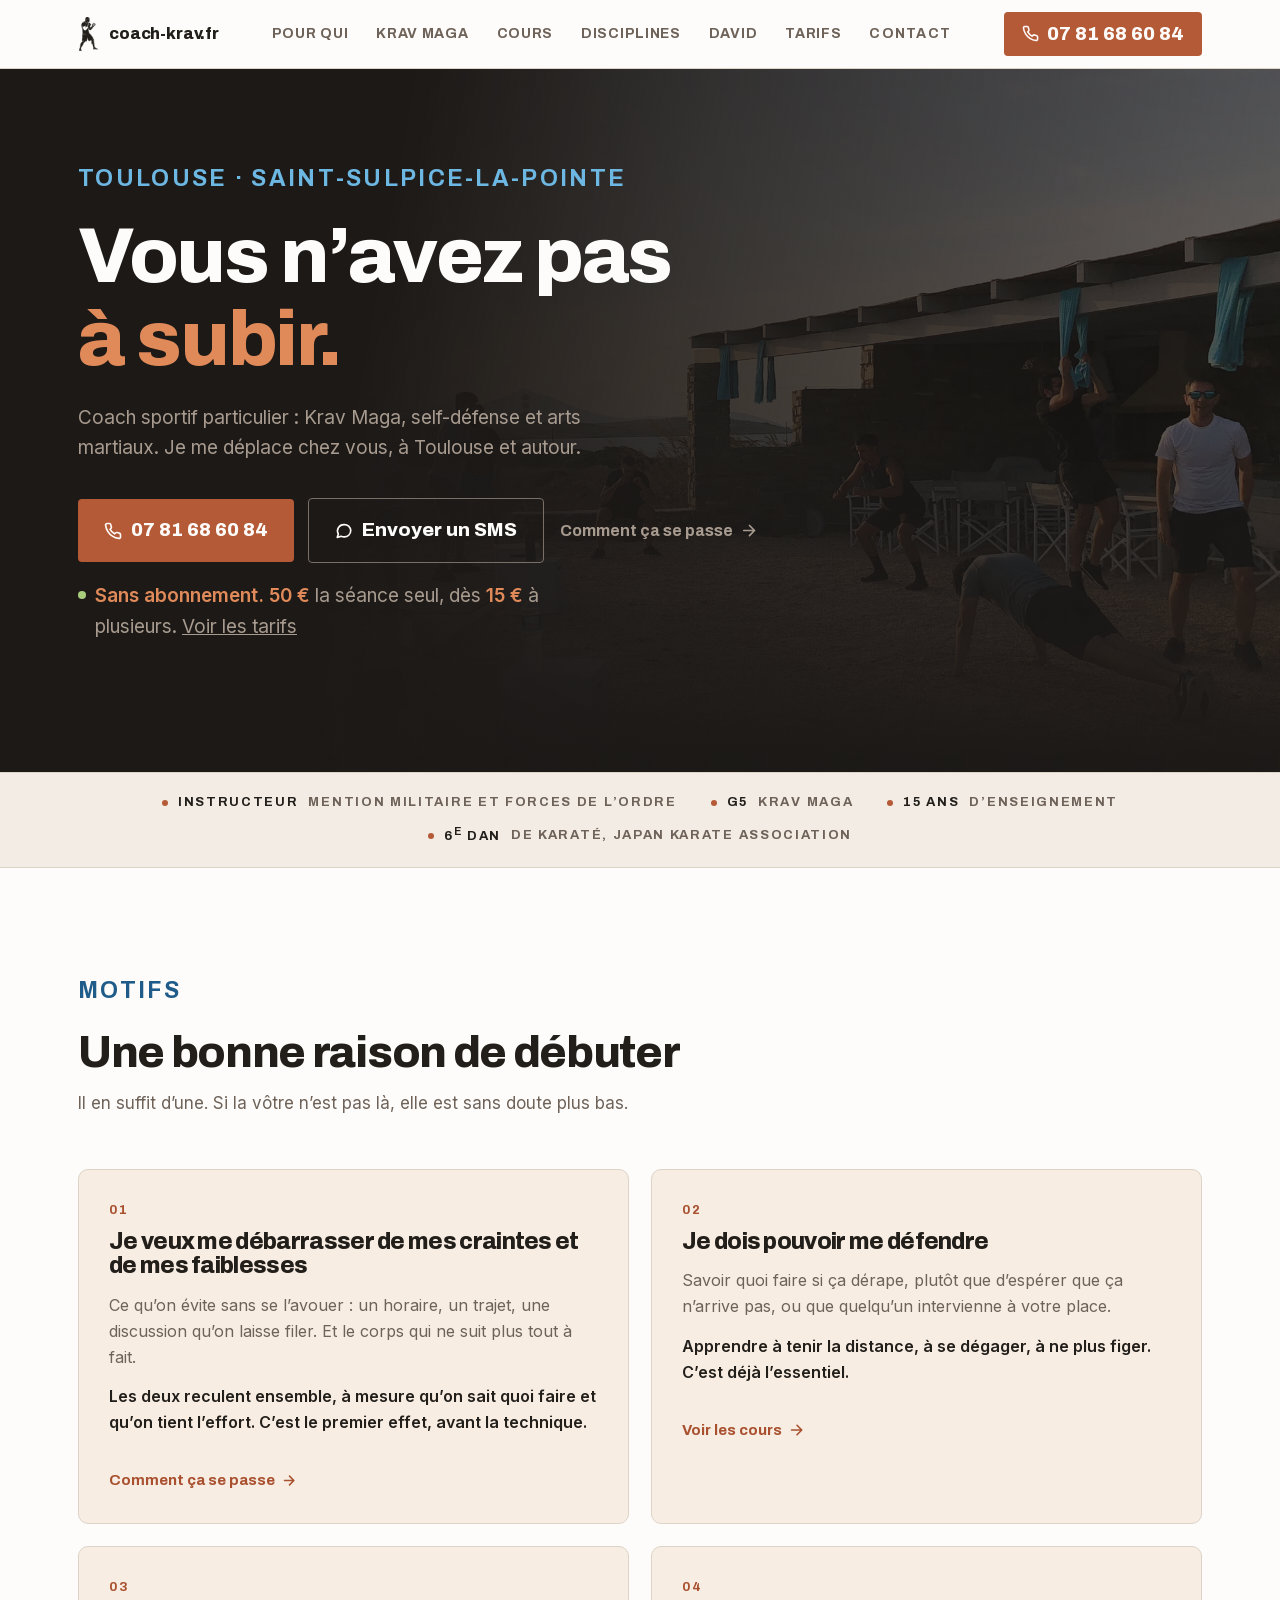
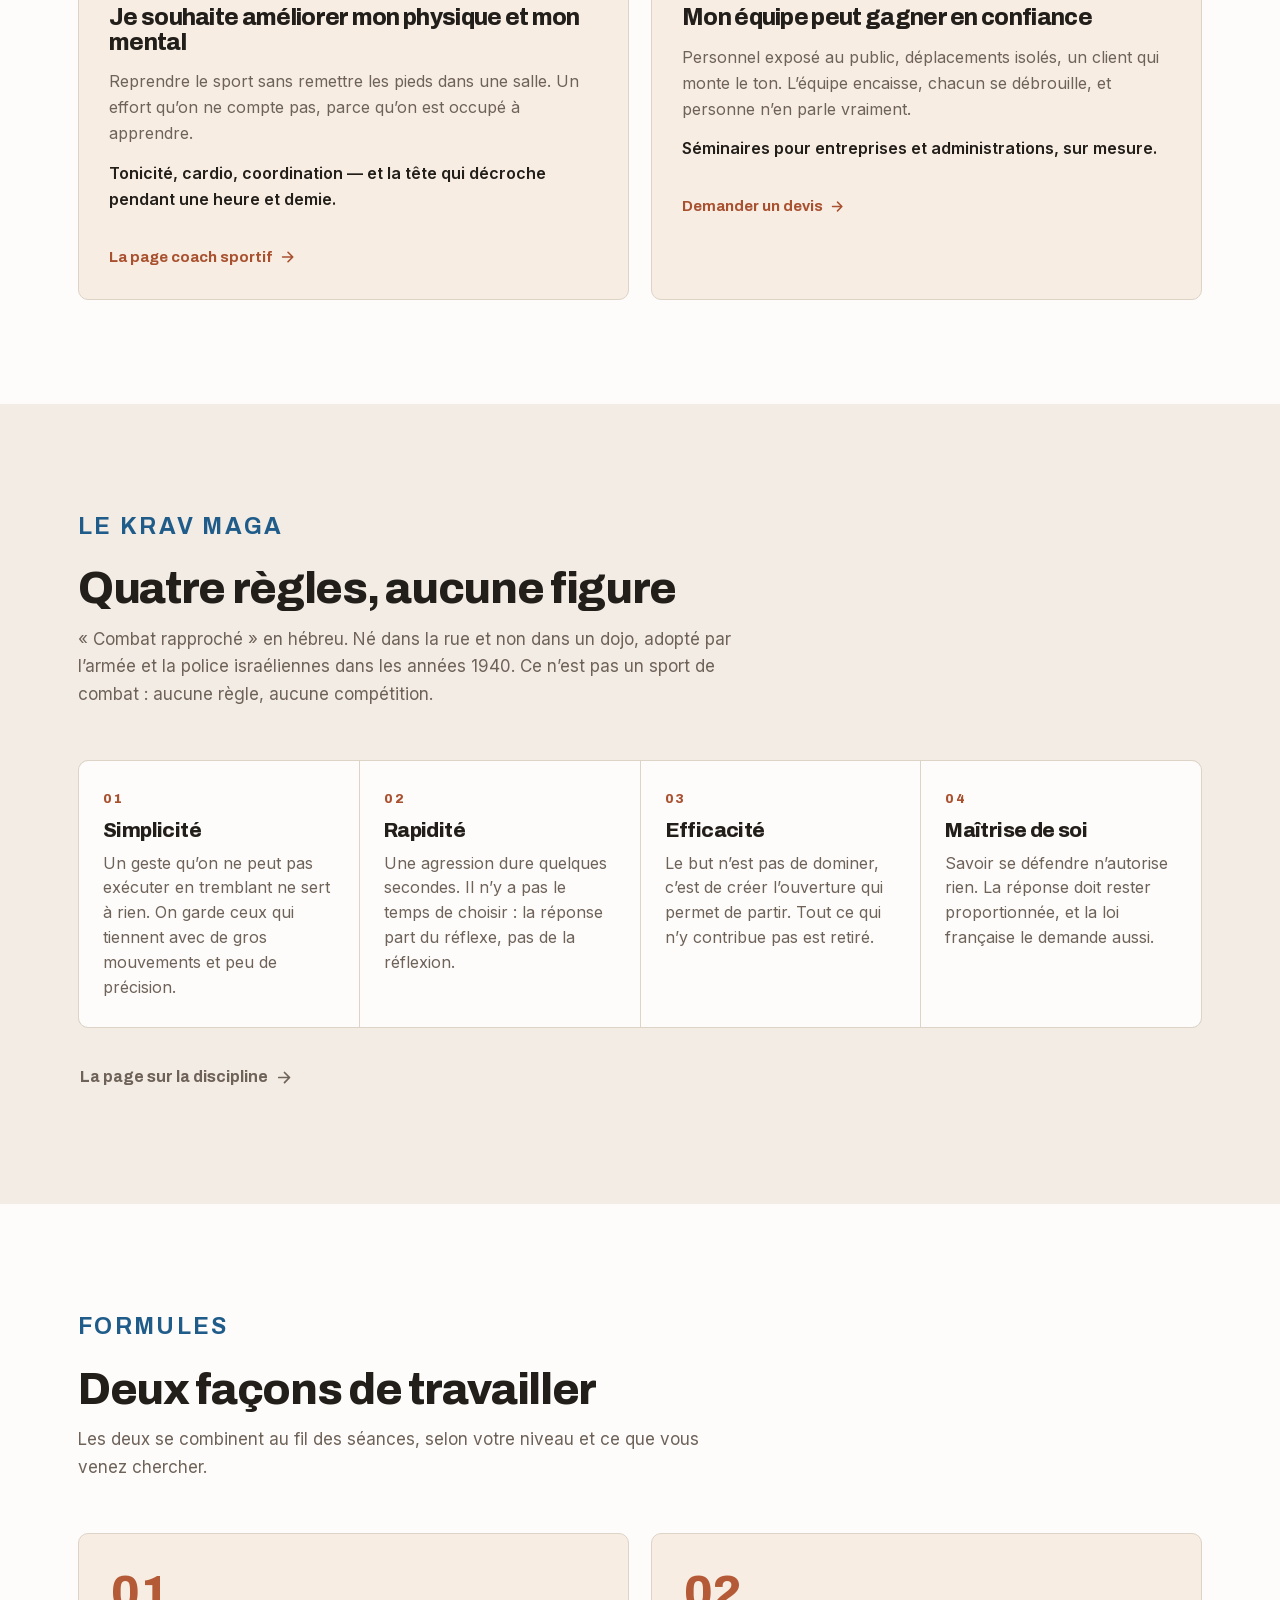
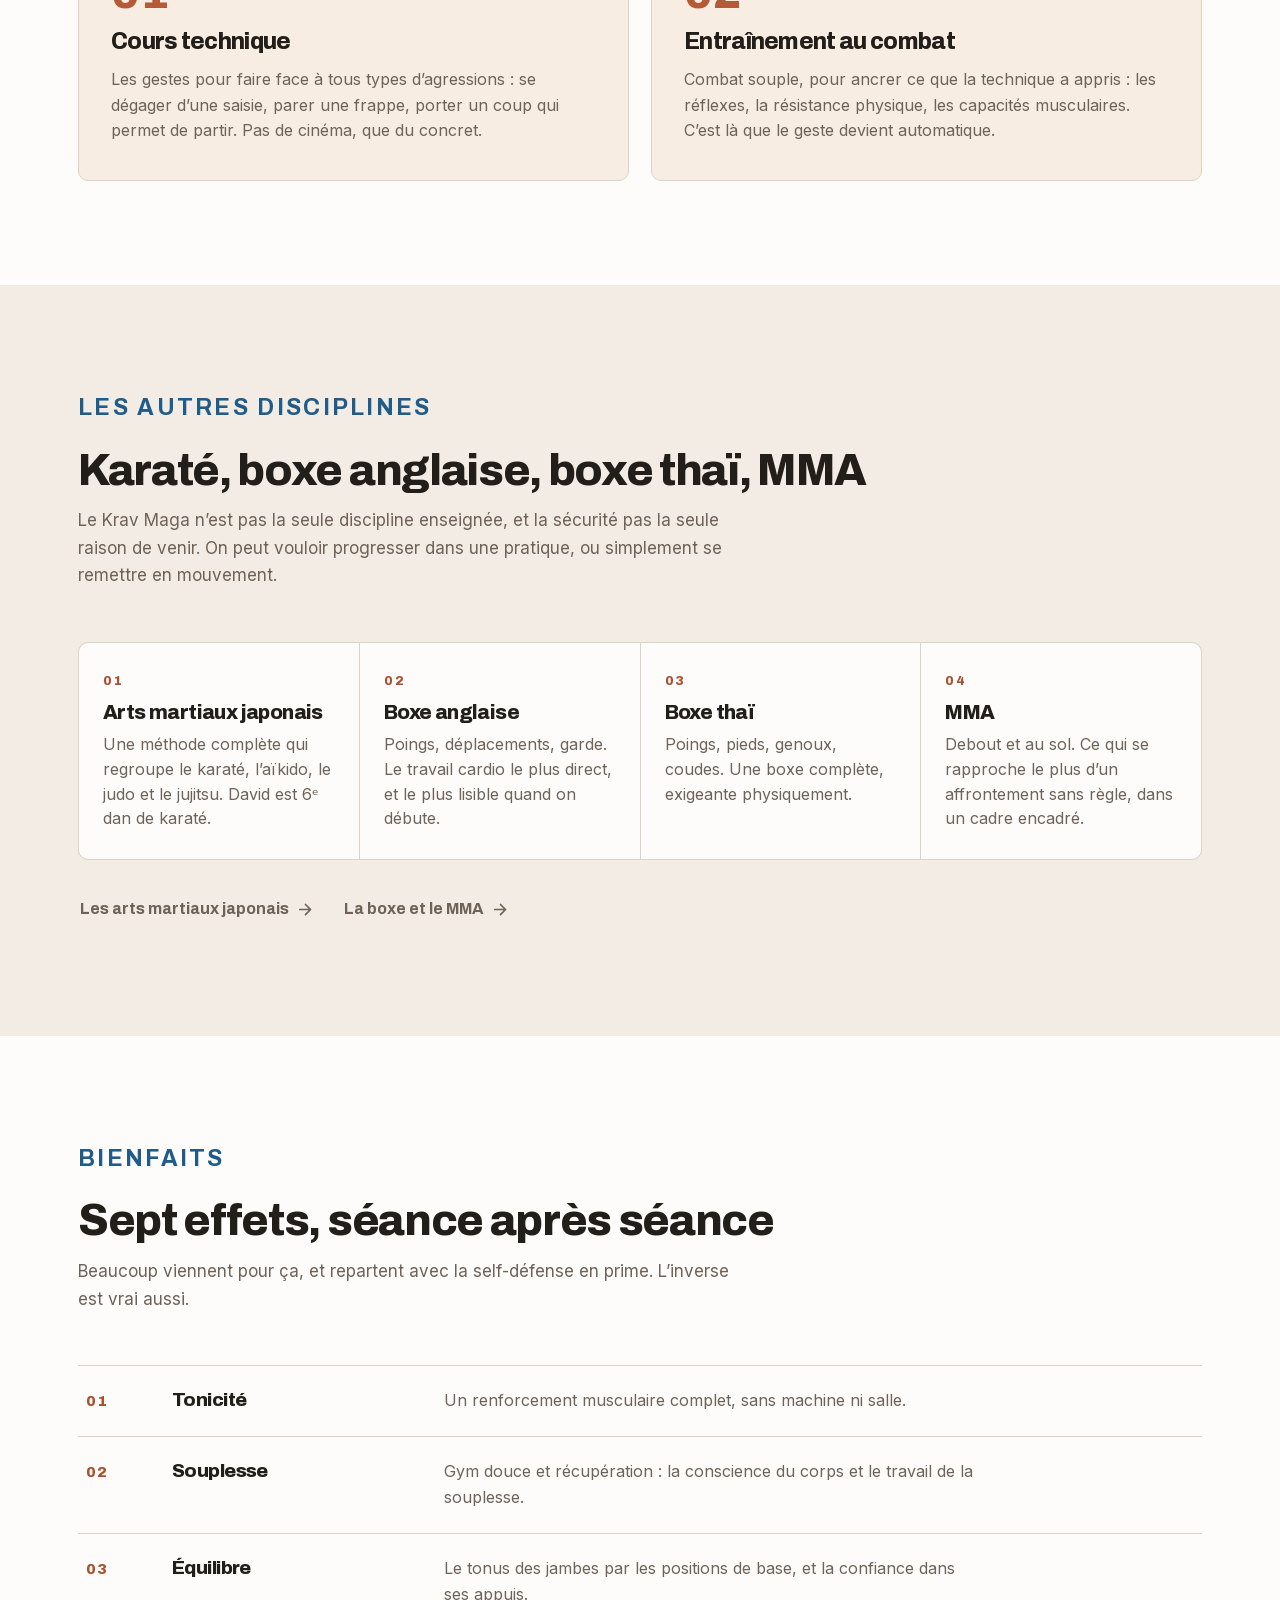
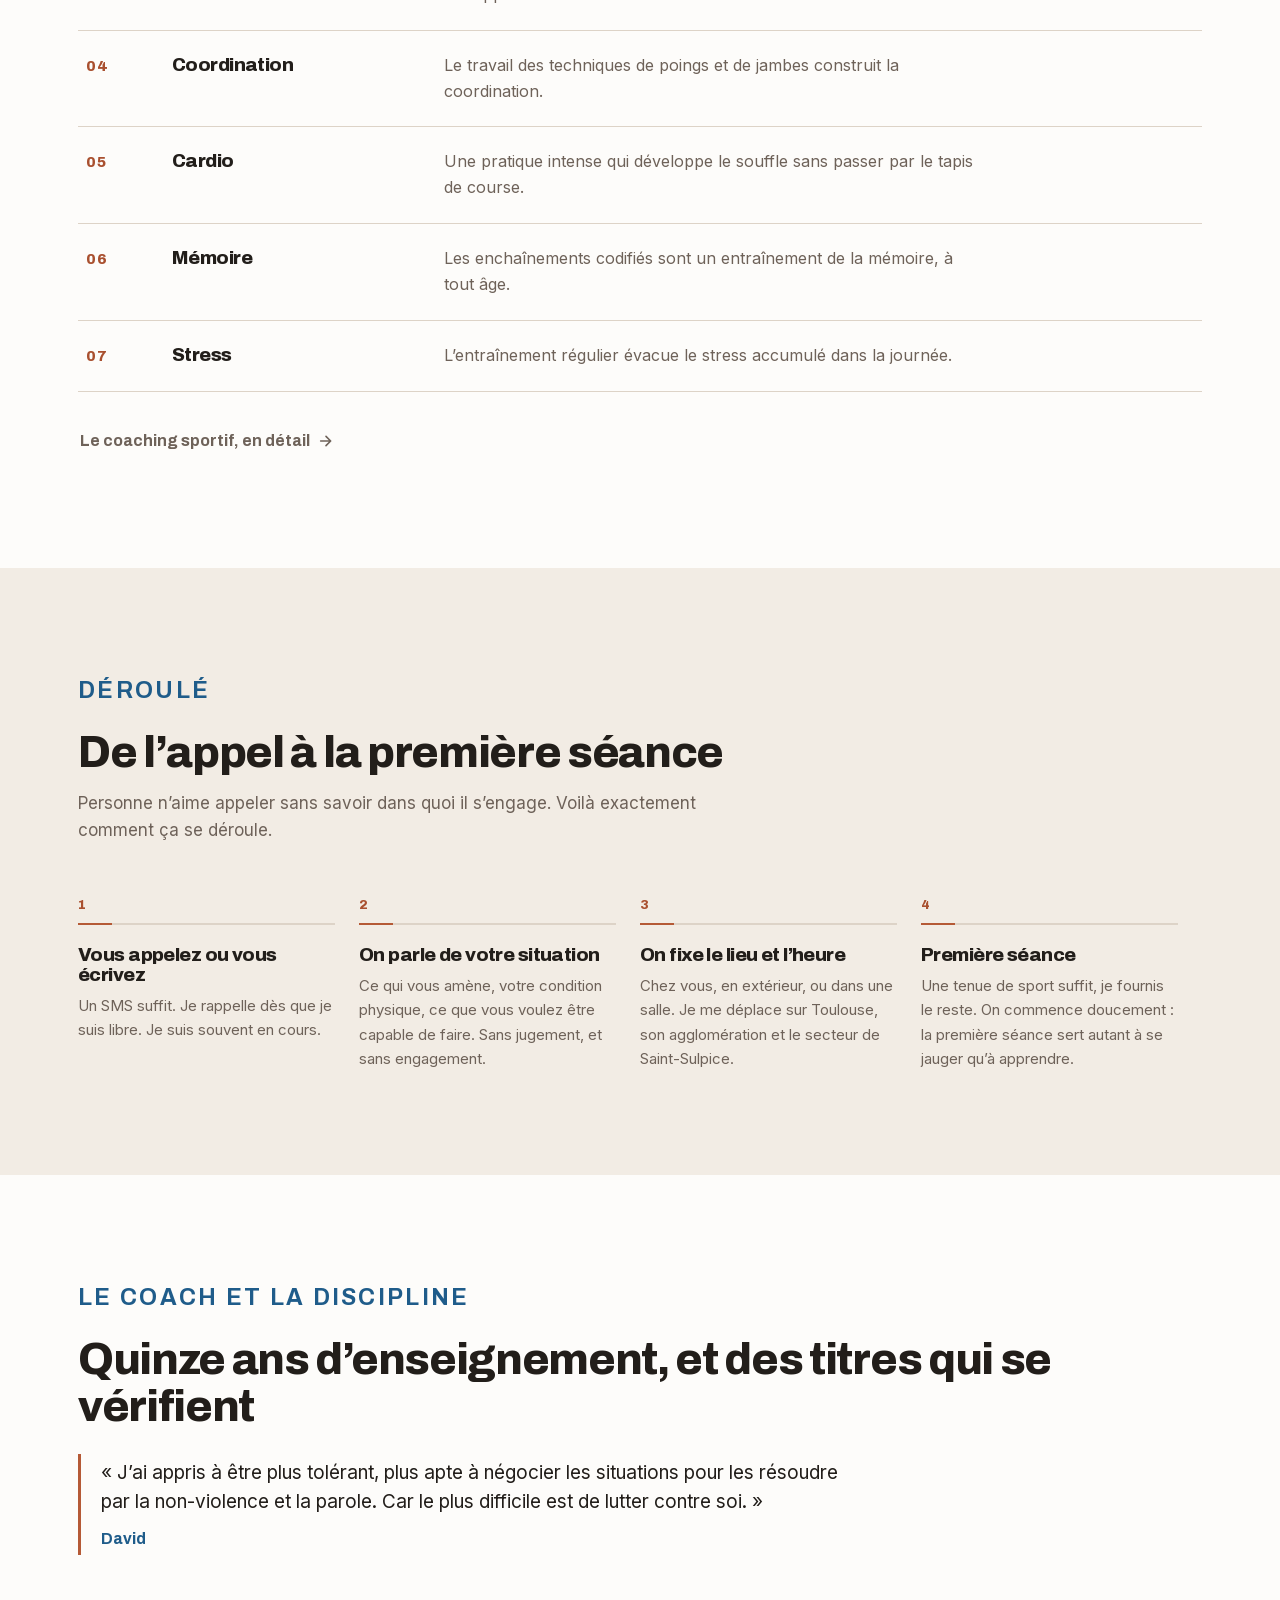
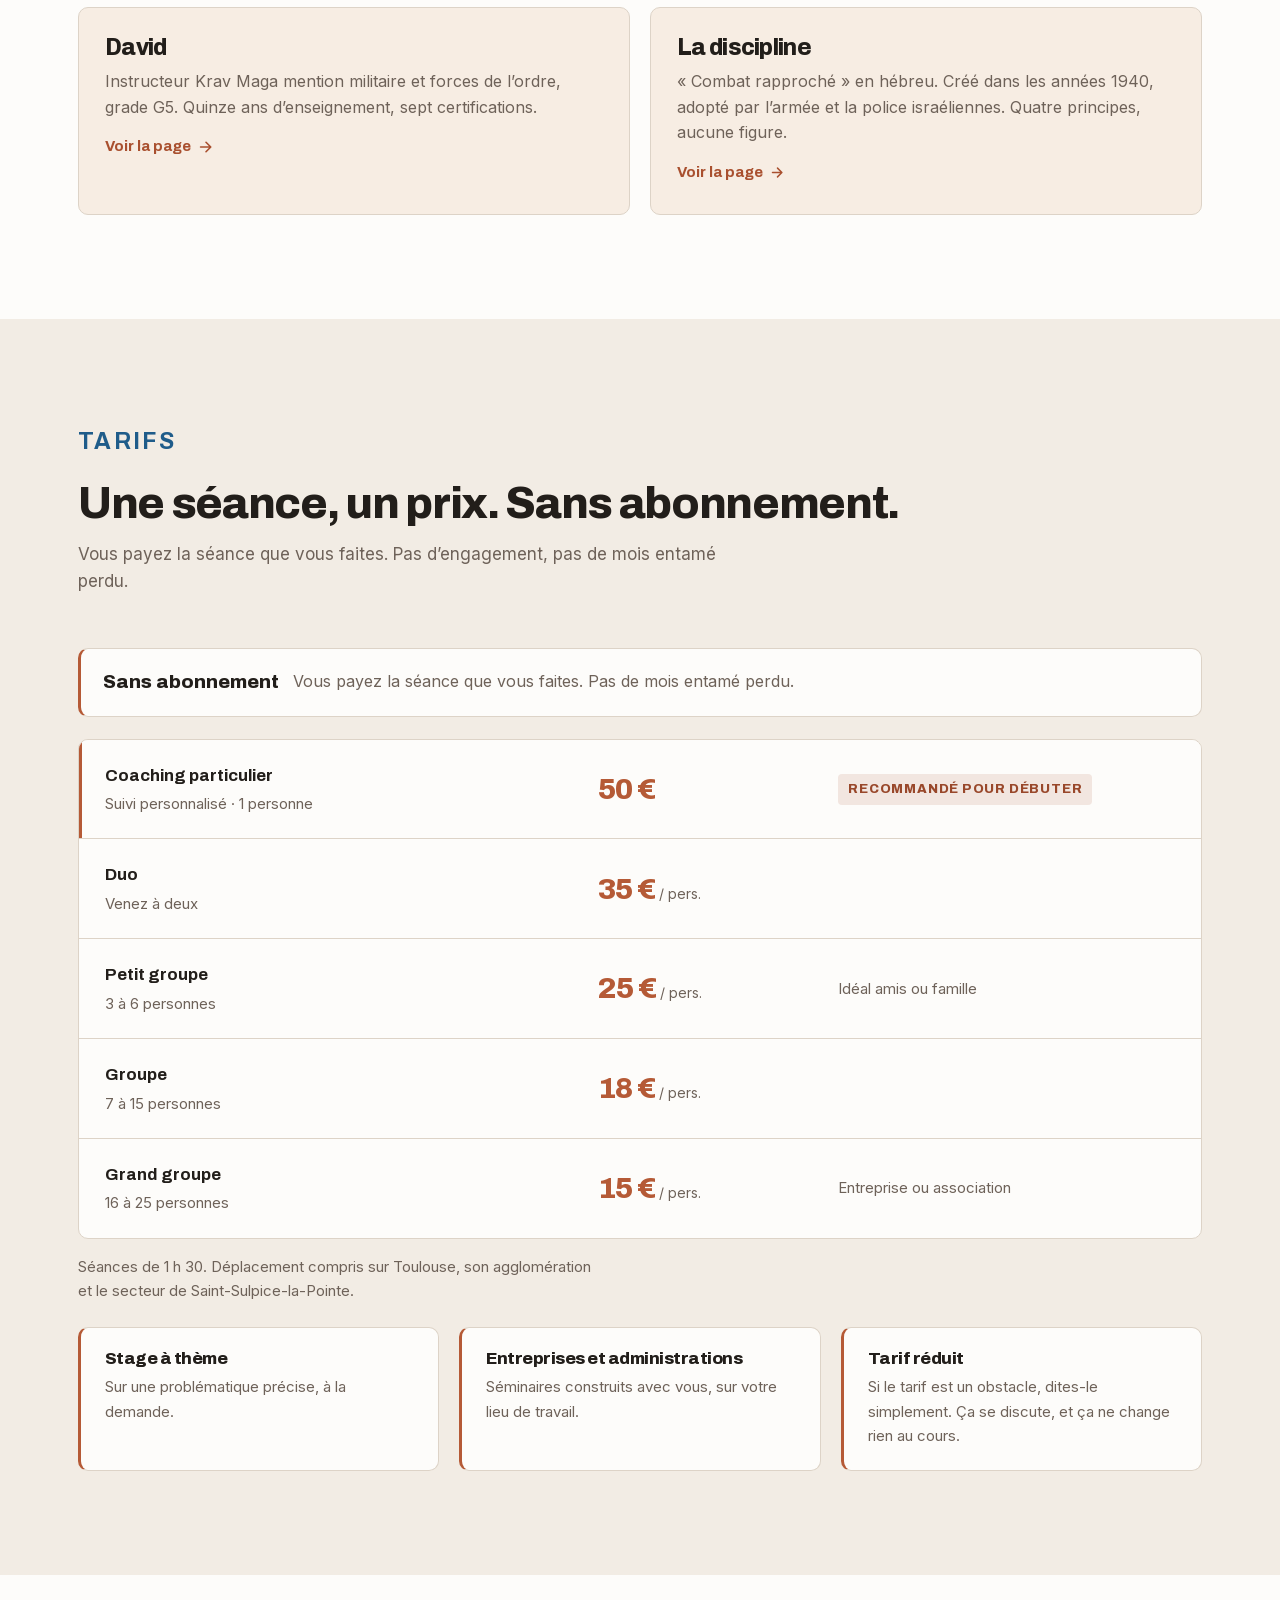
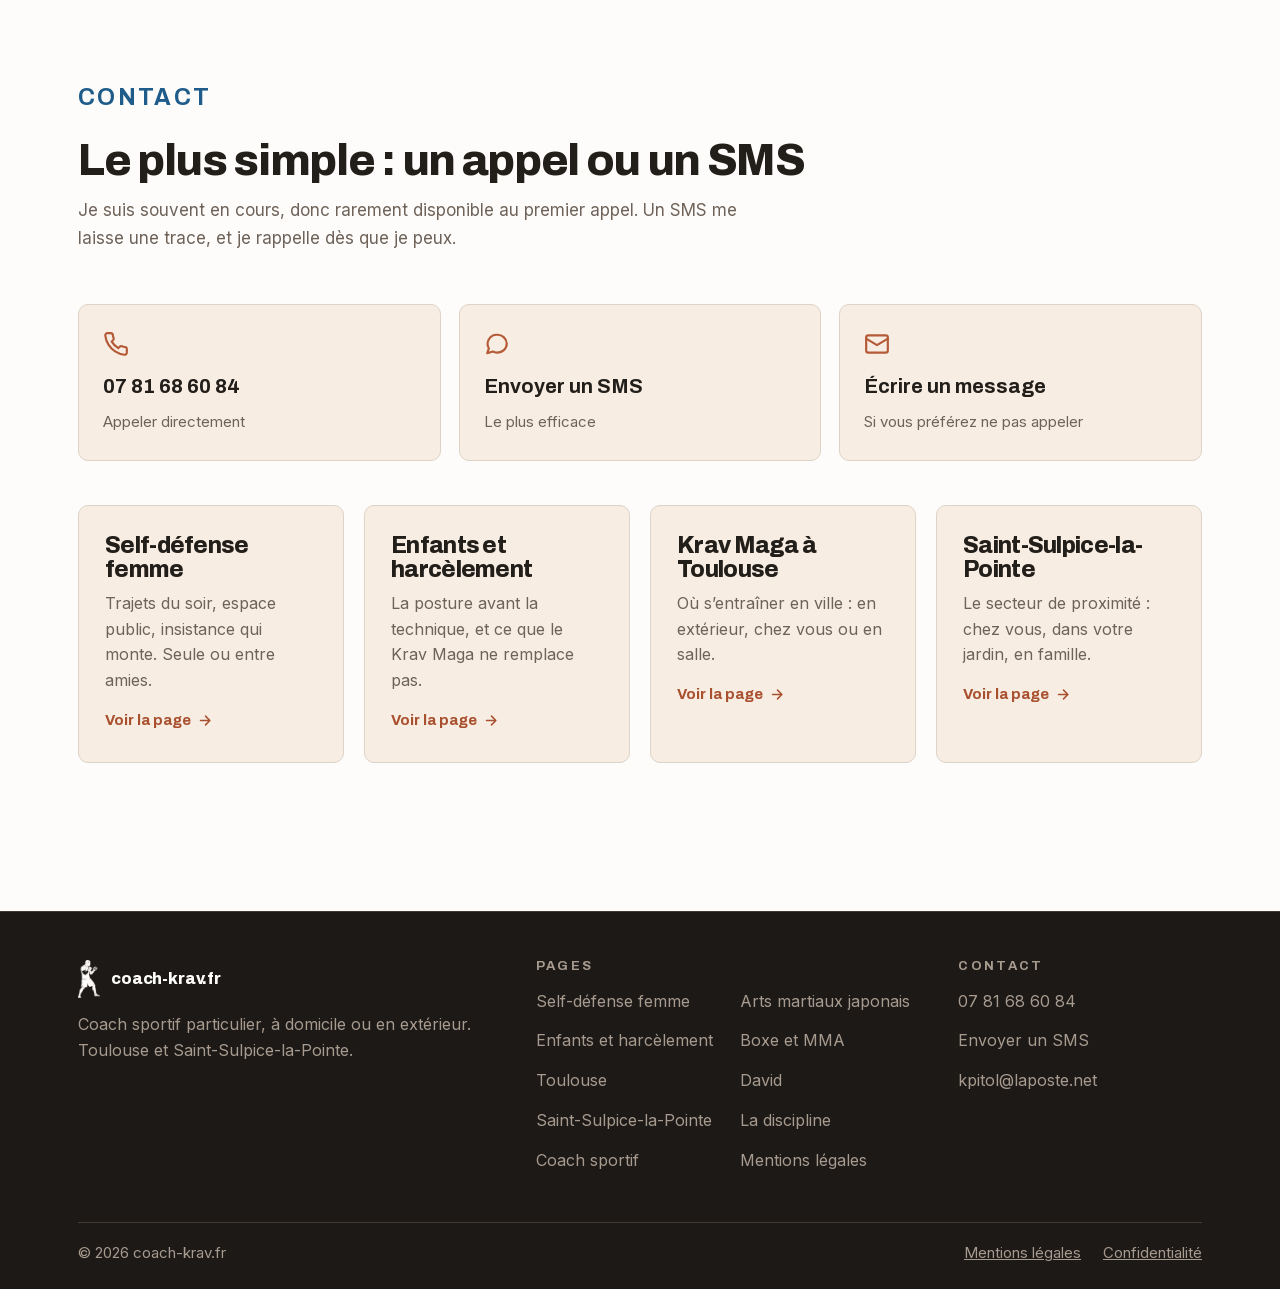
<file: index.html>
<!DOCTYPE html>
<html lang="fr">
<head>
<meta charset="UTF-8">
<meta name="viewport" content="width=device-width, initial-scale=1">
<title>Coach Krav Maga à Toulouse, self-défense à domicile</title>
<meta name="description" content="Coach sportif particulier à Toulouse : Krav Maga, self-défense, karaté, boxe et MMA. Quinze ans d’enseignement. À domicile ou en extérieur.">
<meta name="author" content="coach-krav.fr">
<meta name="robots" content="index, follow">
<meta name="color-scheme" content="light">
<meta name="theme-color" content="#FDFCFA">
<link rel="canonical" href="https://coach-krav.fr/">

<meta property="og:type" content="website">
<meta property="og:locale" content="fr_FR">
<meta property="og:site_name" content="coach-krav.fr">
<meta property="og:title" content="Coach Krav Maga à Toulouse, self-défense à domicile">
<meta property="og:description" content="Instructeur Krav Maga mention militaire et forces de l’ordre. Cours particuliers à Toulouse et Saint-Sulpice-la-Pointe, à domicile ou en extérieur. Aussi karaté, boxe et MMA.">
<meta property="og:url" content="https://coach-krav.fr/">
<meta property="og:image" content="https://coach-krav.fr/assets/cours-groupe-1400.jpg">
<meta property="og:image:width" content="1400">
<meta property="og:image:height" content="1050">
<meta property="og:image:alt" content="Cours collectif de Krav Maga en extérieur, en fin de journée">
<meta name="twitter:card" content="summary_large_image">

<link rel="icon" type="image/png" sizes="32x32" href="/assets/favicon-32.png">
<link rel="icon" type="image/png" sizes="16x16" href="/assets/favicon-16.png">
<link rel="apple-touch-icon" href="/assets/apple-touch-icon.png">
<link rel="manifest" href="/site.webmanifest">

<link rel="preload" as="style" href="/assets/site.css">
<link rel="preload" as="font" type="font/woff2" href="/assets/fonts/archivo-var.woff2" crossorigin>
<link rel="preload" as="font" type="font/woff2" href="/assets/fonts/inter-var.woff2" crossorigin>
<link rel="preload" as="image" href="/assets/cours-groupe-1200.webp" imagesrcset="/assets/cours-groupe-800.webp 800w, /assets/cours-groupe-1200.webp 1200w, /assets/cours-groupe-2000.webp 2000w" imagesizes="100vw" fetchpriority="high">

<style>@font-face{font-family:Archivo;src:url(/assets/fonts/archivo-var.woff2) format('woff2');font-weight:100 900;font-style:normal;font-display:swap}@font-face{font-family:InterVF;src:url(/assets/fonts/inter-var.woff2) format('woff2');font-weight:100 900;font-style:normal;font-display:swap}</style>
<link rel="stylesheet" href="/assets/site.css">

<script type="application/ld+json">
{
  "@context":"https://schema.org",
  "@type":"SportsActivityLocation",
  "name":"coach-krav.fr, Coach Krav Maga Toulouse",
  "description":"Coach particulier de Krav Maga, self-défense et sports de combat. Cours à domicile, en extérieur ou en salle, sur Toulouse et Saint-Sulpice-la-Pointe.",
  "url":"https://coach-krav.fr/",
  "image":"https://coach-krav.fr/assets/cours-groupe-1400.jpg",
  "telephone":"+33781686084",
  "priceRange":"15€ - 50€",
  "currenciesAccepted":"EUR",
  "address":{"@type":"PostalAddress","addressLocality":"Saint-Sulpice-la-Pointe","postalCode":"81370","addressRegion":"Occitanie","addressCountry":"FR"},
  "areaServed":[
    {"@type":"City","name":"Toulouse"},
    {"@type":"City","name":"Saint-Sulpice-la-Pointe"},
    {"@type":"AdministrativeArea","name":"Haute-Garonne"},
    {"@type":"AdministrativeArea","name":"Tarn"}
  ],
  "sport":["Krav Maga","Self-défense","Karaté","Aïkido","Judo","Jujitsu","Boxe anglaise","Boxe thaïlandaise","Arts martiaux mixtes","Savate"],
  "makesOffer":[
    {"@type":"Offer","name":"Cours particulier","price":"50","priceCurrency":"EUR"},
    {"@type":"Offer","name":"Cours à deux","price":"35","priceCurrency":"EUR"},
    {"@type":"Offer","name":"Petit groupe, 3 à 6 personnes","price":"25","priceCurrency":"EUR"}
  ]
}
</script>
</head>
<body>

<a class="skip" href="#contenu">Aller au contenu</a>

<header id="tete">
  <div class="wrap tete">
    <a class="marque" href="#haut" aria-label="coach-krav.fr, accueil">
      <span class="marque-glyphe" aria-hidden="true"></span>
      <span>coach-krav.fr</span>
    </a>
    <nav class="nav" id="menu" aria-label="Navigation principale">
      <a href="#situations">Pour qui</a>
      <a href="#krav-maga">Krav Maga</a>
      <a href="#formules">Cours</a>
      <a href="#disciplines">Disciplines</a>
      <a href="/le-coach/">David</a>
      <a href="#tarifs">Tarifs</a>
      <button type="button" class="nav-bouton" data-ouvre="ecrire">Contact</button>
    </nav>
    <a class="tel-tete" href="tel:+33781686084">
      <svg viewBox="0 0 24 24" fill="none" stroke="currentColor" stroke-width="2.2" stroke-linecap="round" aria-hidden="true" style="width:17px;height:17px"><path d="M22 16.9v3a2 2 0 0 1-2.2 2 19.8 19.8 0 0 1-8.6-3.1 19.5 19.5 0 0 1-6-6A19.8 19.8 0 0 1 2.1 4.2 2 2 0 0 1 4.1 2h3a2 2 0 0 1 2 1.7c.1.9.3 1.8.7 2.7a2 2 0 0 1-.5 2.1L8.1 9.8a16 16 0 0 0 6 6l1.3-1.2a2 2 0 0 1 2.1-.5c.9.4 1.8.6 2.7.7a2 2 0 0 1 1.8 2.1z"/></svg>
      07 81 68 60 84
    </a>
    <button class="burger" id="burger" aria-label="Ouvrir le menu" aria-expanded="false" aria-controls="menu">
      <svg viewBox="0 0 24 24" fill="none" stroke="currentColor" stroke-width="2.2" stroke-linecap="round" aria-hidden="true"><path d="M3 6h18M3 12h18M3 18h18"/></svg>
    </button>
  </div>
</header>

<main id="contenu">

<section class="hero" id="haut">
  <div class="hero-photo">
    <picture>
      <source type="image/webp" srcset="/assets/cours-groupe-800.webp 800w, /assets/cours-groupe-1200.webp 1200w, /assets/cours-groupe-2000.webp 2000w" sizes="100vw">
      <img src="/assets/cours-groupe-1400.jpg" srcset="/assets/cours-groupe-800.jpg 800w, /assets/cours-groupe-1400.jpg 1400w" sizes="100vw" alt="Cours collectif de Krav Maga en extérieur, en fin de journée" width="1400" height="1050" fetchpriority="high">
    </picture>
  </div>
  <div class="hero-voile"></div>
  <div class="wrap">
    <div class="hero-in">
      <p class="eyebrow">Toulouse · Saint-Sulpice-la-Pointe</p>
      <h1>Vous n’avez pas<em>à subir.</em></h1>
      <p>Coach sportif particulier : Krav Maga, self-défense et arts martiaux. Je me déplace chez vous, à Toulouse et autour.</p>
      <div class="actes">
        <a class="btn btn-1" href="tel:+33781686084">
          <svg viewBox="0 0 24 24" fill="none" stroke="currentColor" stroke-width="2.2" stroke-linecap="round" aria-hidden="true"><path d="M22 16.9v3a2 2 0 0 1-2.2 2 19.8 19.8 0 0 1-8.6-3.1 19.5 19.5 0 0 1-6-6A19.8 19.8 0 0 1 2.1 4.2 2 2 0 0 1 4.1 2h3a2 2 0 0 1 2 1.7c.1.9.3 1.8.7 2.7a2 2 0 0 1-.5 2.1L8.1 9.8a16 16 0 0 0 6 6l1.3-1.2a2 2 0 0 1 2.1-.5c.9.4 1.8.6 2.7.7a2 2 0 0 1 1.8 2.1z"/></svg>
          07 81 68 60 84
        </a>
        <a class="btn btn-2" href="sms:+33781686084?&amp;body=Bonjour, je souhaite des informations sur les cours.">
          <svg viewBox="0 0 24 24" fill="none" stroke="currentColor" stroke-width="2.2" stroke-linecap="round" stroke-linejoin="round" aria-hidden="true"><path d="M21 11.5a8.4 8.4 0 0 1-9 8.4 8.9 8.9 0 0 1-3.9-.9L3 20.5l1.5-4.4A8.4 8.4 0 0 1 12 3.5a8.4 8.4 0 0 1 9 8z"/></svg>
          Envoyer un SMS
        </a>
        <a class="lien-doux" href="#deroule">Comment ça se passe<span aria-hidden="true"></span></a>
      </div>
      <p class="note"><span><b>Sans abonnement.</b> <b>50 €</b> la séance seul, dès <b>15 €</b> à plusieurs. <a href="#tarifs">Voir les tarifs</a></span></p>
    </div>
  </div>
</section>

<div class="preuve">
  <div class="wrap">
    <ul>
      <li><b>Instructeur</b> mention militaire et forces de l’ordre</li>
      <li><b>G5</b> Krav Maga</li>
      <li><b>15 ans</b> d’enseignement</li>
      <li><b>6<sup>e</sup> dan</b> de karaté, Japan Karate Association</li>
    </ul>
  </div>
</div>

<nav class="rail" aria-label="Sections de la page">
  <a href="#situations">Pour qui</a>
  <a href="#krav-maga">Krav Maga</a>
  <a href="#formules">Cours</a>
  <a href="#disciplines">Disciplines</a>
  <a href="#bienfaits">Bienfaits</a>
  <a href="#deroule">Déroulé</a>
  <a href="#fond">David</a>
  <a href="#tarifs">Tarifs</a>
  <a href="#contact">Contact</a>
</nav>

<section class="sec" id="situations">
  <div class="wrap">
    <div class="head monte">
      <p class="eyebrow">Motifs</p>
      <h2>Une bonne raison de débuter</h2>
      <p class="lead">Il en suffit d’une. Si la vôtre n’est pas là, elle est sans doute plus bas.</p>
    </div>
    <div class="motifs">
      <details class="sit monte" open>
        <summary><h3><span class="sit-n">01</span>Je veux me débarrasser de mes craintes et de mes faiblesses</h3></summary>
        <p>Ce qu’on évite sans se l’avouer : un horaire, un trajet, une discussion qu’on laisse filer. Et le corps qui ne suit plus tout à fait.</p>
        <p class="rep">Les deux reculent ensemble, à mesure qu’on sait quoi faire et qu’on tient l’effort. C’est le premier effet, avant la technique.</p>
        <a class="go" href="#deroule">Comment ça se passe</a>
      </details>
      <details class="sit monte" open>
        <summary><h3><span class="sit-n">02</span>Je dois pouvoir me défendre</h3></summary>
        <p>Savoir quoi faire si ça dérape, plutôt que d’espérer que ça n’arrive pas, ou que quelqu’un intervienne à votre place.</p>
        <p class="rep">Apprendre à tenir la distance, à se dégager, à ne plus figer. C’est déjà l’essentiel.</p>
        <a class="go" href="#formules">Voir les cours</a>
      </details>
      <details class="sit monte" open>
        <summary><h3><span class="sit-n">03</span>Je souhaite améliorer mon physique et mon mental</h3></summary>
        <p>Reprendre le sport sans remettre les pieds dans une salle. Un effort qu’on ne compte pas, parce qu’on est occupé à apprendre.</p>
        <p class="rep">Tonicité, cardio, coordination — et la tête qui décroche pendant une heure et demie.</p>
        <a class="go" href="/coach-sportif/">La page coach sportif</a>
      </details>
      <details class="sit monte" open>
        <summary><h3><span class="sit-n">04</span>Mon équipe peut gagner en confiance</h3></summary>
        <p>Personnel exposé au public, déplacements isolés, un client qui monte le ton. L’équipe encaisse, chacun se débrouille, et personne n’en parle vraiment.</p>
        <p class="rep">Séminaires pour entreprises et administrations, sur mesure.</p>
        <a class="go" href="#contact">Demander un devis</a>
      </details>
    </div>
  </div>
</section>

<section class="sec sec--pierre" id="krav-maga">
  <div class="wrap">
    <div class="head monte">
      <p class="eyebrow">Le Krav Maga</p>
      <h2>Quatre règles, aucune figure</h2>
      <p class="lead">« Combat rapproché » en hébreu. Né dans la rue et non dans un dojo, adopté par l’armée et la police israéliennes dans les années 1940. Ce n’est pas un sport de combat : aucune règle, aucune compétition.</p>
    </div>
    <div class="princ monte">
      <div>
        <p class="n">01</p><h3>Simplicité</h3>
        <p>Un geste qu’on ne peut pas exécuter en tremblant ne sert à rien. On garde ceux qui tiennent avec de gros mouvements et peu de précision.</p>
      </div>
      <div>
        <p class="n">02</p><h3>Rapidité</h3>
        <p>Une agression dure quelques secondes. Il n’y a pas le temps de choisir : la réponse part du réflexe, pas de la réflexion.</p>
      </div>
      <div>
        <p class="n">03</p><h3>Efficacité</h3>
        <p>Le but n’est pas de dominer, c’est de créer l’ouverture qui permet de partir. Tout ce qui n’y contribue pas est retiré.</p>
      </div>
      <div>
        <p class="n">04</p><h3>Maîtrise de soi</h3>
        <p>Savoir se défendre n’autorise rien. La réponse doit rester proportionnée, et la loi française le demande aussi.</p>
      </div>
    </div>
    <div class="apres-grille">
      <a class="lien-doux" href="/la-discipline/">La page sur la discipline<span aria-hidden="true"></span></a>
    </div>
  </div>
</section>

<section class="sec" id="formules">
  <div class="wrap">
    <div class="head monte">
      <p class="eyebrow">Formules</p>
      <h2>Deux façons de travailler</h2>
      <p class="lead">Les deux se combinent au fil des séances, selon votre niveau et ce que vous venez chercher.</p>
    </div>
    <div class="duo">
      <article class="form-c monte">
        <p class="n">01</p>
        <h3>Cours technique</h3>
        <p>Les gestes pour faire face à tous types d’agressions : se dégager d’une saisie, parer une frappe, porter un coup qui permet de partir. Pas de cinéma, que du concret.</p>
      </article>
      <article class="form-c monte">
        <p class="n">02</p>
        <h3>Entraînement au combat</h3>
        <p>Combat souple, pour ancrer ce que la technique a appris : les réflexes, la résistance physique, les capacités musculaires. C’est là que le geste devient automatique.</p>
      </article>
    </div>
  </div>
</section>

<section class="sec sec--pierre" id="disciplines">
  <div class="wrap">
    <div class="head monte">
      <p class="eyebrow">Les autres disciplines</p>
      <h2>Karaté, boxe anglaise, boxe thaï, MMA</h2>
      <p class="lead">Le Krav Maga n’est pas la seule discipline enseignée, et la sécurité pas la seule raison de venir. On peut vouloir progresser dans une pratique, ou simplement se remettre en mouvement.</p>
    </div>
    <div class="princ monte">
      <div>
        <p class="n">01</p><h3>Arts martiaux japonais</h3>
        <p>Une méthode complète qui regroupe le karaté, l’aïkido, le judo et le jujitsu. David est 6ᵉ dan de karaté.</p>
      </div>
      <div>
        <p class="n">02</p><h3>Boxe anglaise</h3>
        <p>Poings, déplacements, garde. Le travail cardio le plus direct, et le plus lisible quand on débute.</p>
      </div>
      <div>
        <p class="n">03</p><h3>Boxe thaï</h3>
        <p>Poings, pieds, genoux, coudes. Une boxe complète, exigeante physiquement.</p>
      </div>
      <div>
        <p class="n">04</p><h3>MMA</h3>
        <p>Debout et au sol. Ce qui se rapproche le plus d’un affrontement sans règle, dans un cadre encadré.</p>
      </div>
    </div>
    <div class="apres-grille">
      <a class="lien-doux" href="/arts-martiaux/">Les arts martiaux japonais<span aria-hidden="true"></span></a>
      <a class="lien-doux" href="/boxe-et-mma/">La boxe et le MMA<span aria-hidden="true"></span></a>
    </div>
  </div>
</section>

<section class="sec" id="bienfaits">
  <div class="wrap">
    <div class="head monte">
      <p class="eyebrow">Bienfaits</p>
      <h2>Sept effets, séance après séance</h2>
      <p class="lead">Beaucoup viennent pour ça, et repartent avec la self-défense en prime. L’inverse est vrai aussi.</p>
    </div>
    <div class="bloc-deplie">
    <ul class="bien monte" id="liste-bienfaits">
      <li><span class="num">01</span><h3>Tonicité</h3><p>Un renforcement musculaire complet, sans machine ni salle.</p></li>
      <li><span class="num">02</span><h3>Souplesse</h3><p>Gym douce et récupération : la conscience du corps et le travail de la souplesse.</p></li>
      <li><span class="num">03</span><h3>Équilibre</h3><p>Le tonus des jambes par les positions de base, et la confiance dans ses appuis.</p></li>
      <li><span class="num">04</span><h3>Coordination</h3><p>Le travail des techniques de poings et de jambes construit la coordination.</p></li>
      <li><span class="num">05</span><h3>Cardio</h3><p>Une pratique intense qui développe le souffle sans passer par le tapis de course.</p></li>
      <li><span class="num">06</span><h3>Mémoire</h3><p>Les enchaînements codifiés sont un entraînement de la mémoire, à tout âge.</p></li>
      <li><span class="num">07</span><h3>Stress</h3><p>L’entraînement régulier évacue le stress accumulé dans la journée.</p></li>
    </ul>
    <button type="button" class="deplier" data-nom="bienfaits" data-deplie="liste-bienfaits" data-garde="3" aria-expanded="false" aria-controls="liste-bienfaits" hidden></button>
    <div class="apres-grille">
      <a class="lien-doux" href="/coach-sportif/">Le coaching sportif, en détail<span aria-hidden="true"></span></a>
    </div>
    </div>
  </div>
</section>

<section class="sec sec--pierre" id="deroule">
  <div class="wrap">
    <div class="head monte">
      <p class="eyebrow">Déroulé</p>
      <h2>De l’appel à la première séance</h2>
      <p class="lead">Personne n’aime appeler sans savoir dans quoi il s’engage. Voilà exactement comment ça se déroule.</p>
    </div>
    <ol class="pas monte">
      <li>
        <h3>Vous appelez ou vous écrivez</h3>
        <div class="barre"></div>
        <p>Un SMS suffit. Je rappelle dès que je suis libre. Je suis souvent en cours.</p>
      </li>
      <li>
        <h3>On parle de votre situation</h3>
        <div class="barre"></div>
        <p>Ce qui vous amène, votre condition physique, ce que vous voulez être capable de faire. Sans jugement, et sans engagement.</p>
      </li>
      <li>
        <h3>On fixe le lieu et l’heure</h3>
        <div class="barre"></div>
        <p>Chez vous, en extérieur, ou dans une salle. Je me déplace sur Toulouse, son agglomération et le secteur de Saint-Sulpice.</p>
      </li>
      <li>
        <h3>Première séance</h3>
        <div class="barre"></div>
        <p>Une tenue de sport suffit, je fournis le reste. On commence doucement : la première séance sert autant à se jauger qu’à apprendre.</p>
      </li>
    </ol>
  </div>
</section>

<section class="sec" id="fond">
  <div class="wrap">
    <div class="head monte">
      <p class="eyebrow">Le coach et la discipline</p>
      <h2>Quinze ans d’enseignement, et des titres qui se vérifient</h2>
      <blockquote>« J’ai appris à être plus tolérant, plus apte à négocier les situations pour les résoudre par la non-violence et la parole. Car le plus difficile est de lutter contre soi. »<cite>David</cite></blockquote>
    </div>
    <div class="renvois monte">
      <a class="renvoi" href="/le-coach/">
        <h3>David</h3>
        <p>Instructeur Krav Maga mention militaire et forces de l’ordre, grade G5. Quinze ans d’enseignement, sept certifications.</p>
        <span>Voir la page</span>
      </a>
      <a class="renvoi" href="/la-discipline/">
        <h3>La discipline</h3>
        <p>« Combat rapproché » en hébreu. Créé dans les années 1940, adopté par l’armée et la police israéliennes. Quatre principes, aucune figure.</p>
        <span>Voir la page</span>
      </a>
    </div>
  </div>
</section>

<section class="sec sec--pierre" id="tarifs">
  <div class="wrap">
    <div class="head monte">
      <p class="eyebrow">Tarifs</p>
      <h2>Une séance, un prix. Sans abonnement.</h2>
      <p class="lead">Vous payez la séance que vous faites. Pas d’engagement, pas de mois entamé perdu.</p>
    </div>
    <div class="offre monte">
      <b>Sans abonnement</b>
      <span>Vous payez la séance que vous faites. Pas de mois entamé perdu.</span>
    </div>
    <div class="tarifs monte">
      <div class="l l--phare">
        <div><p class="t">Coaching particulier</p><p class="d">Suivi personnalisé · 1 personne</p></div>
        <p class="p">50 €</p>
        <p class="m"><span class="ecusson">Recommandé pour débuter</span></p>
      </div>
      <div class="l">
        <div><p class="t">Duo</p><p class="d">Venez à deux</p></div>
        <p class="p">35 €<small> / pers.</small></p>
        <p class="m"></p>
      </div>
      <div class="l">
        <div><p class="t">Petit groupe</p><p class="d">3 à 6 personnes</p></div>
        <p class="p">25 €<small> / pers.</small></p>
        <p class="m">Idéal amis ou famille</p>
      </div>
      <div class="l">
        <div><p class="t">Groupe</p><p class="d">7 à 15 personnes</p></div>
        <p class="p">18 €<small> / pers.</small></p>
        <p class="m"></p>
      </div>
      <div class="l">
        <div><p class="t">Grand groupe</p><p class="d">16 à 25 personnes</p></div>
        <p class="p">15 €<small> / pers.</small></p>
        <p class="m">Entreprise ou association</p>
      </div>
    </div>
    <p class="duree">Séances de 1 h 30. Déplacement compris sur Toulouse, son agglomération et le secteur de Saint-Sulpice-la-Pointe.</p>
    <div class="extras monte">
      <div><h3>Stage à thème</h3><p>Sur une problématique précise, à la demande.</p></div>
      <div><h3>Entreprises et administrations</h3><p>Séminaires construits avec vous, sur votre lieu de travail.</p></div>
      <div><h3>Tarif réduit</h3><p>Si le tarif est un obstacle, dites-le simplement. Ça se discute, et ça ne change rien au cours.</p></div>
    </div>
  </div>
</section>

<section class="sec" id="contact">
  <div class="wrap">
    <div class="head monte">
      <p class="eyebrow">Contact</p>
      <h2>Le plus simple : un appel ou un SMS</h2>
      <p class="lead">Je suis souvent en cours, donc rarement disponible au premier appel. Un SMS me laisse une trace, et je rappelle dès que je peux.</p>
    </div>
    <div class="canaux monte">
      <a class="canal" href="tel:+33781686084">
        <svg viewBox="0 0 24 24" fill="none" stroke="currentColor" stroke-width="2" stroke-linecap="round" aria-hidden="true"><path d="M22 16.9v3a2 2 0 0 1-2.2 2 19.8 19.8 0 0 1-8.6-3.1 19.5 19.5 0 0 1-6-6A19.8 19.8 0 0 1 2.1 4.2 2 2 0 0 1 4.1 2h3a2 2 0 0 1 2 1.7c.1.9.3 1.8.7 2.7a2 2 0 0 1-.5 2.1L8.1 9.8a16 16 0 0 0 6 6l1.3-1.2a2 2 0 0 1 2.1-.5c.9.4 1.8.6 2.7.7a2 2 0 0 1 1.8 2.1z"/></svg>
        <b>07 81 68 60 84</b>
        <span>Appeler directement</span>
      </a>
      <a class="canal" href="sms:+33781686084?&amp;body=Bonjour, je souhaite des informations sur les cours.">
        <svg viewBox="0 0 24 24" fill="none" stroke="currentColor" stroke-width="2" stroke-linecap="round" stroke-linejoin="round" aria-hidden="true"><path d="M21 11.5a8.4 8.4 0 0 1-9 8.4 8.9 8.9 0 0 1-3.9-.9L3 20.5l1.5-4.4A8.4 8.4 0 0 1 12 3.5a8.4 8.4 0 0 1 9 8z"/></svg>
        <b>Envoyer un SMS</b>
        <span>Le plus efficace</span>
      </a>
      <button class="canal" type="button" data-ouvre="ecrire">
        <svg viewBox="0 0 24 24" fill="none" stroke="currentColor" stroke-width="2" stroke-linecap="round" stroke-linejoin="round" aria-hidden="true"><rect x="2" y="4" width="20" height="16" rx="2"/><path d="m2 7 10 6 10-6"/></svg>
        <b>Écrire un message</b>
        <span>Si vous préférez ne pas appeler</span>
      </button>
    </div>

    <div class="renvois quatre monte">
      <a class="renvoi" href="/femmes/">
        <h3>Self-défense femme</h3>
        <p>Trajets du soir, espace public, insistance qui monte. Seule ou entre amies.</p>
        <span>Voir la page</span>
      </a>
      <a class="renvoi" href="/enfants/">
        <h3>Enfants et harcèlement</h3>
        <p>La posture avant la technique, et ce que le Krav Maga ne remplace pas.</p>
        <span>Voir la page</span>
      </a>
      <a class="renvoi" href="/toulouse/">
        <h3>Krav Maga à Toulouse</h3>
        <p>Où s’entraîner en ville : en extérieur, chez vous ou en salle.</p>
        <span>Voir la page</span>
      </a>
      <a class="renvoi" href="/saint-sulpice/">
        <h3>Saint-Sulpice-la-Pointe</h3>
        <p>Le secteur de proximité : chez vous, dans votre jardin, en famille.</p>
        <span>Voir la page</span>
      </a>
    </div>
  </div>
</section>

</main>

<footer>
  <div class="wrap">
    <div class="pied">
      <div>
        <a class="marque" href="#haut" aria-label="coach-krav.fr, accueil">
          <span class="marque-glyphe marque-glyphe--pied" aria-hidden="true"></span>
          <span>coach-krav.fr</span>
        </a>
        <p class="desc">Coach sportif particulier, à domicile ou en extérieur. Toulouse et Saint-Sulpice-la-Pointe.</p>
      </div>
      <div>
        <h2>Pages</h2>
        <ul class="deux">
          <li><a href="/femmes/">Self-défense femme</a></li>
          <li><a href="/enfants/">Enfants et harcèlement</a></li>
          <li><a href="/toulouse/">Toulouse</a></li>
          <li><a href="/saint-sulpice/">Saint-Sulpice-la-Pointe</a></li>
          <li><a href="/coach-sportif/">Coach sportif</a></li>
          <li><a href="/arts-martiaux/">Arts martiaux japonais</a></li>
          <li><a href="/boxe-et-mma/">Boxe et MMA</a></li>
          <li><a href="/le-coach/">David</a></li>
          <li><a href="/la-discipline/">La discipline</a></li>
          <li><a href="/mentions/">Mentions légales</a></li>
        </ul>
      </div>
      <div>
        <h2>Contact</h2>
        <ul>
          <li><a href="tel:+33781686084">07 81 68 60 84</a></li>
          <li><a href="sms:+33781686084">Envoyer un SMS</a></li>
          <li><a href="mailto:kpitol@laposte.net">kpitol@laposte.net</a></li>
        </ul>
      </div>
    </div>
    <div class="bas">
      <span>© 2026 coach-krav.fr</span>
      <nav aria-label="Informations légales">
        <a href="/mentions/#mentions">Mentions légales</a>
        <a href="/mentions/#confidentialite">Confidentialité</a>
      </nav>
    </div>
  </div>
</footer>

<div class="pouce">
  <a class="btn btn-1" href="tel:+33781686084" aria-label="Appeler le 07 81 68 60 84">Appeler</a>
  <a class="btn btn-2" href="sms:+33781686084?&amp;body=Bonjour, je souhaite des informations sur les cours.">SMS</a>
</div>



<script src="/assets/site.js" defer></script>

<dialog id="ecrire" aria-labelledby="ecrire-titre">
  <div class="vol">
    <button type="button" class="clore" data-ferme aria-label="Fermer">
      <svg viewBox="0 0 24 24" fill="none" stroke="currentColor" stroke-width="2.2" stroke-linecap="round" aria-hidden="true" style="width:18px;height:18px"><path d="M18 6 6 18M6 6l12 12"/></svg>
    </button>
    <h2 id="ecrire-titre">Votre message</h2>
    <p class="vol-intro">Le plus rapide reste <a href="tel:+33781686084">un appel</a> ou <a href="sms:+33781686084?&amp;body=Bonjour, je souhaite des informations sur les cours.">un SMS</a>. Mais si vous préférez écrire, c’est ici.</p>
    <form class="formulaire" id="msg" action="https://formspree.io/f/xaqlaapn" method="POST">
      <input type="hidden" name="_next" value="https://coach-krav.fr/merci/">
      <input type="hidden" name="_subject" value="Nouvelle demande depuis coach-krav.fr">
      <input type="text" name="_gotcha" tabindex="-1" autocomplete="off" style="position:absolute;left:-9999px" aria-hidden="true">
      <div class="rang">
        <div class="champ">
          <label for="c-nom">Nom</label>
          <input id="c-nom" name="nom" type="text" autocomplete="name" placeholder="Votre nom" required>
        </div>
        <div class="champ">
          <label for="c-tel">Téléphone</label>
          <input id="c-tel" name="telephone" type="tel" autocomplete="tel" inputmode="tel" placeholder="Pour vous rappeler" aria-describedby="c-joindre">
        </div>
      </div>
      <div class="rang">
        <div class="champ">
          <label for="c-mail">E-mail</label>
          <input id="c-mail" name="email" type="email" autocomplete="email" placeholder="Si vous préférez une réponse écrite" aria-describedby="c-joindre">
        </div>
      </div>
      <p class="joindre" id="c-joindre">Un numéro <b>ou</b> une adresse suffit : c’est vous qui choisissez comment on vous répond.</p>
      <div class="rang">
        <div class="champ">
          <label for="c-qui">Pour qui&nbsp;?</label>
          <select id="c-qui" name="pour_qui">
            <option value="Moi">Moi</option>
            <option value="Mon enfant">Mon enfant</option>
            <option value="Nous deux">Nous deux</option>
            <option value="Un groupe">Un groupe d’amis ou de famille</option>
            <option value="Mon equipe">Mon équipe, mon entreprise</option>
          </select>
        </div>
        <div class="champ">
          <label for="c-ou">Où&nbsp;?</label>
          <select id="c-ou" name="lieu">
            <option value="Toulouse">Toulouse ou agglomération</option>
            <option value="Saint-Sulpice">Saint-Sulpice-la-Pointe et alentours</option>
            <option value="Autre">Ailleurs, à voir ensemble</option>
          </select>
        </div>
      </div>
      <div class="champ">
        <label for="c-msg">Votre situation</label>
        <textarea id="c-msg" name="message" placeholder="Ce qui vous amène, votre niveau, vos disponibilités. Quelques mots suffisent." required></textarea>
      </div>
      <label class="coche" for="c-rgpd">
        <input id="c-rgpd" type="checkbox" name="consentement" value="oui" required>
        <span>J’accepte que ces informations servent uniquement à me répondre.</span>
      </label>
      <p class="hors-ue">Ce formulaire passe par un prestataire américain, vos données quittent donc l’Union européenne. <a href="/mentions/#confidentialite">Le détail est ici</a>. Un <a href="sms:+33781686084">SMS</a> arrive directement sur le téléphone de David, sans intermédiaire.</p>
      <button class="envoi" type="submit" id="c-envoi">Envoyer le message</button>
      <p class="retour" id="c-ok" role="status">Message envoyé. Je vous réponds dès que possible. <b>Sans nouvelle sous 48 h</b>, <a href="sms:+33781686084?&amp;body=Bonjour, je souhaite des informations sur les cours.">envoyez un SMS au 07 81 68 60 84</a> : il arrive directement sur le téléphone de David, sans intermédiaire.</p>
      <p class="retour" id="c-ko" role="alert">L’envoi n’a pas abouti. Votre message est toujours là : réessayez, <a href="sms:+33781686084?&amp;body=Bonjour, je souhaite des informations sur les cours.">envoyez un SMS</a>, ou écrivez à <a href="mailto:kpitol@laposte.net">kpitol@laposte.net</a>.</p>
    </form>
  </div>
</dialog>

<noscript><style>
  /* Sans script, une modale ne s'ouvre pas. On la rend alors au fil de la page,
     a sa place naturelle : mieux vaut un formulaire visible qu'un bouton mort. */
  dialog#ecrire{display:block;position:static;width:auto;max-width:820px;margin:0 auto 70px;background:var(--fond-carte)}
  dialog#ecrire .clore{display:none}
  [data-ouvre]{display:none!important}
</style></noscript>

</body>
</html>
</file>
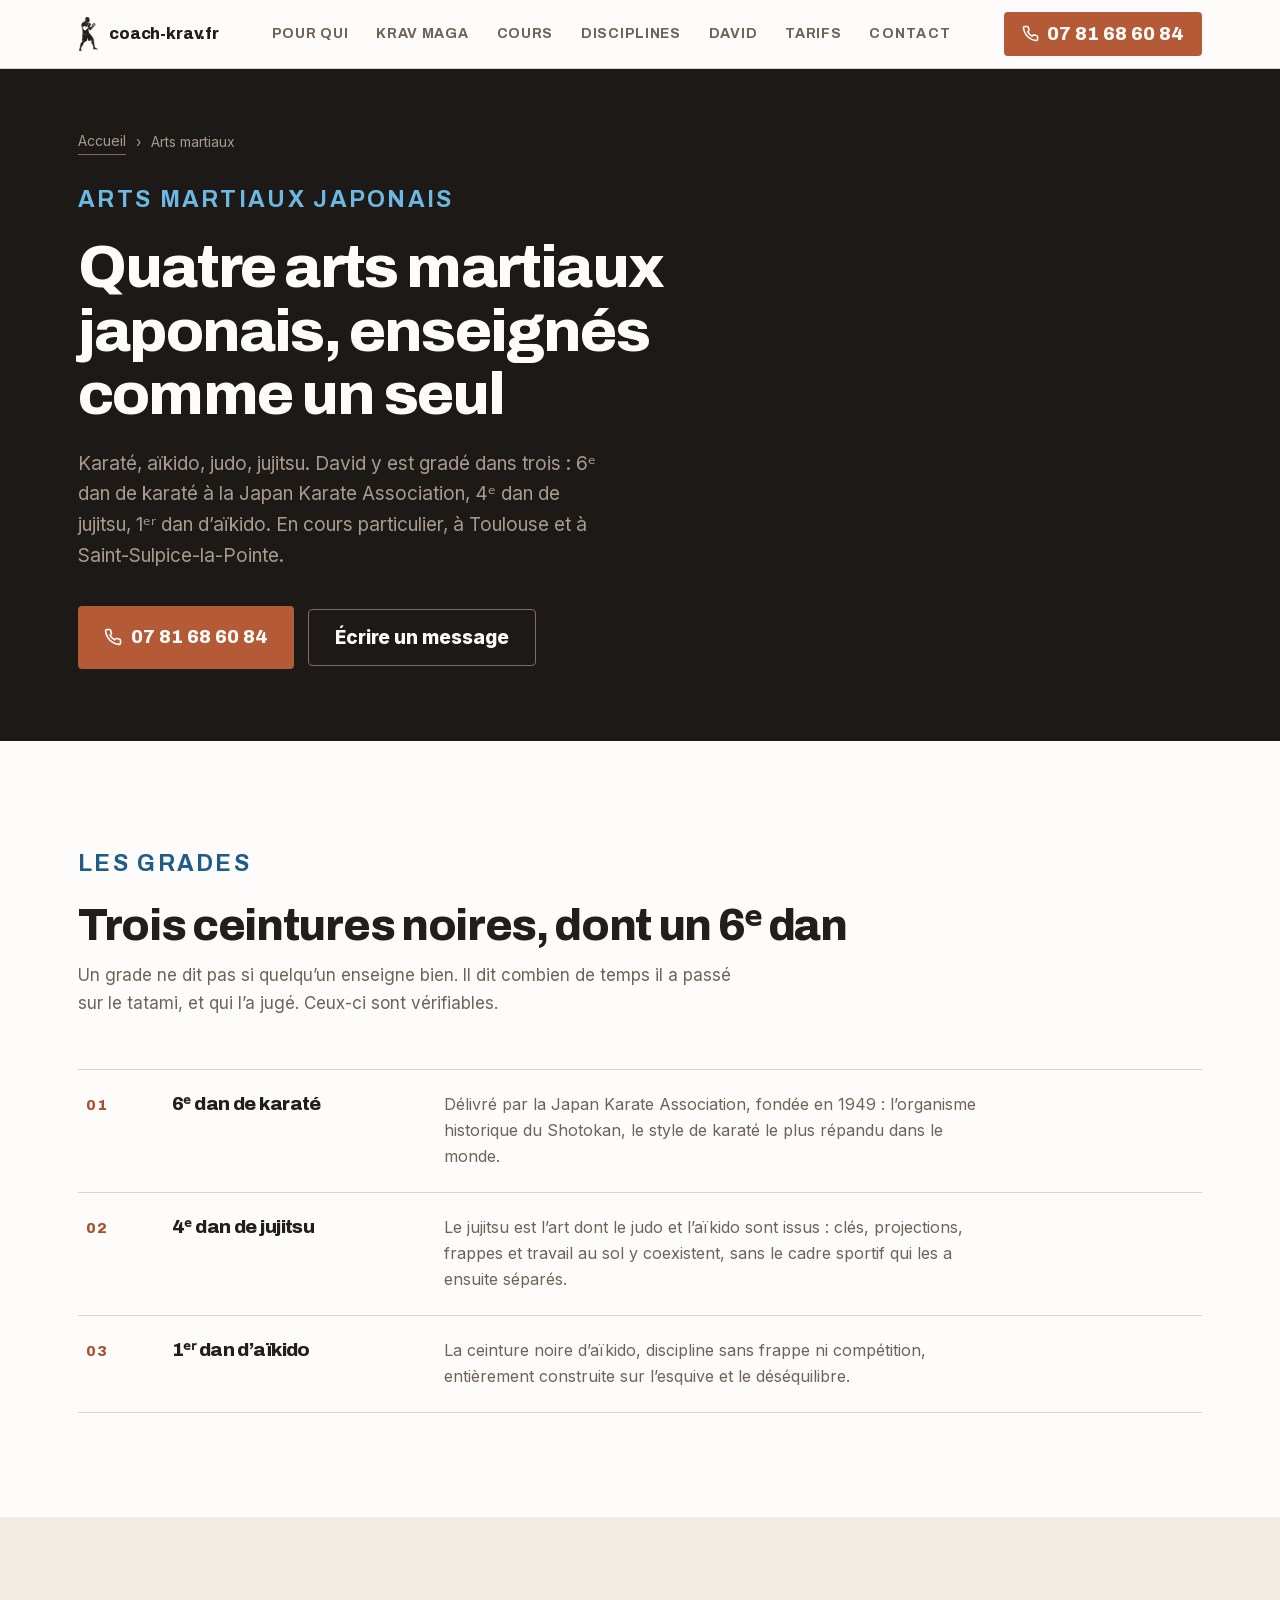
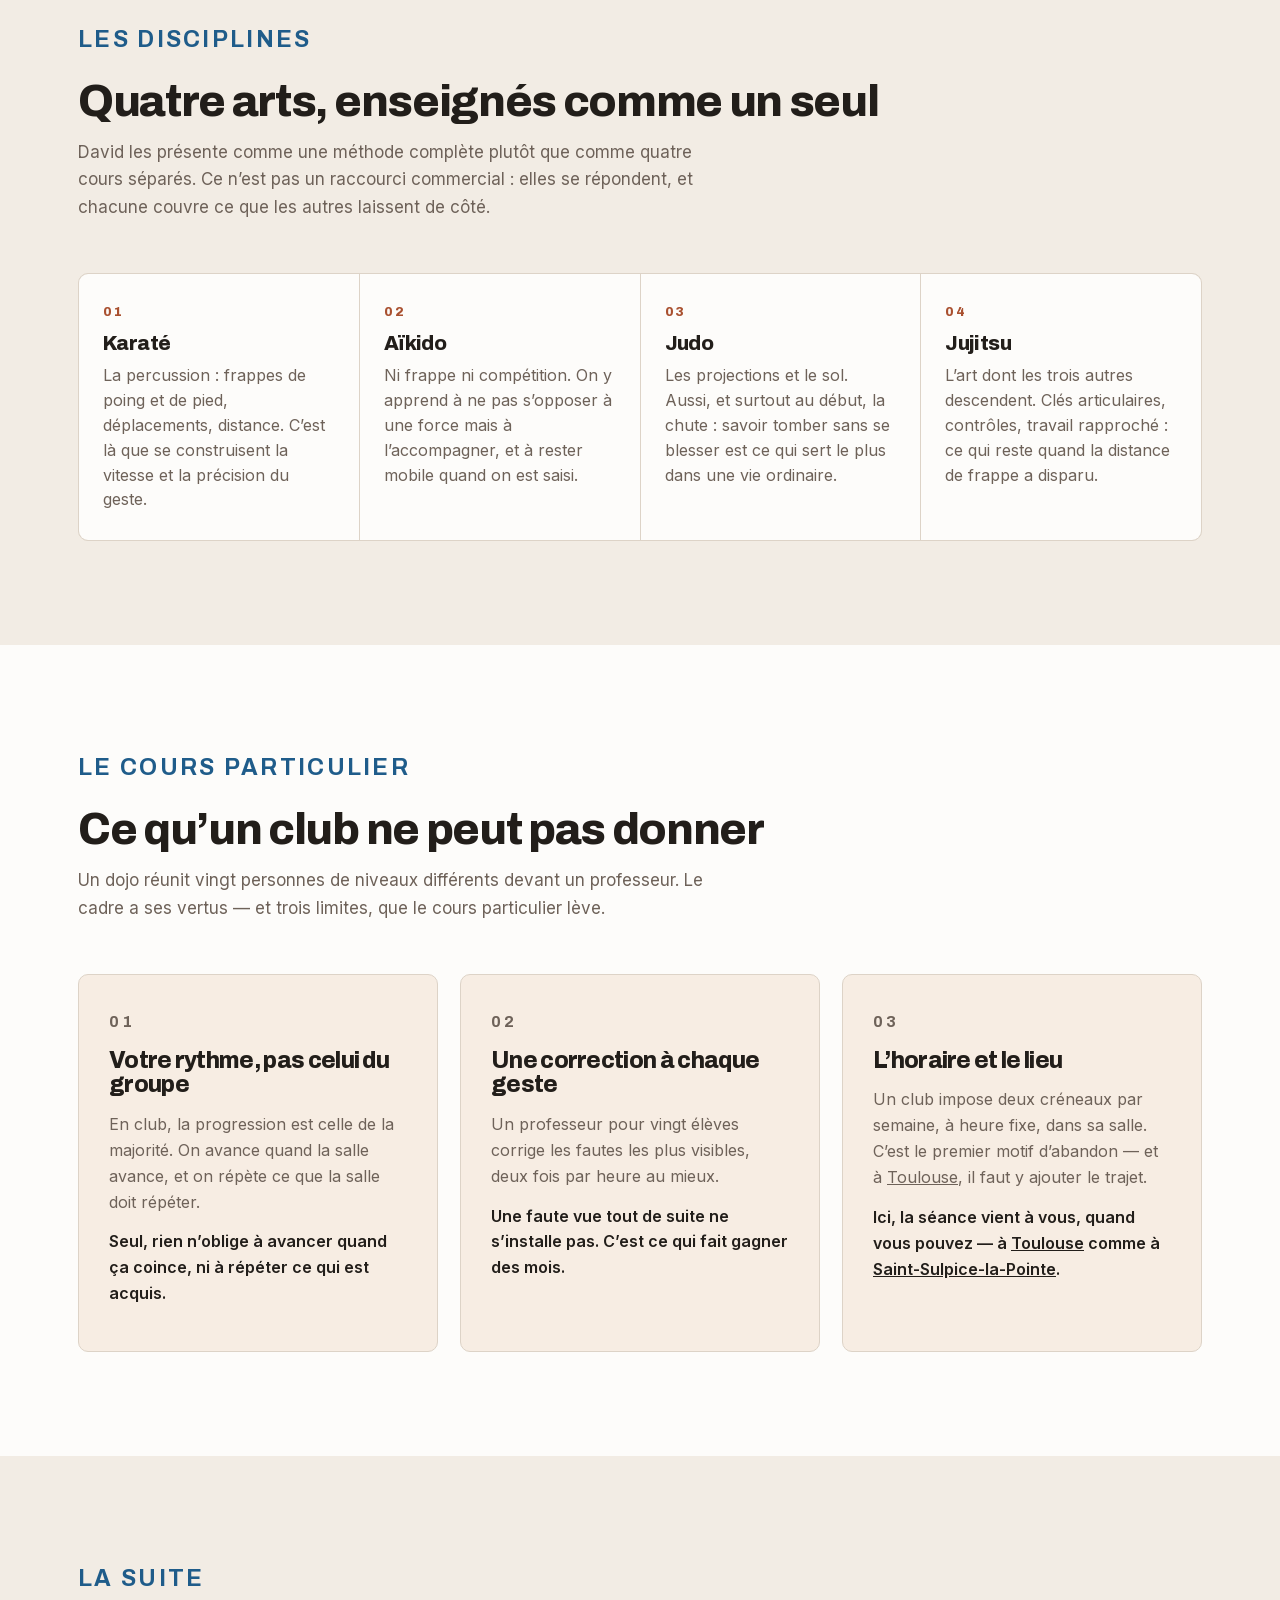
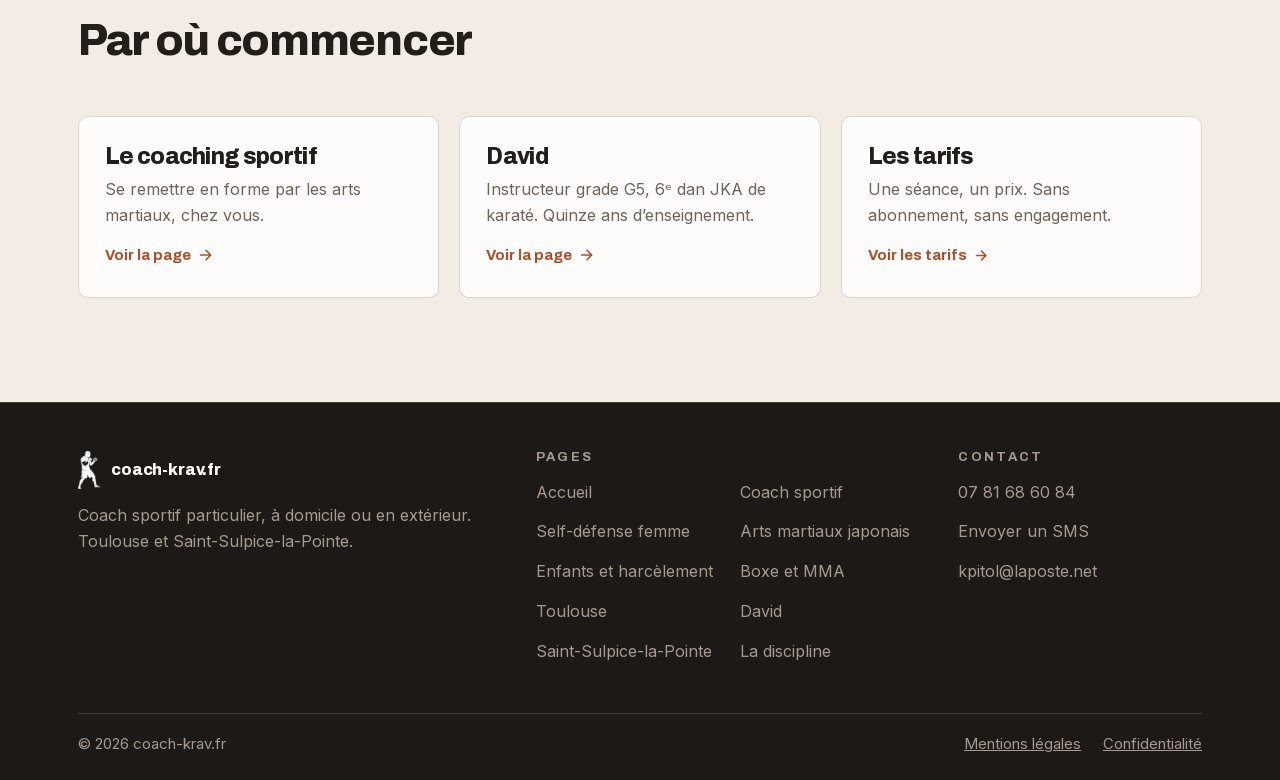
<file: arts-martiaux/index.html>
<!DOCTYPE html>
<html lang="fr">
<head>
<meta charset="UTF-8">
<meta name="viewport" content="width=device-width, initial-scale=1">
<title>Cours de karaté et d’arts martiaux japonais à Toulouse</title>
<meta name="description" content="Karaté, aïkido, judo et jujitsu en cours particulier à Toulouse et Saint-Sulpice. David est 6e dan JKA de karaté, 4e dan de jujitsu, 1er dan d’aïkido.">
<meta name="robots" content="index, follow">
<meta name="color-scheme" content="light">
<meta name="theme-color" content="#FDFCFA">
<link rel="canonical" href="https://coach-krav.fr/arts-martiaux/">
<meta property="og:type" content="article">
<meta property="og:site_name" content="coach-krav.fr">
<meta property="og:locale" content="fr_FR">
<meta property="og:title" content="Cours de karaté et d’arts martiaux japonais à Toulouse">
<meta property="og:description" content="Karaté, aïkido, judo, jujitsu enseignés comme une méthode complète, en cours particulier. Trois ceintures noires, dont un 6e dan JKA.">
<meta property="og:url" content="https://coach-krav.fr/arts-martiaux/">
<meta property="og:image" content="https://coach-krav.fr/assets/cours-groupe-1400.jpg">
<meta property="og:image:width" content="1400">
<meta property="og:image:height" content="1050">
<meta property="og:image:alt" content="Cours collectif de Krav Maga en extérieur, en fin de journée">
<meta name="twitter:card" content="summary_large_image">
<link rel="icon" type="image/png" sizes="32x32" href="/assets/favicon-32.png">
<link rel="icon" type="image/png" sizes="16x16" href="/assets/favicon-16.png">
<link rel="apple-touch-icon" href="/assets/apple-touch-icon.png">
<link rel="manifest" href="/site.webmanifest">
<link rel="preload" as="style" href="/assets/site.css">
<link rel="preload" as="font" type="font/woff2" href="/assets/fonts/archivo-var.woff2" crossorigin>
<link rel="preload" as="font" type="font/woff2" href="/assets/fonts/inter-var.woff2" crossorigin>
<style>@font-face{font-family:Archivo;src:url(/assets/fonts/archivo-var.woff2) format('woff2');font-weight:100 900;font-style:normal;font-display:swap}@font-face{font-family:InterVF;src:url(/assets/fonts/inter-var.woff2) format('woff2');font-weight:100 900;font-style:normal;font-display:swap}</style>
<link rel="stylesheet" href="/assets/site.css">
<script type="application/ld+json">
{"@context":"https://schema.org","@type":"BreadcrumbList","itemListElement":[
 {"@type":"ListItem","position":1,"name":"Accueil","item":"https://coach-krav.fr/"},
 {"@type":"ListItem","position":2,"name":"Arts martiaux","item":"https://coach-krav.fr/arts-martiaux/"}]}
</script>

<script type="application/ld+json">
{
  "@context":"https://schema.org","@type":"Service",
  "name":"Cours particuliers d'arts martiaux japonais",
  "serviceType":"Cours de karaté, aïkido, judo et jujitsu",
  "description":"Karaté, aïkido, judo et jujitsu enseignés comme une méthode complète, en cours particulier à domicile ou en extérieur, par un 6e dan JKA de karaté.",
  "provider":{"@type":"SportsActivityLocation","name":"coach-krav.fr","telephone":"+33781686084","url":"https://coach-krav.fr/"},
  "areaServed":[{"@type":"City","name":"Toulouse"},{"@type":"City","name":"Saint-Sulpice-la-Pointe"}],
  "offers":[{"@type":"Offer","price":"50","priceCurrency":"EUR","description":"Cours particulier de 1 h 30, déplacement compris"}]
}
</script>
</head>
<body>

<a class="skip" href="#contenu">Aller au contenu</a>

<header id="tete">
  <div class="wrap tete">
    <a class="marque" href="/" aria-label="coach-krav.fr, accueil">
      <span class="marque-glyphe" aria-hidden="true"></span>
      <span>coach-krav.fr</span>
    </a>
    <nav class="nav" id="menu" aria-label="Navigation principale">
      <a href="/#situations">Pour qui</a>
      <a href="/#krav-maga">Krav Maga</a>
      <a href="/#formules">Cours</a>
      <a href="/#disciplines">Disciplines</a>
      <a href="/le-coach/">David</a>
      <a href="/#tarifs">Tarifs</a>
      <button type="button" class="nav-bouton" data-ouvre="ecrire">Contact</button>
    </nav>
    <a class="tel-tete" href="tel:+33781686084">
      <svg viewBox="0 0 24 24" fill="none" stroke="currentColor" stroke-width="2.2" stroke-linecap="round" aria-hidden="true" style="width:17px;height:17px"><path d="M22 16.9v3a2 2 0 0 1-2.2 2 19.8 19.8 0 0 1-8.6-3.1 19.5 19.5 0 0 1-6-6A19.8 19.8 0 0 1 2.1 4.2 2 2 0 0 1 4.1 2h3a2 2 0 0 1 2 1.7c.1.9.3 1.8.7 2.7a2 2 0 0 1-.5 2.1L8.1 9.8a16 16 0 0 0 6 6l1.3-1.2a2 2 0 0 1 2.1-.5c.9.4 1.8.6 2.7.7a2 2 0 0 1 1.8 2.1z"/></svg>
      07 81 68 60 84
    </a>
    <button class="burger" id="burger" aria-label="Ouvrir le menu" aria-expanded="false" aria-controls="menu">
      <svg viewBox="0 0 24 24" fill="none" stroke="currentColor" stroke-width="2.2" stroke-linecap="round" aria-hidden="true"><path d="M3 6h18M3 12h18M3 18h18"/></svg>
    </button>
  </div>
</header>

<main id="contenu">

<section class="hero hero--court" id="haut">
  <div class="wrap">
    <nav class="fil" aria-label="Fil d’Ariane"><a href="/">Accueil</a><span aria-hidden="true">›</span><span>Arts martiaux</span></nav>
    <div class="hero-in">
      <p class="eyebrow">Arts martiaux japonais</p>
      <h1>Quatre arts martiaux japonais, enseignés comme un seul</h1>
      <p>Karaté, aïkido, judo, jujitsu. David y est gradé dans trois : 6ᵉ dan de karaté à la Japan Karate Association, 4ᵉ dan de jujitsu, 1ᵉʳ dan d’aïkido. En cours particulier, à Toulouse et à Saint-Sulpice-la-Pointe.</p>
      <div class="actes">
        <a class="btn btn-1" href="tel:+33781686084">
          <svg viewBox="0 0 24 24" fill="none" stroke="currentColor" stroke-width="2.2" stroke-linecap="round" aria-hidden="true"><path d="M22 16.9v3a2 2 0 0 1-2.2 2 19.8 19.8 0 0 1-8.6-3.1 19.5 19.5 0 0 1-6-6A19.8 19.8 0 0 1 2.1 4.2 2 2 0 0 1 4.1 2h3a2 2 0 0 1 2 1.7c.1.9.3 1.8.7 2.7a2 2 0 0 1-.5 2.1L8.1 9.8a16 16 0 0 0 6 6l1.3-1.2a2 2 0 0 1 2.1-.5c.9.4 1.8.6 2.7.7a2 2 0 0 1 1.8 2.1z"/></svg>
          07 81 68 60 84
        </a>
        <button type="button" class="btn btn-2" data-ouvre="ecrire">Écrire un message</button>
      </div>
    </div>
  </div>
</section>

<section class="sec">
  <div class="wrap">
    <div class="head monte">
      <p class="eyebrow">Les grades</p>
      <h2>Trois ceintures noires, dont un 6ᵉ dan</h2>
      <p class="lead">Un grade ne dit pas si quelqu’un enseigne bien. Il dit combien de temps il a passé sur le tatami, et qui l’a jugé. Ceux-ci sont vérifiables.</p>
    </div>
    <ul class="bien monte">
      <li><span class="num">01</span><h3>6ᵉ dan de karaté</h3><p>Délivré par la Japan Karate Association, fondée en 1949 : l’organisme historique du Shotokan, le style de karaté le plus répandu dans le monde.</p></li>
      <li><span class="num">02</span><h3>4ᵉ dan de jujitsu</h3><p>Le jujitsu est l’art dont le judo et l’aïkido sont issus : clés, projections, frappes et travail au sol y coexistent, sans le cadre sportif qui les a ensuite séparés.</p></li>
      <li><span class="num">03</span><h3>1ᵉʳ dan d’aïkido</h3><p>La ceinture noire d’aïkido, discipline sans frappe ni compétition, entièrement construite sur l’esquive et le déséquilibre.</p></li>
    </ul>
  </div>
</section>

<section class="sec sec--pierre">
  <div class="wrap">
    <div class="head monte">
      <p class="eyebrow">Les disciplines</p>
      <h2>Quatre arts, enseignés comme un seul</h2>
      <p class="lead">David les présente comme une méthode complète plutôt que comme quatre cours séparés. Ce n’est pas un raccourci commercial : elles se répondent, et chacune couvre ce que les autres laissent de côté.</p>
    </div>
    <div class="princ monte">
      <div>
        <p class="n">01</p><h3>Karaté</h3>
        <p>La percussion : frappes de poing et de pied, déplacements, distance. C’est là que se construisent la vitesse et la précision du geste.</p>
      </div>
      <div>
        <p class="n">02</p><h3>Aïkido</h3>
        <p>Ni frappe ni compétition. On y apprend à ne pas s’opposer à une force mais à l’accompagner, et à rester mobile quand on est saisi.</p>
      </div>
      <div>
        <p class="n">03</p><h3>Judo</h3>
        <p>Les projections et le sol. Aussi, et surtout au début, la chute : savoir tomber sans se blesser est ce qui sert le plus dans une vie ordinaire.</p>
      </div>
      <div>
        <p class="n">04</p><h3>Jujitsu</h3>
        <p>L’art dont les trois autres descendent. Clés articulaires, contrôles, travail rapproché : ce qui reste quand la distance de frappe a disparu.</p>
      </div>
    </div>
  </div>
</section>

<section class="sec">
  <div class="wrap">
    <div class="head monte">
      <p class="eyebrow">Le cours particulier</p>
      <h2>Ce qu’un club ne peut pas donner</h2>
      <p class="lead">Un dojo réunit vingt personnes de niveaux différents devant un professeur. Le cadre a ses vertus — et trois limites, que le cours particulier lève.</p>
    </div>
    <div class="trio">
      <article class="sit monte">
        <p class="sit-n">01</p>
        <h3>Votre rythme, pas celui du groupe</h3>
        <p>En club, la progression est celle de la majorité. On avance quand la salle avance, et on répète ce que la salle doit répéter.</p>
        <p class="rep">Seul, rien n’oblige à avancer quand ça coince, ni à répéter ce qui est acquis.</p>
      </article>
      <article class="sit monte">
        <p class="sit-n">02</p>
        <h3>Une correction à chaque geste</h3>
        <p>Un professeur pour vingt élèves corrige les fautes les plus visibles, deux fois par heure au mieux.</p>
        <p class="rep">Une faute vue tout de suite ne s’installe pas. C’est ce qui fait gagner des mois.</p>
      </article>
      <article class="sit monte">
        <p class="sit-n">03</p>
        <h3>L’horaire et le lieu</h3>
        <p>Un club impose deux créneaux par semaine, à heure fixe, dans sa salle. C’est le premier motif d’abandon — et à <a href="/toulouse/">Toulouse</a>, il faut y ajouter le trajet.</p>
        <p class="rep">Ici, la séance vient à vous, quand vous pouvez — à <a href="/toulouse/">Toulouse</a> comme à <a href="/saint-sulpice/">Saint-Sulpice-la-Pointe</a>.</p>
      </article>
    </div>
  </div>
</section>

<section class="sec sec--pierre">
  <div class="wrap">
    <div class="head monte">
      <p class="eyebrow">La suite</p>
      <h2>Par où commencer</h2>
    </div>
    <div class="renvois trois monte">
      <a class="renvoi" href="/coach-sportif/"><h3>Le coaching sportif</h3><p>Se remettre en forme par les arts martiaux, chez vous.</p><span>Voir la page</span></a>
      <a class="renvoi" href="/le-coach/"><h3>David</h3><p>Instructeur grade G5, 6ᵉ dan JKA de karaté. Quinze ans d’enseignement.</p><span>Voir la page</span></a>
      <a class="renvoi" href="/#tarifs"><h3>Les tarifs</h3><p>Une séance, un prix. Sans abonnement, sans engagement.</p><span>Voir les tarifs</span></a>
    </div>
  </div>
</section>


</main>

<footer>
  <div class="wrap">
    <div class="pied">
      <div>
        <a class="marque" href="/" aria-label="coach-krav.fr, accueil">
          <span class="marque-glyphe marque-glyphe--pied" aria-hidden="true"></span>
          <span>coach-krav.fr</span>
        </a>
        <p class="desc">Coach sportif particulier, à domicile ou en extérieur. Toulouse et Saint-Sulpice-la-Pointe.</p>
      </div>
      <div>
        <h2>Pages</h2>
        <ul class="deux">
          <li><a href="/">Accueil</a></li>
          <li><a href="/femmes/">Self-défense femme</a></li>
          <li><a href="/enfants/">Enfants et harcèlement</a></li>
          <li><a href="/toulouse/">Toulouse</a></li>
          <li><a href="/saint-sulpice/">Saint-Sulpice-la-Pointe</a></li>
          <li><a href="/coach-sportif/">Coach sportif</a></li>
          <li><a href="/arts-martiaux/">Arts martiaux japonais</a></li>
          <li><a href="/boxe-et-mma/">Boxe et MMA</a></li>
          <li><a href="/le-coach/">David</a></li>
          <li><a href="/la-discipline/">La discipline</a></li>
        </ul>
      </div>
      <div>
        <h2>Contact</h2>
        <ul>
          <li><a href="tel:+33781686084">07 81 68 60 84</a></li>
          <li><a href="sms:+33781686084">Envoyer un SMS</a></li>
          <li><a href="mailto:kpitol@laposte.net">kpitol@laposte.net</a></li>
        </ul>
      </div>
    </div>
    <div class="bas">
      <span>© 2026 coach-krav.fr</span>
      <nav aria-label="Informations légales">
        <a href="/mentions/#mentions">Mentions légales</a>
        <a href="/mentions/#confidentialite">Confidentialité</a>
      </nav>
    </div>
  </div>
</footer>

<div class="pouce">
  <a class="btn btn-1" href="tel:+33781686084" aria-label="Appeler le 07 81 68 60 84">Appeler</a>
  <a class="btn btn-2" href="sms:+33781686084?&amp;body=Bonjour, je suis sur Toulouse et je souhaite des informations.">SMS</a>
</div>

<script src="/assets/site.js" defer></script>

<dialog id="ecrire" aria-labelledby="ecrire-titre">
  <div class="vol">
    <button type="button" class="clore" data-ferme aria-label="Fermer">
      <svg viewBox="0 0 24 24" fill="none" stroke="currentColor" stroke-width="2.2" stroke-linecap="round" aria-hidden="true" style="width:18px;height:18px"><path d="M18 6 6 18M6 6l12 12"/></svg>
    </button>
    <h2 id="ecrire-titre">Votre message</h2>
    <p class="vol-intro">Le plus rapide reste <a href="tel:+33781686084">un appel</a> ou <a href="sms:+33781686084?&amp;body=Bonjour, je souhaite des informations sur les cours.">un SMS</a>. Mais si vous préférez écrire, c’est ici.</p>
    <form class="formulaire" id="msg" action="https://formspree.io/f/xaqlaapn" method="POST">
      <input type="hidden" name="_next" value="https://coach-krav.fr/merci/">
      <input type="hidden" name="_subject" value="Nouvelle demande depuis coach-krav.fr">
      <input type="text" name="_gotcha" tabindex="-1" autocomplete="off" style="position:absolute;left:-9999px" aria-hidden="true">
      <div class="rang">
        <div class="champ">
          <label for="c-nom">Nom</label>
          <input id="c-nom" name="nom" type="text" autocomplete="name" placeholder="Votre nom" required>
        </div>
        <div class="champ">
          <label for="c-tel">Téléphone</label>
          <input id="c-tel" name="telephone" type="tel" autocomplete="tel" inputmode="tel" placeholder="Pour vous rappeler" aria-describedby="c-joindre">
        </div>
      </div>
      <div class="rang">
        <div class="champ">
          <label for="c-mail">E-mail</label>
          <input id="c-mail" name="email" type="email" autocomplete="email" placeholder="Si vous préférez une réponse écrite" aria-describedby="c-joindre">
        </div>
      </div>
      <p class="joindre" id="c-joindre">Un numéro <b>ou</b> une adresse suffit : c’est vous qui choisissez comment on vous répond.</p>
      <div class="rang">
        <div class="champ">
          <label for="c-qui">Pour qui&nbsp;?</label>
          <select id="c-qui" name="pour_qui">
            <option value="Moi">Moi</option>
            <option value="Mon enfant">Mon enfant</option>
            <option value="Nous deux">Nous deux</option>
            <option value="Un groupe">Un groupe d’amis ou de famille</option>
            <option value="Mon equipe">Mon équipe, mon entreprise</option>
          </select>
        </div>
        <div class="champ">
          <label for="c-ou">Où&nbsp;?</label>
          <select id="c-ou" name="lieu">
            <option value="Toulouse">Toulouse ou agglomération</option>
            <option value="Saint-Sulpice">Saint-Sulpice-la-Pointe et alentours</option>
            <option value="Autre">Ailleurs, à voir ensemble</option>
          </select>
        </div>
      </div>
      <div class="champ">
        <label for="c-msg">Votre situation</label>
        <textarea id="c-msg" name="message" placeholder="Ce qui vous amène, votre niveau, vos disponibilités. Quelques mots suffisent." required></textarea>
      </div>
      <label class="coche" for="c-rgpd">
        <input id="c-rgpd" type="checkbox" name="consentement" value="oui" required>
        <span>J’accepte que ces informations servent uniquement à me répondre.</span>
      </label>
      <p class="hors-ue">Ce formulaire passe par un prestataire américain, vos données quittent donc l’Union européenne. <a href="/mentions/#confidentialite">Le détail est ici</a>. Un <a href="sms:+33781686084">SMS</a> arrive directement sur le téléphone de David, sans intermédiaire.</p>
      <button class="envoi" type="submit" id="c-envoi">Envoyer le message</button>
      <p class="retour" id="c-ok" role="status">Message envoyé. Je vous réponds dès que possible. <b>Sans nouvelle sous 48 h</b>, <a href="sms:+33781686084?&amp;body=Bonjour, je souhaite des informations sur les cours.">envoyez un SMS au 07 81 68 60 84</a> : il arrive directement sur le téléphone de David, sans intermédiaire.</p>
      <p class="retour" id="c-ko" role="alert">L’envoi n’a pas abouti. Votre message est toujours là : réessayez, <a href="sms:+33781686084?&amp;body=Bonjour, je souhaite des informations sur les cours.">envoyez un SMS</a>, ou écrivez à <a href="mailto:kpitol@laposte.net">kpitol@laposte.net</a>.</p>
    </form>
  </div>
</dialog>

<noscript><style>
  /* Sans script, une modale ne s'ouvre pas. On la rend alors au fil de la page,
     a sa place naturelle : mieux vaut un formulaire visible qu'un bouton mort. */
  dialog#ecrire{display:block;position:static;width:auto;max-width:820px;margin:0 auto 70px;background:var(--fond-carte)}
  dialog#ecrire .clore{display:none}
  [data-ouvre]{display:none!important}
</style></noscript>

</body>
</html>
</file>
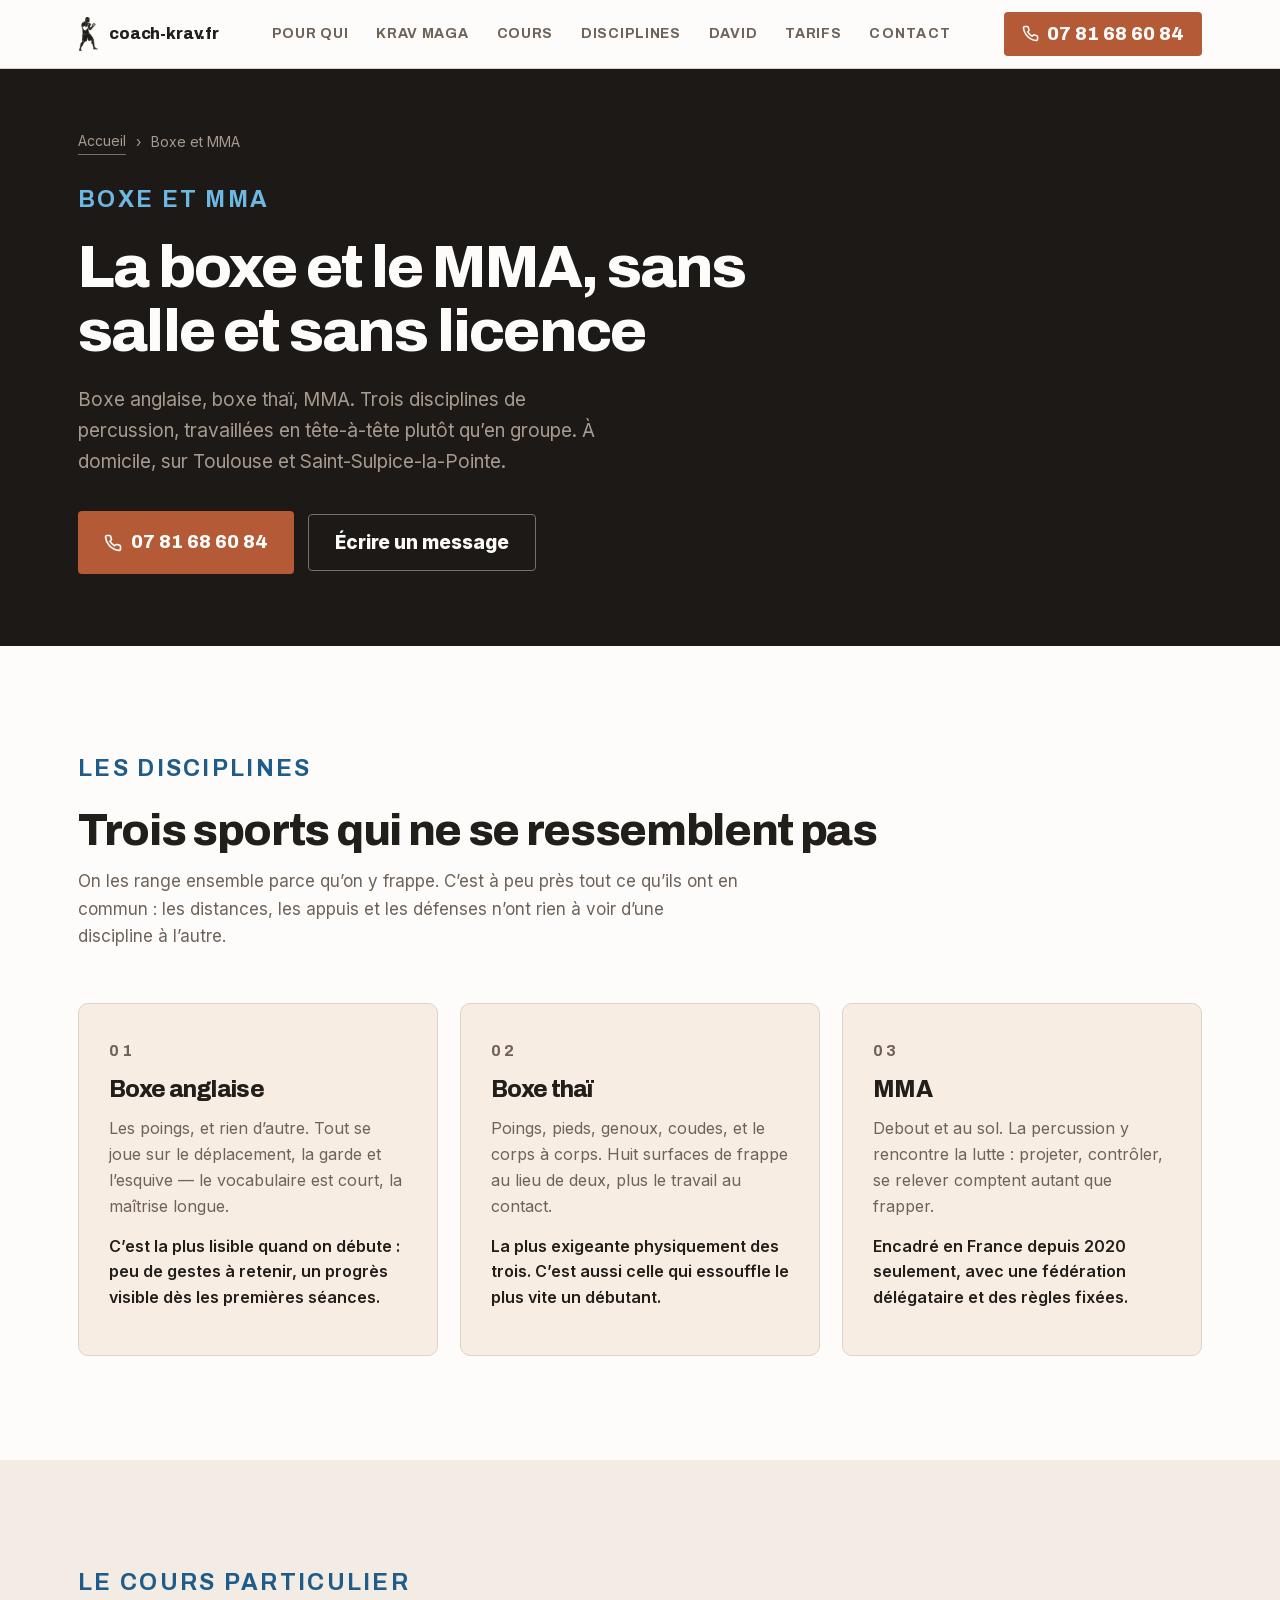
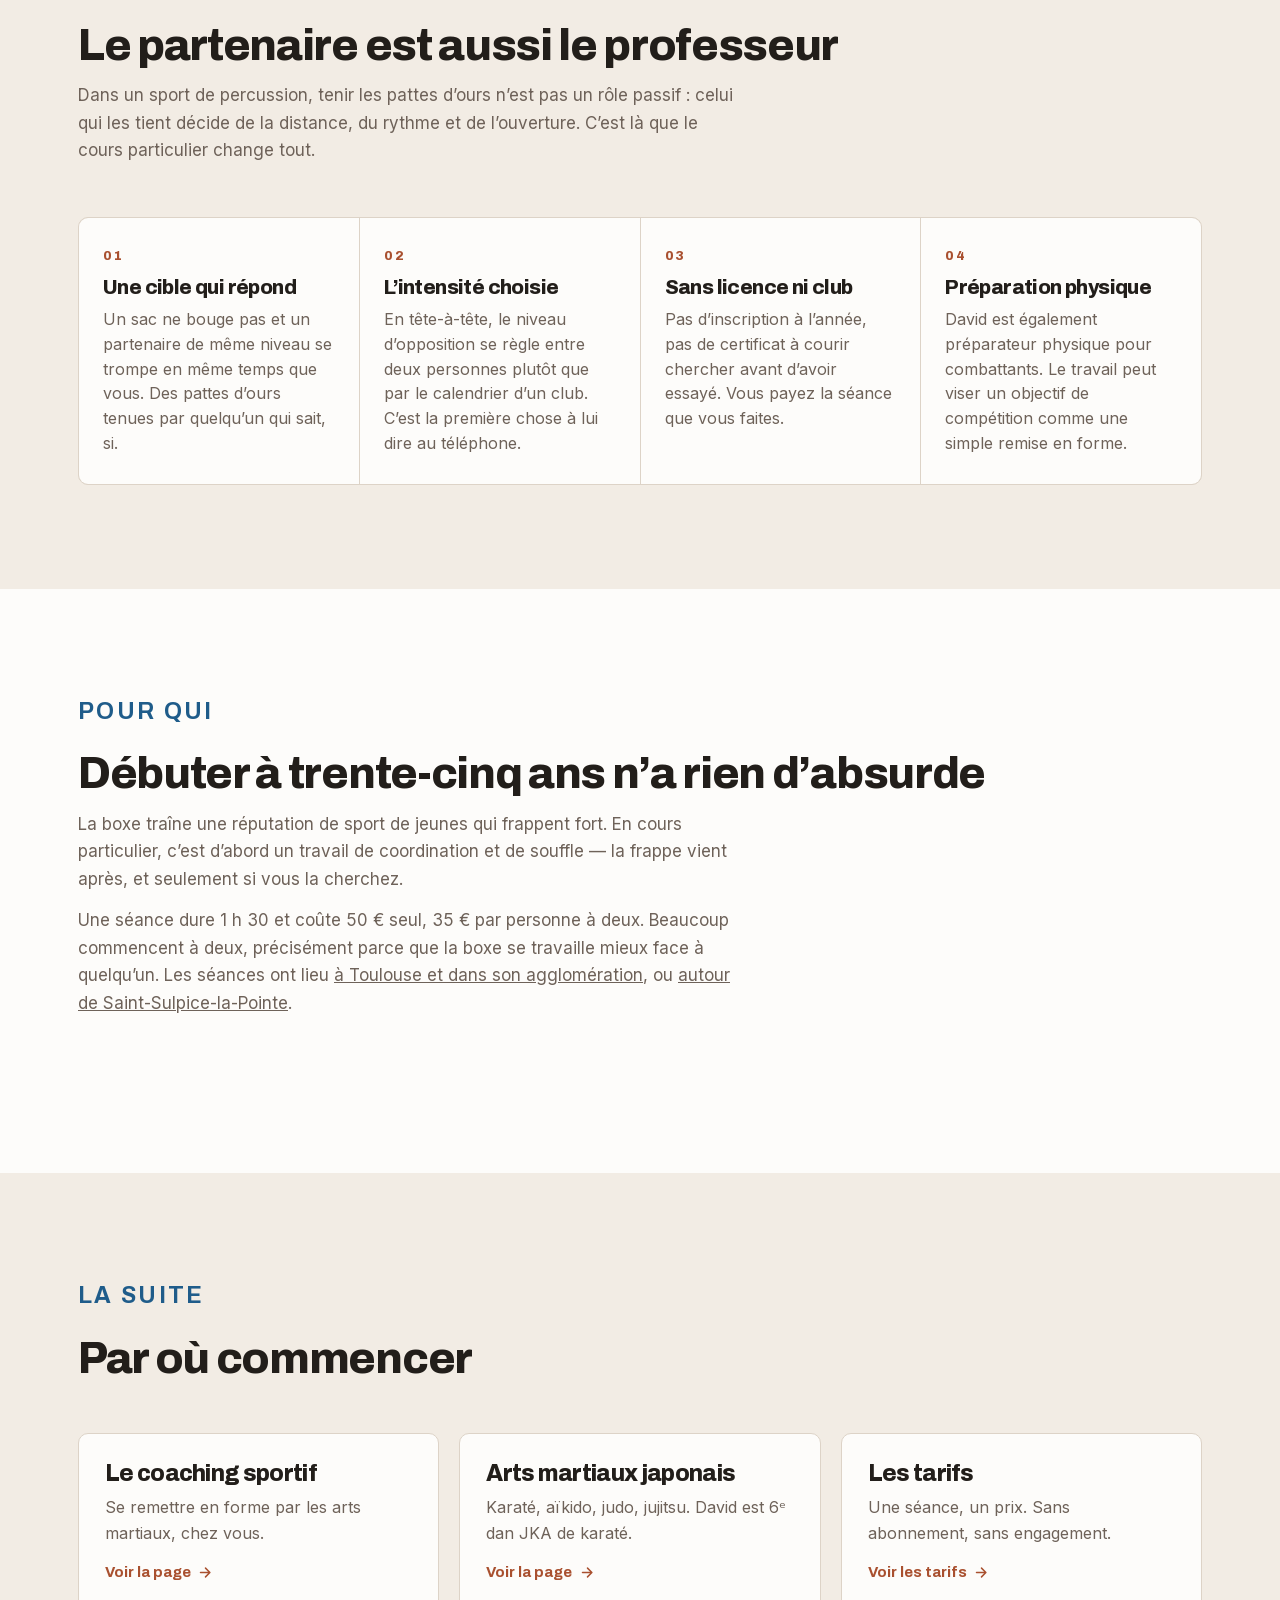
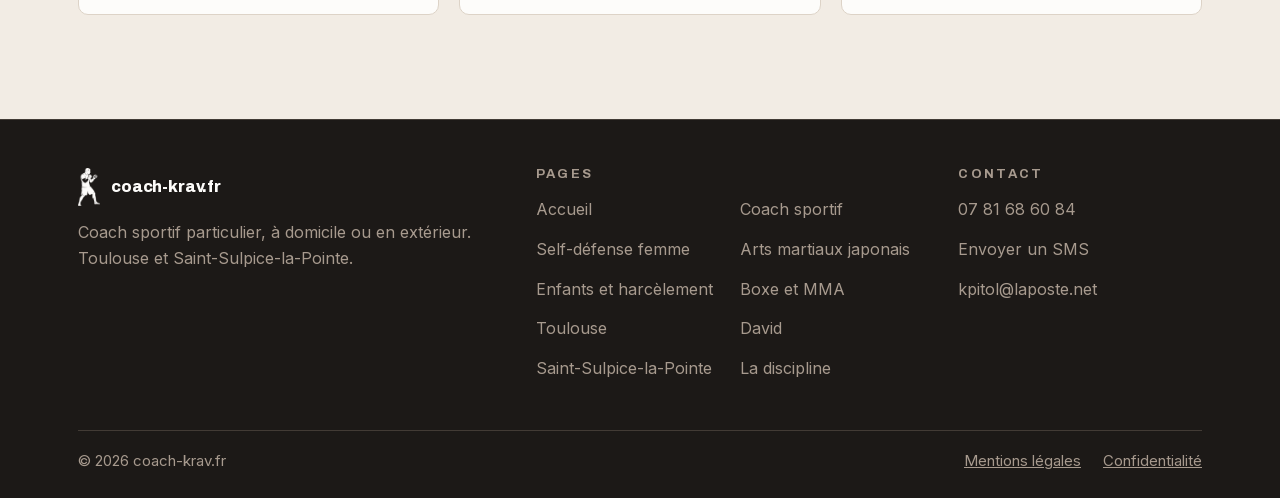
<file: boxe-et-mma/index.html>
<!DOCTYPE html>
<html lang="fr">
<head>
<meta charset="UTF-8">
<meta name="viewport" content="width=device-width, initial-scale=1">
<title>Cours de boxe anglaise, boxe thaï et MMA à Toulouse</title>
<meta name="description" content="Boxe anglaise, boxe thaï et MMA en cours particulier à Toulouse et Saint-Sulpice-la-Pointe. À domicile ou en extérieur, 1 h 30, sans licence ni club.">
<meta name="robots" content="index, follow">
<meta name="color-scheme" content="light">
<meta name="theme-color" content="#FDFCFA">
<link rel="canonical" href="https://coach-krav.fr/boxe-et-mma/">
<meta property="og:type" content="article">
<meta property="og:site_name" content="coach-krav.fr">
<meta property="og:locale" content="fr_FR">
<meta property="og:title" content="Cours de boxe anglaise, boxe thaï et MMA à Toulouse">
<meta property="og:description" content="Trois sports de percussion en cours particulier : boxe anglaise, boxe thaï, MMA. Sans licence ni club, à domicile ou en extérieur.">
<meta property="og:url" content="https://coach-krav.fr/boxe-et-mma/">
<meta property="og:image" content="https://coach-krav.fr/assets/cours-groupe-1400.jpg">
<meta property="og:image:width" content="1400">
<meta property="og:image:height" content="1050">
<meta property="og:image:alt" content="Cours collectif de Krav Maga en extérieur, en fin de journée">
<meta name="twitter:card" content="summary_large_image">
<link rel="icon" type="image/png" sizes="32x32" href="/assets/favicon-32.png">
<link rel="icon" type="image/png" sizes="16x16" href="/assets/favicon-16.png">
<link rel="apple-touch-icon" href="/assets/apple-touch-icon.png">
<link rel="manifest" href="/site.webmanifest">
<link rel="preload" as="style" href="/assets/site.css">
<link rel="preload" as="font" type="font/woff2" href="/assets/fonts/archivo-var.woff2" crossorigin>
<link rel="preload" as="font" type="font/woff2" href="/assets/fonts/inter-var.woff2" crossorigin>
<style>@font-face{font-family:Archivo;src:url(/assets/fonts/archivo-var.woff2) format('woff2');font-weight:100 900;font-style:normal;font-display:swap}@font-face{font-family:InterVF;src:url(/assets/fonts/inter-var.woff2) format('woff2');font-weight:100 900;font-style:normal;font-display:swap}</style>
<link rel="stylesheet" href="/assets/site.css">
<script type="application/ld+json">
{"@context":"https://schema.org","@type":"BreadcrumbList","itemListElement":[
 {"@type":"ListItem","position":1,"name":"Accueil","item":"https://coach-krav.fr/"},
 {"@type":"ListItem","position":2,"name":"Boxe et MMA","item":"https://coach-krav.fr/boxe-et-mma/"}]}
</script>

<script type="application/ld+json">
{
  "@context":"https://schema.org","@type":"Service",
  "name":"Cours particuliers de boxe anglaise, boxe thaï et MMA",
  "serviceType":"Cours de sports de combat",
  "description":"Boxe anglaise, boxe thaïlandaise et arts martiaux mixtes en cours particulier, à domicile ou en extérieur, à Toulouse et Saint-Sulpice-la-Pointe.",
  "provider":{"@type":"SportsActivityLocation","name":"coach-krav.fr","telephone":"+33781686084","url":"https://coach-krav.fr/"},
  "areaServed":[{"@type":"City","name":"Toulouse"},{"@type":"City","name":"Saint-Sulpice-la-Pointe"}],
  "offers":[{"@type":"Offer","price":"50","priceCurrency":"EUR","description":"Cours particulier de 1 h 30, déplacement compris"}]
}
</script>
</head>
<body>

<a class="skip" href="#contenu">Aller au contenu</a>

<header id="tete">
  <div class="wrap tete">
    <a class="marque" href="/" aria-label="coach-krav.fr, accueil">
      <span class="marque-glyphe" aria-hidden="true"></span>
      <span>coach-krav.fr</span>
    </a>
    <nav class="nav" id="menu" aria-label="Navigation principale">
      <a href="/#situations">Pour qui</a>
      <a href="/#krav-maga">Krav Maga</a>
      <a href="/#formules">Cours</a>
      <a href="/#disciplines">Disciplines</a>
      <a href="/le-coach/">David</a>
      <a href="/#tarifs">Tarifs</a>
      <button type="button" class="nav-bouton" data-ouvre="ecrire">Contact</button>
    </nav>
    <a class="tel-tete" href="tel:+33781686084">
      <svg viewBox="0 0 24 24" fill="none" stroke="currentColor" stroke-width="2.2" stroke-linecap="round" aria-hidden="true" style="width:17px;height:17px"><path d="M22 16.9v3a2 2 0 0 1-2.2 2 19.8 19.8 0 0 1-8.6-3.1 19.5 19.5 0 0 1-6-6A19.8 19.8 0 0 1 2.1 4.2 2 2 0 0 1 4.1 2h3a2 2 0 0 1 2 1.7c.1.9.3 1.8.7 2.7a2 2 0 0 1-.5 2.1L8.1 9.8a16 16 0 0 0 6 6l1.3-1.2a2 2 0 0 1 2.1-.5c.9.4 1.8.6 2.7.7a2 2 0 0 1 1.8 2.1z"/></svg>
      07 81 68 60 84
    </a>
    <button class="burger" id="burger" aria-label="Ouvrir le menu" aria-expanded="false" aria-controls="menu">
      <svg viewBox="0 0 24 24" fill="none" stroke="currentColor" stroke-width="2.2" stroke-linecap="round" aria-hidden="true"><path d="M3 6h18M3 12h18M3 18h18"/></svg>
    </button>
  </div>
</header>

<main id="contenu">

<section class="hero hero--court" id="haut">
  <div class="wrap">
    <nav class="fil" aria-label="Fil d’Ariane"><a href="/">Accueil</a><span aria-hidden="true">›</span><span>Boxe et MMA</span></nav>
    <div class="hero-in">
      <p class="eyebrow">Boxe et MMA</p>
      <h1>La boxe et le MMA, sans salle et sans licence</h1>
      <p>Boxe anglaise, boxe thaï, MMA. Trois disciplines de percussion, travaillées en tête-à-tête plutôt qu’en groupe. À domicile, sur Toulouse et Saint-Sulpice-la-Pointe.</p>
      <div class="actes">
        <a class="btn btn-1" href="tel:+33781686084">
          <svg viewBox="0 0 24 24" fill="none" stroke="currentColor" stroke-width="2.2" stroke-linecap="round" aria-hidden="true"><path d="M22 16.9v3a2 2 0 0 1-2.2 2 19.8 19.8 0 0 1-8.6-3.1 19.5 19.5 0 0 1-6-6A19.8 19.8 0 0 1 2.1 4.2 2 2 0 0 1 4.1 2h3a2 2 0 0 1 2 1.7c.1.9.3 1.8.7 2.7a2 2 0 0 1-.5 2.1L8.1 9.8a16 16 0 0 0 6 6l1.3-1.2a2 2 0 0 1 2.1-.5c.9.4 1.8.6 2.7.7a2 2 0 0 1 1.8 2.1z"/></svg>
          07 81 68 60 84
        </a>
        <button type="button" class="btn btn-2" data-ouvre="ecrire">Écrire un message</button>
      </div>
    </div>
  </div>
</section>

<section class="sec">
  <div class="wrap">
    <div class="head monte">
      <p class="eyebrow">Les disciplines</p>
      <h2>Trois sports qui ne se ressemblent pas</h2>
      <p class="lead">On les range ensemble parce qu’on y frappe. C’est à peu près tout ce qu’ils ont en commun : les distances, les appuis et les défenses n’ont rien à voir d’une discipline à l’autre.</p>
    </div>
    <div class="trio">
      <article class="sit monte">
        <p class="sit-n">01</p>
        <h3>Boxe anglaise</h3>
        <p>Les poings, et rien d’autre. Tout se joue sur le déplacement, la garde et l’esquive — le vocabulaire est court, la maîtrise longue.</p>
        <p class="rep">C’est la plus lisible quand on débute : peu de gestes à retenir, un progrès visible dès les premières séances.</p>
      </article>
      <article class="sit monte">
        <p class="sit-n">02</p>
        <h3>Boxe thaï</h3>
        <p>Poings, pieds, genoux, coudes, et le corps à corps. Huit surfaces de frappe au lieu de deux, plus le travail au contact.</p>
        <p class="rep">La plus exigeante physiquement des trois. C’est aussi celle qui essouffle le plus vite un débutant.</p>
      </article>
      <article class="sit monte">
        <p class="sit-n">03</p>
        <h3>MMA</h3>
        <p>Debout et au sol. La percussion y rencontre la lutte : projeter, contrôler, se relever comptent autant que frapper.</p>
        <p class="rep">Encadré en France depuis 2020 seulement, avec une fédération délégataire et des règles fixées.</p>
      </article>
    </div>
  </div>
</section>

<section class="sec sec--pierre">
  <div class="wrap">
    <div class="head monte">
      <p class="eyebrow">Le cours particulier</p>
      <h2>Le partenaire est aussi le professeur</h2>
      <p class="lead">Dans un sport de percussion, tenir les pattes d’ours n’est pas un rôle passif : celui qui les tient décide de la distance, du rythme et de l’ouverture. C’est là que le cours particulier change tout.</p>
    </div>
    <div class="princ monte">
      <div>
        <p class="n">01</p><h3>Une cible qui répond</h3>
        <p>Un sac ne bouge pas et un partenaire de même niveau se trompe en même temps que vous. Des pattes d’ours tenues par quelqu’un qui sait, si.</p>
      </div>
      <div>
        <p class="n">02</p><h3>L’intensité choisie</h3>
        <p>En tête-à-tête, le niveau d’opposition se règle entre deux personnes plutôt que par le calendrier d’un club. C’est la première chose à lui dire au téléphone.</p>
      </div>
      <div>
        <p class="n">03</p><h3>Sans licence ni club</h3>
        <p>Pas d’inscription à l’année, pas de certificat à courir chercher avant d’avoir essayé. Vous payez la séance que vous faites.</p>
      </div>
      <div>
        <p class="n">04</p><h3>Préparation physique</h3>
        <p>David est également préparateur physique pour combattants. Le travail peut viser un objectif de compétition comme une simple remise en forme.</p>
      </div>
    </div>
  </div>
</section>

<section class="sec">
  <div class="wrap">
    <div class="head monte">
      <p class="eyebrow">Pour qui</p>
      <h2>Débuter à trente-cinq ans n’a rien d’absurde</h2>
      <p class="lead">La boxe traîne une réputation de sport de jeunes qui frappent fort. En cours particulier, c’est d’abord un travail de coordination et de souffle — la frappe vient après, et seulement si vous la cherchez.</p>
      <p class="lead" style="margin-top:14px">Une séance dure 1 h 30 et coûte 50 € seul, 35 € par personne à deux. Beaucoup commencent à deux, précisément parce que la boxe se travaille mieux face à quelqu’un. Les séances ont lieu <a href="/toulouse/">à Toulouse et dans son agglomération</a>, ou <a href="/saint-sulpice/">autour de Saint-Sulpice-la-Pointe</a>.</p>
    </div>
  </div>
</section>

<section class="sec sec--pierre">
  <div class="wrap">
    <div class="head monte">
      <p class="eyebrow">La suite</p>
      <h2>Par où commencer</h2>
    </div>
    <div class="renvois trois monte">
      <a class="renvoi" href="/coach-sportif/"><h3>Le coaching sportif</h3><p>Se remettre en forme par les arts martiaux, chez vous.</p><span>Voir la page</span></a>
      <a class="renvoi" href="/arts-martiaux/"><h3>Arts martiaux japonais</h3><p>Karaté, aïkido, judo, jujitsu. David est 6ᵉ dan JKA de karaté.</p><span>Voir la page</span></a>
      <a class="renvoi" href="/#tarifs"><h3>Les tarifs</h3><p>Une séance, un prix. Sans abonnement, sans engagement.</p><span>Voir les tarifs</span></a>
    </div>
  </div>
</section>


</main>

<footer>
  <div class="wrap">
    <div class="pied">
      <div>
        <a class="marque" href="/" aria-label="coach-krav.fr, accueil">
          <span class="marque-glyphe marque-glyphe--pied" aria-hidden="true"></span>
          <span>coach-krav.fr</span>
        </a>
        <p class="desc">Coach sportif particulier, à domicile ou en extérieur. Toulouse et Saint-Sulpice-la-Pointe.</p>
      </div>
      <div>
        <h2>Pages</h2>
        <ul class="deux">
          <li><a href="/">Accueil</a></li>
          <li><a href="/femmes/">Self-défense femme</a></li>
          <li><a href="/enfants/">Enfants et harcèlement</a></li>
          <li><a href="/toulouse/">Toulouse</a></li>
          <li><a href="/saint-sulpice/">Saint-Sulpice-la-Pointe</a></li>
          <li><a href="/coach-sportif/">Coach sportif</a></li>
          <li><a href="/arts-martiaux/">Arts martiaux japonais</a></li>
          <li><a href="/boxe-et-mma/">Boxe et MMA</a></li>
          <li><a href="/le-coach/">David</a></li>
          <li><a href="/la-discipline/">La discipline</a></li>
        </ul>
      </div>
      <div>
        <h2>Contact</h2>
        <ul>
          <li><a href="tel:+33781686084">07 81 68 60 84</a></li>
          <li><a href="sms:+33781686084">Envoyer un SMS</a></li>
          <li><a href="mailto:kpitol@laposte.net">kpitol@laposte.net</a></li>
        </ul>
      </div>
    </div>
    <div class="bas">
      <span>© 2026 coach-krav.fr</span>
      <nav aria-label="Informations légales">
        <a href="/mentions/#mentions">Mentions légales</a>
        <a href="/mentions/#confidentialite">Confidentialité</a>
      </nav>
    </div>
  </div>
</footer>

<div class="pouce">
  <a class="btn btn-1" href="tel:+33781686084" aria-label="Appeler le 07 81 68 60 84">Appeler</a>
  <a class="btn btn-2" href="sms:+33781686084?&amp;body=Bonjour, je suis sur Toulouse et je souhaite des informations.">SMS</a>
</div>

<script src="/assets/site.js" defer></script>

<dialog id="ecrire" aria-labelledby="ecrire-titre">
  <div class="vol">
    <button type="button" class="clore" data-ferme aria-label="Fermer">
      <svg viewBox="0 0 24 24" fill="none" stroke="currentColor" stroke-width="2.2" stroke-linecap="round" aria-hidden="true" style="width:18px;height:18px"><path d="M18 6 6 18M6 6l12 12"/></svg>
    </button>
    <h2 id="ecrire-titre">Votre message</h2>
    <p class="vol-intro">Le plus rapide reste <a href="tel:+33781686084">un appel</a> ou <a href="sms:+33781686084?&amp;body=Bonjour, je souhaite des informations sur les cours.">un SMS</a>. Mais si vous préférez écrire, c’est ici.</p>
    <form class="formulaire" id="msg" action="https://formspree.io/f/xaqlaapn" method="POST">
      <input type="hidden" name="_next" value="https://coach-krav.fr/merci/">
      <input type="hidden" name="_subject" value="Nouvelle demande depuis coach-krav.fr">
      <input type="text" name="_gotcha" tabindex="-1" autocomplete="off" style="position:absolute;left:-9999px" aria-hidden="true">
      <div class="rang">
        <div class="champ">
          <label for="c-nom">Nom</label>
          <input id="c-nom" name="nom" type="text" autocomplete="name" placeholder="Votre nom" required>
        </div>
        <div class="champ">
          <label for="c-tel">Téléphone</label>
          <input id="c-tel" name="telephone" type="tel" autocomplete="tel" inputmode="tel" placeholder="Pour vous rappeler" aria-describedby="c-joindre">
        </div>
      </div>
      <div class="rang">
        <div class="champ">
          <label for="c-mail">E-mail</label>
          <input id="c-mail" name="email" type="email" autocomplete="email" placeholder="Si vous préférez une réponse écrite" aria-describedby="c-joindre">
        </div>
      </div>
      <p class="joindre" id="c-joindre">Un numéro <b>ou</b> une adresse suffit : c’est vous qui choisissez comment on vous répond.</p>
      <div class="rang">
        <div class="champ">
          <label for="c-qui">Pour qui&nbsp;?</label>
          <select id="c-qui" name="pour_qui">
            <option value="Moi">Moi</option>
            <option value="Mon enfant">Mon enfant</option>
            <option value="Nous deux">Nous deux</option>
            <option value="Un groupe">Un groupe d’amis ou de famille</option>
            <option value="Mon equipe">Mon équipe, mon entreprise</option>
          </select>
        </div>
        <div class="champ">
          <label for="c-ou">Où&nbsp;?</label>
          <select id="c-ou" name="lieu">
            <option value="Toulouse">Toulouse ou agglomération</option>
            <option value="Saint-Sulpice">Saint-Sulpice-la-Pointe et alentours</option>
            <option value="Autre">Ailleurs, à voir ensemble</option>
          </select>
        </div>
      </div>
      <div class="champ">
        <label for="c-msg">Votre situation</label>
        <textarea id="c-msg" name="message" placeholder="Ce qui vous amène, votre niveau, vos disponibilités. Quelques mots suffisent." required></textarea>
      </div>
      <label class="coche" for="c-rgpd">
        <input id="c-rgpd" type="checkbox" name="consentement" value="oui" required>
        <span>J’accepte que ces informations servent uniquement à me répondre.</span>
      </label>
      <p class="hors-ue">Ce formulaire passe par un prestataire américain, vos données quittent donc l’Union européenne. <a href="/mentions/#confidentialite">Le détail est ici</a>. Un <a href="sms:+33781686084">SMS</a> arrive directement sur le téléphone de David, sans intermédiaire.</p>
      <button class="envoi" type="submit" id="c-envoi">Envoyer le message</button>
      <p class="retour" id="c-ok" role="status">Message envoyé. Je vous réponds dès que possible. <b>Sans nouvelle sous 48 h</b>, <a href="sms:+33781686084?&amp;body=Bonjour, je souhaite des informations sur les cours.">envoyez un SMS au 07 81 68 60 84</a> : il arrive directement sur le téléphone de David, sans intermédiaire.</p>
      <p class="retour" id="c-ko" role="alert">L’envoi n’a pas abouti. Votre message est toujours là : réessayez, <a href="sms:+33781686084?&amp;body=Bonjour, je souhaite des informations sur les cours.">envoyez un SMS</a>, ou écrivez à <a href="mailto:kpitol@laposte.net">kpitol@laposte.net</a>.</p>
    </form>
  </div>
</dialog>

<noscript><style>
  /* Sans script, une modale ne s'ouvre pas. On la rend alors au fil de la page,
     a sa place naturelle : mieux vaut un formulaire visible qu'un bouton mort. */
  dialog#ecrire{display:block;position:static;width:auto;max-width:820px;margin:0 auto 70px;background:var(--fond-carte)}
  dialog#ecrire .clore{display:none}
  [data-ouvre]{display:none!important}
</style></noscript>

</body>
</html>
</file>
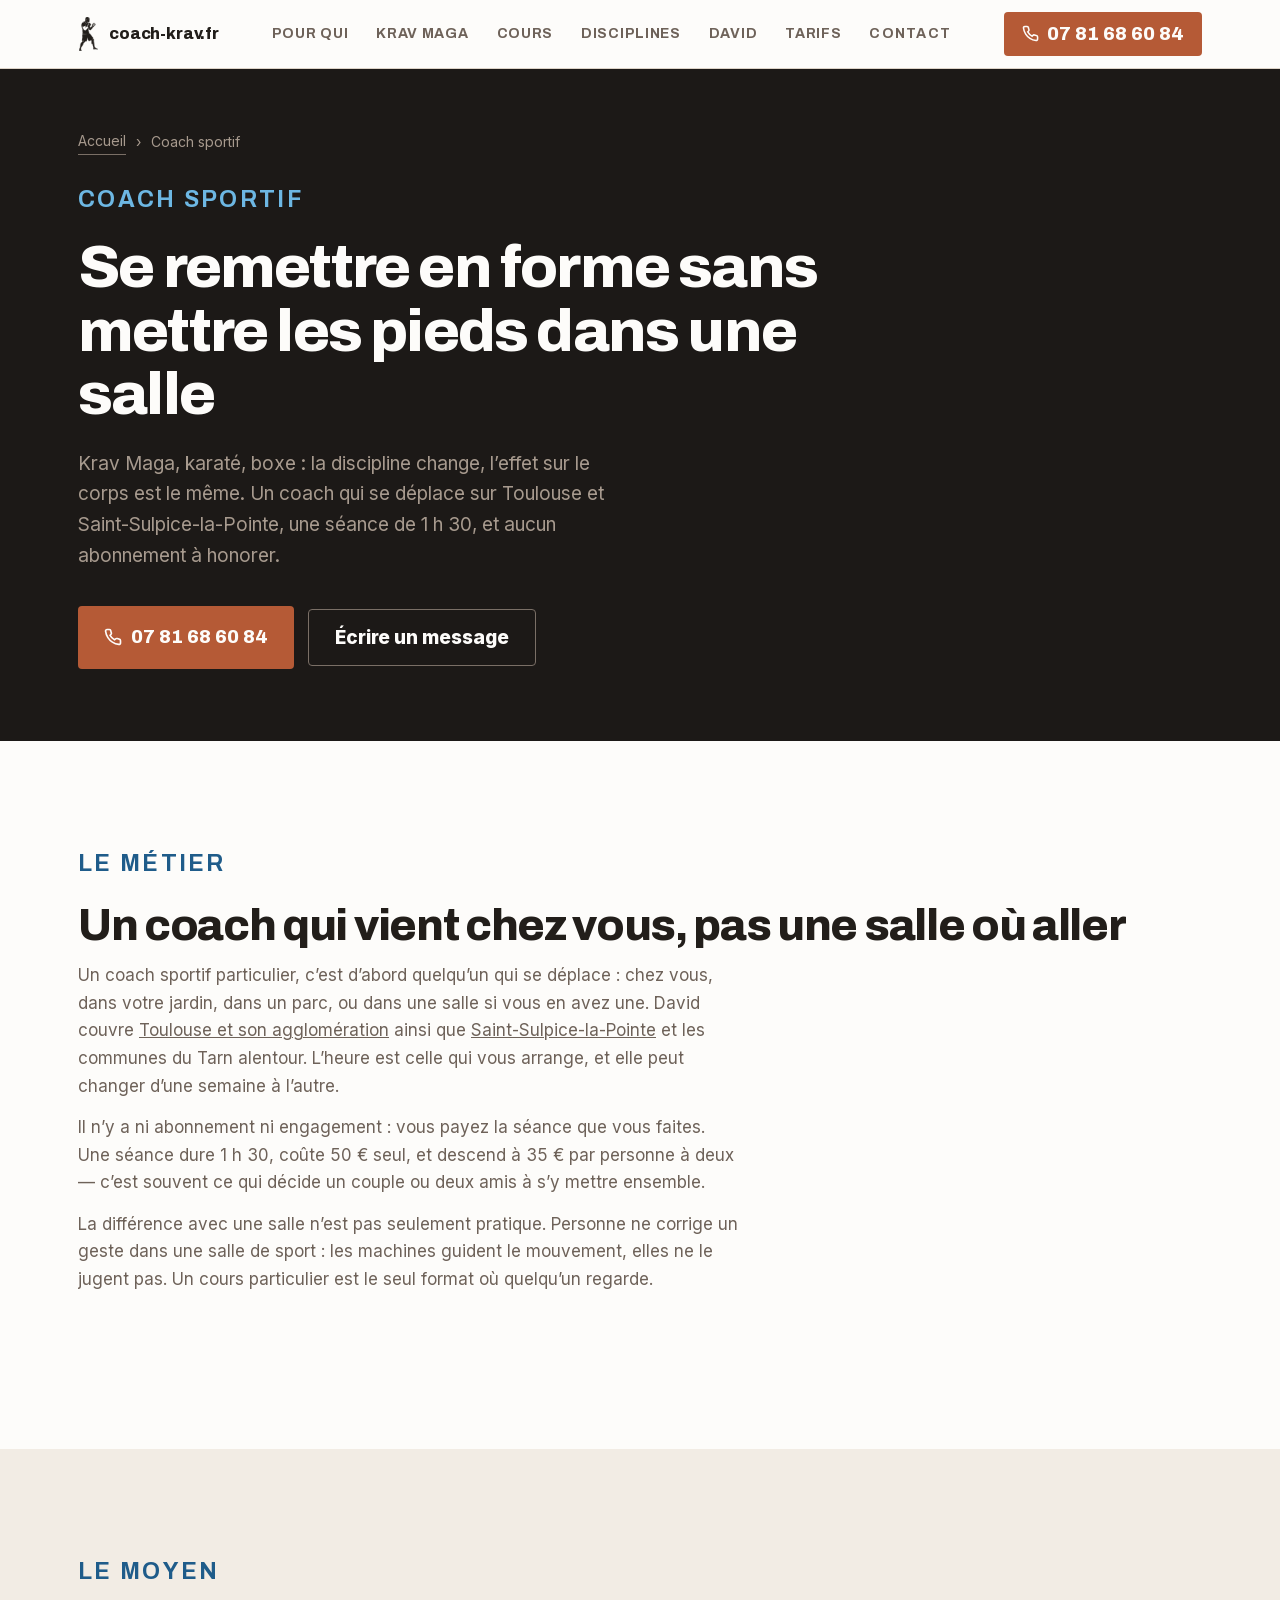
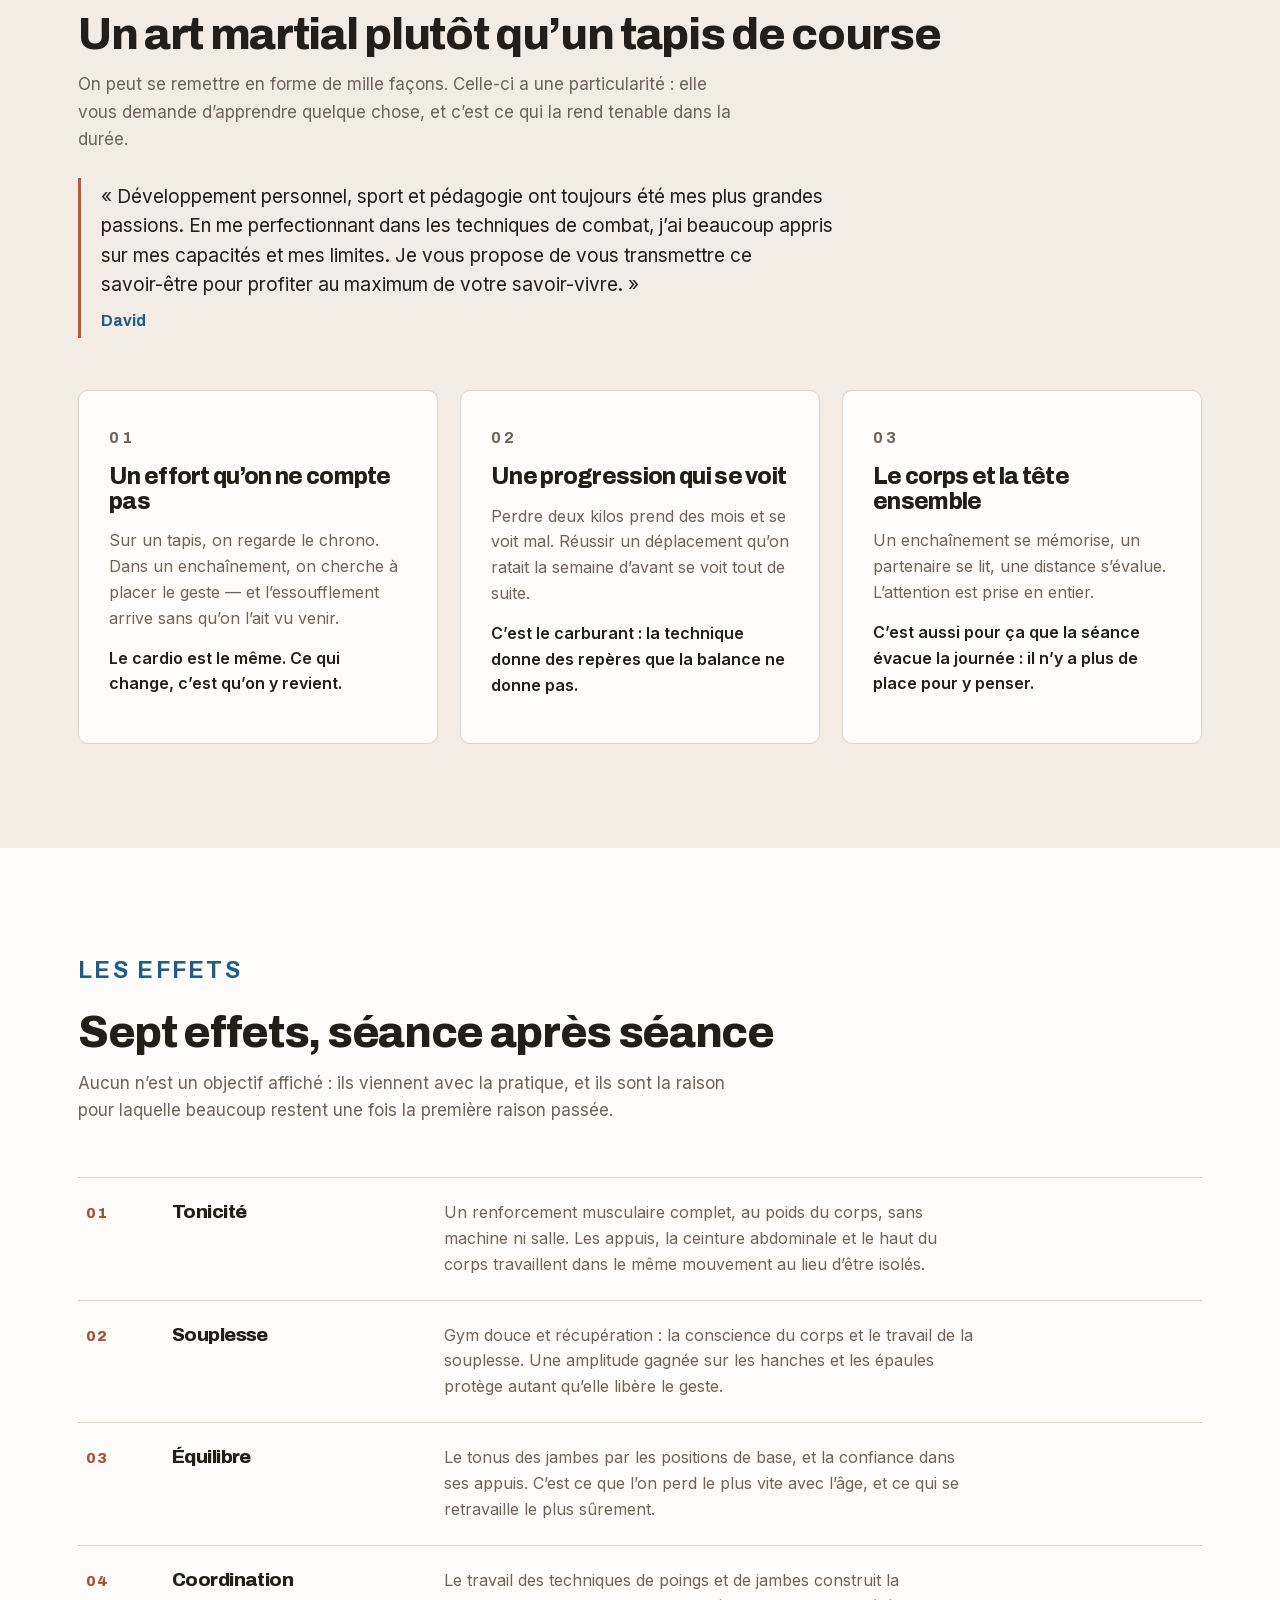
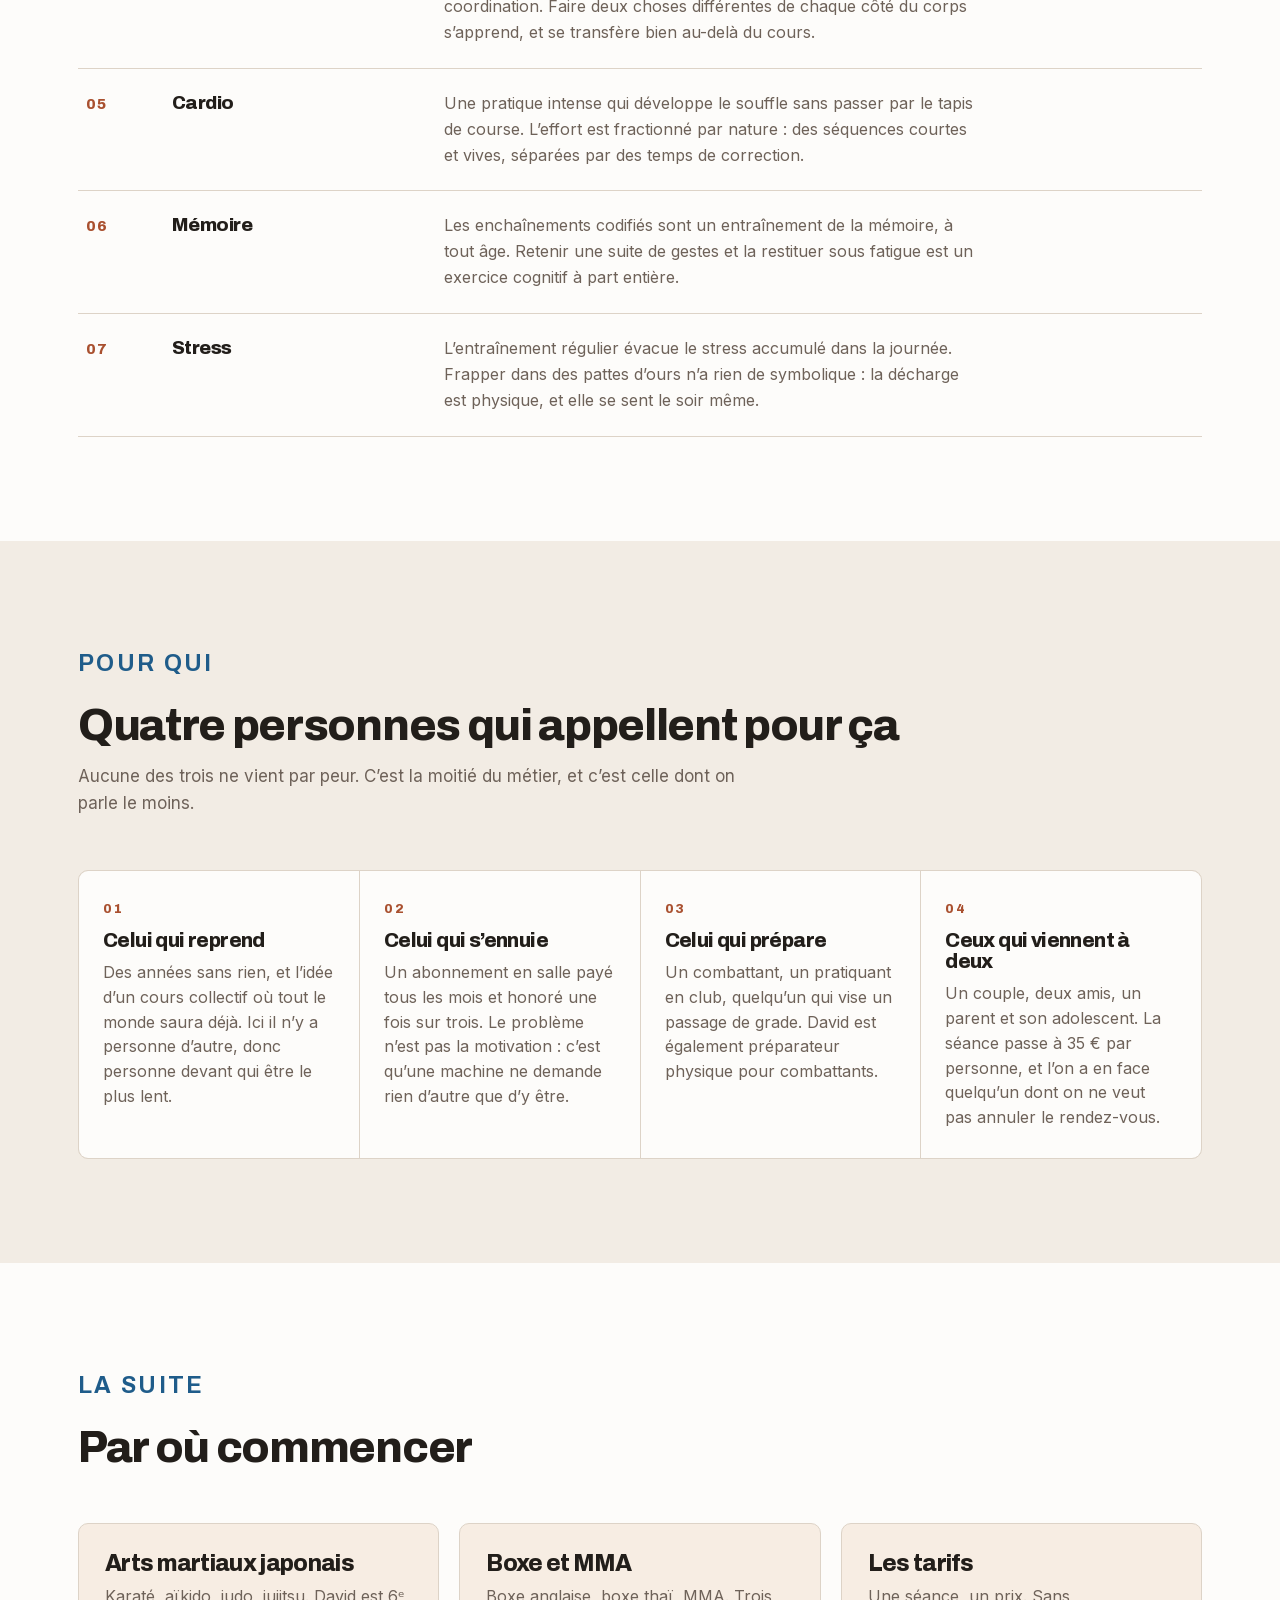
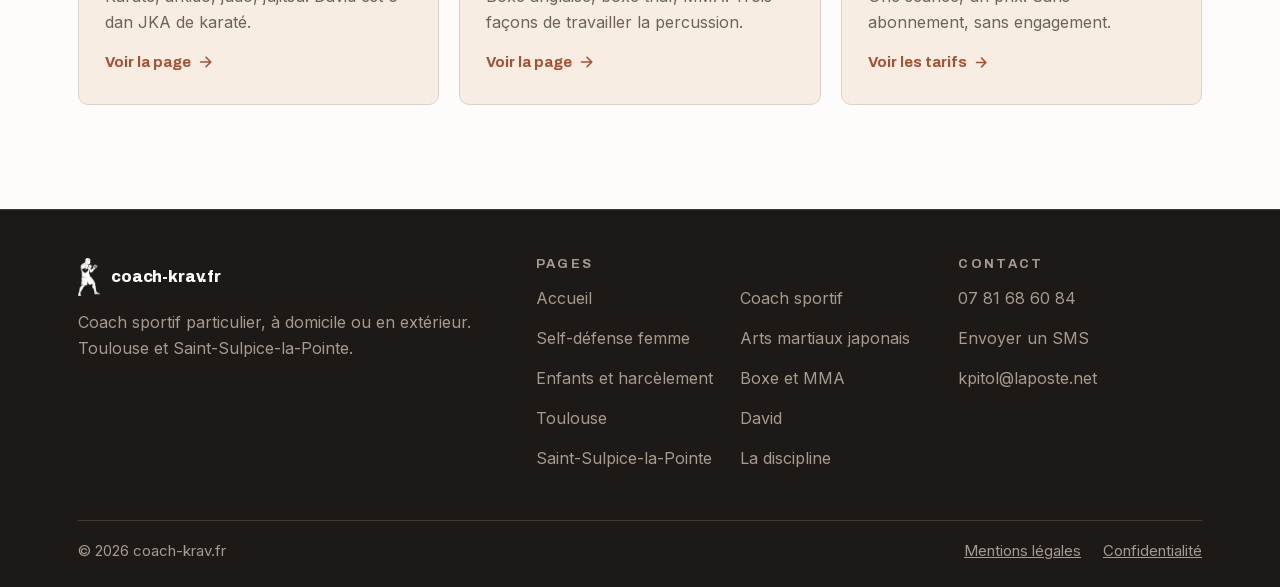
<file: coach-sportif/index.html>
<!DOCTYPE html>
<html lang="fr">
<head>
<meta charset="UTF-8">
<meta name="viewport" content="width=device-width, initial-scale=1">
<title>Coach sportif à domicile à Toulouse et Saint-Sulpice</title>
<meta name="description" content="Coach sportif particulier à Toulouse et Saint-Sulpice-la-Pointe. Se remettre en forme par les arts martiaux, chez vous. 1 h 30, sans abonnement.">
<meta name="robots" content="index, follow">
<meta name="color-scheme" content="light">
<meta name="theme-color" content="#FDFCFA">
<link rel="canonical" href="https://coach-krav.fr/coach-sportif/">
<meta property="og:type" content="article">
<meta property="og:site_name" content="coach-krav.fr">
<meta property="og:locale" content="fr_FR">
<meta property="og:title" content="Coach sportif à domicile à Toulouse et Saint-Sulpice">
<meta property="og:description" content="Se remettre en forme par les arts martiaux, chez vous. Sept effets, séance après séance. 1 h 30, 50 € seul, dès 35 € à deux, sans abonnement.">
<meta property="og:url" content="https://coach-krav.fr/coach-sportif/">
<meta property="og:image" content="https://coach-krav.fr/assets/cours-groupe-1400.jpg">
<meta property="og:image:width" content="1400">
<meta property="og:image:height" content="1050">
<meta property="og:image:alt" content="Cours collectif de Krav Maga en extérieur, en fin de journée">
<meta name="twitter:card" content="summary_large_image">
<link rel="icon" type="image/png" sizes="32x32" href="/assets/favicon-32.png">
<link rel="icon" type="image/png" sizes="16x16" href="/assets/favicon-16.png">
<link rel="apple-touch-icon" href="/assets/apple-touch-icon.png">
<link rel="manifest" href="/site.webmanifest">
<link rel="preload" as="style" href="/assets/site.css">
<link rel="preload" as="font" type="font/woff2" href="/assets/fonts/archivo-var.woff2" crossorigin>
<link rel="preload" as="font" type="font/woff2" href="/assets/fonts/inter-var.woff2" crossorigin>
<style>@font-face{font-family:Archivo;src:url(/assets/fonts/archivo-var.woff2) format('woff2');font-weight:100 900;font-style:normal;font-display:swap}@font-face{font-family:InterVF;src:url(/assets/fonts/inter-var.woff2) format('woff2');font-weight:100 900;font-style:normal;font-display:swap}</style>
<link rel="stylesheet" href="/assets/site.css">
<script type="application/ld+json">
{"@context":"https://schema.org","@type":"BreadcrumbList","itemListElement":[
 {"@type":"ListItem","position":1,"name":"Accueil","item":"https://coach-krav.fr/"},
 {"@type":"ListItem","position":2,"name":"Coach sportif","item":"https://coach-krav.fr/coach-sportif/"}]}
</script>

<script type="application/ld+json">
{
  "@context":"https://schema.org","@type":"Service",
  "name":"Coach sportif particulier à domicile, par les arts martiaux",
  "serviceType":"Coaching sportif individuel",
  "description":"Remise en forme et préparation physique en cours particulier, à domicile ou en extérieur, avec les arts martiaux comme support plutôt qu'une salle de sport.",
  "provider":{"@type":"SportsActivityLocation","name":"coach-krav.fr","telephone":"+33781686084","url":"https://coach-krav.fr/"},
  "areaServed":[{"@type":"City","name":"Toulouse"},{"@type":"City","name":"Saint-Sulpice-la-Pointe"}],
  "offers":[{"@type":"Offer","price":"50","priceCurrency":"EUR","description":"Séance particulière de 1 h 30, déplacement compris"}]
}
</script>
</head>
<body>

<a class="skip" href="#contenu">Aller au contenu</a>

<header id="tete">
  <div class="wrap tete">
    <a class="marque" href="/" aria-label="coach-krav.fr, accueil">
      <span class="marque-glyphe" aria-hidden="true"></span>
      <span>coach-krav.fr</span>
    </a>
    <nav class="nav" id="menu" aria-label="Navigation principale">
      <a href="/#situations">Pour qui</a>
      <a href="/#krav-maga">Krav Maga</a>
      <a href="/#formules">Cours</a>
      <a href="/#disciplines">Disciplines</a>
      <a href="/le-coach/">David</a>
      <a href="/#tarifs">Tarifs</a>
      <button type="button" class="nav-bouton" data-ouvre="ecrire">Contact</button>
    </nav>
    <a class="tel-tete" href="tel:+33781686084">
      <svg viewBox="0 0 24 24" fill="none" stroke="currentColor" stroke-width="2.2" stroke-linecap="round" aria-hidden="true" style="width:17px;height:17px"><path d="M22 16.9v3a2 2 0 0 1-2.2 2 19.8 19.8 0 0 1-8.6-3.1 19.5 19.5 0 0 1-6-6A19.8 19.8 0 0 1 2.1 4.2 2 2 0 0 1 4.1 2h3a2 2 0 0 1 2 1.7c.1.9.3 1.8.7 2.7a2 2 0 0 1-.5 2.1L8.1 9.8a16 16 0 0 0 6 6l1.3-1.2a2 2 0 0 1 2.1-.5c.9.4 1.8.6 2.7.7a2 2 0 0 1 1.8 2.1z"/></svg>
      07 81 68 60 84
    </a>
    <button class="burger" id="burger" aria-label="Ouvrir le menu" aria-expanded="false" aria-controls="menu">
      <svg viewBox="0 0 24 24" fill="none" stroke="currentColor" stroke-width="2.2" stroke-linecap="round" aria-hidden="true"><path d="M3 6h18M3 12h18M3 18h18"/></svg>
    </button>
  </div>
</header>

<main id="contenu">

<section class="hero hero--court" id="haut">
  <div class="wrap">
    <nav class="fil" aria-label="Fil d’Ariane"><a href="/">Accueil</a><span aria-hidden="true">›</span><span>Coach sportif</span></nav>
    <div class="hero-in">
      <p class="eyebrow">Coach sportif</p>
      <h1>Se remettre en forme sans mettre les pieds dans une salle</h1>
      <p>Krav Maga, karaté, boxe : la discipline change, l’effet sur le corps est le même. Un coach qui se déplace sur Toulouse et Saint-Sulpice-la-Pointe, une séance de 1 h 30, et aucun abonnement à honorer.</p>
      <div class="actes">
        <a class="btn btn-1" href="tel:+33781686084">
          <svg viewBox="0 0 24 24" fill="none" stroke="currentColor" stroke-width="2.2" stroke-linecap="round" aria-hidden="true"><path d="M22 16.9v3a2 2 0 0 1-2.2 2 19.8 19.8 0 0 1-8.6-3.1 19.5 19.5 0 0 1-6-6A19.8 19.8 0 0 1 2.1 4.2 2 2 0 0 1 4.1 2h3a2 2 0 0 1 2 1.7c.1.9.3 1.8.7 2.7a2 2 0 0 1-.5 2.1L8.1 9.8a16 16 0 0 0 6 6l1.3-1.2a2 2 0 0 1 2.1-.5c.9.4 1.8.6 2.7.7a2 2 0 0 1 1.8 2.1z"/></svg>
          07 81 68 60 84
        </a>
        <button type="button" class="btn btn-2" data-ouvre="ecrire">Écrire un message</button>
      </div>
    </div>
  </div>
</section>

<section class="sec">
  <div class="wrap">
    <div class="head monte">
      <p class="eyebrow">Le métier</p>
      <h2>Un coach qui vient chez vous, pas une salle où aller</h2>
      <p class="lead">Un coach sportif particulier, c’est d’abord quelqu’un qui se déplace : chez vous, dans votre jardin, dans un parc, ou dans une salle si vous en avez une. David couvre <a href="/toulouse/">Toulouse et son agglomération</a> ainsi que <a href="/saint-sulpice/">Saint-Sulpice-la-Pointe</a> et les communes du Tarn alentour. L’heure est celle qui vous arrange, et elle peut changer d’une semaine à l’autre.</p>
      <p class="lead" style="margin-top:14px">Il n’y a ni abonnement ni engagement : vous payez la séance que vous faites. Une séance dure 1 h 30, coûte 50 € seul, et descend à 35 € par personne à deux — c’est souvent ce qui décide un couple ou deux amis à s’y mettre ensemble.</p>
      <p class="lead" style="margin-top:14px">La différence avec une salle n’est pas seulement pratique. Personne ne corrige un geste dans une salle de sport : les machines guident le mouvement, elles ne le jugent pas. Un cours particulier est le seul format où quelqu’un regarde.</p>
    </div>
  </div>
</section>

<section class="sec sec--pierre">
  <div class="wrap">
    <div class="head monte">
      <p class="eyebrow">Le moyen</p>
      <h2>Un art martial plutôt qu’un tapis de course</h2>
      <p class="lead">On peut se remettre en forme de mille façons. Celle-ci a une particularité : elle vous demande d’apprendre quelque chose, et c’est ce qui la rend tenable dans la durée.</p>
      <blockquote>« Développement personnel, sport et pédagogie ont toujours été mes plus grandes passions. En me perfectionnant dans les techniques de combat, j’ai beaucoup appris sur mes capacités et mes limites. Je vous propose de vous transmettre ce savoir-être pour profiter au maximum de votre savoir-vivre. »<cite>David</cite></blockquote>
    </div>
    <div class="trio">
      <article class="sit monte">
        <p class="sit-n">01</p>
        <h3>Un effort qu’on ne compte pas</h3>
        <p>Sur un tapis, on regarde le chrono. Dans un enchaînement, on cherche à placer le geste — et l’essoufflement arrive sans qu’on l’ait vu venir.</p>
        <p class="rep">Le cardio est le même. Ce qui change, c’est qu’on y revient.</p>
      </article>
      <article class="sit monte">
        <p class="sit-n">02</p>
        <h3>Une progression qui se voit</h3>
        <p>Perdre deux kilos prend des mois et se voit mal. Réussir un déplacement qu’on ratait la semaine d’avant se voit tout de suite.</p>
        <p class="rep">C’est le carburant : la technique donne des repères que la balance ne donne pas.</p>
      </article>
      <article class="sit monte">
        <p class="sit-n">03</p>
        <h3>Le corps et la tête ensemble</h3>
        <p>Un enchaînement se mémorise, un partenaire se lit, une distance s’évalue. L’attention est prise en entier.</p>
        <p class="rep">C’est aussi pour ça que la séance évacue la journée : il n’y a plus de place pour y penser.</p>
      </article>
    </div>
  </div>
</section>

<section class="sec">
  <div class="wrap">
    <div class="head monte">
      <p class="eyebrow">Les effets</p>
      <h2>Sept effets, séance après séance</h2>
      <p class="lead">Aucun n’est un objectif affiché : ils viennent avec la pratique, et ils sont la raison pour laquelle beaucoup restent une fois la première raison passée.</p>
    </div>
    <ul class="bien monte">
      <li><span class="num">01</span><h3>Tonicité</h3><p>Un renforcement musculaire complet, au poids du corps, sans machine ni salle. Les appuis, la ceinture abdominale et le haut du corps travaillent dans le même mouvement au lieu d’être isolés.</p></li>
      <li><span class="num">02</span><h3>Souplesse</h3><p>Gym douce et récupération : la conscience du corps et le travail de la souplesse. Une amplitude gagnée sur les hanches et les épaules protège autant qu’elle libère le geste.</p></li>
      <li><span class="num">03</span><h3>Équilibre</h3><p>Le tonus des jambes par les positions de base, et la confiance dans ses appuis. C’est ce que l’on perd le plus vite avec l’âge, et ce qui se retravaille le plus sûrement.</p></li>
      <li><span class="num">04</span><h3>Coordination</h3><p>Le travail des techniques de poings et de jambes construit la coordination. Faire deux choses différentes de chaque côté du corps s’apprend, et se transfère bien au-delà du cours.</p></li>
      <li><span class="num">05</span><h3>Cardio</h3><p>Une pratique intense qui développe le souffle sans passer par le tapis de course. L’effort est fractionné par nature : des séquences courtes et vives, séparées par des temps de correction.</p></li>
      <li><span class="num">06</span><h3>Mémoire</h3><p>Les enchaînements codifiés sont un entraînement de la mémoire, à tout âge. Retenir une suite de gestes et la restituer sous fatigue est un exercice cognitif à part entière.</p></li>
      <li><span class="num">07</span><h3>Stress</h3><p>L’entraînement régulier évacue le stress accumulé dans la journée. Frapper dans des pattes d’ours n’a rien de symbolique : la décharge est physique, et elle se sent le soir même.</p></li>
    </ul>
  </div>
</section>

<section class="sec sec--pierre">
  <div class="wrap">
    <div class="head monte">
      <p class="eyebrow">Pour qui</p>
      <h2>Quatre personnes qui appellent pour ça</h2>
      <p class="lead">Aucune des trois ne vient par peur. C’est la moitié du métier, et c’est celle dont on parle le moins.</p>
    </div>
    <div class="princ monte">
      <div>
        <p class="n">01</p><h3>Celui qui reprend</h3>
        <p>Des années sans rien, et l’idée d’un cours collectif où tout le monde saura déjà. Ici il n’y a personne d’autre, donc personne devant qui être le plus lent.</p>
      </div>
      <div>
        <p class="n">02</p><h3>Celui qui s’ennuie</h3>
        <p>Un abonnement en salle payé tous les mois et honoré une fois sur trois. Le problème n’est pas la motivation : c’est qu’une machine ne demande rien d’autre que d’y être.</p>
      </div>
      <div>
        <p class="n">03</p><h3>Celui qui prépare</h3>
        <p>Un combattant, un pratiquant en club, quelqu’un qui vise un passage de grade. David est également préparateur physique pour combattants.</p>
      </div>
      <div>
        <p class="n">04</p><h3>Ceux qui viennent à deux</h3>
        <p>Un couple, deux amis, un parent et son adolescent. La séance passe à 35 € par personne, et l’on a en face quelqu’un dont on ne veut pas annuler le rendez-vous.</p>
      </div>
    </div>
  </div>
</section>

<section class="sec">
  <div class="wrap">
    <div class="head monte">
      <p class="eyebrow">La suite</p>
      <h2>Par où commencer</h2>
    </div>
    <div class="renvois trois monte">
      <a class="renvoi" href="/arts-martiaux/"><h3>Arts martiaux japonais</h3><p>Karaté, aïkido, judo, jujitsu. David est 6ᵉ dan JKA de karaté.</p><span>Voir la page</span></a>
      <a class="renvoi" href="/boxe-et-mma/"><h3>Boxe et MMA</h3><p>Boxe anglaise, boxe thaï, MMA. Trois façons de travailler la percussion.</p><span>Voir la page</span></a>
      <a class="renvoi" href="/#tarifs"><h3>Les tarifs</h3><p>Une séance, un prix. Sans abonnement, sans engagement.</p><span>Voir les tarifs</span></a>
    </div>
  </div>
</section>


</main>

<footer>
  <div class="wrap">
    <div class="pied">
      <div>
        <a class="marque" href="/" aria-label="coach-krav.fr, accueil">
          <span class="marque-glyphe marque-glyphe--pied" aria-hidden="true"></span>
          <span>coach-krav.fr</span>
        </a>
        <p class="desc">Coach sportif particulier, à domicile ou en extérieur. Toulouse et Saint-Sulpice-la-Pointe.</p>
      </div>
      <div>
        <h2>Pages</h2>
        <ul class="deux">
          <li><a href="/">Accueil</a></li>
          <li><a href="/femmes/">Self-défense femme</a></li>
          <li><a href="/enfants/">Enfants et harcèlement</a></li>
          <li><a href="/toulouse/">Toulouse</a></li>
          <li><a href="/saint-sulpice/">Saint-Sulpice-la-Pointe</a></li>
          <li><a href="/coach-sportif/">Coach sportif</a></li>
          <li><a href="/arts-martiaux/">Arts martiaux japonais</a></li>
          <li><a href="/boxe-et-mma/">Boxe et MMA</a></li>
          <li><a href="/le-coach/">David</a></li>
          <li><a href="/la-discipline/">La discipline</a></li>
        </ul>
      </div>
      <div>
        <h2>Contact</h2>
        <ul>
          <li><a href="tel:+33781686084">07 81 68 60 84</a></li>
          <li><a href="sms:+33781686084">Envoyer un SMS</a></li>
          <li><a href="mailto:kpitol@laposte.net">kpitol@laposte.net</a></li>
        </ul>
      </div>
    </div>
    <div class="bas">
      <span>© 2026 coach-krav.fr</span>
      <nav aria-label="Informations légales">
        <a href="/mentions/#mentions">Mentions légales</a>
        <a href="/mentions/#confidentialite">Confidentialité</a>
      </nav>
    </div>
  </div>
</footer>

<div class="pouce">
  <a class="btn btn-1" href="tel:+33781686084" aria-label="Appeler le 07 81 68 60 84">Appeler</a>
  <a class="btn btn-2" href="sms:+33781686084?&amp;body=Bonjour, je suis sur Toulouse et je souhaite des informations.">SMS</a>
</div>

<script src="/assets/site.js" defer></script>

<dialog id="ecrire" aria-labelledby="ecrire-titre">
  <div class="vol">
    <button type="button" class="clore" data-ferme aria-label="Fermer">
      <svg viewBox="0 0 24 24" fill="none" stroke="currentColor" stroke-width="2.2" stroke-linecap="round" aria-hidden="true" style="width:18px;height:18px"><path d="M18 6 6 18M6 6l12 12"/></svg>
    </button>
    <h2 id="ecrire-titre">Votre message</h2>
    <p class="vol-intro">Le plus rapide reste <a href="tel:+33781686084">un appel</a> ou <a href="sms:+33781686084?&amp;body=Bonjour, je souhaite des informations sur les cours.">un SMS</a>. Mais si vous préférez écrire, c’est ici.</p>
    <form class="formulaire" id="msg" action="https://formspree.io/f/xaqlaapn" method="POST">
      <input type="hidden" name="_next" value="https://coach-krav.fr/merci/">
      <input type="hidden" name="_subject" value="Nouvelle demande depuis coach-krav.fr">
      <input type="text" name="_gotcha" tabindex="-1" autocomplete="off" style="position:absolute;left:-9999px" aria-hidden="true">
      <div class="rang">
        <div class="champ">
          <label for="c-nom">Nom</label>
          <input id="c-nom" name="nom" type="text" autocomplete="name" placeholder="Votre nom" required>
        </div>
        <div class="champ">
          <label for="c-tel">Téléphone</label>
          <input id="c-tel" name="telephone" type="tel" autocomplete="tel" inputmode="tel" placeholder="Pour vous rappeler" aria-describedby="c-joindre">
        </div>
      </div>
      <div class="rang">
        <div class="champ">
          <label for="c-mail">E-mail</label>
          <input id="c-mail" name="email" type="email" autocomplete="email" placeholder="Si vous préférez une réponse écrite" aria-describedby="c-joindre">
        </div>
      </div>
      <p class="joindre" id="c-joindre">Un numéro <b>ou</b> une adresse suffit : c’est vous qui choisissez comment on vous répond.</p>
      <div class="rang">
        <div class="champ">
          <label for="c-qui">Pour qui&nbsp;?</label>
          <select id="c-qui" name="pour_qui">
            <option value="Moi">Moi</option>
            <option value="Mon enfant">Mon enfant</option>
            <option value="Nous deux">Nous deux</option>
            <option value="Un groupe">Un groupe d’amis ou de famille</option>
            <option value="Mon equipe">Mon équipe, mon entreprise</option>
          </select>
        </div>
        <div class="champ">
          <label for="c-ou">Où&nbsp;?</label>
          <select id="c-ou" name="lieu">
            <option value="Toulouse">Toulouse ou agglomération</option>
            <option value="Saint-Sulpice">Saint-Sulpice-la-Pointe et alentours</option>
            <option value="Autre">Ailleurs, à voir ensemble</option>
          </select>
        </div>
      </div>
      <div class="champ">
        <label for="c-msg">Votre situation</label>
        <textarea id="c-msg" name="message" placeholder="Ce qui vous amène, votre niveau, vos disponibilités. Quelques mots suffisent." required></textarea>
      </div>
      <label class="coche" for="c-rgpd">
        <input id="c-rgpd" type="checkbox" name="consentement" value="oui" required>
        <span>J’accepte que ces informations servent uniquement à me répondre.</span>
      </label>
      <p class="hors-ue">Ce formulaire passe par un prestataire américain, vos données quittent donc l’Union européenne. <a href="/mentions/#confidentialite">Le détail est ici</a>. Un <a href="sms:+33781686084">SMS</a> arrive directement sur le téléphone de David, sans intermédiaire.</p>
      <button class="envoi" type="submit" id="c-envoi">Envoyer le message</button>
      <p class="retour" id="c-ok" role="status">Message envoyé. Je vous réponds dès que possible. <b>Sans nouvelle sous 48 h</b>, <a href="sms:+33781686084?&amp;body=Bonjour, je souhaite des informations sur les cours.">envoyez un SMS au 07 81 68 60 84</a> : il arrive directement sur le téléphone de David, sans intermédiaire.</p>
      <p class="retour" id="c-ko" role="alert">L’envoi n’a pas abouti. Votre message est toujours là : réessayez, <a href="sms:+33781686084?&amp;body=Bonjour, je souhaite des informations sur les cours.">envoyez un SMS</a>, ou écrivez à <a href="mailto:kpitol@laposte.net">kpitol@laposte.net</a>.</p>
    </form>
  </div>
</dialog>

<noscript><style>
  /* Sans script, une modale ne s'ouvre pas. On la rend alors au fil de la page,
     a sa place naturelle : mieux vaut un formulaire visible qu'un bouton mort. */
  dialog#ecrire{display:block;position:static;width:auto;max-width:820px;margin:0 auto 70px;background:var(--fond-carte)}
  dialog#ecrire .clore{display:none}
  [data-ouvre]{display:none!important}
</style></noscript>

</body>
</html>
</file>
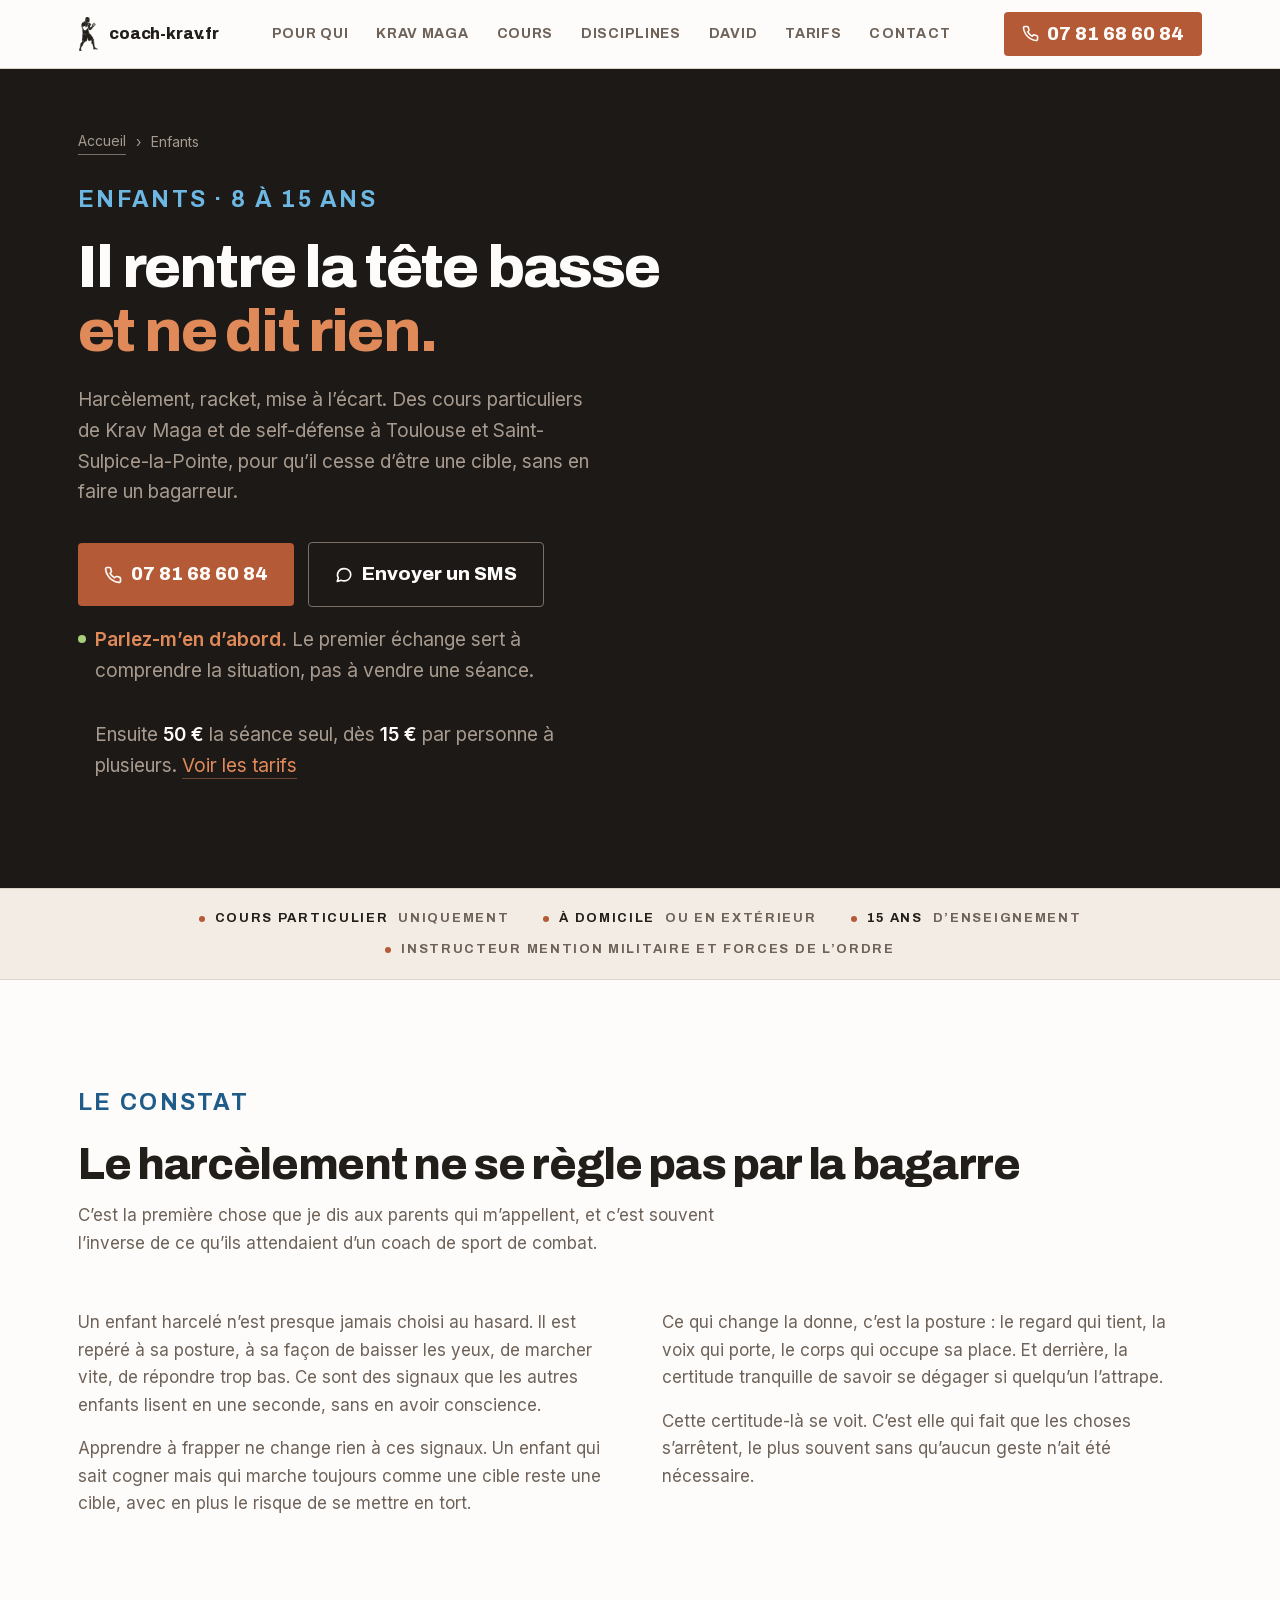
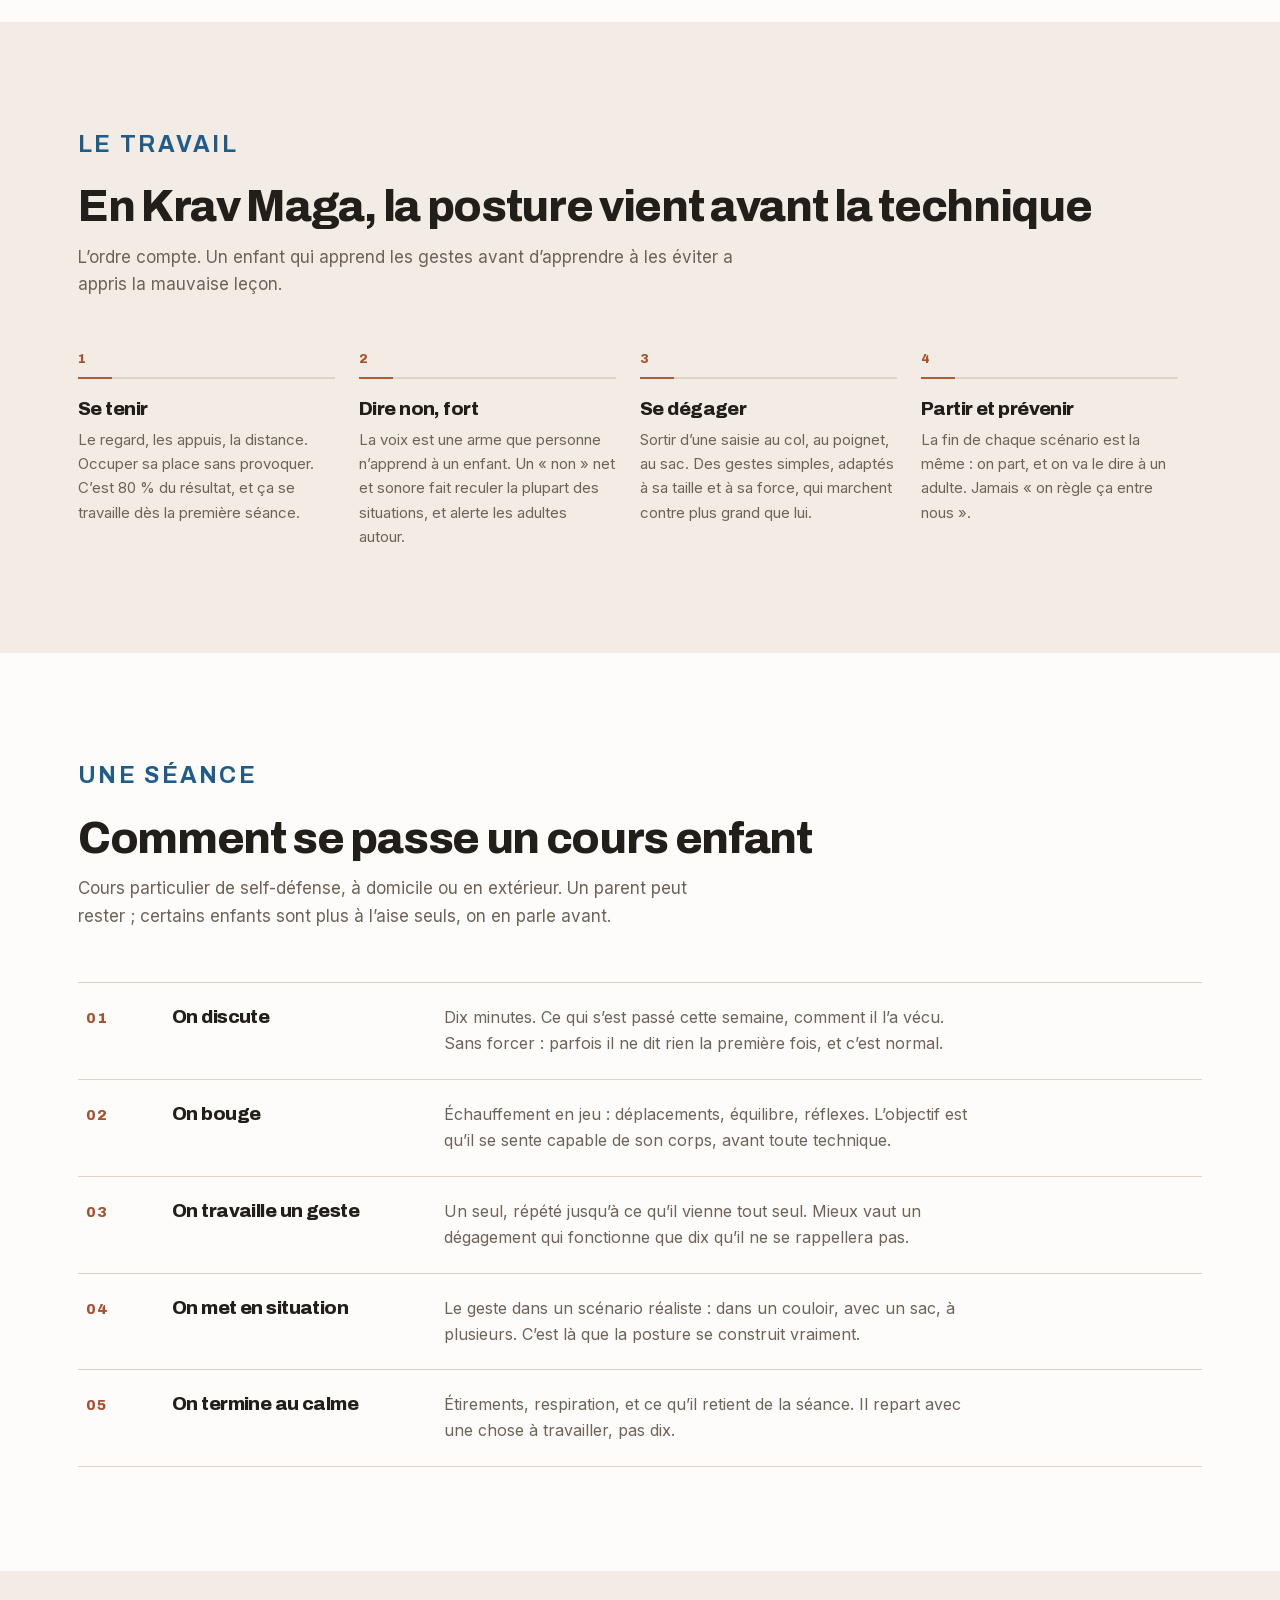
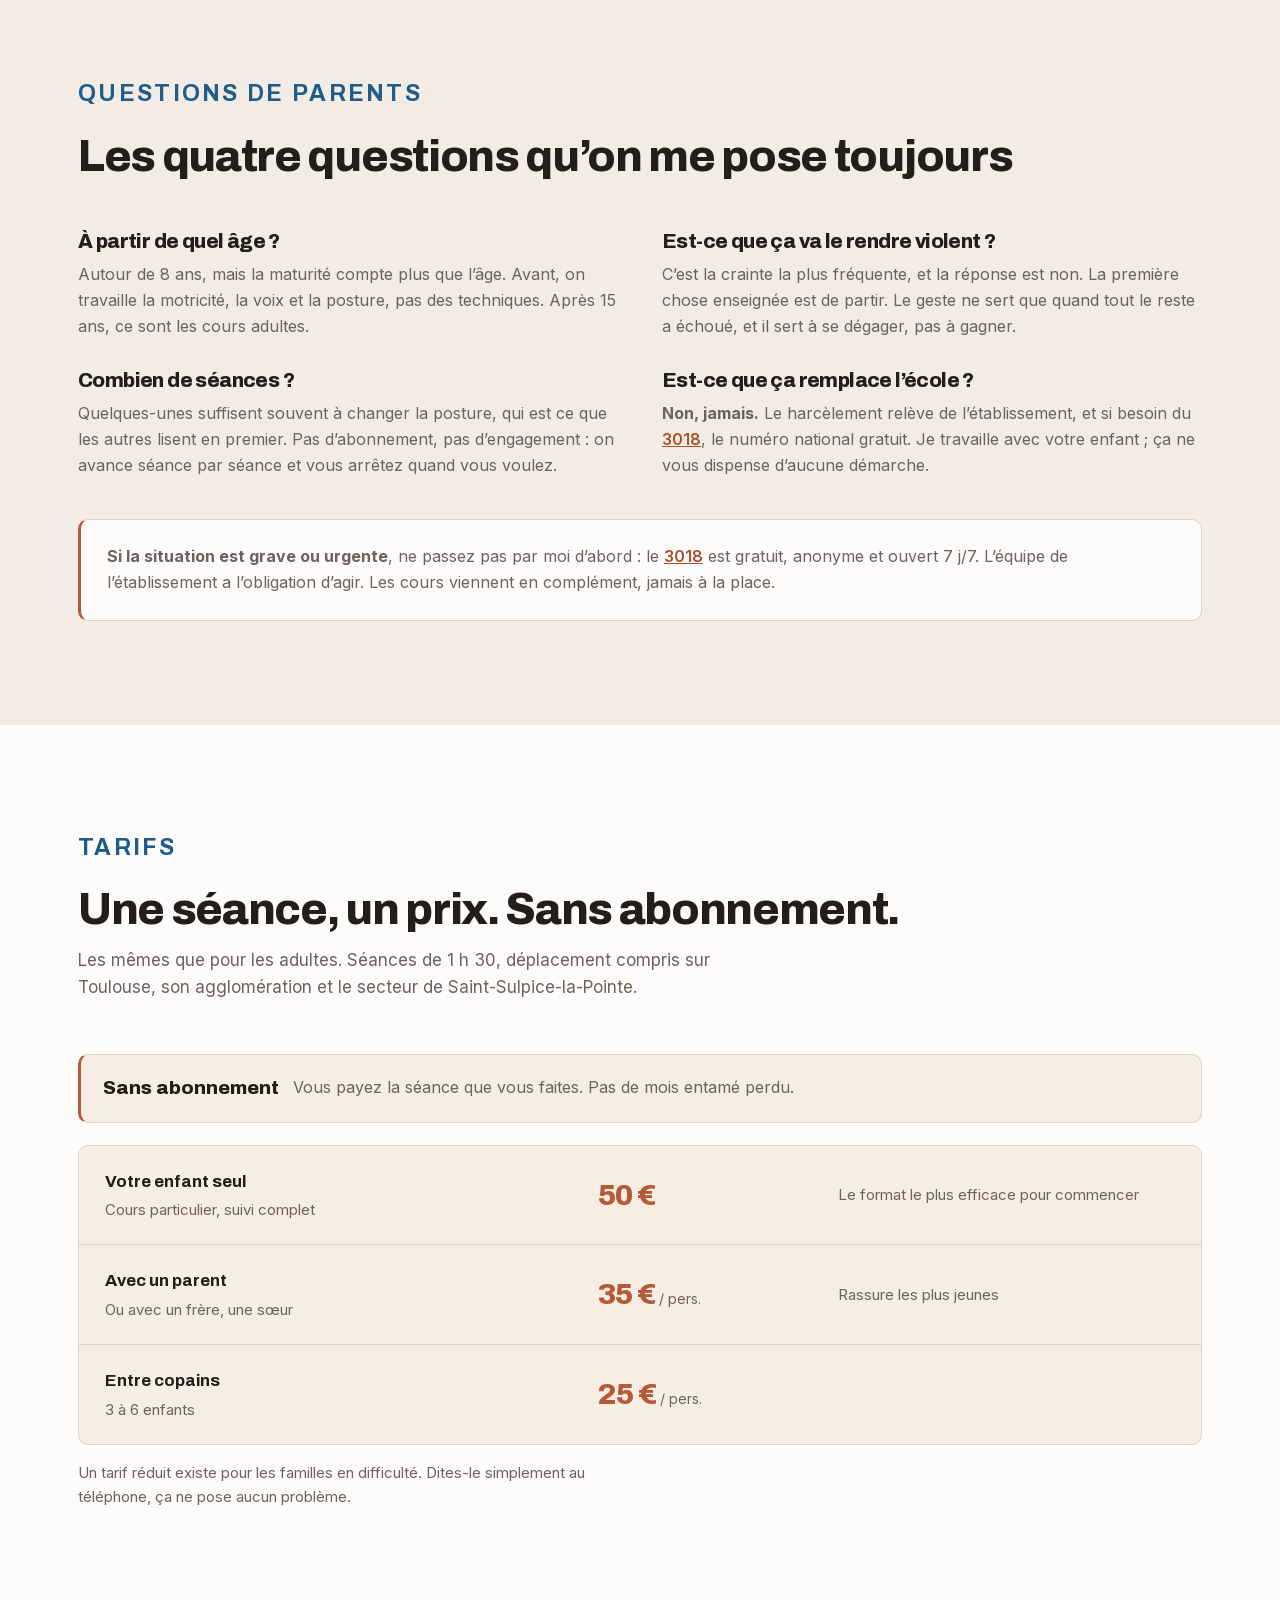
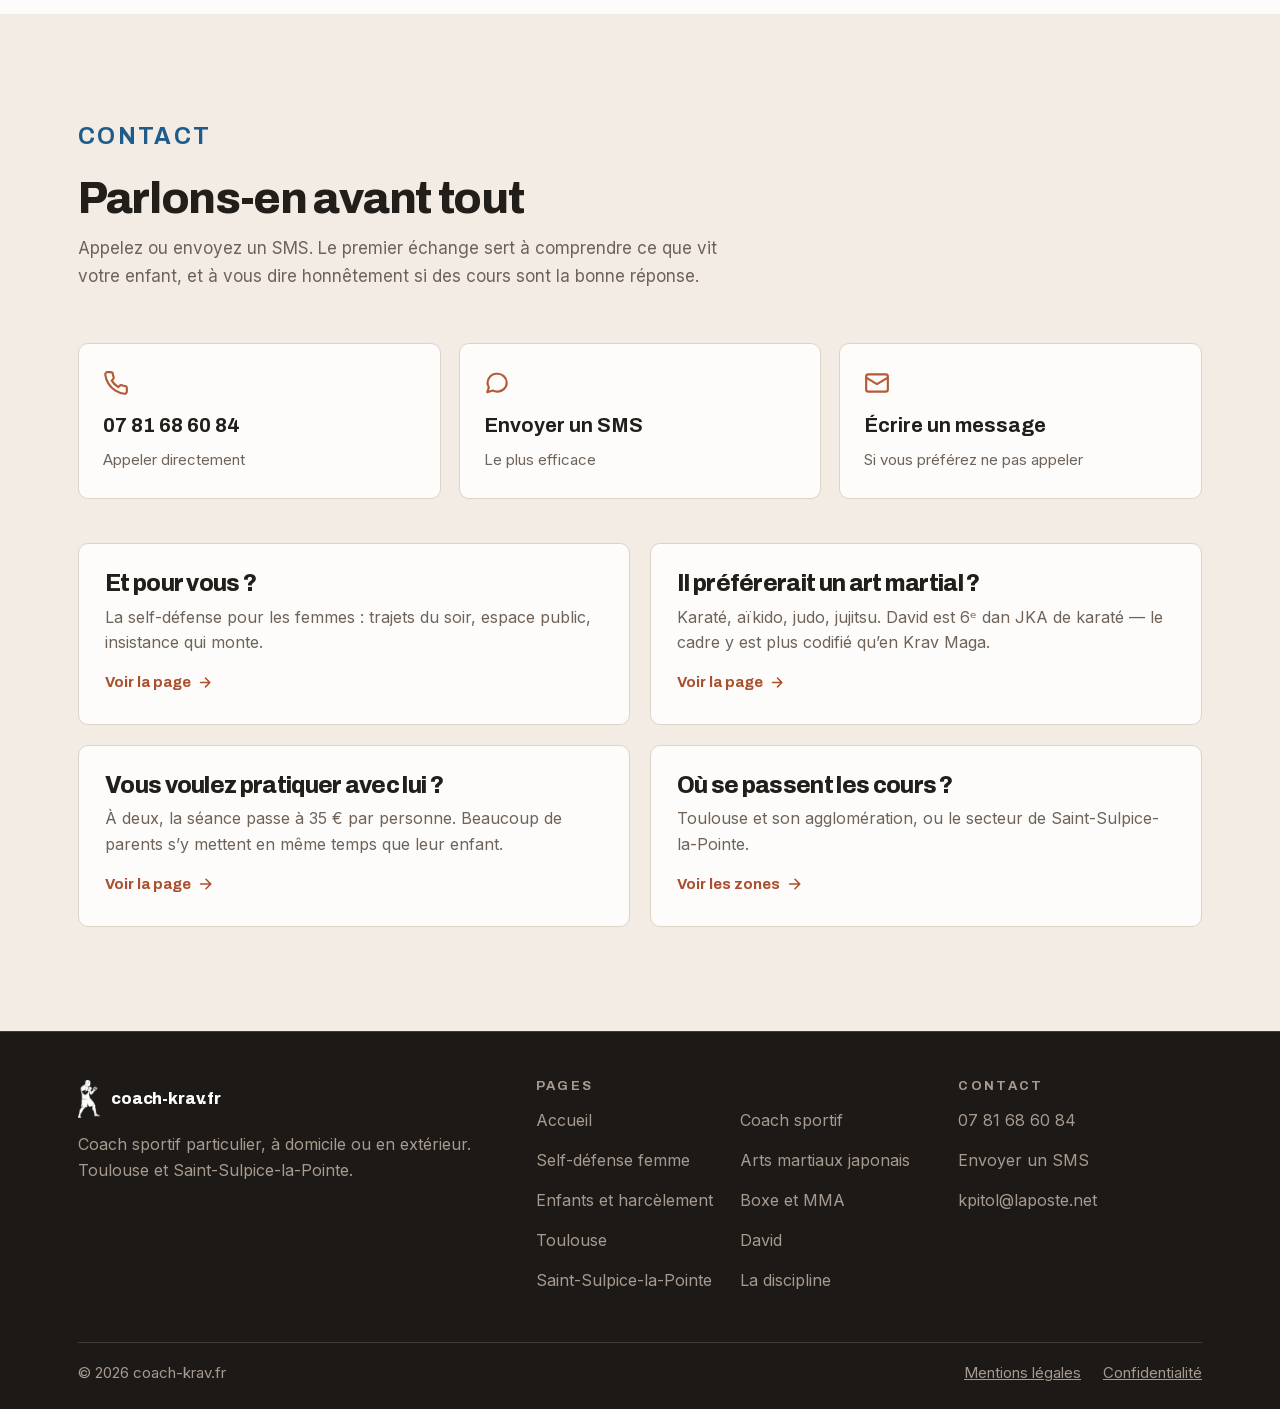
<file: enfants/index.html>
<!DOCTYPE html>
<html lang="fr">
<head>
<meta charset="UTF-8">
<meta name="viewport" content="width=device-width, initial-scale=1">
<title>Krav Maga enfant et harcèlement scolaire à Toulouse</title>
<meta name="description" content="Krav Maga et self-défense pour enfants à Toulouse et Saint-Sulpice-la-Pointe. La posture avant la technique : cesser d’être une cible, sans apprendre à frapper.">
<meta name="robots" content="index, follow">
<meta name="color-scheme" content="light">
<meta name="theme-color" content="#FDFCFA">
<link rel="canonical" href="https://coach-krav.fr/enfants/">

<meta property="og:type" content="article">
<meta property="og:locale" content="fr_FR">
<meta property="og:site_name" content="coach-krav.fr">
<meta property="og:title" content="Krav Maga enfant et harcèlement scolaire à Toulouse">
<meta property="og:description" content="Ce qu’un cours de self-défense change pour un enfant harcelé, et ce qu’il ne règle pas. Cours particuliers à Toulouse et Saint-Sulpice-la-Pointe.">
<meta property="og:url" content="https://coach-krav.fr/enfants/">
<meta property="og:image" content="https://coach-krav.fr/assets/cours-groupe-1400.jpg">
<meta property="og:image:width" content="1400">
<meta property="og:image:height" content="1050">
<meta property="og:image:alt" content="Cours collectif de Krav Maga en extérieur, en fin de journée">
<meta name="twitter:card" content="summary_large_image">

<link rel="icon" type="image/png" sizes="32x32" href="/assets/favicon-32.png">
<link rel="icon" type="image/png" sizes="16x16" href="/assets/favicon-16.png">
<link rel="apple-touch-icon" href="/assets/apple-touch-icon.png">
<link rel="manifest" href="/site.webmanifest">

<link rel="preload" as="style" href="/assets/site.css">
<link rel="preload" as="font" type="font/woff2" href="/assets/fonts/archivo-var.woff2" crossorigin>
<link rel="preload" as="font" type="font/woff2" href="/assets/fonts/inter-var.woff2" crossorigin>
<style>@font-face{font-family:Archivo;src:url(/assets/fonts/archivo-var.woff2) format('woff2');font-weight:100 900;font-style:normal;font-display:swap}@font-face{font-family:InterVF;src:url(/assets/fonts/inter-var.woff2) format('woff2');font-weight:100 900;font-style:normal;font-display:swap}</style>
<link rel="stylesheet" href="/assets/site.css">
<script type="application/ld+json">
{"@context":"https://schema.org","@type":"BreadcrumbList","itemListElement":[
 {"@type":"ListItem","position":1,"name":"Accueil","item":"https://coach-krav.fr/"},
 {"@type":"ListItem","position":2,"name":"Enfants et harcèlement scolaire","item":"https://coach-krav.fr/enfants/"}]}
</script>


<script type="application/ld+json">{"@context":"https://schema.org","@type":"FAQPage","mainEntity":[{"@type":"Question","name":"À partir de quel âge ?","acceptedAnswer":{"@type":"Answer","text":"Autour de 8 ans, mais la maturité compte plus que l’âge. Avant, on travaille la motricité, la voix et la posture, pas des techniques. Après 15 ans, ce sont les cours adultes."}},{"@type":"Question","name":"Est-ce que ça va le rendre violent ?","acceptedAnswer":{"@type":"Answer","text":"C’est la crainte la plus fréquente, et la réponse est non. La première chose enseignée est de partir. Le geste ne sert que quand tout le reste a échoué, et il sert à se dégager, pas à gagner."}},{"@type":"Question","name":"Combien de séances ?","acceptedAnswer":{"@type":"Answer","text":"Quelques-unes suffisent souvent à changer la posture, qui est ce que les autres lisent en premier. Pas d’abonnement, pas d’engagement : on avance séance par séance et vous arrêtez quand vous voulez."}},{"@type":"Question","name":"Est-ce que ça remplace l’école ?","acceptedAnswer":{"@type":"Answer","text":"Non, jamais. Le harcèlement relève de l’établissement, et si besoin du 3018, le numéro national gratuit. Je travaille avec votre enfant ; ça ne vous dispense d’aucune démarche."}}]}</script>
</head>
<body>

<a class="skip" href="#contenu">Aller au contenu</a>

<header id="tete">
  <div class="wrap tete">
    <a class="marque" href="/" aria-label="coach-krav.fr, accueil">
      <span class="marque-glyphe" aria-hidden="true"></span>
      <span>coach-krav.fr</span>
    </a>
    <nav class="nav" id="menu" aria-label="Navigation principale">
      <a href="/#situations">Pour qui</a>
      <a href="/#krav-maga">Krav Maga</a>
      <a href="/#formules">Cours</a>
      <a href="/#disciplines">Disciplines</a>
      <a href="/le-coach/">David</a>
      <a href="#tarifs">Tarifs</a>
      <button type="button" class="nav-bouton" data-ouvre="ecrire" data-pour="Mon enfant">Contact</button>
    </nav>
    <a class="tel-tete" href="tel:+33781686084">
      <svg viewBox="0 0 24 24" fill="none" stroke="currentColor" stroke-width="2.2" stroke-linecap="round" aria-hidden="true" style="width:17px;height:17px"><path d="M22 16.9v3a2 2 0 0 1-2.2 2 19.8 19.8 0 0 1-8.6-3.1 19.5 19.5 0 0 1-6-6A19.8 19.8 0 0 1 2.1 4.2 2 2 0 0 1 4.1 2h3a2 2 0 0 1 2 1.7c.1.9.3 1.8.7 2.7a2 2 0 0 1-.5 2.1L8.1 9.8a16 16 0 0 0 6 6l1.3-1.2a2 2 0 0 1 2.1-.5c.9.4 1.8.6 2.7.7a2 2 0 0 1 1.8 2.1z"/></svg>
      07 81 68 60 84
    </a>
    <button class="burger" id="burger" aria-label="Ouvrir le menu" aria-expanded="false" aria-controls="menu">
      <svg viewBox="0 0 24 24" fill="none" stroke="currentColor" stroke-width="2.2" stroke-linecap="round" aria-hidden="true"><path d="M3 6h18M3 12h18M3 18h18"/></svg>
    </button>
  </div>
</header>

<main id="contenu">

<section class="hero hero--court" id="haut">
  <div class="wrap">
    <nav class="fil" aria-label="Fil d’Ariane"><a href="/">Accueil</a><span aria-hidden="true">›</span><span>Enfants</span></nav>
    <div class="hero-in">
      <p class="eyebrow">Enfants · 8 à 15 ans</p>
      <h1>Il rentre la tête basse<em>et ne dit rien.</em></h1>
      <p>Harcèlement, racket, mise à l’écart. Des cours particuliers de Krav Maga et de self-défense à Toulouse et Saint-Sulpice-la-Pointe, pour qu’il cesse d’être une cible, sans en faire un bagarreur.</p>
      <div class="actes">
        <a class="btn btn-1" href="tel:+33781686084">
          <svg viewBox="0 0 24 24" fill="none" stroke="currentColor" stroke-width="2.2" stroke-linecap="round" aria-hidden="true"><path d="M22 16.9v3a2 2 0 0 1-2.2 2 19.8 19.8 0 0 1-8.6-3.1 19.5 19.5 0 0 1-6-6A19.8 19.8 0 0 1 2.1 4.2 2 2 0 0 1 4.1 2h3a2 2 0 0 1 2 1.7c.1.9.3 1.8.7 2.7a2 2 0 0 1-.5 2.1L8.1 9.8a16 16 0 0 0 6 6l1.3-1.2a2 2 0 0 1 2.1-.5c.9.4 1.8.6 2.7.7a2 2 0 0 1 1.8 2.1z"/></svg>
          07 81 68 60 84
        </a>
        <a class="btn btn-2" href="sms:+33781686084?&amp;body=Bonjour, je vous contacte au sujet de mon enfant.">
          <svg viewBox="0 0 24 24" fill="none" stroke="currentColor" stroke-width="2.2" stroke-linecap="round" stroke-linejoin="round" aria-hidden="true"><path d="M21 11.5a8.4 8.4 0 0 1-9 8.4 8.9 8.9 0 0 1-3.9-.9L3 20.5l1.5-4.4A8.4 8.4 0 0 1 12 3.5a8.4 8.4 0 0 1 9 8z"/></svg>
          Envoyer un SMS
        </a>
      </div>
      <p class="note"><span><b>Parlez-m’en d’abord.</b> Le premier échange sert à comprendre la situation, pas à vendre une séance.</span></p>
      <p class="prix-hero">Ensuite <b>50 €</b> la séance seul, dès <b>15 €</b> par personne à plusieurs. <a href="#tarifs">Voir les tarifs</a></p>
    </div>
  </div>
</section>

<div class="preuve">
  <div class="wrap">
    <ul>
      <li><b>Cours particulier</b> uniquement</li>
      <li><b>À domicile</b> ou en extérieur</li>
      <li><b>15 ans</b> d’enseignement</li>
      <li>Instructeur mention militaire et forces de l’ordre</li>
    </ul>
  </div>
</div>

<section class="sec">
  <div class="wrap">
    <div class="head monte">
      <p class="eyebrow">Le constat</p>
      <h2>Le harcèlement ne se règle pas par la bagarre</h2>
      <p class="lead">C’est la première chose que je dis aux parents qui m’appellent, et c’est souvent l’inverse de ce qu’ils attendaient d’un coach de sport de combat.</p>
    </div>
    <div class="duo-txt monte">
      <div>
        <p>Un enfant harcelé n’est presque jamais choisi au hasard. Il est repéré à sa posture, à sa façon de baisser les yeux, de marcher vite, de répondre trop bas. Ce sont des signaux que les autres enfants lisent en une seconde, sans en avoir conscience.</p>
        <p>Apprendre à frapper ne change rien à ces signaux. Un enfant qui sait cogner mais qui marche toujours comme une cible reste une cible, avec en plus le risque de se mettre en tort.</p>
      </div>
      <div>
        <p>Ce qui change la donne, c’est la posture : le regard qui tient, la voix qui porte, le corps qui occupe sa place. Et derrière, la certitude tranquille de savoir se dégager si quelqu’un l’attrape.</p>
        <p>Cette certitude-là se voit. C’est elle qui fait que les choses s’arrêtent, le plus souvent sans qu’aucun geste n’ait été nécessaire.</p>
      </div>
    </div>
  </div>
</section>

<section class="sec sec--pierre">
  <div class="wrap">
    <div class="head monte">
      <p class="eyebrow">Le travail</p>
      <h2>En Krav Maga, la posture vient avant la technique</h2>
      <p class="lead">L’ordre compte. Un enfant qui apprend les gestes avant d’apprendre à les éviter a appris la mauvaise leçon.</p>
    </div>
    <ol class="pas monte">
      <li>
        <h3>Se tenir</h3>
        <div class="barre"></div>
        <p>Le regard, les appuis, la distance. Occuper sa place sans provoquer. C’est 80 % du résultat, et ça se travaille dès la première séance.</p>
      </li>
      <li>
        <h3>Dire non, fort</h3>
        <div class="barre"></div>
        <p>La voix est une arme que personne n’apprend à un enfant. Un « non » net et sonore fait reculer la plupart des situations, et alerte les adultes autour.</p>
      </li>
      <li>
        <h3>Se dégager</h3>
        <div class="barre"></div>
        <p>Sortir d’une saisie au col, au poignet, au sac. Des gestes simples, adaptés à sa taille et à sa force, qui marchent contre plus grand que lui.</p>
      </li>
      <li>
        <h3>Partir et prévenir</h3>
        <div class="barre"></div>
        <p>La fin de chaque scénario est la même : on part, et on va le dire à un adulte. Jamais « on règle ça entre nous ».</p>
      </li>
    </ol>
  </div>
</section>

<section class="sec">
  <div class="wrap">
    <div class="head monte">
      <p class="eyebrow">Une séance</p>
      <h2>Comment se passe un cours enfant</h2>
      <p class="lead">Cours particulier de self-défense, à domicile ou en extérieur. Un parent peut rester ; certains enfants sont plus à l’aise seuls, on en parle avant.</p>
    </div>
    <ul class="bien monte">
      <li><span class="num">01</span><h3>On discute</h3><p>Dix minutes. Ce qui s’est passé cette semaine, comment il l’a vécu. Sans forcer : parfois il ne dit rien la première fois, et c’est normal.</p></li>
      <li><span class="num">02</span><h3>On bouge</h3><p>Échauffement en jeu : déplacements, équilibre, réflexes. L’objectif est qu’il se sente capable de son corps, avant toute technique.</p></li>
      <li><span class="num">03</span><h3>On travaille un geste</h3><p>Un seul, répété jusqu’à ce qu’il vienne tout seul. Mieux vaut un dégagement qui fonctionne que dix qu’il ne se rappellera pas.</p></li>
      <li><span class="num">04</span><h3>On met en situation</h3><p>Le geste dans un scénario réaliste : dans un couloir, avec un sac, à plusieurs. C’est là que la posture se construit vraiment.</p></li>
      <li><span class="num">05</span><h3>On termine au calme</h3><p>Étirements, respiration, et ce qu’il retient de la séance. Il repart avec une chose à travailler, pas dix.</p></li>
    </ul>
  </div>
</section>

<section class="sec sec--pierre">
  <div class="wrap">
    <div class="head monte">
      <p class="eyebrow">Questions de parents</p>
      <h2>Les quatre questions qu’on me pose toujours</h2>
    </div>
    <div class="qr monte">
      <details class="qr-item" open>
        <summary><h3>À partir de quel âge ?</h3></summary>
        <p>Autour de 8 ans, mais la maturité compte plus que l’âge. Avant, on travaille la motricité, la voix et la posture, pas des techniques. Après 15 ans, ce sont les cours adultes.</p>
      </details>
      <details class="qr-item" open>
        <summary><h3>Est-ce que ça va le rendre violent ?</h3></summary>
        <p>C’est la crainte la plus fréquente, et la réponse est non. La première chose enseignée est de partir. Le geste ne sert que quand tout le reste a échoué, et il sert à se dégager, pas à gagner.</p>
      </details>
      <details class="qr-item" open>
        <summary><h3>Combien de séances ?</h3></summary>
        <p>Quelques-unes suffisent souvent à changer la posture, qui est ce que les autres lisent en premier. Pas d’abonnement, pas d’engagement : on avance séance par séance et vous arrêtez quand vous voulez.</p>
      </details>
      <details class="qr-item" open>
        <summary><h3>Est-ce que ça remplace l’école ?</h3></summary>
        <p><strong>Non, jamais.</strong> Le harcèlement relève de l’établissement, et si besoin du <a href="tel:3018">3018</a>, le numéro national gratuit. Je travaille avec votre enfant ; ça ne vous dispense d’aucune démarche.</p>
      </details>
    </div>
    <div class="encart monte">
      <p><strong>Si la situation est grave ou urgente</strong>, ne passez pas par moi d’abord : le <a href="tel:3018">3018</a> est gratuit, anonyme et ouvert 7 j/7. L’équipe de l’établissement a l’obligation d’agir. Les cours viennent en complément, jamais à la place.</p>
    </div>
  </div>
</section>

<section class="sec" id="tarifs">
  <div class="wrap">
    <div class="head monte">
      <p class="eyebrow">Tarifs</p>
      <h2>Une séance, un prix. Sans abonnement.</h2>
      <p class="lead">Les mêmes que pour les adultes. Séances de 1 h 30, déplacement compris sur Toulouse, son agglomération et le secteur de Saint-Sulpice-la-Pointe.</p>
    </div>
    <div class="offre monte">
      <b>Sans abonnement</b>
      <span>Vous payez la séance que vous faites. Pas de mois entamé perdu.</span>
    </div>
    <div class="tarifs monte">
      <div class="l">
        <div><p class="t">Votre enfant seul</p><p class="d">Cours particulier, suivi complet</p></div>
        <p class="p">50 €</p>
        <p class="m">Le format le plus efficace pour commencer</p>
      </div>
      <div class="l">
        <div><p class="t">Avec un parent</p><p class="d">Ou avec un frère, une sœur</p></div>
        <p class="p">35 €<small> / pers.</small></p>
        <p class="m">Rassure les plus jeunes</p>
      </div>
      <div class="l">
        <div><p class="t">Entre copains</p><p class="d">3 à 6 enfants</p></div>
        <p class="p">25 €<small> / pers.</small></p>
        <p class="m"></p>
      </div>
    </div>
    <p class="duree">Un tarif réduit existe pour les familles en difficulté. Dites-le simplement au téléphone, ça ne pose aucun problème.</p>
  </div>
</section>

<section class="sec sec--pierre" id="contact">
  <div class="wrap">
    <div class="head monte">
      <p class="eyebrow">Contact</p>
      <h2>Parlons-en avant tout</h2>
      <p class="lead">Appelez ou envoyez un SMS. Le premier échange sert à comprendre ce que vit votre enfant, et à vous dire honnêtement si des cours sont la bonne réponse.</p>
    </div>
    <div class="canaux monte">
      <a class="canal" href="tel:+33781686084">
        <svg viewBox="0 0 24 24" fill="none" stroke="currentColor" stroke-width="2" stroke-linecap="round" aria-hidden="true"><path d="M22 16.9v3a2 2 0 0 1-2.2 2 19.8 19.8 0 0 1-8.6-3.1 19.5 19.5 0 0 1-6-6A19.8 19.8 0 0 1 2.1 4.2 2 2 0 0 1 4.1 2h3a2 2 0 0 1 2 1.7c.1.9.3 1.8.7 2.7a2 2 0 0 1-.5 2.1L8.1 9.8a16 16 0 0 0 6 6l1.3-1.2a2 2 0 0 1 2.1-.5c.9.4 1.8.6 2.7.7a2 2 0 0 1 1.8 2.1z"/></svg>
        <b>07 81 68 60 84</b>
        <span>Appeler directement</span>
      </a>
      <a class="canal" href="sms:+33781686084?&amp;body=Bonjour, je vous contacte au sujet de mon enfant.">
        <svg viewBox="0 0 24 24" fill="none" stroke="currentColor" stroke-width="2" stroke-linecap="round" stroke-linejoin="round" aria-hidden="true"><path d="M21 11.5a8.4 8.4 0 0 1-9 8.4 8.9 8.9 0 0 1-3.9-.9L3 20.5l1.5-4.4A8.4 8.4 0 0 1 12 3.5a8.4 8.4 0 0 1 9 8z"/></svg>
        <b>Envoyer un SMS</b>
        <span>Le plus efficace</span>
      </a>
      <button class="canal" type="button" data-ouvre="ecrire" data-pour="Mon enfant">
        <svg viewBox="0 0 24 24" fill="none" stroke="currentColor" stroke-width="2" stroke-linecap="round" stroke-linejoin="round" aria-hidden="true"><rect x="2" y="4" width="20" height="16" rx="2"/><path d="m2 7 10 6 10-6"/></svg>
        <b>Écrire un message</b>
        <span>Si vous préférez ne pas appeler</span>
      </button>
    </div>
      <div class="renvois monte">
      <a class="renvoi" href="/femmes/">
        <h3>Et pour vous ?</h3>
        <p>La self-défense pour les femmes : trajets du soir, espace public, insistance qui monte.</p>
        <span>Voir la page</span>
      </a>
      <a class="renvoi" href="/arts-martiaux/">
          <h3>Il préférerait un art martial&nbsp;?</h3>
          <p>Karaté, aïkido, judo, jujitsu. David est 6ᵉ dan JKA de karaté — le cadre y est plus codifié qu’en Krav Maga.</p>
          <span>Voir la page</span>
        </a>
        <a class="renvoi" href="/coach-sportif/">
          <h3>Vous voulez pratiquer avec lui&nbsp;?</h3>
          <p>À deux, la séance passe à 35 € par personne. Beaucoup de parents s’y mettent en même temps que leur enfant.</p>
          <span>Voir la page</span>
        </a>
        <a class="renvoi" href="/toulouse/">
        <h3>Où se passent les cours ?</h3>
        <p>Toulouse et son agglomération, ou le secteur de Saint-Sulpice-la-Pointe.</p>
        <span>Voir les zones</span>
      </a>
    </div>
  </div>
</section>

</main>

<footer>
  <div class="wrap">
    <div class="pied">
      <div>
        <a class="marque" href="/" aria-label="coach-krav.fr, accueil">
          <span class="marque-glyphe marque-glyphe--pied" aria-hidden="true"></span>
          <span>coach-krav.fr</span>
        </a>
        <p class="desc">Coach sportif particulier, à domicile ou en extérieur. Toulouse et Saint-Sulpice-la-Pointe.</p>
      </div>
      <div>
        <h2>Pages</h2>
        <ul class="deux">
          <li><a href="/">Accueil</a></li>
          <li><a href="/femmes/">Self-défense femme</a></li>
          <li><a href="/enfants/">Enfants et harcèlement</a></li>
          <li><a href="/toulouse/">Toulouse</a></li>
          <li><a href="/saint-sulpice/">Saint-Sulpice-la-Pointe</a></li>
          <li><a href="/coach-sportif/">Coach sportif</a></li>
          <li><a href="/arts-martiaux/">Arts martiaux japonais</a></li>
          <li><a href="/boxe-et-mma/">Boxe et MMA</a></li>
          <li><a href="/le-coach/">David</a></li>
          <li><a href="/la-discipline/">La discipline</a></li>
        </ul>
      </div>
      <div>
        <h2>Contact</h2>
        <ul>
          <li><a href="tel:+33781686084">07 81 68 60 84</a></li>
          <li><a href="sms:+33781686084">Envoyer un SMS</a></li>
          <li><a href="mailto:kpitol@laposte.net">kpitol@laposte.net</a></li>
        </ul>
      </div>
    </div>
    <div class="bas">
      <span>© 2026 coach-krav.fr</span>
      <nav aria-label="Informations légales">
        <a href="/mentions/#mentions">Mentions légales</a>
        <a href="/mentions/#confidentialite">Confidentialité</a>
      </nav>
    </div>
  </div>
</footer>

<div class="pouce">
  <a class="btn btn-1" href="tel:+33781686084" aria-label="Appeler le 07 81 68 60 84">Appeler</a>
  <a class="btn btn-2" href="sms:+33781686084?&amp;body=Bonjour, je vous contacte au sujet de mon enfant.">SMS</a>
</div>

<script src="/assets/site.js" defer></script>

<dialog id="ecrire" aria-labelledby="ecrire-titre">
  <div class="vol">
    <button type="button" class="clore" data-ferme aria-label="Fermer">
      <svg viewBox="0 0 24 24" fill="none" stroke="currentColor" stroke-width="2.2" stroke-linecap="round" aria-hidden="true" style="width:18px;height:18px"><path d="M18 6 6 18M6 6l12 12"/></svg>
    </button>
    <h2 id="ecrire-titre">Votre message</h2>
    <p class="vol-intro">Le plus rapide reste <a href="tel:+33781686084">un appel</a> ou <a href="sms:+33781686084?&amp;body=Bonjour, je souhaite des informations sur les cours.">un SMS</a>. Mais si vous préférez écrire, c’est ici.</p>
    <form class="formulaire" id="msg" action="https://formspree.io/f/xaqlaapn" method="POST">
      <input type="hidden" name="_next" value="https://coach-krav.fr/merci/">
      <input type="hidden" name="_subject" value="Nouvelle demande depuis coach-krav.fr">
      <input type="text" name="_gotcha" tabindex="-1" autocomplete="off" style="position:absolute;left:-9999px" aria-hidden="true">
      <div class="rang">
        <div class="champ">
          <label for="c-nom">Nom</label>
          <input id="c-nom" name="nom" type="text" autocomplete="name" placeholder="Votre nom" required>
        </div>
        <div class="champ">
          <label for="c-tel">Téléphone</label>
          <input id="c-tel" name="telephone" type="tel" autocomplete="tel" inputmode="tel" placeholder="Pour vous rappeler" aria-describedby="c-joindre">
        </div>
      </div>
      <div class="rang">
        <div class="champ">
          <label for="c-mail">E-mail</label>
          <input id="c-mail" name="email" type="email" autocomplete="email" placeholder="Si vous préférez une réponse écrite" aria-describedby="c-joindre">
        </div>
      </div>
      <p class="joindre" id="c-joindre">Un numéro <b>ou</b> une adresse suffit : c’est vous qui choisissez comment on vous répond.</p>
      <div class="rang">
        <div class="champ">
          <label for="c-qui">Pour qui&nbsp;?</label>
          <select id="c-qui" name="pour_qui">
            <option value="Moi">Moi</option>
            <option value="Mon enfant">Mon enfant</option>
            <option value="Nous deux">Nous deux</option>
            <option value="Un groupe">Un groupe d’amis ou de famille</option>
            <option value="Mon equipe">Mon équipe, mon entreprise</option>
          </select>
        </div>
        <div class="champ">
          <label for="c-ou">Où&nbsp;?</label>
          <select id="c-ou" name="lieu">
            <option value="Toulouse">Toulouse ou agglomération</option>
            <option value="Saint-Sulpice">Saint-Sulpice-la-Pointe et alentours</option>
            <option value="Autre">Ailleurs, à voir ensemble</option>
          </select>
        </div>
      </div>
      <div class="champ">
        <label for="c-msg">Votre situation</label>
        <textarea id="c-msg" name="message" placeholder="Ce qui vous amène, votre niveau, vos disponibilités. Quelques mots suffisent." required></textarea>
      </div>
      <label class="coche" for="c-rgpd">
        <input id="c-rgpd" type="checkbox" name="consentement" value="oui" required>
        <span>J’accepte que ces informations servent uniquement à me répondre.</span>
      </label>
      <p class="hors-ue">Ce formulaire passe par un prestataire américain, vos données quittent donc l’Union européenne. <a href="/mentions/#confidentialite">Le détail est ici</a>. Un <a href="sms:+33781686084">SMS</a> arrive directement sur le téléphone de David, sans intermédiaire.</p>
      <button class="envoi" type="submit" id="c-envoi">Envoyer le message</button>
      <p class="retour" id="c-ok" role="status">Message envoyé. Je vous réponds dès que possible. <b>Sans nouvelle sous 48 h</b>, <a href="sms:+33781686084?&amp;body=Bonjour, je souhaite des informations sur les cours.">envoyez un SMS au 07 81 68 60 84</a> : il arrive directement sur le téléphone de David, sans intermédiaire.</p>
      <p class="retour" id="c-ko" role="alert">L’envoi n’a pas abouti. Votre message est toujours là : réessayez, <a href="sms:+33781686084?&amp;body=Bonjour, je souhaite des informations sur les cours.">envoyez un SMS</a>, ou écrivez à <a href="mailto:kpitol@laposte.net">kpitol@laposte.net</a>.</p>
    </form>
  </div>
</dialog>

<noscript><style>
  /* Sans script, une modale ne s'ouvre pas. On la rend alors au fil de la page,
     a sa place naturelle : mieux vaut un formulaire visible qu'un bouton mort. */
  dialog#ecrire{display:block;position:static;width:auto;max-width:820px;margin:0 auto 70px;background:var(--fond-carte)}
  dialog#ecrire .clore{display:none}
  [data-ouvre]{display:none!important}
</style></noscript>

</body>
</html>
</file>
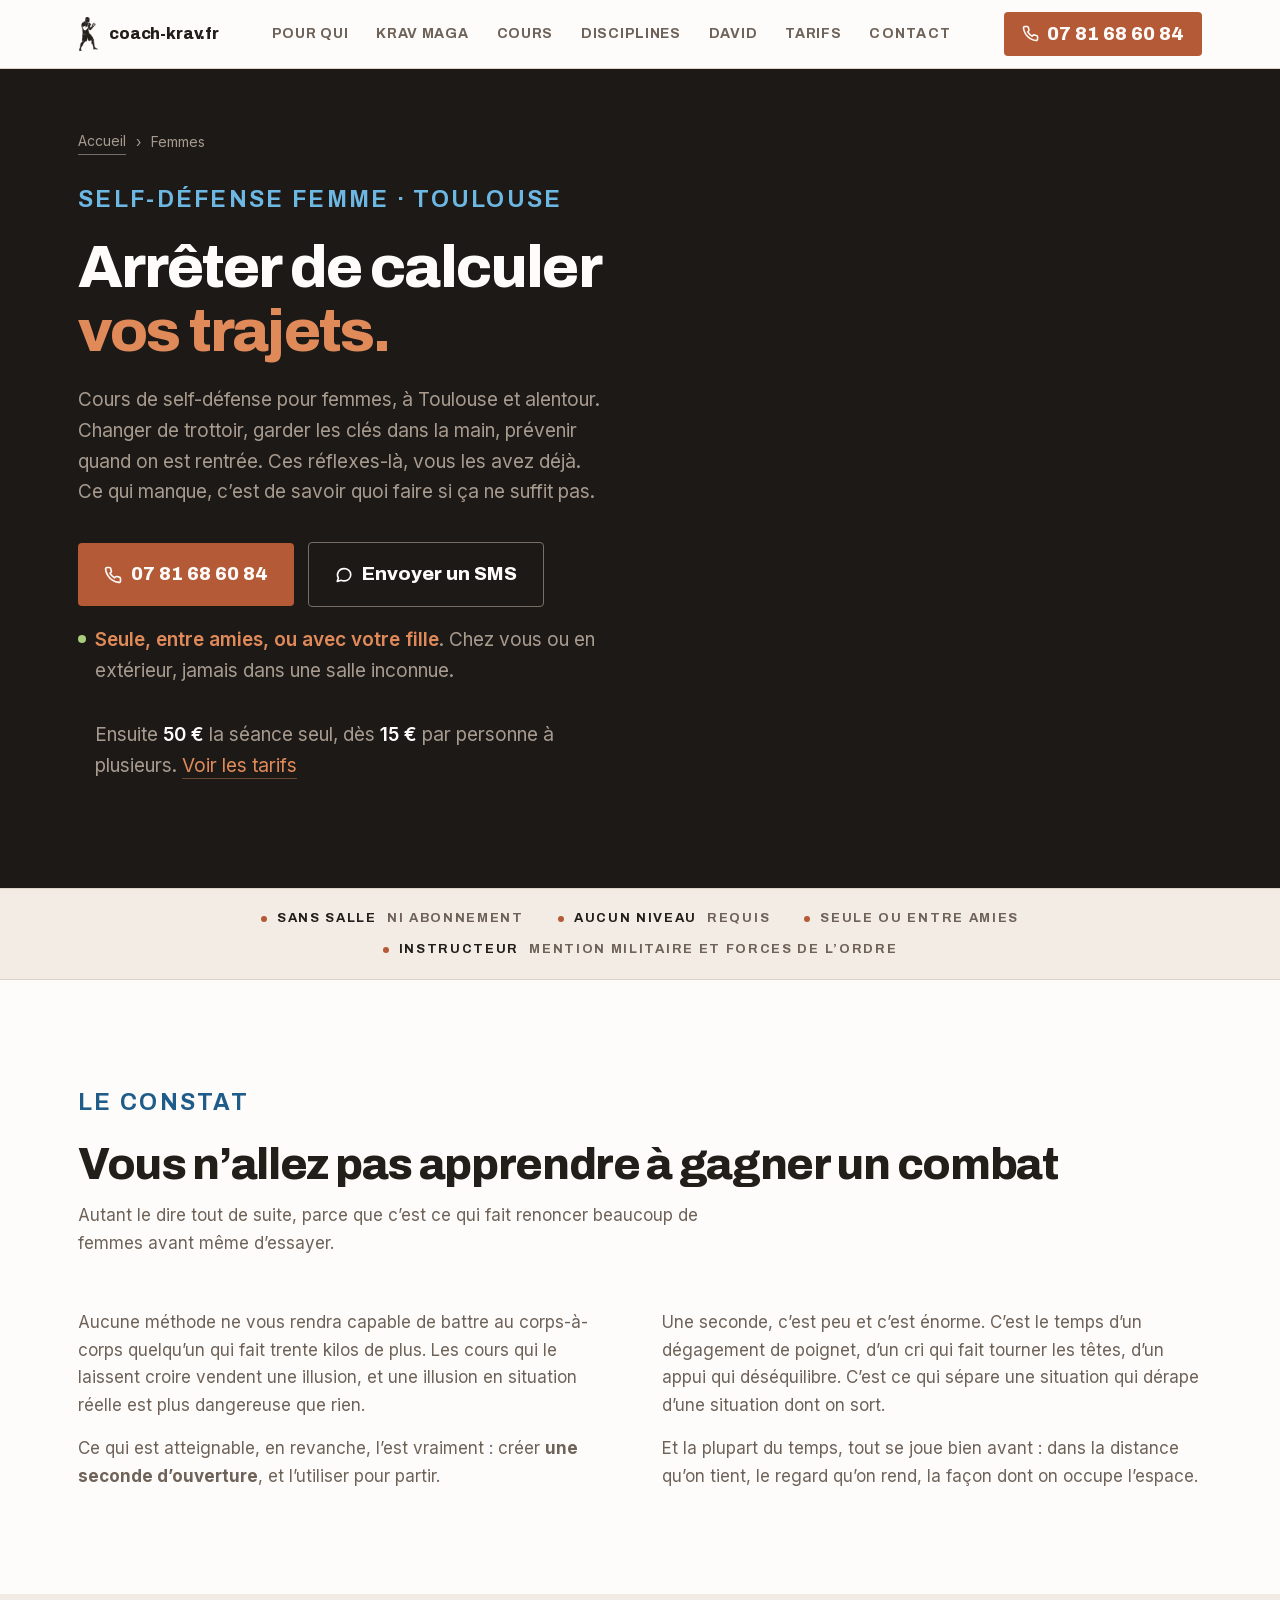
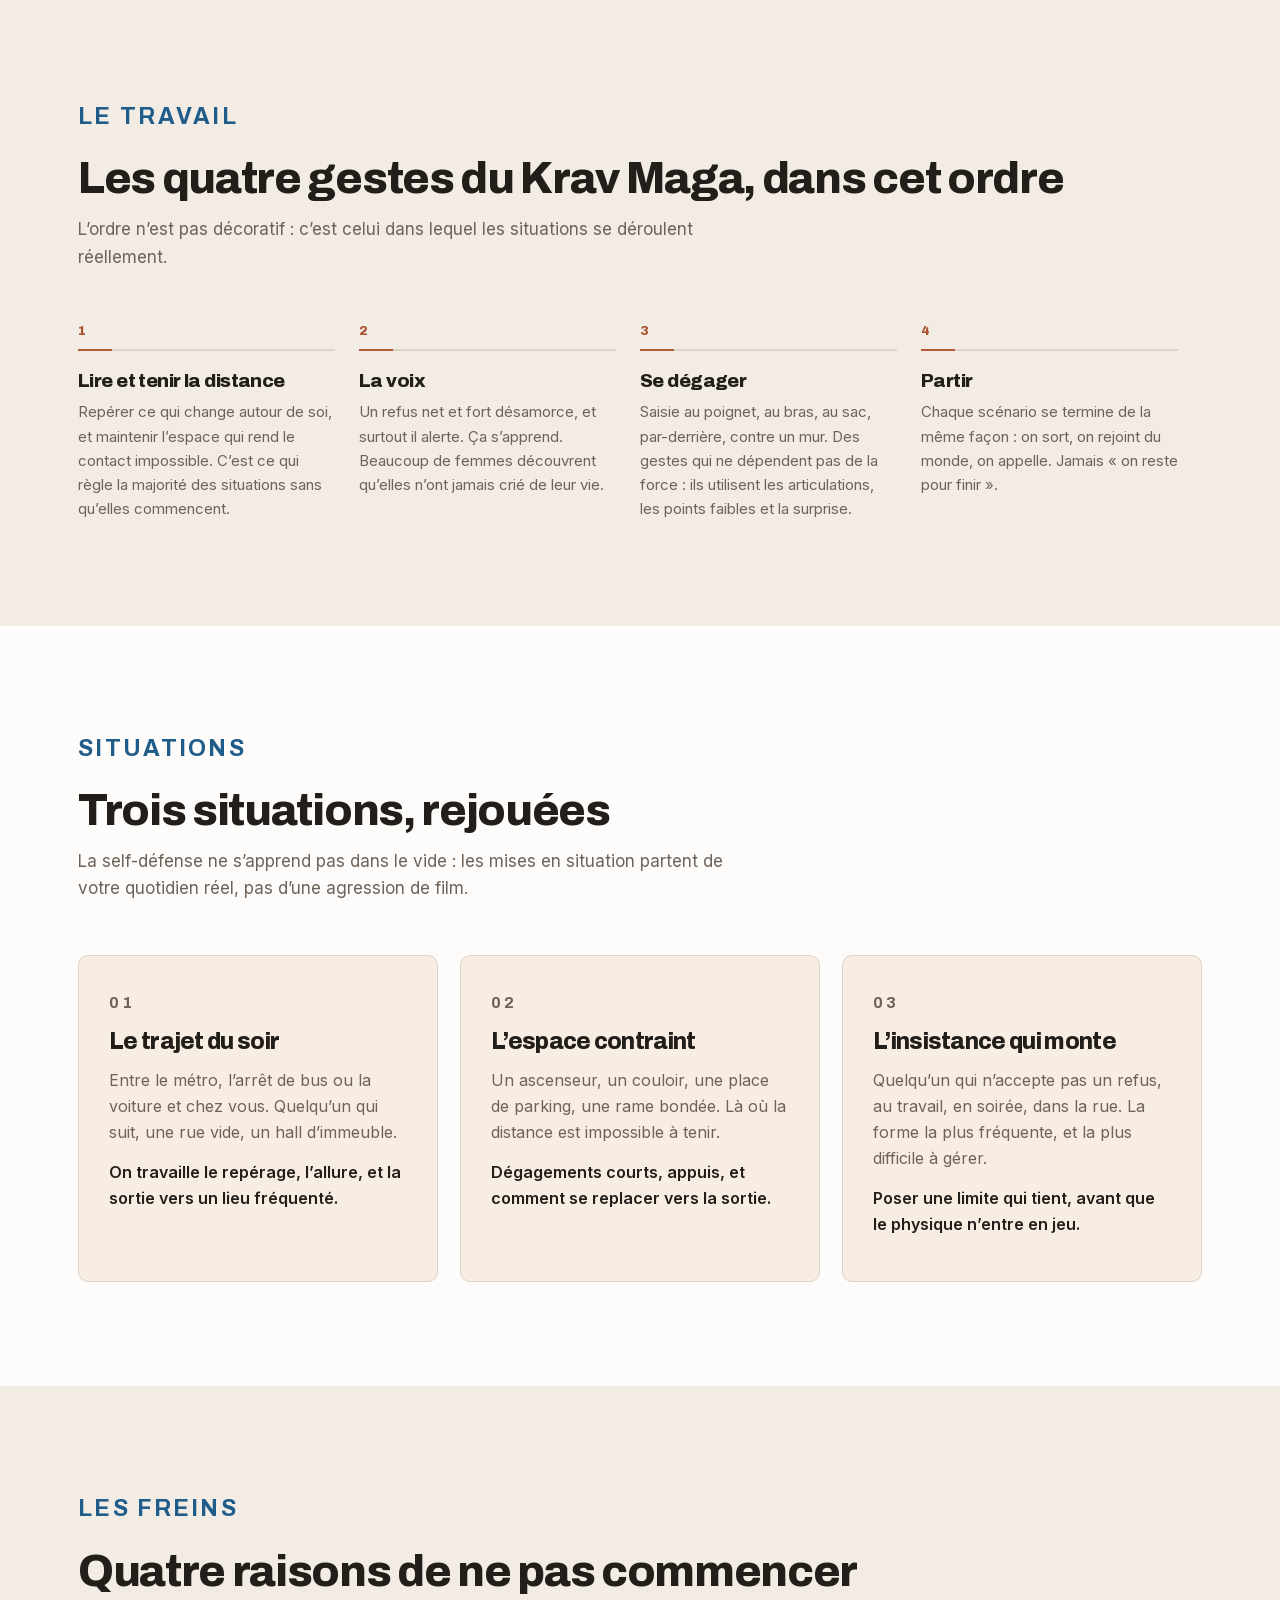
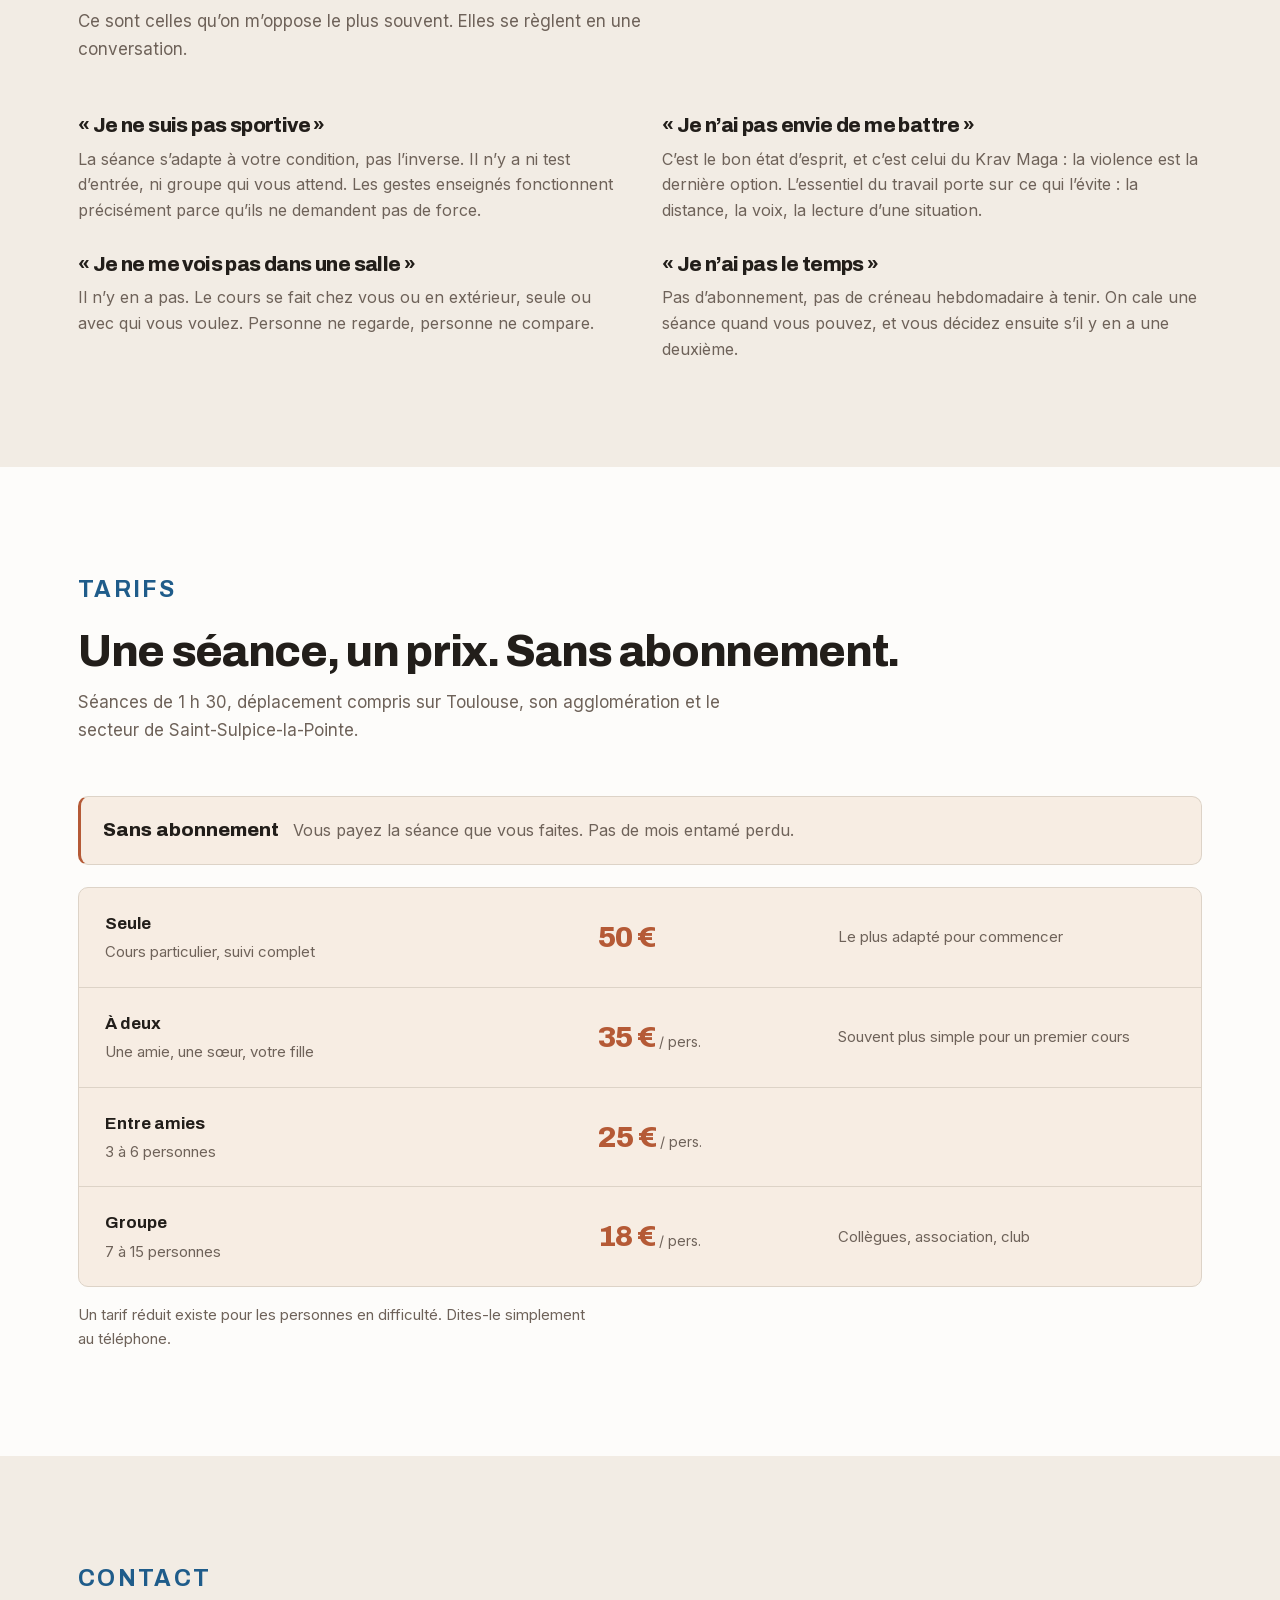
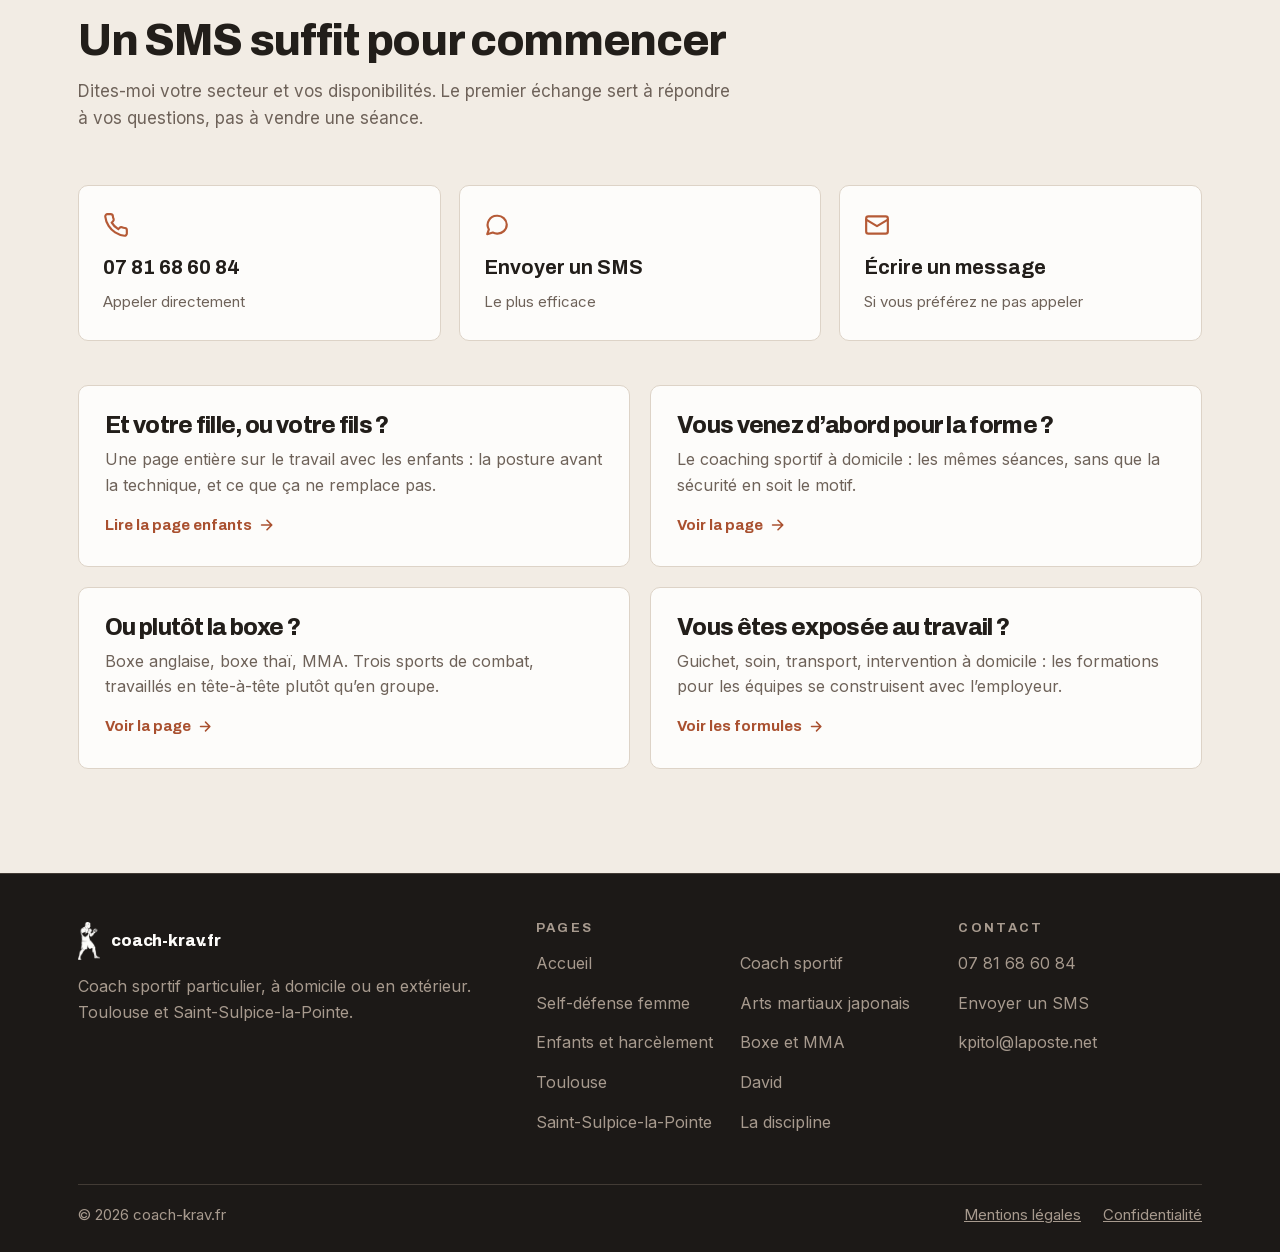
<file: femmes/index.html>
<!DOCTYPE html>
<html lang="fr">
<head>
<meta charset="UTF-8">
<meta name="viewport" content="width=device-width, initial-scale=1">
<title>Self-défense et Krav Maga femme à Toulouse, à domicile</title>
<meta name="description" content="Krav Maga et self-défense pour femmes à Toulouse et Saint-Sulpice-la-Pointe. Seule ou entre amies, chez vous ou en extérieur, sans salle ni abonnement.">
<meta name="robots" content="index, follow">
<meta name="color-scheme" content="light">
<meta name="theme-color" content="#FDFCFA">
<link rel="canonical" href="https://coach-krav.fr/femmes/">
<meta property="og:type" content="article">
<meta property="og:locale" content="fr_FR">
<meta property="og:site_name" content="coach-krav.fr">
<meta property="og:title" content="Self-défense et Krav Maga femme à Toulouse, à domicile">
<meta property="og:description" content="Le travail réel quand on veut cesser de calculer ses trajets. Cours particuliers à Toulouse et Saint-Sulpice-la-Pointe.">
<meta property="og:url" content="https://coach-krav.fr/femmes/">
<meta property="og:image" content="https://coach-krav.fr/assets/cours-groupe-1400.jpg">
<meta property="og:image:width" content="1400">
<meta property="og:image:height" content="1050">
<meta property="og:image:alt" content="Cours collectif de Krav Maga en extérieur, en fin de journée">
<meta name="twitter:card" content="summary_large_image">
<link rel="icon" type="image/png" sizes="32x32" href="/assets/favicon-32.png">
<link rel="icon" type="image/png" sizes="16x16" href="/assets/favicon-16.png">
<link rel="apple-touch-icon" href="/assets/apple-touch-icon.png">
<link rel="manifest" href="/site.webmanifest">
<link rel="preload" as="style" href="/assets/site.css">
<link rel="preload" as="font" type="font/woff2" href="/assets/fonts/archivo-var.woff2" crossorigin>
<link rel="preload" as="font" type="font/woff2" href="/assets/fonts/inter-var.woff2" crossorigin>
<style>@font-face{font-family:Archivo;src:url(/assets/fonts/archivo-var.woff2) format('woff2');font-weight:100 900;font-style:normal;font-display:swap}@font-face{font-family:InterVF;src:url(/assets/fonts/inter-var.woff2) format('woff2');font-weight:100 900;font-style:normal;font-display:swap}</style>
<link rel="stylesheet" href="/assets/site.css">
<script type="application/ld+json">
{"@context":"https://schema.org","@type":"BreadcrumbList","itemListElement":[
 {"@type":"ListItem","position":1,"name":"Accueil","item":"https://coach-krav.fr/"},
 {"@type":"ListItem","position":2,"name":"Self-défense femme","item":"https://coach-krav.fr/femmes/"}]}
</script>
<script type="application/ld+json">
{
  "@context":"https://schema.org","@type":"Service",
  "name":"Cours de self-défense pour femmes, à domicile",
  "serviceType":"Cours particuliers de self-défense et de Krav Maga",
  "description":"Self-défense en cours particulier pour les femmes, à domicile ou en extérieur, à Toulouse et Saint-Sulpice-la-Pointe. Seule ou avec qui vous voulez, sans salle et sans abonnement.",
  "provider":{"@type":"SportsActivityLocation","name":"coach-krav.fr","telephone":"+33781686084","url":"https://coach-krav.fr/"},
  "areaServed":[{"@type":"City","name":"Toulouse"},{"@type":"City","name":"Saint-Sulpice-la-Pointe"}],
  "audience":{"@type":"PeopleAudience","suggestedGender":"female"},
  "offers":[{"@type":"Offer","price":"50","priceCurrency":"EUR","description":"Cours particulier de 1 h 30, déplacement compris"}]
}
</script>
</head>
<body>

<a class="skip" href="#contenu">Aller au contenu</a>

<header id="tete">
  <div class="wrap tete">
    <a class="marque" href="/" aria-label="coach-krav.fr, accueil">
      <span class="marque-glyphe" aria-hidden="true"></span>
      <span>coach-krav.fr</span>
    </a>
    <nav class="nav" id="menu" aria-label="Navigation principale">
      <a href="/#situations">Pour qui</a>
      <a href="/#krav-maga">Krav Maga</a>
      <a href="/#formules">Cours</a>
      <a href="/#disciplines">Disciplines</a>
      <a href="/le-coach/">David</a>
      <a href="#tarifs">Tarifs</a>
      <button type="button" class="nav-bouton" data-ouvre="ecrire" data-pour="Moi">Contact</button>
    </nav>
    <a class="tel-tete" href="tel:+33781686084">
      <svg viewBox="0 0 24 24" fill="none" stroke="currentColor" stroke-width="2.2" stroke-linecap="round" aria-hidden="true" style="width:17px;height:17px"><path d="M22 16.9v3a2 2 0 0 1-2.2 2 19.8 19.8 0 0 1-8.6-3.1 19.5 19.5 0 0 1-6-6A19.8 19.8 0 0 1 2.1 4.2 2 2 0 0 1 4.1 2h3a2 2 0 0 1 2 1.7c.1.9.3 1.8.7 2.7a2 2 0 0 1-.5 2.1L8.1 9.8a16 16 0 0 0 6 6l1.3-1.2a2 2 0 0 1 2.1-.5c.9.4 1.8.6 2.7.7a2 2 0 0 1 1.8 2.1z"/></svg>
      07 81 68 60 84
    </a>
    <button class="burger" id="burger" aria-label="Ouvrir le menu" aria-expanded="false" aria-controls="menu">
      <svg viewBox="0 0 24 24" fill="none" stroke="currentColor" stroke-width="2.2" stroke-linecap="round" aria-hidden="true"><path d="M3 6h18M3 12h18M3 18h18"/></svg>
    </button>
  </div>
</header>

<main id="contenu">

<section class="hero hero--court" id="haut">
  <div class="wrap">
    <nav class="fil" aria-label="Fil d’Ariane"><a href="/">Accueil</a><span aria-hidden="true">›</span><span>Femmes</span></nav>
    <div class="hero-in">
      <p class="eyebrow">Self-défense femme · Toulouse</p>
      <h1>Arrêter de calculer<em>vos trajets.</em></h1>
      <p>Cours de self-défense pour femmes, à Toulouse et alentour. Changer de trottoir, garder les clés dans la main, prévenir quand on est rentrée. Ces réflexes-là, vous les avez déjà. Ce qui manque, c’est de savoir quoi faire si ça ne suffit pas.</p>
      <div class="actes">
        <a class="btn btn-1" href="tel:+33781686084">
          <svg viewBox="0 0 24 24" fill="none" stroke="currentColor" stroke-width="2.2" stroke-linecap="round" aria-hidden="true"><path d="M22 16.9v3a2 2 0 0 1-2.2 2 19.8 19.8 0 0 1-8.6-3.1 19.5 19.5 0 0 1-6-6A19.8 19.8 0 0 1 2.1 4.2 2 2 0 0 1 4.1 2h3a2 2 0 0 1 2 1.7c.1.9.3 1.8.7 2.7a2 2 0 0 1-.5 2.1L8.1 9.8a16 16 0 0 0 6 6l1.3-1.2a2 2 0 0 1 2.1-.5c.9.4 1.8.6 2.7.7a2 2 0 0 1 1.8 2.1z"/></svg>
          07 81 68 60 84
        </a>
        <a class="btn btn-2" href="sms:+33781686084?&amp;body=Bonjour, je souhaite des informations sur les cours de self-défense.">
          <svg viewBox="0 0 24 24" fill="none" stroke="currentColor" stroke-width="2.2" stroke-linecap="round" stroke-linejoin="round" aria-hidden="true"><path d="M21 11.5a8.4 8.4 0 0 1-9 8.4 8.9 8.9 0 0 1-3.9-.9L3 20.5l1.5-4.4A8.4 8.4 0 0 1 12 3.5a8.4 8.4 0 0 1 9 8z"/></svg>
          Envoyer un SMS
        </a>
      </div>
      <p class="note"><span><b>Seule, entre amies, ou avec votre fille</b>. Chez vous ou en extérieur, jamais dans une salle inconnue.</span></p>
      <p class="prix-hero">Ensuite <b>50 €</b> la séance seul, dès <b>15 €</b> par personne à plusieurs. <a href="#tarifs">Voir les tarifs</a></p>
    </div>
  </div>
</section>

<div class="preuve">
  <div class="wrap">
    <ul>
      <li><b>Sans salle</b> ni abonnement</li>
      <li><b>Aucun niveau</b> requis</li>
      <li>Seule ou entre amies</li>
      <li><b>Instructeur</b> mention militaire et forces de l’ordre</li>
    </ul>
  </div>
</div>

<section class="sec">
  <div class="wrap">
    <div class="head monte">
      <p class="eyebrow">Le constat</p>
      <h2>Vous n’allez pas apprendre à gagner un combat</h2>
      <p class="lead">Autant le dire tout de suite, parce que c’est ce qui fait renoncer beaucoup de femmes avant même d’essayer.</p>
    </div>
    <div class="duo-txt monte">
      <div>
        <p>Aucune méthode ne vous rendra capable de battre au corps-à-corps quelqu’un qui fait trente kilos de plus. Les cours qui le laissent croire vendent une illusion, et une illusion en situation réelle est plus dangereuse que rien.</p>
        <p>Ce qui est atteignable, en revanche, l’est vraiment : créer <strong>une seconde d’ouverture</strong>, et l’utiliser pour partir.</p>
      </div>
      <div>
        <p>Une seconde, c’est peu et c’est énorme. C’est le temps d’un dégagement de poignet, d’un cri qui fait tourner les têtes, d’un appui qui déséquilibre. C’est ce qui sépare une situation qui dérape d’une situation dont on sort.</p>
        <p>Et la plupart du temps, tout se joue bien avant : dans la distance qu’on tient, le regard qu’on rend, la façon dont on occupe l’espace.</p>
      </div>
    </div>
  </div>
</section>

<section class="sec sec--pierre">
  <div class="wrap">
    <div class="head monte">
      <p class="eyebrow">Le travail</p>
      <h2>Les quatre gestes du Krav Maga, dans cet ordre</h2>
      <p class="lead">L’ordre n’est pas décoratif : c’est celui dans lequel les situations se déroulent réellement.</p>
    </div>
    <ol class="pas monte">
      <li>
        <h3>Lire et tenir la distance</h3>
        <div class="barre"></div>
        <p>Repérer ce qui change autour de soi, et maintenir l’espace qui rend le contact impossible. C’est ce qui règle la majorité des situations sans qu’elles commencent.</p>
      </li>
      <li>
        <h3>La voix</h3>
        <div class="barre"></div>
        <p>Un refus net et fort désamorce, et surtout il alerte. Ça s’apprend. Beaucoup de femmes découvrent qu’elles n’ont jamais crié de leur vie.</p>
      </li>
      <li>
        <h3>Se dégager</h3>
        <div class="barre"></div>
        <p>Saisie au poignet, au bras, au sac, par-derrière, contre un mur. Des gestes qui ne dépendent pas de la force : ils utilisent les articulations, les points faibles et la surprise.</p>
      </li>
      <li>
        <h3>Partir</h3>
        <div class="barre"></div>
        <p>Chaque scénario se termine de la même façon : on sort, on rejoint du monde, on appelle. Jamais « on reste pour finir ».</p>
      </li>
    </ol>
  </div>
</section>

<section class="sec">
  <div class="wrap">
    <div class="head monte">
      <p class="eyebrow">Situations</p>
      <h2>Trois situations, rejouées</h2>
      <p class="lead">La self-défense ne s’apprend pas dans le vide : les mises en situation partent de votre quotidien réel, pas d’une agression de film.</p>
    </div>
    <div class="trio">
      <article class="sit monte">
        <p class="sit-n">01</p>
        <h3>Le trajet du soir</h3>
        <p>Entre le métro, l’arrêt de bus ou la voiture et chez vous. Quelqu’un qui suit, une rue vide, un hall d’immeuble.</p>
        <p class="rep">On travaille le repérage, l’allure, et la sortie vers un lieu fréquenté.</p>
      </article>
      <article class="sit monte">
        <p class="sit-n">02</p>
        <h3>L’espace contraint</h3>
        <p>Un ascenseur, un couloir, une place de parking, une rame bondée. Là où la distance est impossible à tenir.</p>
        <p class="rep">Dégagements courts, appuis, et comment se replacer vers la sortie.</p>
      </article>
      <article class="sit monte">
        <p class="sit-n">03</p>
        <h3>L’insistance qui monte</h3>
        <p>Quelqu’un qui n’accepte pas un refus, au travail, en soirée, dans la rue. La forme la plus fréquente, et la plus difficile à gérer.</p>
        <p class="rep">Poser une limite qui tient, avant que le physique n’entre en jeu.</p>
      </article>
    </div>
  </div>
</section>

<section class="sec sec--pierre">
  <div class="wrap">
    <div class="head monte">
      <p class="eyebrow">Les freins</p>
      <h2>Quatre raisons de ne pas commencer</h2>
      <p class="lead">Ce sont celles qu’on m’oppose le plus souvent. Elles se règlent en une conversation.</p>
    </div>
    <div class="qr monte">
      <details class="qr-item" open>
        <summary><h3>« Je ne suis pas sportive »</h3></summary>
        <p>La séance s’adapte à votre condition, pas l’inverse. Il n’y a ni test d’entrée, ni groupe qui vous attend. Les gestes enseignés fonctionnent précisément parce qu’ils ne demandent pas de force.</p>
      </details>
      <details class="qr-item" open>
        <summary><h3>« Je n’ai pas envie de me battre »</h3></summary>
        <p>C’est le bon état d’esprit, et c’est celui du Krav Maga : la violence est la dernière option. L’essentiel du travail porte sur ce qui l’évite : la distance, la voix, la lecture d’une situation.</p>
      </details>
      <details class="qr-item" open>
        <summary><h3>« Je ne me vois pas dans une salle »</h3></summary>
        <p>Il n’y en a pas. Le cours se fait chez vous ou en extérieur, seule ou avec qui vous voulez. Personne ne regarde, personne ne compare.</p>
      </details>
      <details class="qr-item" open>
        <summary><h3>« Je n’ai pas le temps »</h3></summary>
        <p>Pas d’abonnement, pas de créneau hebdomadaire à tenir. On cale une séance quand vous pouvez, et vous décidez ensuite s’il y en a une deuxième.</p>
      </details>
    </div>
  </div>
</section>

<section class="sec" id="tarifs">
  <div class="wrap">
    <div class="head monte">
      <p class="eyebrow">Tarifs</p>
      <h2>Une séance, un prix. Sans abonnement.</h2>
      <p class="lead">Séances de 1 h 30, déplacement compris sur Toulouse, son agglomération et le secteur de Saint-Sulpice-la-Pointe.</p>
    </div>
    <div class="offre monte">
      <b>Sans abonnement</b>
      <span>Vous payez la séance que vous faites. Pas de mois entamé perdu.</span>
    </div>
    <div class="tarifs monte">
      <div class="l">
        <div><p class="t">Seule</p><p class="d">Cours particulier, suivi complet</p></div>
        <p class="p">50 €</p>
        <p class="m">Le plus adapté pour commencer</p>
      </div>
      <div class="l">
        <div><p class="t">À deux</p><p class="d">Une amie, une sœur, votre fille</p></div>
        <p class="p">35 €<small> / pers.</small></p>
        <p class="m">Souvent plus simple pour un premier cours</p>
      </div>
      <div class="l">
        <div><p class="t">Entre amies</p><p class="d">3 à 6 personnes</p></div>
        <p class="p">25 €<small> / pers.</small></p>
        <p class="m"></p>
      </div>
      <div class="l">
        <div><p class="t">Groupe</p><p class="d">7 à 15 personnes</p></div>
        <p class="p">18 €<small> / pers.</small></p>
        <p class="m">Collègues, association, club</p>
      </div>
    </div>
    <p class="duree">Un tarif réduit existe pour les personnes en difficulté. Dites-le simplement au téléphone.</p>
  </div>
</section>

<section class="sec sec--pierre" id="contact">
  <div class="wrap">
    <div class="head monte">
      <p class="eyebrow">Contact</p>
      <h2>Un SMS suffit pour commencer</h2>
      <p class="lead">Dites-moi votre secteur et vos disponibilités. Le premier échange sert à répondre à vos questions, pas à vendre une séance.</p>
    </div>
    <div class="canaux monte">
      <a class="canal" href="tel:+33781686084">
        <svg viewBox="0 0 24 24" fill="none" stroke="currentColor" stroke-width="2" stroke-linecap="round" aria-hidden="true"><path d="M22 16.9v3a2 2 0 0 1-2.2 2 19.8 19.8 0 0 1-8.6-3.1 19.5 19.5 0 0 1-6-6A19.8 19.8 0 0 1 2.1 4.2 2 2 0 0 1 4.1 2h3a2 2 0 0 1 2 1.7c.1.9.3 1.8.7 2.7a2 2 0 0 1-.5 2.1L8.1 9.8a16 16 0 0 0 6 6l1.3-1.2a2 2 0 0 1 2.1-.5c.9.4 1.8.6 2.7.7a2 2 0 0 1 1.8 2.1z"/></svg>
        <b>07 81 68 60 84</b><span>Appeler directement</span>
      </a>
      <a class="canal" href="sms:+33781686084?&amp;body=Bonjour, je souhaite des informations sur les cours de self-défense.">
        <svg viewBox="0 0 24 24" fill="none" stroke="currentColor" stroke-width="2" stroke-linecap="round" stroke-linejoin="round" aria-hidden="true"><path d="M21 11.5a8.4 8.4 0 0 1-9 8.4 8.9 8.9 0 0 1-3.9-.9L3 20.5l1.5-4.4A8.4 8.4 0 0 1 12 3.5a8.4 8.4 0 0 1 9 8z"/></svg>
        <b>Envoyer un SMS</b><span>Le plus efficace</span>
      </a>
      <button class="canal" type="button" data-ouvre="ecrire" data-pour="Moi">
        <svg viewBox="0 0 24 24" fill="none" stroke="currentColor" stroke-width="2" stroke-linecap="round" stroke-linejoin="round" aria-hidden="true"><rect x="2" y="4" width="20" height="16" rx="2"/><path d="m2 7 10 6 10-6"/></svg>
        <b>Écrire un message</b><span>Si vous préférez ne pas appeler</span>
      </button>
    </div>
    <div class="renvois monte">
      <a class="renvoi" href="/enfants/">
        <h3>Et votre fille, ou votre fils ?</h3>
        <p>Une page entière sur le travail avec les enfants : la posture avant la technique, et ce que ça ne remplace pas.</p>
        <span>Lire la page enfants</span>
      </a>
      <a class="renvoi" href="/coach-sportif/">
          <h3>Vous venez d’abord pour la forme&nbsp;?</h3>
          <p>Le coaching sportif à domicile : les mêmes séances, sans que la sécurité en soit le motif.</p>
          <span>Voir la page</span>
        </a>
        <a class="renvoi" href="/boxe-et-mma/">
          <h3>Ou plutôt la boxe&nbsp;?</h3>
          <p>Boxe anglaise, boxe thaï, MMA. Trois sports de combat, travaillés en tête-à-tête plutôt qu’en groupe.</p>
          <span>Voir la page</span>
        </a>
        <a class="renvoi" href="/#situations">
        <h3>Vous êtes exposée au travail ?</h3>
        <p>Guichet, soin, transport, intervention à domicile : les formations pour les équipes se construisent avec l’employeur.</p>
        <span>Voir les formules</span>
      </a>
    </div>
  </div>
</section>

</main>

<footer>
  <div class="wrap">
    <div class="pied">
      <div>
        <a class="marque" href="/" aria-label="coach-krav.fr, accueil">
          <span class="marque-glyphe marque-glyphe--pied" aria-hidden="true"></span>
          <span>coach-krav.fr</span>
        </a>
        <p class="desc">Coach sportif particulier, à domicile ou en extérieur. Toulouse et Saint-Sulpice-la-Pointe.</p>
      </div>
      <div>
        <h2>Pages</h2>
        <ul class="deux">
          <li><a href="/">Accueil</a></li>
          <li><a href="/femmes/">Self-défense femme</a></li>
          <li><a href="/enfants/">Enfants et harcèlement</a></li>
          <li><a href="/toulouse/">Toulouse</a></li>
          <li><a href="/saint-sulpice/">Saint-Sulpice-la-Pointe</a></li>
          <li><a href="/coach-sportif/">Coach sportif</a></li>
          <li><a href="/arts-martiaux/">Arts martiaux japonais</a></li>
          <li><a href="/boxe-et-mma/">Boxe et MMA</a></li>
          <li><a href="/le-coach/">David</a></li>
          <li><a href="/la-discipline/">La discipline</a></li>
        </ul>
      </div>
      <div>
        <h2>Contact</h2>
        <ul>
          <li><a href="tel:+33781686084">07 81 68 60 84</a></li>
          <li><a href="sms:+33781686084">Envoyer un SMS</a></li>
          <li><a href="mailto:kpitol@laposte.net">kpitol@laposte.net</a></li>
        </ul>
      </div>
    </div>
    <div class="bas">
      <span>© 2026 coach-krav.fr</span>
      <nav aria-label="Informations légales">
        <a href="/mentions/#mentions">Mentions légales</a>
        <a href="/mentions/#confidentialite">Confidentialité</a>
      </nav>
    </div>
  </div>
</footer>

<div class="pouce">
  <a class="btn btn-1" href="tel:+33781686084" aria-label="Appeler le 07 81 68 60 84">Appeler</a>
  <a class="btn btn-2" href="sms:+33781686084?&amp;body=Bonjour, je souhaite des informations sur les cours de self-défense.">SMS</a>
</div>

<script src="/assets/site.js" defer></script>

<dialog id="ecrire" aria-labelledby="ecrire-titre">
  <div class="vol">
    <button type="button" class="clore" data-ferme aria-label="Fermer">
      <svg viewBox="0 0 24 24" fill="none" stroke="currentColor" stroke-width="2.2" stroke-linecap="round" aria-hidden="true" style="width:18px;height:18px"><path d="M18 6 6 18M6 6l12 12"/></svg>
    </button>
    <h2 id="ecrire-titre">Votre message</h2>
    <p class="vol-intro">Le plus rapide reste <a href="tel:+33781686084">un appel</a> ou <a href="sms:+33781686084?&amp;body=Bonjour, je souhaite des informations sur les cours.">un SMS</a>. Mais si vous préférez écrire, c’est ici.</p>
    <form class="formulaire" id="msg" action="https://formspree.io/f/xaqlaapn" method="POST">
      <input type="hidden" name="_next" value="https://coach-krav.fr/merci/">
      <input type="hidden" name="_subject" value="Nouvelle demande depuis coach-krav.fr">
      <input type="text" name="_gotcha" tabindex="-1" autocomplete="off" style="position:absolute;left:-9999px" aria-hidden="true">
      <div class="rang">
        <div class="champ">
          <label for="c-nom">Nom</label>
          <input id="c-nom" name="nom" type="text" autocomplete="name" placeholder="Votre nom" required>
        </div>
        <div class="champ">
          <label for="c-tel">Téléphone</label>
          <input id="c-tel" name="telephone" type="tel" autocomplete="tel" inputmode="tel" placeholder="Pour vous rappeler" aria-describedby="c-joindre">
        </div>
      </div>
      <div class="rang">
        <div class="champ">
          <label for="c-mail">E-mail</label>
          <input id="c-mail" name="email" type="email" autocomplete="email" placeholder="Si vous préférez une réponse écrite" aria-describedby="c-joindre">
        </div>
      </div>
      <p class="joindre" id="c-joindre">Un numéro <b>ou</b> une adresse suffit : c’est vous qui choisissez comment on vous répond.</p>
      <div class="rang">
        <div class="champ">
          <label for="c-qui">Pour qui&nbsp;?</label>
          <select id="c-qui" name="pour_qui">
            <option value="Moi">Moi</option>
            <option value="Mon enfant">Mon enfant</option>
            <option value="Nous deux">Nous deux</option>
            <option value="Un groupe">Un groupe d’amis ou de famille</option>
            <option value="Mon equipe">Mon équipe, mon entreprise</option>
          </select>
        </div>
        <div class="champ">
          <label for="c-ou">Où&nbsp;?</label>
          <select id="c-ou" name="lieu">
            <option value="Toulouse">Toulouse ou agglomération</option>
            <option value="Saint-Sulpice">Saint-Sulpice-la-Pointe et alentours</option>
            <option value="Autre">Ailleurs, à voir ensemble</option>
          </select>
        </div>
      </div>
      <div class="champ">
        <label for="c-msg">Votre situation</label>
        <textarea id="c-msg" name="message" placeholder="Ce qui vous amène, votre niveau, vos disponibilités. Quelques mots suffisent." required></textarea>
      </div>
      <label class="coche" for="c-rgpd">
        <input id="c-rgpd" type="checkbox" name="consentement" value="oui" required>
        <span>J’accepte que ces informations servent uniquement à me répondre.</span>
      </label>
      <p class="hors-ue">Ce formulaire passe par un prestataire américain, vos données quittent donc l’Union européenne. <a href="/mentions/#confidentialite">Le détail est ici</a>. Un <a href="sms:+33781686084">SMS</a> arrive directement sur le téléphone de David, sans intermédiaire.</p>
      <button class="envoi" type="submit" id="c-envoi">Envoyer le message</button>
      <p class="retour" id="c-ok" role="status">Message envoyé. Je vous réponds dès que possible. <b>Sans nouvelle sous 48 h</b>, <a href="sms:+33781686084?&amp;body=Bonjour, je souhaite des informations sur les cours.">envoyez un SMS au 07 81 68 60 84</a> : il arrive directement sur le téléphone de David, sans intermédiaire.</p>
      <p class="retour" id="c-ko" role="alert">L’envoi n’a pas abouti. Votre message est toujours là : réessayez, <a href="sms:+33781686084?&amp;body=Bonjour, je souhaite des informations sur les cours.">envoyez un SMS</a>, ou écrivez à <a href="mailto:kpitol@laposte.net">kpitol@laposte.net</a>.</p>
    </form>
  </div>
</dialog>

<noscript><style>
  /* Sans script, une modale ne s'ouvre pas. On la rend alors au fil de la page,
     a sa place naturelle : mieux vaut un formulaire visible qu'un bouton mort. */
  dialog#ecrire{display:block;position:static;width:auto;max-width:820px;margin:0 auto 70px;background:var(--fond-carte)}
  dialog#ecrire .clore{display:none}
  [data-ouvre]{display:none!important}
</style></noscript>

</body>
</html>
</file>
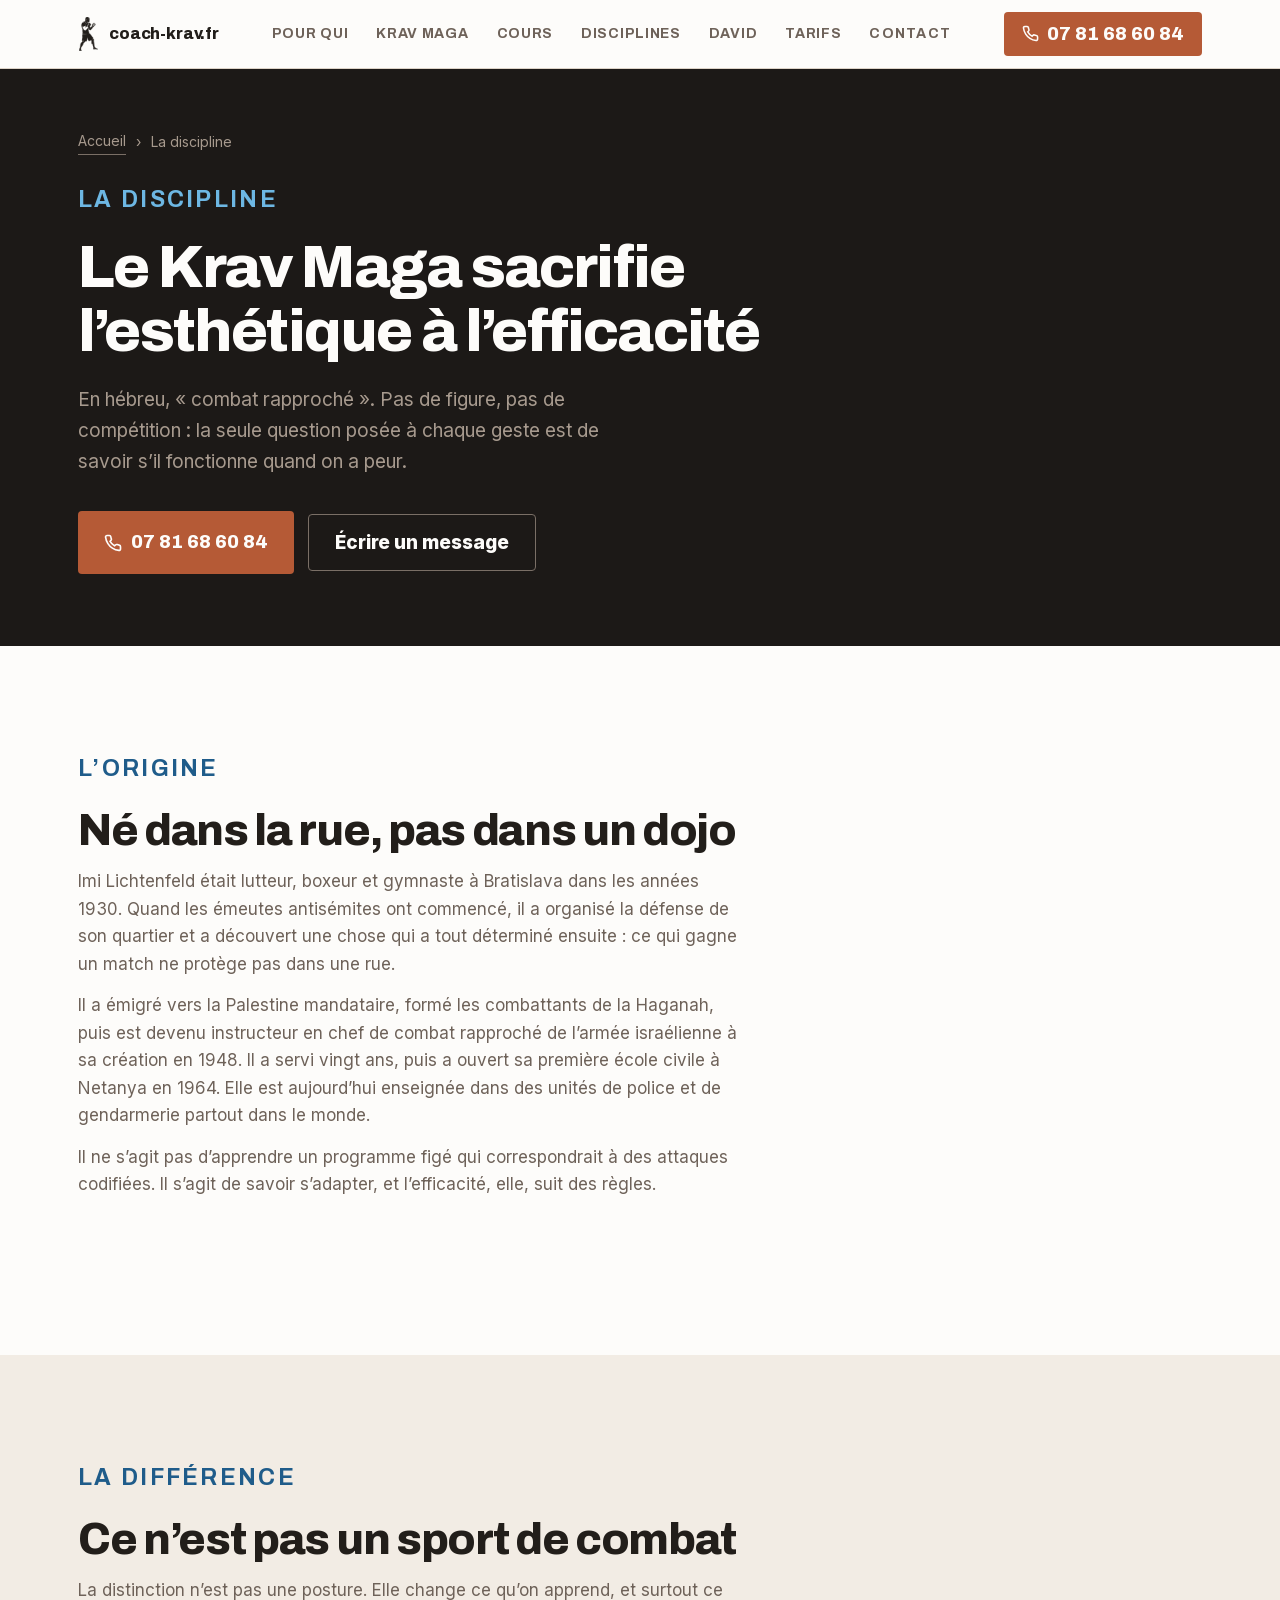
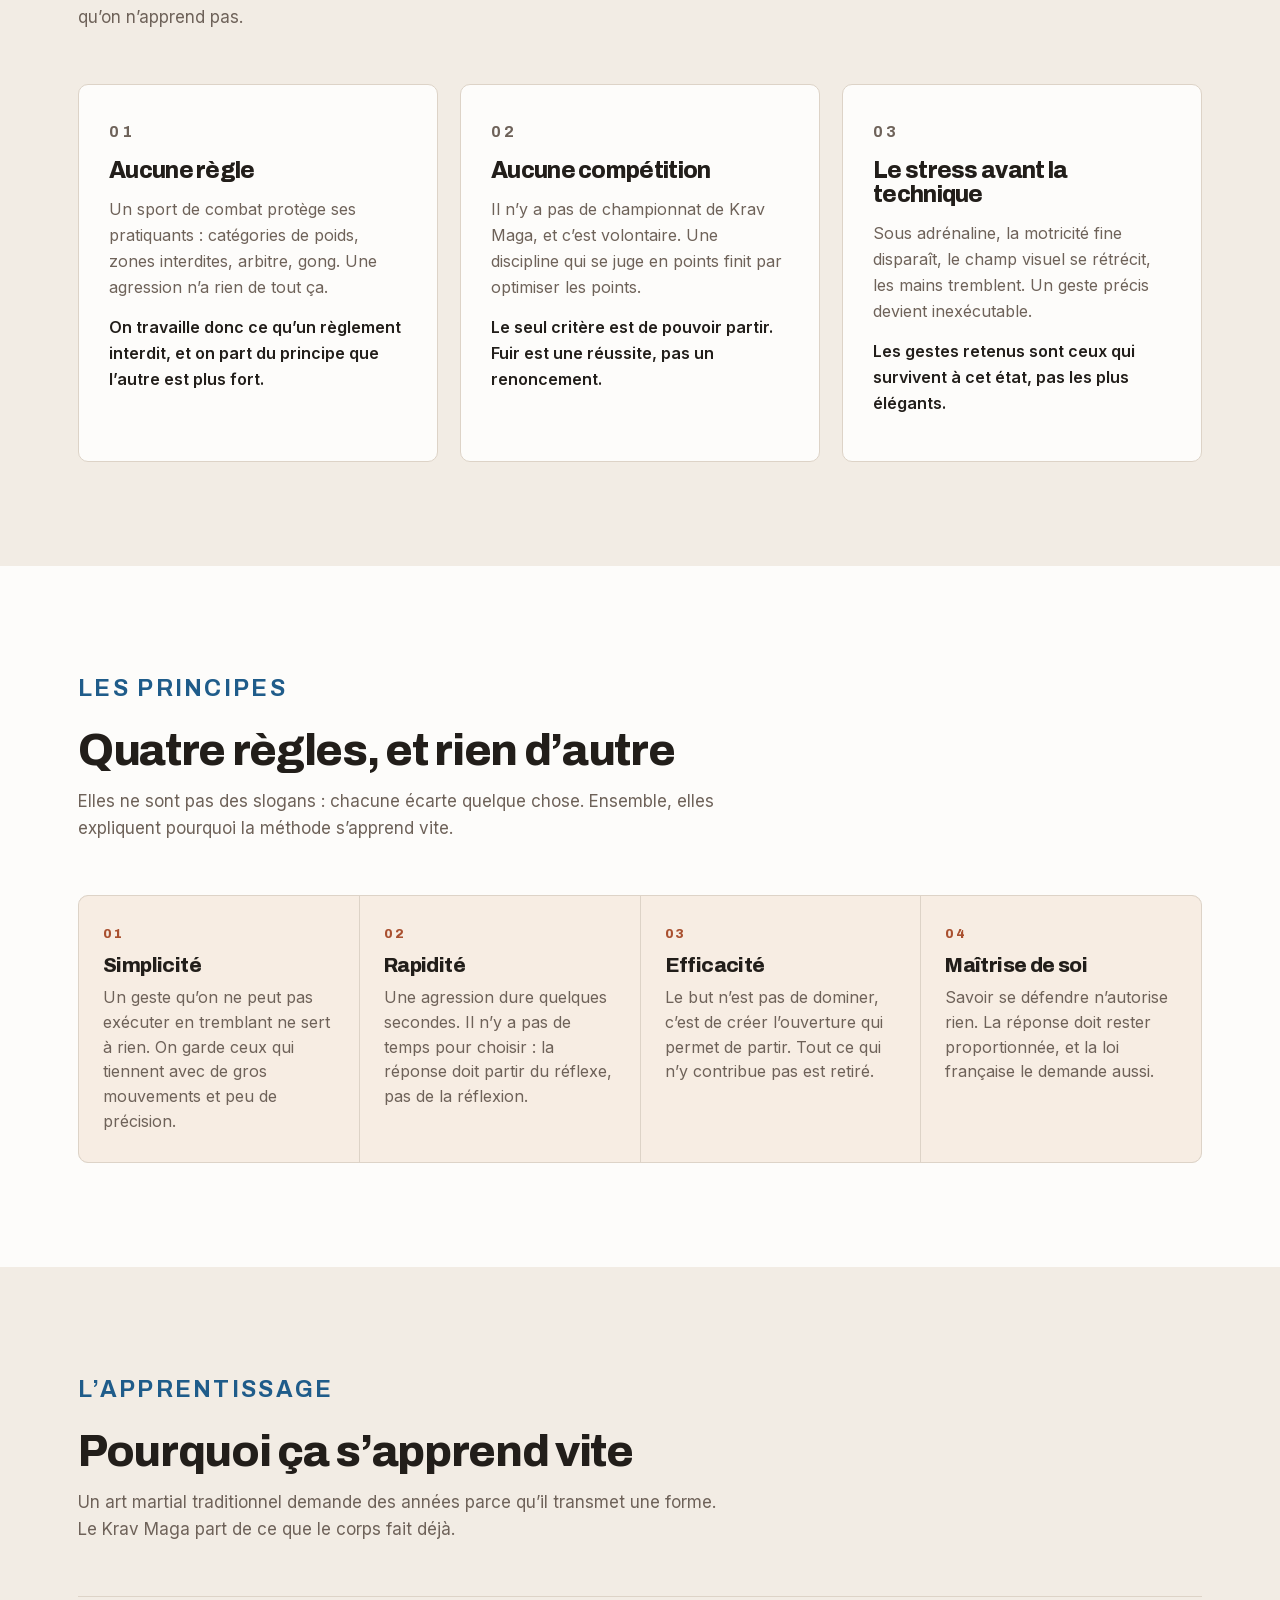
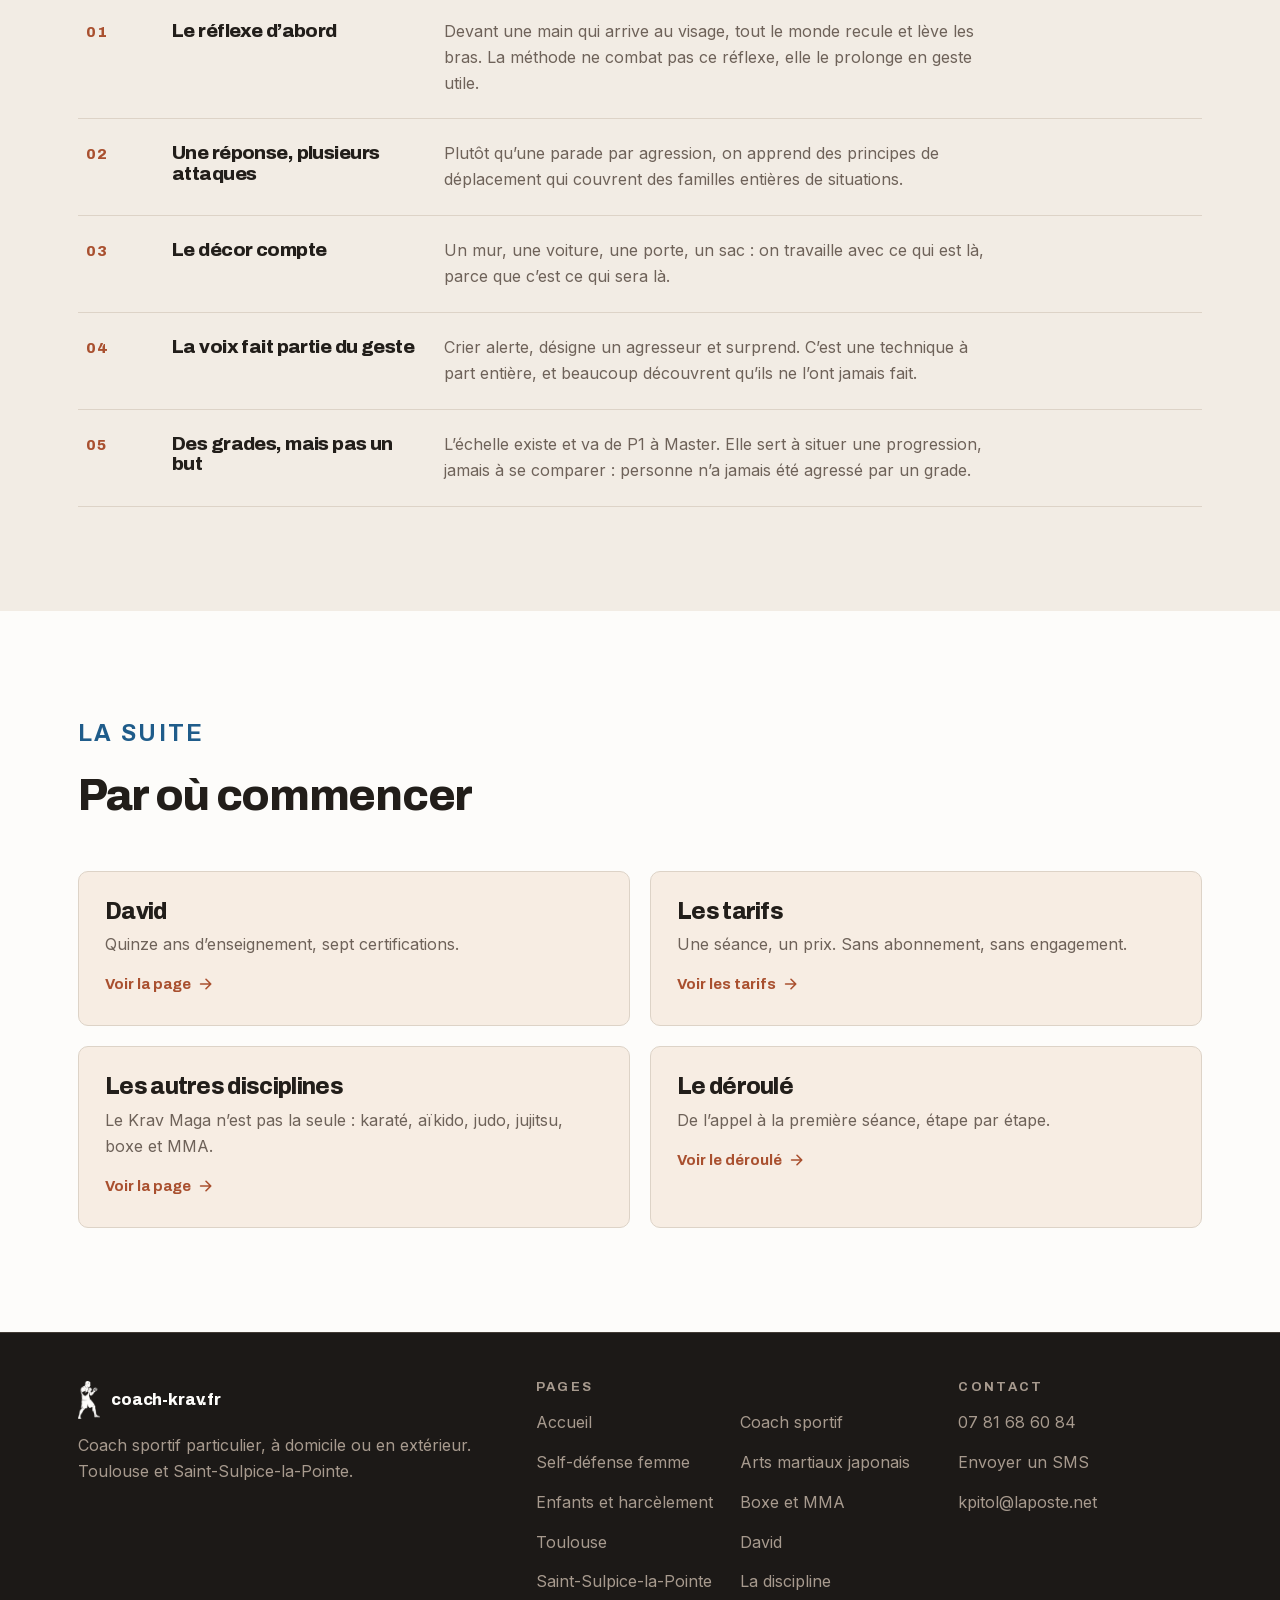
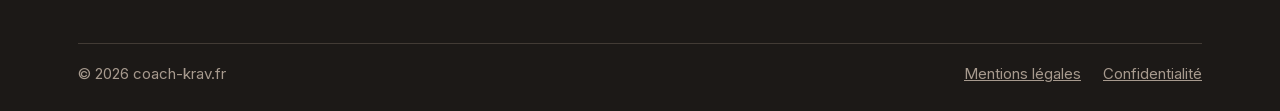
<file: la-discipline/index.html>
<!DOCTYPE html>
<html lang="fr">
<head>
<meta charset="UTF-8">
<meta name="viewport" content="width=device-width, initial-scale=1">
<title>Le Krav Maga, l’efficacité avant l’esthétique</title>
<meta name="description" content="Krav Maga : « combat rapproché » en hébreu, créé par Imi Lichtenfeld. Ce qui le sépare d’un sport de combat, ses quatre règles, pourquoi il s’apprend vite.">
<meta name="robots" content="index, follow">
<meta name="color-scheme" content="light">
<meta name="theme-color" content="#FDFCFA">
<link rel="canonical" href="https://coach-krav.fr/la-discipline/">
<meta property="og:type" content="article">
<meta property="og:site_name" content="coach-krav.fr">
  <meta property="og:locale" content="fr_FR">
<meta property="og:title" content="Le Krav Maga, l’efficacité avant l’esthétique">
<meta property="og:description" content="« Combat rapproché » en hébreu. Aucune règle, aucune compétition, le stress avant la technique. Quatre principes, et pourquoi ça s’apprend vite.">
<meta property="og:url" content="https://coach-krav.fr/la-discipline/">
<meta property="og:image" content="https://coach-krav.fr/assets/cours-groupe-1400.jpg">
<meta property="og:image:width" content="1400">
<meta property="og:image:height" content="1050">
<meta property="og:image:alt" content="Cours collectif de Krav Maga en extérieur, en fin de journée">
<meta name="twitter:card" content="summary_large_image">
<link rel="icon" type="image/png" sizes="32x32" href="/assets/favicon-32.png">
<link rel="icon" type="image/png" sizes="16x16" href="/assets/favicon-16.png">
<link rel="apple-touch-icon" href="/assets/apple-touch-icon.png">
<link rel="manifest" href="/site.webmanifest">
<link rel="preload" as="style" href="/assets/site.css">
<link rel="preload" as="font" type="font/woff2" href="/assets/fonts/archivo-var.woff2" crossorigin>
<link rel="preload" as="font" type="font/woff2" href="/assets/fonts/inter-var.woff2" crossorigin>
<style>@font-face{font-family:Archivo;src:url(/assets/fonts/archivo-var.woff2) format('woff2');font-weight:100 900;font-style:normal;font-display:swap}@font-face{font-family:InterVF;src:url(/assets/fonts/inter-var.woff2) format('woff2');font-weight:100 900;font-style:normal;font-display:swap}</style>
<link rel="stylesheet" href="/assets/site.css">
<script type="application/ld+json">
{"@context":"https://schema.org","@type":"BreadcrumbList","itemListElement":[
 {"@type":"ListItem","position":1,"name":"Accueil","item":"https://coach-krav.fr/"},
 {"@type":"ListItem","position":2,"name":"La discipline","item":"https://coach-krav.fr/la-discipline/"}]}
</script>

<script type="application/ld+json">
{
  "@context":"https://schema.org","@type":"Article",
  "headline":"Le Krav Maga sacrifie l'esthétique à l'efficacité",
  "description":"Ce qu'est le Krav Maga : son origine, ses quatre règles, et pourquoi ce n'est pas un sport de combat.",
  "about":{"@type":"Thing","name":"Krav Maga"},
  "author":{"@type":"Person","name":"David","url":"https://coach-krav.fr/le-coach/"},
  "publisher":{"@type":"Organization","name":"coach-krav.fr","url":"https://coach-krav.fr/"},
  "mainEntityOfPage":{"@type":"WebPage","@id":"https://coach-krav.fr/la-discipline/"}
}
</script>
</head>
<body>

<a class="skip" href="#contenu">Aller au contenu</a>

<header id="tete">
  <div class="wrap tete">
    <a class="marque" href="/" aria-label="coach-krav.fr, accueil">
      <span class="marque-glyphe" aria-hidden="true"></span>
      <span>coach-krav.fr</span>
    </a>
    <nav class="nav" id="menu" aria-label="Navigation principale">
      <a href="/#situations">Pour qui</a>
      <a href="/#krav-maga">Krav Maga</a>
      <a href="/#formules">Cours</a>
      <a href="/#disciplines">Disciplines</a>
      <a href="/le-coach/">David</a>
      <a href="/#tarifs">Tarifs</a>
      <button type="button" class="nav-bouton" data-ouvre="ecrire">Contact</button>
    </nav>
    <a class="tel-tete" href="tel:+33781686084">
      <svg viewBox="0 0 24 24" fill="none" stroke="currentColor" stroke-width="2.2" stroke-linecap="round" aria-hidden="true" style="width:17px;height:17px"><path d="M22 16.9v3a2 2 0 0 1-2.2 2 19.8 19.8 0 0 1-8.6-3.1 19.5 19.5 0 0 1-6-6A19.8 19.8 0 0 1 2.1 4.2 2 2 0 0 1 4.1 2h3a2 2 0 0 1 2 1.7c.1.9.3 1.8.7 2.7a2 2 0 0 1-.5 2.1L8.1 9.8a16 16 0 0 0 6 6l1.3-1.2a2 2 0 0 1 2.1-.5c.9.4 1.8.6 2.7.7a2 2 0 0 1 1.8 2.1z"/></svg>
      07 81 68 60 84
    </a>
    <button class="burger" id="burger" aria-label="Ouvrir le menu" aria-expanded="false" aria-controls="menu">
      <svg viewBox="0 0 24 24" fill="none" stroke="currentColor" stroke-width="2.2" stroke-linecap="round" aria-hidden="true"><path d="M3 6h18M3 12h18M3 18h18"/></svg>
    </button>
  </div>
</header>

<main id="contenu">

<section class="hero hero--court" id="haut">
  <div class="wrap">
    <nav class="fil" aria-label="Fil d’Ariane"><a href="/">Accueil</a><span aria-hidden="true">›</span><span>La discipline</span></nav>
    <div class="hero-in">
      <p class="eyebrow">La discipline</p>
      <h1>Le Krav Maga sacrifie l’esthétique à l’efficacité</h1>
      <p>En hébreu, « combat rapproché ». Pas de figure, pas de compétition : la seule question posée à chaque geste est de savoir s’il fonctionne quand on a peur.</p>
      <div class="actes">
        <a class="btn btn-1" href="tel:+33781686084">
          <svg viewBox="0 0 24 24" fill="none" stroke="currentColor" stroke-width="2.2" stroke-linecap="round" aria-hidden="true"><path d="M22 16.9v3a2 2 0 0 1-2.2 2 19.8 19.8 0 0 1-8.6-3.1 19.5 19.5 0 0 1-6-6A19.8 19.8 0 0 1 2.1 4.2 2 2 0 0 1 4.1 2h3a2 2 0 0 1 2 1.7c.1.9.3 1.8.7 2.7a2 2 0 0 1-.5 2.1L8.1 9.8a16 16 0 0 0 6 6l1.3-1.2a2 2 0 0 1 2.1-.5c.9.4 1.8.6 2.7.7a2 2 0 0 1 1.8 2.1z"/></svg>
          07 81 68 60 84
        </a>
        <button type="button" class="btn btn-2" data-ouvre="ecrire">Écrire un message</button>
      </div>
    </div>
  </div>
</section>

<section class="sec">
  <div class="wrap">
    <div class="head monte">
      <p class="eyebrow">L’origine</p>
      <h2>Né dans la rue, pas dans un dojo</h2>
      <p class="lead">Imi Lichtenfeld était lutteur, boxeur et gymnaste à Bratislava dans les années 1930. Quand les émeutes antisémites ont commencé, il a organisé la défense de son quartier et a découvert une chose qui a tout déterminé ensuite : ce qui gagne un match ne protège pas dans une rue.</p>
      <p class="lead" style="margin-top:14px">Il a émigré vers la Palestine mandataire, formé les combattants de la Haganah, puis est devenu instructeur en chef de combat rapproché de l’armée israélienne à sa création en 1948. Il a servi vingt ans, puis a ouvert sa première école civile à Netanya en 1964. Elle est aujourd’hui enseignée dans des unités de police et de gendarmerie partout dans le monde.</p>
      <p class="lead" style="margin-top:14px">Il ne s’agit pas d’apprendre un programme figé qui correspondrait à des attaques codifiées. Il s’agit de savoir s’adapter, et l’efficacité, elle, suit des règles.</p>
    </div>
  </div>
</section>

<section class="sec sec--pierre">
  <div class="wrap">
    <div class="head monte">
      <p class="eyebrow">La différence</p>
      <h2>Ce n’est pas un sport de combat</h2>
      <p class="lead">La distinction n’est pas une posture. Elle change ce qu’on apprend, et surtout ce qu’on n’apprend pas.</p>
    </div>
    <div class="trio">
      <article class="sit monte">
        <p class="sit-n">01</p>
        <h3>Aucune règle</h3>
        <p>Un sport de combat protège ses pratiquants : catégories de poids, zones interdites, arbitre, gong. Une agression n’a rien de tout ça.</p>
        <p class="rep">On travaille donc ce qu’un règlement interdit, et on part du principe que l’autre est plus fort.</p>
      </article>
      <article class="sit monte">
        <p class="sit-n">02</p>
        <h3>Aucune compétition</h3>
        <p>Il n’y a pas de championnat de Krav Maga, et c’est volontaire. Une discipline qui se juge en points finit par optimiser les points.</p>
        <p class="rep">Le seul critère est de pouvoir partir. Fuir est une réussite, pas un renoncement.</p>
      </article>
      <article class="sit monte">
        <p class="sit-n">03</p>
        <h3>Le stress avant la technique</h3>
        <p>Sous adrénaline, la motricité fine disparaît, le champ visuel se rétrécit, les mains tremblent. Un geste précis devient inexécutable.</p>
        <p class="rep">Les gestes retenus sont ceux qui survivent à cet état, pas les plus élégants.</p>
      </article>
    </div>
  </div>
</section>

<section class="sec">
  <div class="wrap">
    <div class="head monte">
      <p class="eyebrow">Les principes</p>
      <h2>Quatre règles, et rien d’autre</h2>
      <p class="lead">Elles ne sont pas des slogans : chacune écarte quelque chose. Ensemble, elles expliquent pourquoi la méthode s’apprend vite.</p>
    </div>
    <div class="princ monte">
      <div>
        <p class="n">01</p><h3>Simplicité</h3>
        <p>Un geste qu’on ne peut pas exécuter en tremblant ne sert à rien. On garde ceux qui tiennent avec de gros mouvements et peu de précision.</p>
      </div>
      <div>
        <p class="n">02</p><h3>Rapidité</h3>
        <p>Une agression dure quelques secondes. Il n’y a pas de temps pour choisir : la réponse doit partir du réflexe, pas de la réflexion.</p>
      </div>
      <div>
        <p class="n">03</p><h3>Efficacité</h3>
        <p>Le but n’est pas de dominer, c’est de créer l’ouverture qui permet de partir. Tout ce qui n’y contribue pas est retiré.</p>
      </div>
      <div>
        <p class="n">04</p><h3>Maîtrise de soi</h3>
        <p>Savoir se défendre n’autorise rien. La réponse doit rester proportionnée, et la loi française le demande aussi.</p>
      </div>
    </div>
  </div>
</section>

<section class="sec sec--pierre">
  <div class="wrap">
    <div class="head monte">
      <p class="eyebrow">L’apprentissage</p>
      <h2>Pourquoi ça s’apprend vite</h2>
      <p class="lead">Un art martial traditionnel demande des années parce qu’il transmet une forme. Le Krav Maga part de ce que le corps fait déjà.</p>
    </div>
    <ul class="bien monte">
      <li><span class="num">01</span><h3>Le réflexe d’abord</h3><p>Devant une main qui arrive au visage, tout le monde recule et lève les bras. La méthode ne combat pas ce réflexe, elle le prolonge en geste utile.</p></li>
      <li><span class="num">02</span><h3>Une réponse, plusieurs attaques</h3><p>Plutôt qu’une parade par agression, on apprend des principes de déplacement qui couvrent des familles entières de situations.</p></li>
      <li><span class="num">03</span><h3>Le décor compte</h3><p>Un mur, une voiture, une porte, un sac : on travaille avec ce qui est là, parce que c’est ce qui sera là.</p></li>
      <li><span class="num">04</span><h3>La voix fait partie du geste</h3><p>Crier alerte, désigne un agresseur et surprend. C’est une technique à part entière, et beaucoup découvrent qu’ils ne l’ont jamais fait.</p></li>
      <li><span class="num">05</span><h3>Des grades, mais pas un but</h3><p>L’échelle existe et va de P1 à Master. Elle sert à situer une progression, jamais à se comparer : personne n’a jamais été agressé par un grade.</p></li>
    </ul>
  </div>
</section>

<section class="sec">
  <div class="wrap">
    <div class="head monte">
      <p class="eyebrow">La suite</p>
      <h2>Par où commencer</h2>
    </div>
    <div class="renvois monte">
      <a class="renvoi" href="/le-coach/"><h3>David</h3><p>Quinze ans d’enseignement, sept certifications.</p><span>Voir la page</span></a>
      <a class="renvoi" href="/#tarifs"><h3>Les tarifs</h3><p>Une séance, un prix. Sans abonnement, sans engagement.</p><span>Voir les tarifs</span></a>
      <a class="renvoi" href="/arts-martiaux/"><h3>Les autres disciplines</h3><p>Le Krav Maga n’est pas la seule : karaté, aïkido, judo, jujitsu, boxe et MMA.</p><span>Voir la page</span></a>
      <a class="renvoi" href="/#deroule"><h3>Le déroulé</h3><p>De l’appel à la première séance, étape par étape.</p><span>Voir le déroulé</span></a>
    </div>
  </div>
</section>

</main>

<footer>
  <div class="wrap">
    <div class="pied">
      <div>
        <a class="marque" href="/" aria-label="coach-krav.fr, accueil">
          <span class="marque-glyphe marque-glyphe--pied" aria-hidden="true"></span>
          <span>coach-krav.fr</span>
        </a>
        <p class="desc">Coach sportif particulier, à domicile ou en extérieur. Toulouse et Saint-Sulpice-la-Pointe.</p>
      </div>
      <div>
        <h2>Pages</h2>
        <ul class="deux">
          <li><a href="/">Accueil</a></li>
          <li><a href="/femmes/">Self-défense femme</a></li>
          <li><a href="/enfants/">Enfants et harcèlement</a></li>
          <li><a href="/toulouse/">Toulouse</a></li>
          <li><a href="/saint-sulpice/">Saint-Sulpice-la-Pointe</a></li>
          <li><a href="/coach-sportif/">Coach sportif</a></li>
          <li><a href="/arts-martiaux/">Arts martiaux japonais</a></li>
          <li><a href="/boxe-et-mma/">Boxe et MMA</a></li>
          <li><a href="/le-coach/">David</a></li>
          <li><a href="/la-discipline/">La discipline</a></li>
        </ul>
      </div>
      <div>
        <h2>Contact</h2>
        <ul>
          <li><a href="tel:+33781686084">07 81 68 60 84</a></li>
          <li><a href="sms:+33781686084">Envoyer un SMS</a></li>
          <li><a href="mailto:kpitol@laposte.net">kpitol@laposte.net</a></li>
        </ul>
      </div>
    </div>
    <div class="bas">
      <span>© 2026 coach-krav.fr</span>
      <nav aria-label="Informations légales">
        <a href="/mentions/#mentions">Mentions légales</a>
        <a href="/mentions/#confidentialite">Confidentialité</a>
      </nav>
    </div>
  </div>
</footer>

<div class="pouce">
  <a class="btn btn-1" href="tel:+33781686084" aria-label="Appeler le 07 81 68 60 84">Appeler</a>
  <a class="btn btn-2" href="sms:+33781686084?&amp;body=Bonjour, je suis sur Toulouse et je souhaite des informations.">SMS</a>
</div>

<script src="/assets/site.js" defer></script>

<dialog id="ecrire" aria-labelledby="ecrire-titre">
  <div class="vol">
    <button type="button" class="clore" data-ferme aria-label="Fermer">
      <svg viewBox="0 0 24 24" fill="none" stroke="currentColor" stroke-width="2.2" stroke-linecap="round" aria-hidden="true" style="width:18px;height:18px"><path d="M18 6 6 18M6 6l12 12"/></svg>
    </button>
    <h2 id="ecrire-titre">Votre message</h2>
    <p class="vol-intro">Le plus rapide reste <a href="tel:+33781686084">un appel</a> ou <a href="sms:+33781686084?&amp;body=Bonjour, je souhaite des informations sur les cours.">un SMS</a>. Mais si vous préférez écrire, c’est ici.</p>
    <form class="formulaire" id="msg" action="https://formspree.io/f/xaqlaapn" method="POST">
      <input type="hidden" name="_next" value="https://coach-krav.fr/merci/">
      <input type="hidden" name="_subject" value="Nouvelle demande depuis coach-krav.fr">
      <input type="text" name="_gotcha" tabindex="-1" autocomplete="off" style="position:absolute;left:-9999px" aria-hidden="true">
      <div class="rang">
        <div class="champ">
          <label for="c-nom">Nom</label>
          <input id="c-nom" name="nom" type="text" autocomplete="name" placeholder="Votre nom" required>
        </div>
        <div class="champ">
          <label for="c-tel">Téléphone</label>
          <input id="c-tel" name="telephone" type="tel" autocomplete="tel" inputmode="tel" placeholder="Pour vous rappeler" aria-describedby="c-joindre">
        </div>
      </div>
      <div class="rang">
        <div class="champ">
          <label for="c-mail">E-mail</label>
          <input id="c-mail" name="email" type="email" autocomplete="email" placeholder="Si vous préférez une réponse écrite" aria-describedby="c-joindre">
        </div>
      </div>
      <p class="joindre" id="c-joindre">Un numéro <b>ou</b> une adresse suffit : c’est vous qui choisissez comment on vous répond.</p>
      <div class="rang">
        <div class="champ">
          <label for="c-qui">Pour qui&nbsp;?</label>
          <select id="c-qui" name="pour_qui">
            <option value="Moi">Moi</option>
            <option value="Mon enfant">Mon enfant</option>
            <option value="Nous deux">Nous deux</option>
            <option value="Un groupe">Un groupe d’amis ou de famille</option>
            <option value="Mon equipe">Mon équipe, mon entreprise</option>
          </select>
        </div>
        <div class="champ">
          <label for="c-ou">Où&nbsp;?</label>
          <select id="c-ou" name="lieu">
            <option value="Toulouse">Toulouse ou agglomération</option>
            <option value="Saint-Sulpice">Saint-Sulpice-la-Pointe et alentours</option>
            <option value="Autre">Ailleurs, à voir ensemble</option>
          </select>
        </div>
      </div>
      <div class="champ">
        <label for="c-msg">Votre situation</label>
        <textarea id="c-msg" name="message" placeholder="Ce qui vous amène, votre niveau, vos disponibilités. Quelques mots suffisent." required></textarea>
      </div>
      <label class="coche" for="c-rgpd">
        <input id="c-rgpd" type="checkbox" name="consentement" value="oui" required>
        <span>J’accepte que ces informations servent uniquement à me répondre.</span>
      </label>
      <p class="hors-ue">Ce formulaire passe par un prestataire américain, vos données quittent donc l’Union européenne. <a href="/mentions/#confidentialite">Le détail est ici</a>. Un <a href="sms:+33781686084">SMS</a> arrive directement sur le téléphone de David, sans intermédiaire.</p>
      <button class="envoi" type="submit" id="c-envoi">Envoyer le message</button>
      <p class="retour" id="c-ok" role="status">Message envoyé. Je vous réponds dès que possible. <b>Sans nouvelle sous 48 h</b>, <a href="sms:+33781686084?&amp;body=Bonjour, je souhaite des informations sur les cours.">envoyez un SMS au 07 81 68 60 84</a> : il arrive directement sur le téléphone de David, sans intermédiaire.</p>
      <p class="retour" id="c-ko" role="alert">L’envoi n’a pas abouti. Votre message est toujours là : réessayez, <a href="sms:+33781686084?&amp;body=Bonjour, je souhaite des informations sur les cours.">envoyez un SMS</a>, ou écrivez à <a href="mailto:kpitol@laposte.net">kpitol@laposte.net</a>.</p>
    </form>
  </div>
</dialog>

<noscript><style>
  /* Sans script, une modale ne s'ouvre pas. On la rend alors au fil de la page,
     a sa place naturelle : mieux vaut un formulaire visible qu'un bouton mort. */
  dialog#ecrire{display:block;position:static;width:auto;max-width:820px;margin:0 auto 70px;background:var(--fond-carte)}
  dialog#ecrire .clore{display:none}
  [data-ouvre]{display:none!important}
</style></noscript>

</body>
</html>
</file>
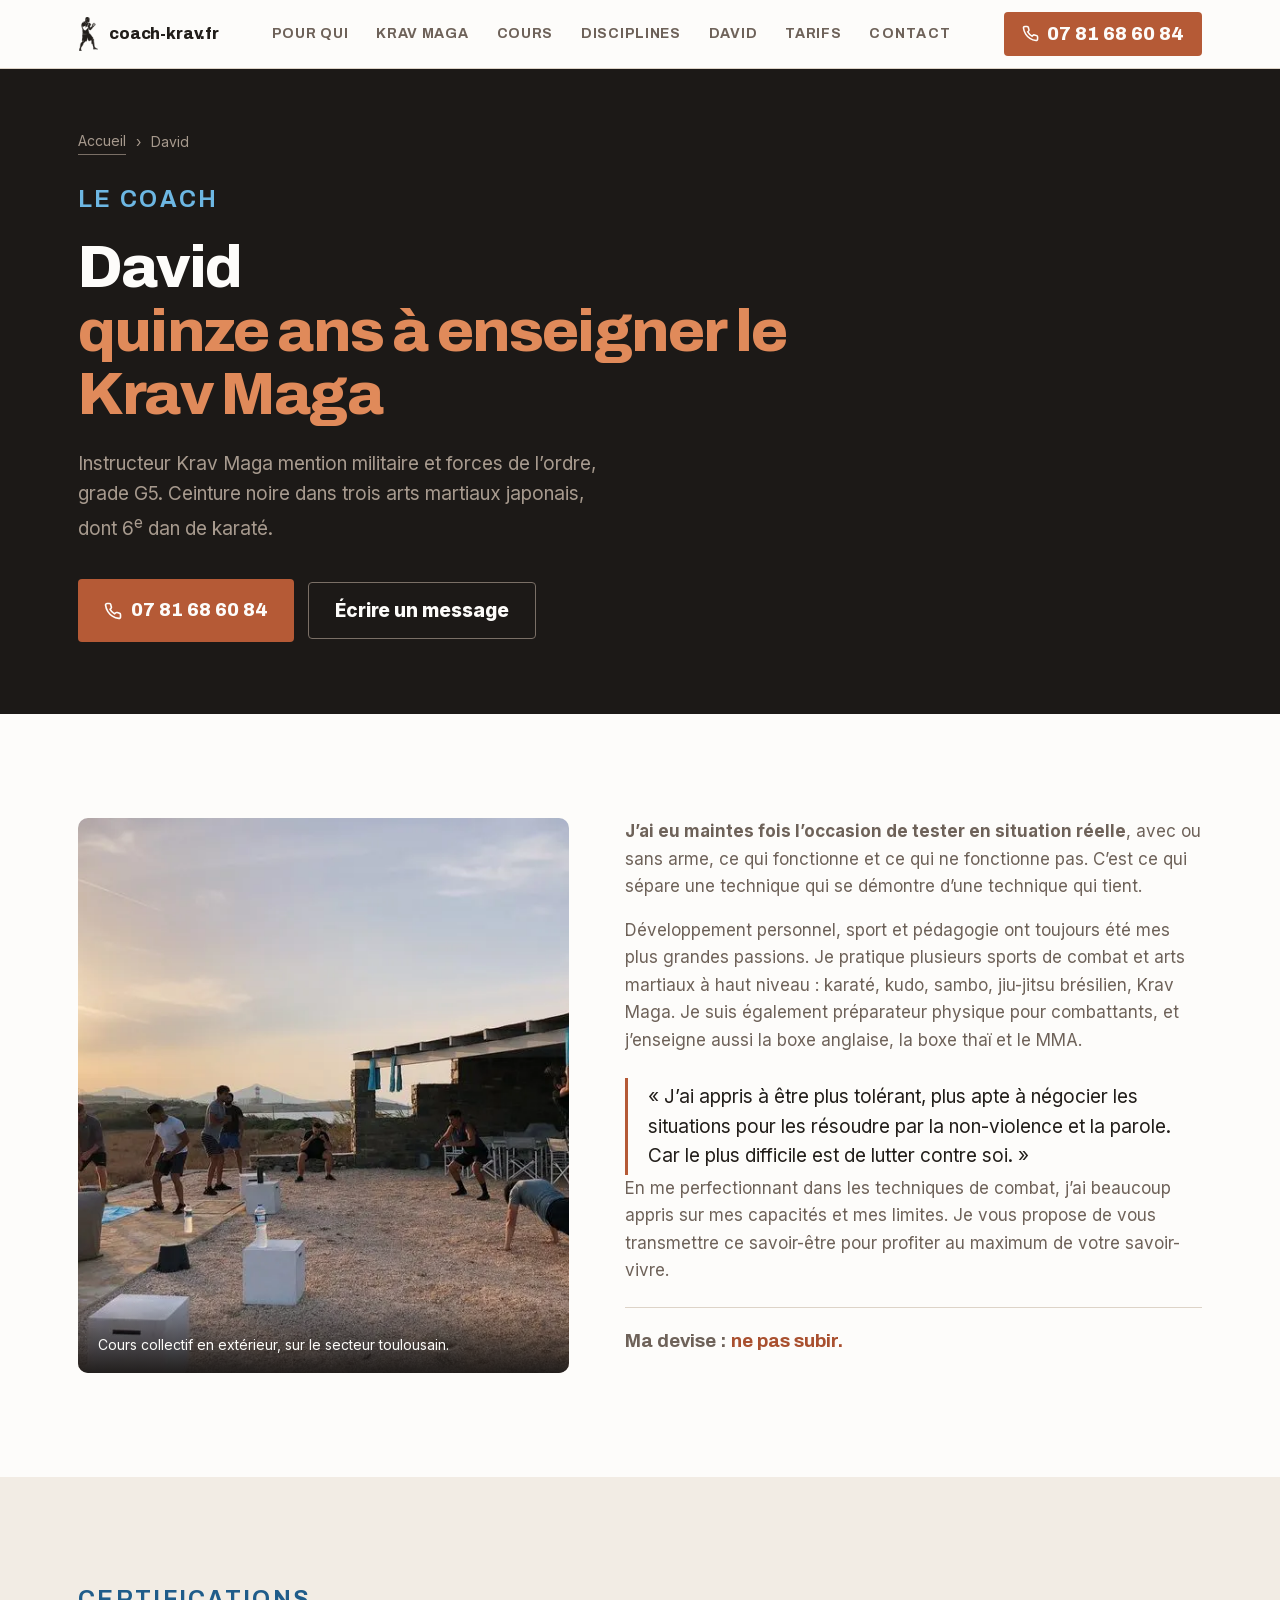
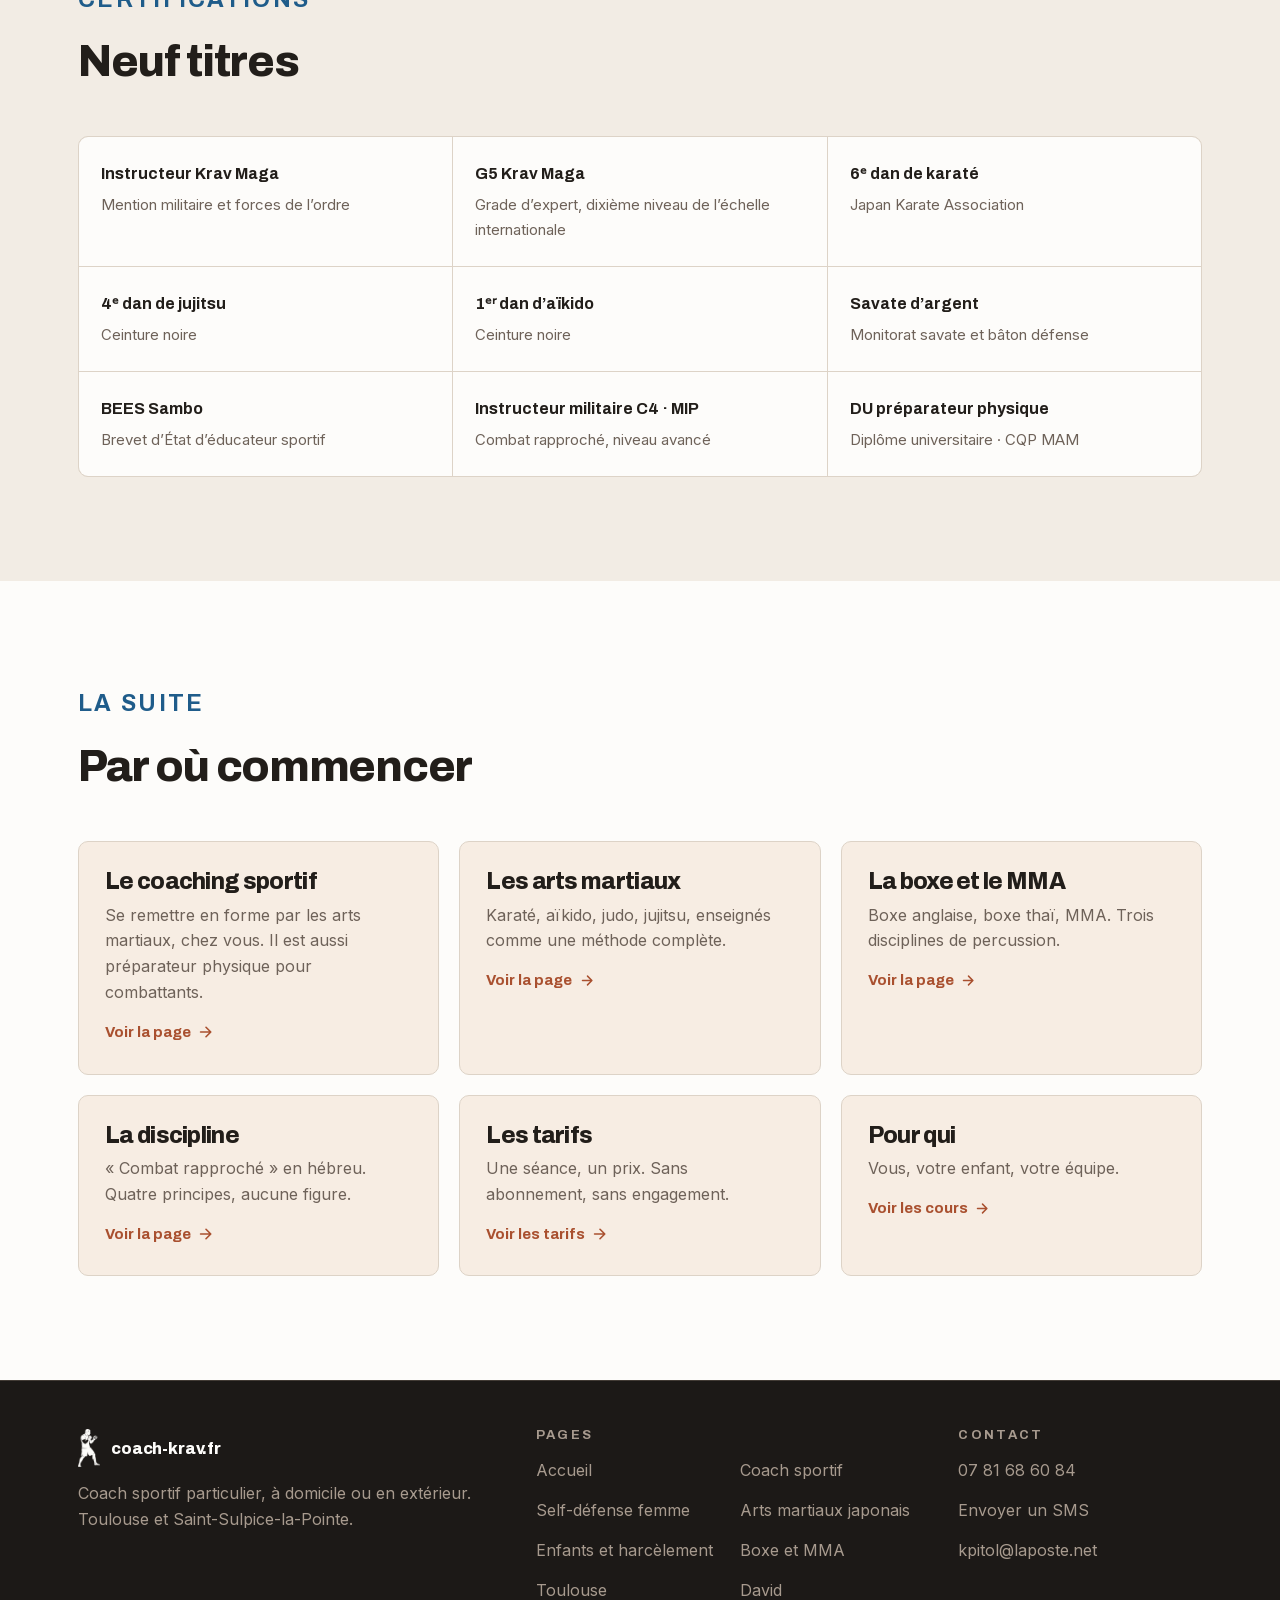
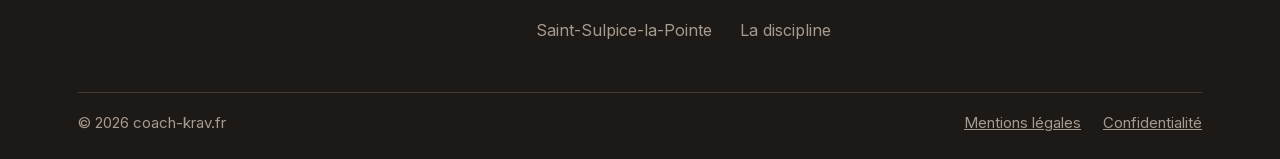
<file: le-coach/index.html>
<!DOCTYPE html>
<html lang="fr">
<head>
<meta charset="UTF-8">
<meta name="viewport" content="width=device-width, initial-scale=1">
<title>David, quinze ans à enseigner le Krav Maga à Toulouse</title>
<meta name="description" content="Instructeur Krav Maga mention militaire et forces de l’ordre, grade G5. 6e dan JKA de karaté. Quinze ans d’enseignement à Toulouse et Saint-Sulpice.">
<meta name="robots" content="index, follow">
<meta name="color-scheme" content="light">
<meta name="theme-color" content="#FDFCFA">
<link rel="canonical" href="https://coach-krav.fr/le-coach/">
<meta property="og:type" content="article">
<meta property="og:site_name" content="coach-krav.fr">
  <meta property="og:locale" content="fr_FR">
<meta property="og:title" content="David, quinze ans à enseigner le Krav Maga à Toulouse">
<meta property="og:description" content="Instructeur Krav Maga mention militaire et forces de l’ordre, grade G5. 6e dan JKA de karaté. Quinze ans d’enseignement à Toulouse et Saint-Sulpice.">
<meta property="og:url" content="https://coach-krav.fr/le-coach/">
<meta property="og:image" content="https://coach-krav.fr/assets/cours-groupe-1400.jpg">
<meta property="og:image:width" content="1400">
<meta property="og:image:height" content="1050">
<meta property="og:image:alt" content="Cours collectif de Krav Maga en extérieur, en fin de journée">
<meta name="twitter:card" content="summary_large_image">
<link rel="icon" type="image/png" sizes="32x32" href="/assets/favicon-32.png">
<link rel="icon" type="image/png" sizes="16x16" href="/assets/favicon-16.png">
<link rel="apple-touch-icon" href="/assets/apple-touch-icon.png">
<link rel="manifest" href="/site.webmanifest">
<link rel="preload" as="style" href="/assets/site.css">
<link rel="preload" as="font" type="font/woff2" href="/assets/fonts/archivo-var.woff2" crossorigin>
<link rel="preload" as="font" type="font/woff2" href="/assets/fonts/inter-var.woff2" crossorigin>
<style>@font-face{font-family:Archivo;src:url(/assets/fonts/archivo-var.woff2) format('woff2');font-weight:100 900;font-style:normal;font-display:swap}@font-face{font-family:InterVF;src:url(/assets/fonts/inter-var.woff2) format('woff2');font-weight:100 900;font-style:normal;font-display:swap}</style>
<link rel="stylesheet" href="/assets/site.css">
<script type="application/ld+json">
{"@context":"https://schema.org","@type":"BreadcrumbList","itemListElement":[
 {"@type":"ListItem","position":1,"name":"Accueil","item":"https://coach-krav.fr/"},
 {"@type":"ListItem","position":2,"name":"David","item":"https://coach-krav.fr/le-coach/"}]}
</script>

<script type="application/ld+json">
{"@context":"https://schema.org","@type":"ProfilePage",
 "name":"David, coach de Krav Maga",
 "mainEntity":{
   "@type":"Person",
   "name":"David",
   "jobTitle":"Coach sportif et instructeur de Krav Maga",
   "description":"Instructeur de Krav Maga mention militaire et forces de l'ordre, grade G5. Quinze ans d'enseignement à Toulouse et Saint-Sulpice-la-Pointe.",
   "url":"https://coach-krav.fr/le-coach/",
   "telephone":"+33781686084",
   "email":"kpitol@laposte.net",
   "knowsAbout":["Krav Maga","Self-défense","Karaté","Aïkido","Judo","Jujitsu","Boxe anglaise","Boxe thaïlandaise","Arts martiaux mixtes","Savate","Sambo","Préparation physique"],
   "hasCredential":[
     {"@type":"EducationalOccupationalCredential","credentialCategory":"certification","name":"Instructeur Krav Maga, mention militaire et forces de l'ordre"},
     {"@type":"EducationalOccupationalCredential","credentialCategory":"certification","name":"G5 Krav Maga, grade d'expert"},
     {"@type":"EducationalOccupationalCredential","credentialCategory":"certification","name":"6e dan de karaté, Japan Karate Association"},
     {"@type":"EducationalOccupationalCredential","credentialCategory":"certification","name":"4e dan de jujitsu"},
     {"@type":"EducationalOccupationalCredential","credentialCategory":"certification","name":"1er dan d'aïkido"},
     {"@type":"EducationalOccupationalCredential","credentialCategory":"certification","name":"Savate d'argent, monitorat savate et bâton défense"},
     {"@type":"EducationalOccupationalCredential","credentialCategory":"degree","name":"BEES Sambo, brevet d'État d'éducateur sportif"},
     {"@type":"EducationalOccupationalCredential","credentialCategory":"certification","name":"Instructeur militaire C4 et MIP, combat rapproché niveau avancé"},
     {"@type":"EducationalOccupationalCredential","credentialCategory":"degree","name":"DU préparateur physique et CQP métiers de la forme"}
   ],
   "worksFor":{"@type":"SportsActivityLocation","name":"coach-krav.fr","telephone":"+33781686084","url":"https://coach-krav.fr/"},
   "areaServed":[{"@type":"City","name":"Toulouse"},{"@type":"City","name":"Saint-Sulpice-la-Pointe"}]
 }}
</script>
</head>
<body>

<a class="skip" href="#contenu">Aller au contenu</a>

<header id="tete">
  <div class="wrap tete">
    <a class="marque" href="/" aria-label="coach-krav.fr, accueil">
      <span class="marque-glyphe" aria-hidden="true"></span>
      <span>coach-krav.fr</span>
    </a>
    <nav class="nav" id="menu" aria-label="Navigation principale">
      <a href="/#situations">Pour qui</a>
      <a href="/#krav-maga">Krav Maga</a>
      <a href="/#formules">Cours</a>
      <a href="/#disciplines">Disciplines</a>
      <a href="/le-coach/">David</a>
      <a href="/#tarifs">Tarifs</a>
      <button type="button" class="nav-bouton" data-ouvre="ecrire">Contact</button>
    </nav>
    <a class="tel-tete" href="tel:+33781686084">
      <svg viewBox="0 0 24 24" fill="none" stroke="currentColor" stroke-width="2.2" stroke-linecap="round" aria-hidden="true" style="width:17px;height:17px"><path d="M22 16.9v3a2 2 0 0 1-2.2 2 19.8 19.8 0 0 1-8.6-3.1 19.5 19.5 0 0 1-6-6A19.8 19.8 0 0 1 2.1 4.2 2 2 0 0 1 4.1 2h3a2 2 0 0 1 2 1.7c.1.9.3 1.8.7 2.7a2 2 0 0 1-.5 2.1L8.1 9.8a16 16 0 0 0 6 6l1.3-1.2a2 2 0 0 1 2.1-.5c.9.4 1.8.6 2.7.7a2 2 0 0 1 1.8 2.1z"/></svg>
      07 81 68 60 84
    </a>
    <button class="burger" id="burger" aria-label="Ouvrir le menu" aria-expanded="false" aria-controls="menu">
      <svg viewBox="0 0 24 24" fill="none" stroke="currentColor" stroke-width="2.2" stroke-linecap="round" aria-hidden="true"><path d="M3 6h18M3 12h18M3 18h18"/></svg>
    </button>
  </div>
</header>

<main id="contenu">

<section class="hero hero--court" id="haut">
  <div class="wrap">
    <nav class="fil" aria-label="Fil d’Ariane"><a href="/">Accueil</a><span aria-hidden="true">›</span><span>David</span></nav>
    <div class="hero-in">
      <p class="eyebrow">Le coach</p>
      <h1>David<em>quinze ans à enseigner le Krav Maga</em></h1>
      <p>Instructeur Krav Maga mention militaire et forces de l’ordre, grade G5. Ceinture noire dans trois arts martiaux japonais, dont 6<sup>e</sup> dan de karaté.</p>
      <div class="actes">
        <a class="btn btn-1" href="tel:+33781686084">
          <svg viewBox="0 0 24 24" fill="none" stroke="currentColor" stroke-width="2.2" stroke-linecap="round" aria-hidden="true"><path d="M22 16.9v3a2 2 0 0 1-2.2 2 19.8 19.8 0 0 1-8.6-3.1 19.5 19.5 0 0 1-6-6A19.8 19.8 0 0 1 2.1 4.2 2 2 0 0 1 4.1 2h3a2 2 0 0 1 2 1.7c.1.9.3 1.8.7 2.7a2 2 0 0 1-.5 2.1L8.1 9.8a16 16 0 0 0 6 6l1.3-1.2a2 2 0 0 1 2.1-.5c.9.4 1.8.6 2.7.7a2 2 0 0 1 1.8 2.1z"/></svg>
          07 81 68 60 84
        </a>
        <button type="button" class="btn btn-2" data-ouvre="ecrire">Écrire un message</button>
      </div>
    </div>
  </div>
</section>

<section class="sec">
  <div class="wrap">
    <div class="coach">
      <figure class="coach-img monte">
        <picture>
          <source type="image/webp" srcset="/assets/cours-groupe-800.webp 800w, /assets/cours-groupe-1400.webp 1400w" sizes="(max-width:900px) 92vw, 500px">
          <img src="/assets/cours-groupe-800.jpg" srcset="/assets/cours-groupe-800.jpg 800w, /assets/cours-groupe-1400.jpg 1400w" sizes="(max-width:900px) 92vw, 500px" alt="Cours collectif de Krav Maga en extérieur" width="800" height="600" loading="lazy" decoding="async">
        </picture>
        <figcaption>Cours collectif en extérieur, sur le secteur toulousain.</figcaption>
      </figure>
      <div class="monte">
        <p><strong>J’ai eu maintes fois l’occasion de tester en situation réelle</strong>, avec ou sans arme, ce qui fonctionne et ce qui ne fonctionne pas. C’est ce qui sépare une technique qui se démontre d’une technique qui tient.</p>
        <p>Développement personnel, sport et pédagogie ont toujours été mes plus grandes passions. Je pratique plusieurs sports de combat et arts martiaux à haut niveau : karaté, kudo, sambo, jiu-jitsu brésilien, Krav Maga. Je suis également préparateur physique pour combattants, et j’enseigne aussi la boxe anglaise, la boxe thaï et le MMA.</p>
        <blockquote>« J’ai appris à être plus tolérant, plus apte à négocier les situations pour les résoudre par la non-violence et la parole. Car le plus difficile est de lutter contre soi. »</blockquote>
        <p>En me perfectionnant dans les techniques de combat, j’ai beaucoup appris sur mes capacités et mes limites. Je vous propose de vous transmettre ce savoir-être pour profiter au maximum de votre savoir-vivre.</p>
        <p class="devise">Ma devise : <strong>ne pas subir.</strong></p>
      </div>
    </div>
  </div>
</section>

<section class="sec sec--pierre">
  <div class="wrap">
    <div class="head monte">
      <p class="eyebrow">Certifications</p>
      <h2>Neuf titres</h2>
    </div>
    <div class="bloc-deplie">
      <dl class="certifs monte" id="liste-certifs">
        <div><dt>Instructeur Krav Maga</dt><dd>Mention militaire et forces de l’ordre</dd></div>
        <div><dt>G5 Krav Maga</dt><dd>Grade d’expert, dixième niveau de l’échelle internationale</dd></div>
        <div><dt>6ᵉ dan de karaté</dt><dd>Japan Karate Association</dd></div>
        <div><dt>4ᵉ dan de jujitsu</dt><dd>Ceinture noire</dd></div>
        <div><dt>1ᵉʳ dan d’aïkido</dt><dd>Ceinture noire</dd></div>
        <div><dt>Savate d’argent</dt><dd>Monitorat savate et bâton défense</dd></div>
        <div><dt>BEES Sambo</dt><dd>Brevet d’État d’éducateur sportif</dd></div>
        <div><dt>Instructeur militaire C4 · MIP</dt><dd>Combat rapproché, niveau avancé</dd></div>
        <div><dt>DU préparateur physique</dt><dd>Diplôme universitaire · CQP MAM</dd></div>
      </dl>
      <button type="button" class="deplier" data-nom="certifications" data-deplie="liste-certifs" data-garde="3" aria-expanded="false" aria-controls="liste-certifs" hidden></button>
    </div>
  </div>
</section>

<section class="sec">
  <div class="wrap">
    <div class="head monte">
      <p class="eyebrow">La suite</p>
      <h2>Par où commencer</h2>
    </div>
    <div class="renvois trois monte">
      <a class="renvoi" href="/coach-sportif/">
        <h3>Le coaching sportif</h3>
        <p>Se remettre en forme par les arts martiaux, chez vous. Il est aussi préparateur physique pour combattants.</p>
        <span>Voir la page</span>
      </a>
      <a class="renvoi" href="/arts-martiaux/">
        <h3>Les arts martiaux</h3>
        <p>Karaté, aïkido, judo, jujitsu, enseignés comme une méthode complète.</p>
        <span>Voir la page</span>
      </a>
      <a class="renvoi" href="/boxe-et-mma/">
        <h3>La boxe et le MMA</h3>
        <p>Boxe anglaise, boxe thaï, MMA. Trois disciplines de percussion.</p>
        <span>Voir la page</span>
      </a>
      <a class="renvoi" href="/la-discipline/"><h3>La discipline</h3><p>« Combat rapproché » en hébreu. Quatre principes, aucune figure.</p><span>Voir la page</span></a>
      <a class="renvoi" href="/#tarifs"><h3>Les tarifs</h3><p>Une séance, un prix. Sans abonnement, sans engagement.</p><span>Voir les tarifs</span></a>
      <a class="renvoi" href="/#situations"><h3>Pour qui</h3><p>Vous, votre enfant, votre équipe.</p><span>Voir les cours</span></a>
    </div>
  </div>
</section>

</main>

<footer>
  <div class="wrap">
    <div class="pied">
      <div>
        <a class="marque" href="/" aria-label="coach-krav.fr, accueil">
          <span class="marque-glyphe marque-glyphe--pied" aria-hidden="true"></span>
          <span>coach-krav.fr</span>
        </a>
        <p class="desc">Coach sportif particulier, à domicile ou en extérieur. Toulouse et Saint-Sulpice-la-Pointe.</p>
      </div>
      <div>
        <h2>Pages</h2>
        <ul class="deux">
          <li><a href="/">Accueil</a></li>
          <li><a href="/femmes/">Self-défense femme</a></li>
          <li><a href="/enfants/">Enfants et harcèlement</a></li>
          <li><a href="/toulouse/">Toulouse</a></li>
          <li><a href="/saint-sulpice/">Saint-Sulpice-la-Pointe</a></li>
          <li><a href="/coach-sportif/">Coach sportif</a></li>
          <li><a href="/arts-martiaux/">Arts martiaux japonais</a></li>
          <li><a href="/boxe-et-mma/">Boxe et MMA</a></li>
          <li><a href="/le-coach/">David</a></li>
          <li><a href="/la-discipline/">La discipline</a></li>
        </ul>
      </div>
      <div>
        <h2>Contact</h2>
        <ul>
          <li><a href="tel:+33781686084">07 81 68 60 84</a></li>
          <li><a href="sms:+33781686084">Envoyer un SMS</a></li>
          <li><a href="mailto:kpitol@laposte.net">kpitol@laposte.net</a></li>
        </ul>
      </div>
    </div>
    <div class="bas">
      <span>© 2026 coach-krav.fr</span>
      <nav aria-label="Informations légales">
        <a href="/mentions/#mentions">Mentions légales</a>
        <a href="/mentions/#confidentialite">Confidentialité</a>
      </nav>
    </div>
  </div>
</footer>

<div class="pouce">
  <a class="btn btn-1" href="tel:+33781686084" aria-label="Appeler le 07 81 68 60 84">Appeler</a>
  <a class="btn btn-2" href="sms:+33781686084?&amp;body=Bonjour, je suis sur Toulouse et je souhaite des informations.">SMS</a>
</div>

<script src="/assets/site.js" defer></script>

<dialog id="ecrire" aria-labelledby="ecrire-titre">
  <div class="vol">
    <button type="button" class="clore" data-ferme aria-label="Fermer">
      <svg viewBox="0 0 24 24" fill="none" stroke="currentColor" stroke-width="2.2" stroke-linecap="round" aria-hidden="true" style="width:18px;height:18px"><path d="M18 6 6 18M6 6l12 12"/></svg>
    </button>
    <h2 id="ecrire-titre">Votre message</h2>
    <p class="vol-intro">Le plus rapide reste <a href="tel:+33781686084">un appel</a> ou <a href="sms:+33781686084?&amp;body=Bonjour, je souhaite des informations sur les cours.">un SMS</a>. Mais si vous préférez écrire, c’est ici.</p>
    <form class="formulaire" id="msg" action="https://formspree.io/f/xaqlaapn" method="POST">
      <input type="hidden" name="_next" value="https://coach-krav.fr/merci/">
      <input type="hidden" name="_subject" value="Nouvelle demande depuis coach-krav.fr">
      <input type="text" name="_gotcha" tabindex="-1" autocomplete="off" style="position:absolute;left:-9999px" aria-hidden="true">
      <div class="rang">
        <div class="champ">
          <label for="c-nom">Nom</label>
          <input id="c-nom" name="nom" type="text" autocomplete="name" placeholder="Votre nom" required>
        </div>
        <div class="champ">
          <label for="c-tel">Téléphone</label>
          <input id="c-tel" name="telephone" type="tel" autocomplete="tel" inputmode="tel" placeholder="Pour vous rappeler" aria-describedby="c-joindre">
        </div>
      </div>
      <div class="rang">
        <div class="champ">
          <label for="c-mail">E-mail</label>
          <input id="c-mail" name="email" type="email" autocomplete="email" placeholder="Si vous préférez une réponse écrite" aria-describedby="c-joindre">
        </div>
      </div>
      <p class="joindre" id="c-joindre">Un numéro <b>ou</b> une adresse suffit : c’est vous qui choisissez comment on vous répond.</p>
      <div class="rang">
        <div class="champ">
          <label for="c-qui">Pour qui&nbsp;?</label>
          <select id="c-qui" name="pour_qui">
            <option value="Moi">Moi</option>
            <option value="Mon enfant">Mon enfant</option>
            <option value="Nous deux">Nous deux</option>
            <option value="Un groupe">Un groupe d’amis ou de famille</option>
            <option value="Mon equipe">Mon équipe, mon entreprise</option>
          </select>
        </div>
        <div class="champ">
          <label for="c-ou">Où&nbsp;?</label>
          <select id="c-ou" name="lieu">
            <option value="Toulouse">Toulouse ou agglomération</option>
            <option value="Saint-Sulpice">Saint-Sulpice-la-Pointe et alentours</option>
            <option value="Autre">Ailleurs, à voir ensemble</option>
          </select>
        </div>
      </div>
      <div class="champ">
        <label for="c-msg">Votre situation</label>
        <textarea id="c-msg" name="message" placeholder="Ce qui vous amène, votre niveau, vos disponibilités. Quelques mots suffisent." required></textarea>
      </div>
      <label class="coche" for="c-rgpd">
        <input id="c-rgpd" type="checkbox" name="consentement" value="oui" required>
        <span>J’accepte que ces informations servent uniquement à me répondre.</span>
      </label>
      <p class="hors-ue">Ce formulaire passe par un prestataire américain, vos données quittent donc l’Union européenne. <a href="/mentions/#confidentialite">Le détail est ici</a>. Un <a href="sms:+33781686084">SMS</a> arrive directement sur le téléphone de David, sans intermédiaire.</p>
      <button class="envoi" type="submit" id="c-envoi">Envoyer le message</button>
      <p class="retour" id="c-ok" role="status">Message envoyé. Je vous réponds dès que possible. <b>Sans nouvelle sous 48 h</b>, <a href="sms:+33781686084?&amp;body=Bonjour, je souhaite des informations sur les cours.">envoyez un SMS au 07 81 68 60 84</a> : il arrive directement sur le téléphone de David, sans intermédiaire.</p>
      <p class="retour" id="c-ko" role="alert">L’envoi n’a pas abouti. Votre message est toujours là : réessayez, <a href="sms:+33781686084?&amp;body=Bonjour, je souhaite des informations sur les cours.">envoyez un SMS</a>, ou écrivez à <a href="mailto:kpitol@laposte.net">kpitol@laposte.net</a>.</p>
    </form>
  </div>
</dialog>

<noscript><style>
  /* Sans script, une modale ne s'ouvre pas. On la rend alors au fil de la page,
     a sa place naturelle : mieux vaut un formulaire visible qu'un bouton mort. */
  dialog#ecrire{display:block;position:static;width:auto;max-width:820px;margin:0 auto 70px;background:var(--fond-carte)}
  dialog#ecrire .clore{display:none}
  [data-ouvre]{display:none!important}
</style></noscript>

</body>
</html>
</file>
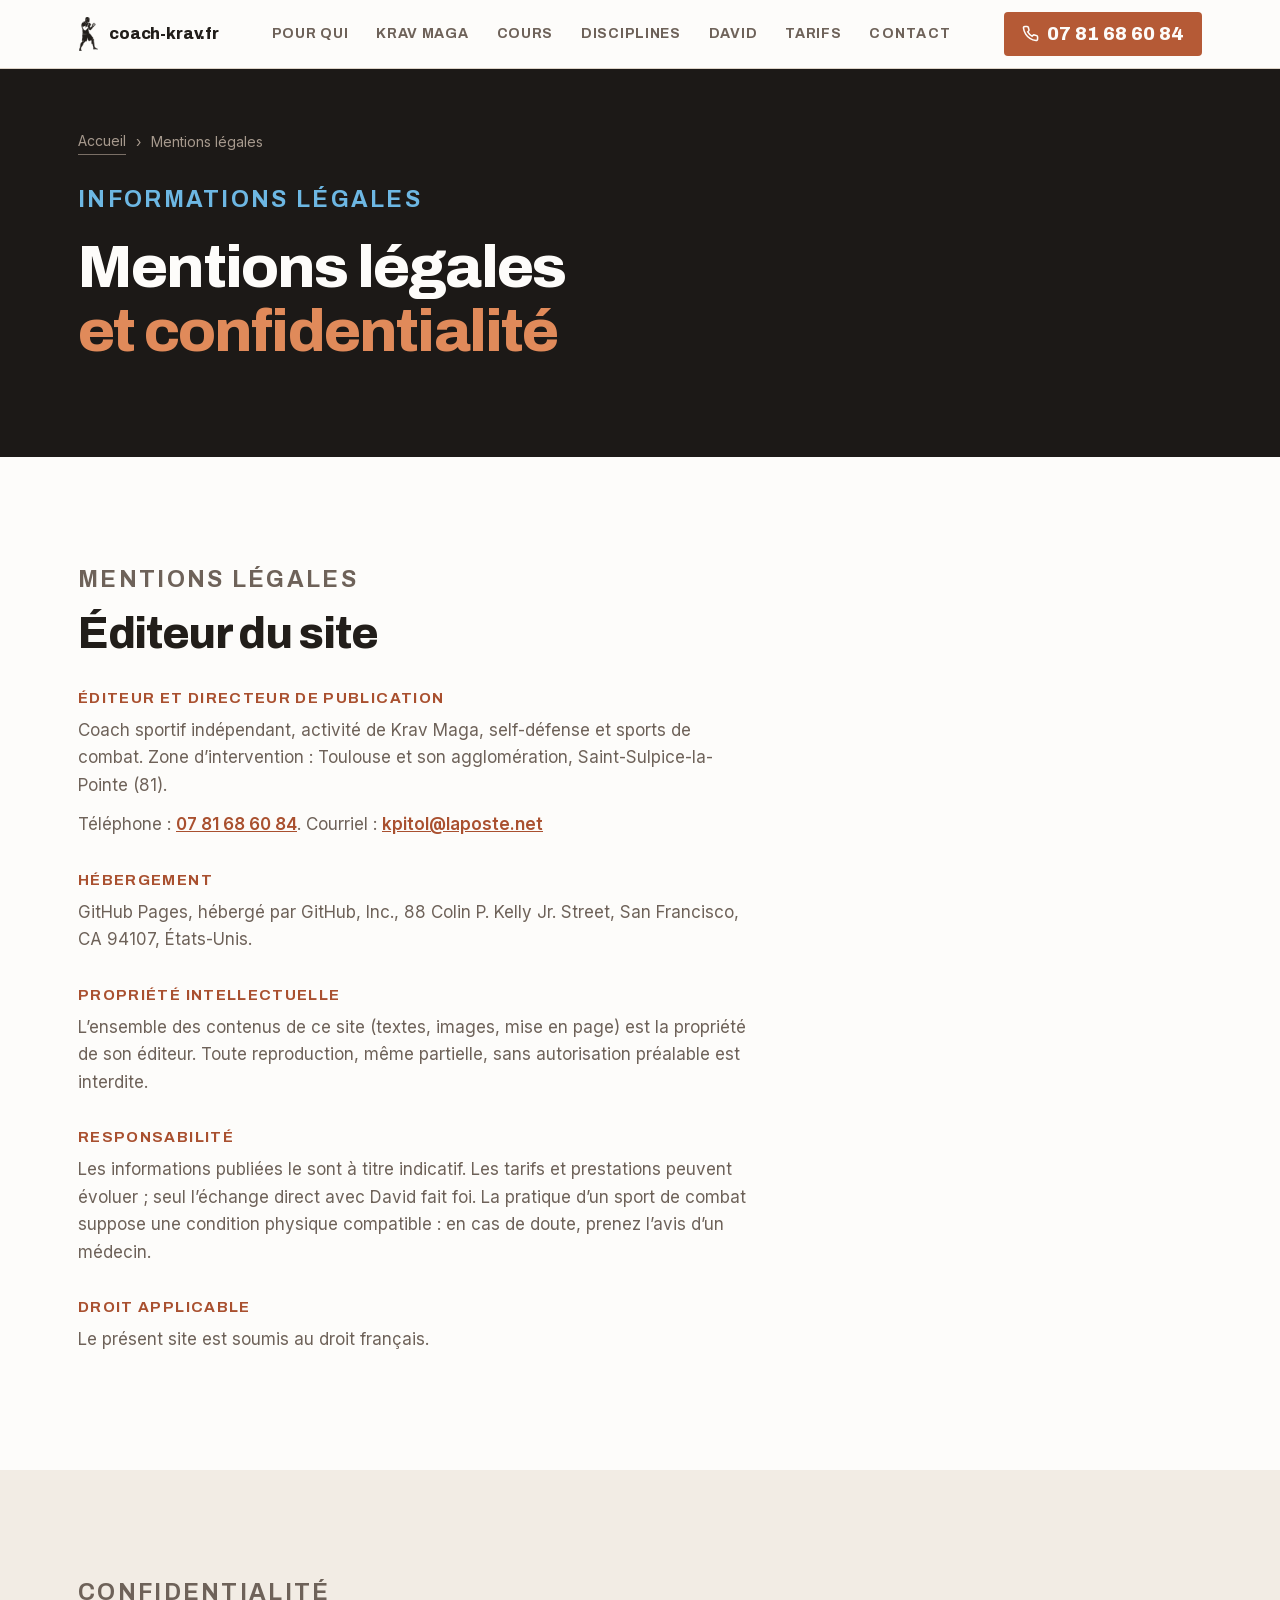
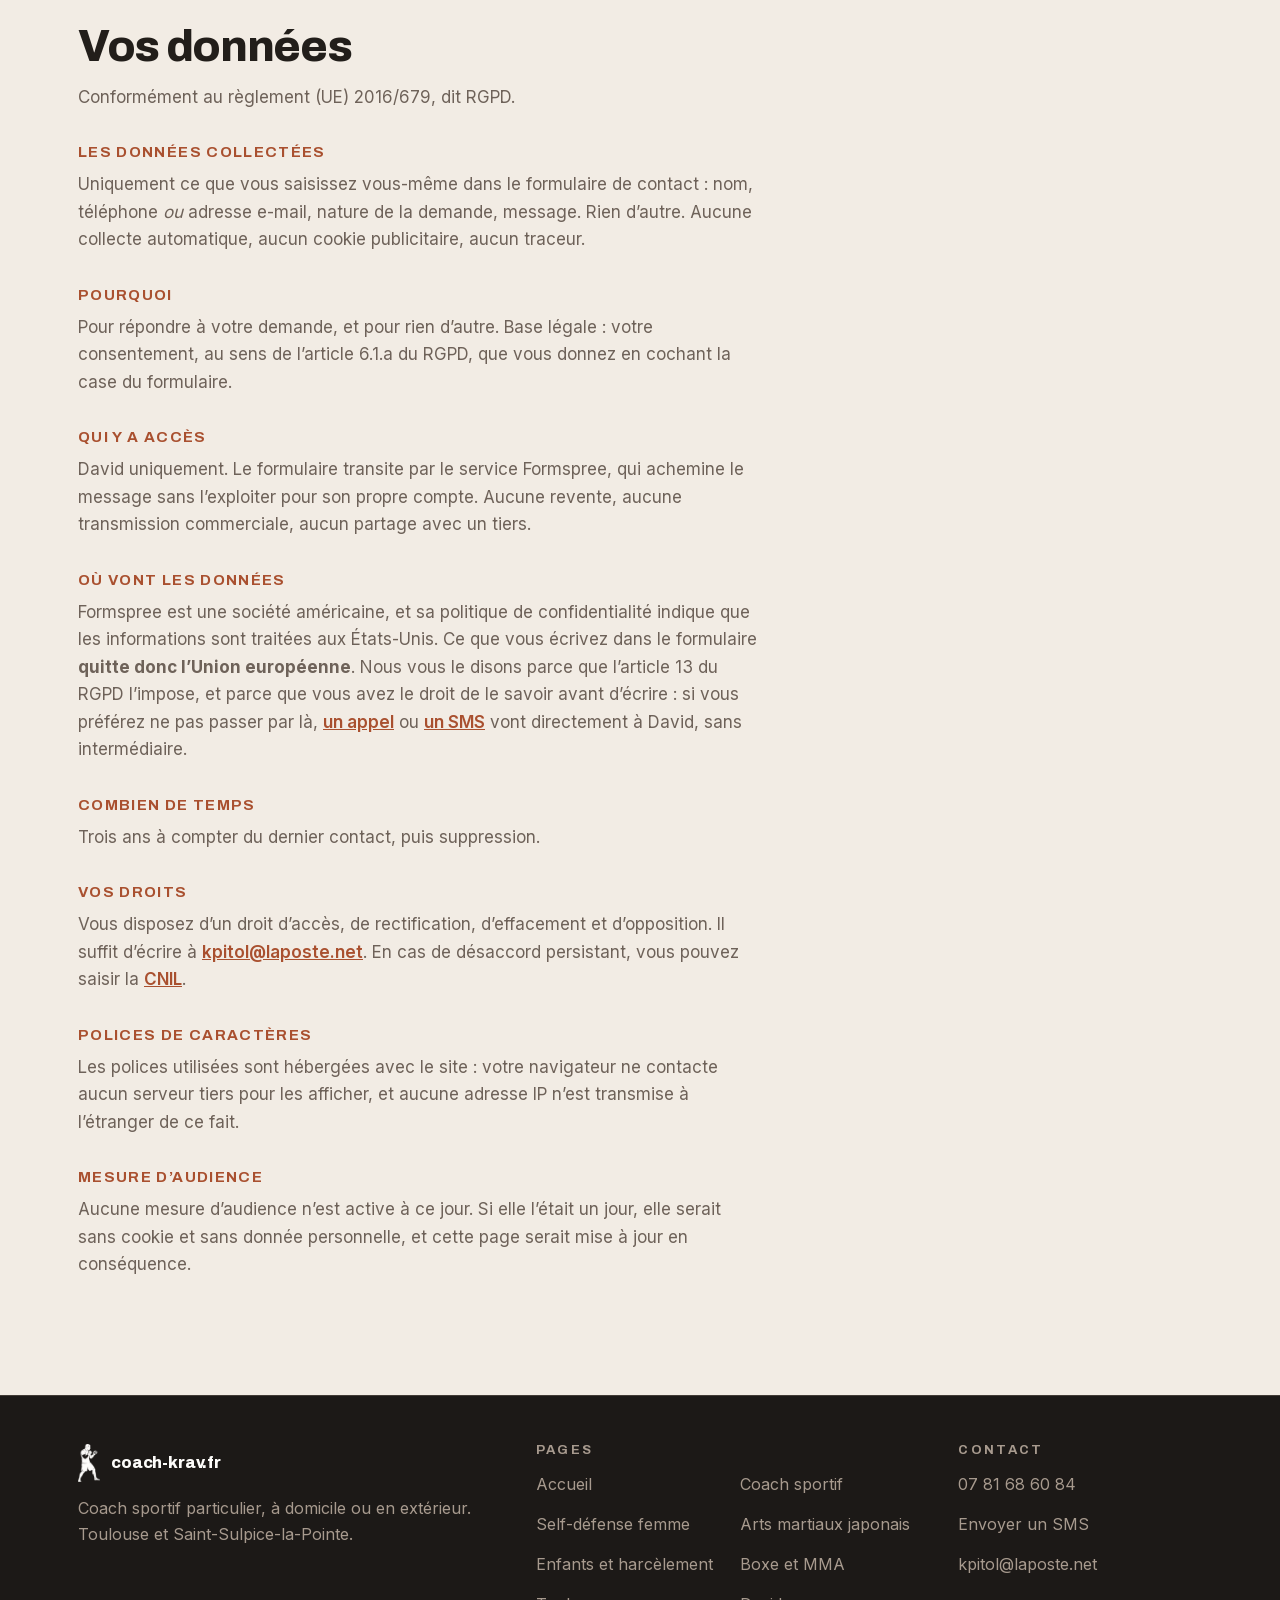
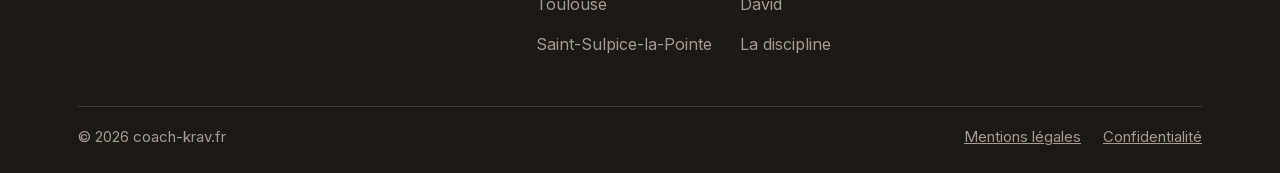
<file: mentions/index.html>
<!DOCTYPE html>
<html lang="fr">
<head>
<meta charset="UTF-8">
<meta name="viewport" content="width=device-width, initial-scale=1">
<title>Mentions légales et confidentialité | coach-krav.fr</title>
<meta name="description" content="Mentions légales et politique de confidentialité du site coach-krav.fr, coach particulier de Krav Maga à Toulouse et Saint-Sulpice-la-Pointe.">
<meta name="robots" content="index, follow">
<meta name="color-scheme" content="light">
<meta name="theme-color" content="#FDFCFA">
<meta property="og:title" content="Mentions légales et confidentialité de coach-krav.fr">
<meta property="og:description" content="Mentions légales et politique de confidentialité du site coach-krav.fr.">
<meta property="og:url" content="https://coach-krav.fr/mentions/">
<meta property="og:image" content="https://coach-krav.fr/assets/cours-groupe-1400.jpg">
<meta property="og:image:width" content="1400">
<meta property="og:image:height" content="1050">
<meta property="og:image:alt" content="Cours collectif de Krav Maga en extérieur, en fin de journée">
<meta property="og:type" content="website">
<meta property="og:locale" content="fr_FR">
<meta property="og:site_name" content="coach-krav.fr">
<link rel="canonical" href="https://coach-krav.fr/mentions/">
<link rel="icon" type="image/png" sizes="32x32" href="/assets/favicon-32.png">
<link rel="icon" type="image/png" sizes="16x16" href="/assets/favicon-16.png">
<link rel="apple-touch-icon" href="/assets/apple-touch-icon.png">
<link rel="manifest" href="/site.webmanifest">
<link rel="preload" as="style" href="/assets/site.css">
<link rel="preload" as="font" type="font/woff2" href="/assets/fonts/archivo-var.woff2" crossorigin>
<style>@font-face{font-family:Archivo;src:url(/assets/fonts/archivo-var.woff2) format('woff2');font-weight:100 900;font-style:normal;font-display:swap}@font-face{font-family:InterVF;src:url(/assets/fonts/inter-var.woff2) format('woff2');font-weight:100 900;font-style:normal;font-display:swap}</style>
<link rel="stylesheet" href="/assets/site.css">
<script type="application/ld+json">
{"@context":"https://schema.org","@type":"BreadcrumbList","itemListElement":[
 {"@type":"ListItem","position":1,"name":"Accueil","item":"https://coach-krav.fr/"},
 {"@type":"ListItem","position":2,"name":"Mentions légales","item":"https://coach-krav.fr/mentions/"}]}
</script>

</head>
<body>

<a class="skip" href="#contenu">Aller au contenu</a>

<header id="tete">
  <div class="wrap tete">
    <a class="marque" href="/" aria-label="coach-krav.fr, accueil">
      <span class="marque-glyphe" aria-hidden="true"></span>
      <span>coach-krav.fr</span>
    </a>
    <nav class="nav" id="menu" aria-label="Navigation principale">
      <a href="/#situations">Pour qui</a>
      <a href="/#krav-maga">Krav Maga</a>
      <a href="/#formules">Cours</a>
      <a href="/#disciplines">Disciplines</a>
      <a href="/le-coach/">David</a>
      <a href="/#tarifs">Tarifs</a>
      <button type="button" class="nav-bouton" data-ouvre="ecrire">Contact</button>
    </nav>
    <a class="tel-tete" href="tel:+33781686084">
      <svg viewBox="0 0 24 24" fill="none" stroke="currentColor" stroke-width="2.2" stroke-linecap="round" aria-hidden="true" style="width:17px;height:17px"><path d="M22 16.9v3a2 2 0 0 1-2.2 2 19.8 19.8 0 0 1-8.6-3.1 19.5 19.5 0 0 1-6-6A19.8 19.8 0 0 1 2.1 4.2 2 2 0 0 1 4.1 2h3a2 2 0 0 1 2 1.7c.1.9.3 1.8.7 2.7a2 2 0 0 1-.5 2.1L8.1 9.8a16 16 0 0 0 6 6l1.3-1.2a2 2 0 0 1 2.1-.5c.9.4 1.8.6 2.7.7a2 2 0 0 1 1.8 2.1z"/></svg>
      07 81 68 60 84
    </a>
    <button class="burger" id="burger" aria-label="Ouvrir le menu" aria-expanded="false" aria-controls="menu">
      <svg viewBox="0 0 24 24" fill="none" stroke="currentColor" stroke-width="2.2" stroke-linecap="round" aria-hidden="true"><path d="M3 6h18M3 12h18M3 18h18"/></svg>
    </button>
  </div>
</header>

<main id="contenu">

<section class="hero hero--court">
  <div class="wrap">
    <nav class="fil" aria-label="Fil d’Ariane"><a href="/">Accueil</a><span aria-hidden="true">›</span><span>Mentions légales</span></nav>
    <div class="hero-in">
      <p class="eyebrow">Informations légales</p>
      <h1>Mentions légales<em>et confidentialité</em></h1>
    </div>
  </div>
</section>

<section class="sec" id="mentions">
  <div class="wrap texte">
    <p class="eyebrow">Mentions légales</p>
    <h2>Éditeur du site</h2>

    <h3>Éditeur et directeur de publication</h3>
    <p>Coach sportif indépendant, activité de Krav Maga, self-défense et sports de combat. Zone d’intervention : Toulouse et son agglomération, Saint-Sulpice-la-Pointe (81).</p>
    <p>Téléphone : <a href="tel:+33781686084">07 81 68 60 84</a>. Courriel : <a href="mailto:kpitol@laposte.net">kpitol@laposte.net</a></p>

    <h3>Hébergement</h3>
    <p>GitHub Pages, hébergé par GitHub, Inc., 88 Colin P. Kelly Jr. Street, San Francisco, CA 94107, États-Unis.</p>

    <h3>Propriété intellectuelle</h3>
    <p>L’ensemble des contenus de ce site (textes, images, mise en page) est la propriété de son éditeur. Toute reproduction, même partielle, sans autorisation préalable est interdite.</p>

    <h3>Responsabilité</h3>
    <p>Les informations publiées le sont à titre indicatif. Les tarifs et prestations peuvent évoluer ; seul l’échange direct avec David fait foi. La pratique d’un sport de combat suppose une condition physique compatible : en cas de doute, prenez l’avis d’un médecin.</p>

    <h3>Droit applicable</h3>
    <p>Le présent site est soumis au droit français.</p>
  </div>
</section>

<section class="sec sec--pierre" id="confidentialite">
  <div class="wrap texte">
    <p class="eyebrow">Confidentialité</p>
    <h2>Vos données</h2>
    <p>Conformément au règlement (UE) 2016/679, dit RGPD.</p>

    <h3>Les données collectées</h3>
    <p>Uniquement ce que vous saisissez vous-même dans le formulaire de contact : nom, téléphone <em>ou</em> adresse e-mail, nature de la demande, message. Rien d’autre. Aucune collecte automatique, aucun cookie publicitaire, aucun traceur.</p>

    <h3>Pourquoi</h3>
    <p>Pour répondre à votre demande, et pour rien d’autre. Base légale : votre consentement, au sens de l’article 6.1.a du RGPD, que vous donnez en cochant la case du formulaire.</p>

    <h3>Qui y a accès</h3>
    <p>David uniquement. Le formulaire transite par le service Formspree, qui achemine le message sans l’exploiter pour son propre compte. Aucune revente, aucune transmission commerciale, aucun partage avec un tiers.</p>

    <h3>Où vont les données</h3>
    <p>Formspree est une société américaine, et sa politique de confidentialité indique que les informations sont traitées aux États-Unis. Ce que vous écrivez dans le formulaire <strong>quitte donc l’Union européenne</strong>. Nous vous le disons parce que l’article 13 du RGPD l’impose, et parce que vous avez le droit de le savoir avant d’écrire : si vous préférez ne pas passer par là, <a href="tel:+33781686084">un appel</a> ou <a href="sms:+33781686084">un SMS</a> vont directement à David, sans intermédiaire.</p>

    <h3>Combien de temps</h3>
    <p>Trois ans à compter du dernier contact, puis suppression.</p>

    <h3>Vos droits</h3>
    <p>Vous disposez d’un droit d’accès, de rectification, d’effacement et d’opposition. Il suffit d’écrire à <a href="mailto:kpitol@laposte.net">kpitol@laposte.net</a>. En cas de désaccord persistant, vous pouvez saisir la <a href="https://www.cnil.fr" target="_blank" rel="noopener">CNIL</a>.</p>

    <h3>Polices de caractères</h3>
    <p>Les polices utilisées sont hébergées avec le site : votre navigateur ne contacte aucun serveur tiers pour les afficher, et aucune adresse IP n’est transmise à l’étranger de ce fait.</p>

    <h3>Mesure d’audience</h3>
    <p>Aucune mesure d’audience n’est active à ce jour. Si elle l’était un jour, elle serait sans cookie et sans donnée personnelle, et cette page serait mise à jour en conséquence.</p>
  </div>
</section>

</main>

<footer>
  <div class="wrap">
    <div class="pied">
      <div>
        <a class="marque" href="/" aria-label="coach-krav.fr, accueil">
          <span class="marque-glyphe marque-glyphe--pied" aria-hidden="true"></span>
          <span>coach-krav.fr</span>
        </a>
        <p class="desc">Coach sportif particulier, à domicile ou en extérieur. Toulouse et Saint-Sulpice-la-Pointe.</p>
      </div>
      <div>
        <h2>Pages</h2>
        <ul class="deux">
          <li><a href="/">Accueil</a></li>
          <li><a href="/femmes/">Self-défense femme</a></li>
          <li><a href="/enfants/">Enfants et harcèlement</a></li>
          <li><a href="/toulouse/">Toulouse</a></li>
          <li><a href="/saint-sulpice/">Saint-Sulpice-la-Pointe</a></li>
          <li><a href="/coach-sportif/">Coach sportif</a></li>
          <li><a href="/arts-martiaux/">Arts martiaux japonais</a></li>
          <li><a href="/boxe-et-mma/">Boxe et MMA</a></li>
          <li><a href="/le-coach/">David</a></li>
          <li><a href="/la-discipline/">La discipline</a></li>
        </ul>
      </div>
      <div>
        <h2>Contact</h2>
        <ul>
          <li><a href="tel:+33781686084">07 81 68 60 84</a></li>
          <li><a href="sms:+33781686084">Envoyer un SMS</a></li>
          <li><a href="mailto:kpitol@laposte.net">kpitol@laposte.net</a></li>
        </ul>
      </div>
    </div>
    <div class="bas">
      <span>© 2026 coach-krav.fr</span>
      <nav aria-label="Informations légales">
        <a href="/mentions/#mentions">Mentions légales</a>
        <a href="/mentions/#confidentialite">Confidentialité</a>
      </nav>
    </div>
  </div>
</footer>

<div class="pouce">
  <a class="btn btn-1" href="tel:+33781686084" aria-label="Appeler le 07 81 68 60 84">Appeler</a>
  <a class="btn btn-2" href="sms:+33781686084?&amp;body=Bonjour, je souhaite des informations sur les cours.">SMS</a>
</div>

<script src="/assets/site.js" defer></script>

<dialog id="ecrire" aria-labelledby="ecrire-titre">
  <div class="vol">
    <button type="button" class="clore" data-ferme aria-label="Fermer">
      <svg viewBox="0 0 24 24" fill="none" stroke="currentColor" stroke-width="2.2" stroke-linecap="round" aria-hidden="true" style="width:18px;height:18px"><path d="M18 6 6 18M6 6l12 12"/></svg>
    </button>
    <h2 id="ecrire-titre">Votre message</h2>
    <p class="vol-intro">Le plus rapide reste <a href="tel:+33781686084">un appel</a> ou <a href="sms:+33781686084?&amp;body=Bonjour, je souhaite des informations sur les cours.">un SMS</a>. Mais si vous préférez écrire, c’est ici.</p>
    <form class="formulaire" id="msg" action="https://formspree.io/f/xaqlaapn" method="POST">
      <input type="hidden" name="_next" value="https://coach-krav.fr/merci/">
      <input type="hidden" name="_subject" value="Nouvelle demande depuis coach-krav.fr">
      <input type="text" name="_gotcha" tabindex="-1" autocomplete="off" style="position:absolute;left:-9999px" aria-hidden="true">
      <div class="rang">
        <div class="champ">
          <label for="c-nom">Nom</label>
          <input id="c-nom" name="nom" type="text" autocomplete="name" placeholder="Votre nom" required>
        </div>
        <div class="champ">
          <label for="c-tel">Téléphone</label>
          <input id="c-tel" name="telephone" type="tel" autocomplete="tel" inputmode="tel" placeholder="Pour vous rappeler" aria-describedby="c-joindre">
        </div>
      </div>
      <div class="rang">
        <div class="champ">
          <label for="c-mail">E-mail</label>
          <input id="c-mail" name="email" type="email" autocomplete="email" placeholder="Si vous préférez une réponse écrite" aria-describedby="c-joindre">
        </div>
      </div>
      <p class="joindre" id="c-joindre">Un numéro <b>ou</b> une adresse suffit : c’est vous qui choisissez comment on vous répond.</p>
      <div class="rang">
        <div class="champ">
          <label for="c-qui">Pour qui&nbsp;?</label>
          <select id="c-qui" name="pour_qui">
            <option value="Moi">Moi</option>
            <option value="Mon enfant">Mon enfant</option>
            <option value="Nous deux">Nous deux</option>
            <option value="Un groupe">Un groupe d’amis ou de famille</option>
            <option value="Mon equipe">Mon équipe, mon entreprise</option>
          </select>
        </div>
        <div class="champ">
          <label for="c-ou">Où&nbsp;?</label>
          <select id="c-ou" name="lieu">
            <option value="Toulouse">Toulouse ou agglomération</option>
            <option value="Saint-Sulpice">Saint-Sulpice-la-Pointe et alentours</option>
            <option value="Autre">Ailleurs, à voir ensemble</option>
          </select>
        </div>
      </div>
      <div class="champ">
        <label for="c-msg">Votre situation</label>
        <textarea id="c-msg" name="message" placeholder="Ce qui vous amène, votre niveau, vos disponibilités. Quelques mots suffisent." required></textarea>
      </div>
      <label class="coche" for="c-rgpd">
        <input id="c-rgpd" type="checkbox" name="consentement" value="oui" required>
        <span>J’accepte que ces informations servent uniquement à me répondre.</span>
      </label>
      <p class="hors-ue">Ce formulaire passe par un prestataire américain, vos données quittent donc l’Union européenne. <a href="/mentions/#confidentialite">Le détail est ici</a>. Un <a href="sms:+33781686084">SMS</a> arrive directement sur le téléphone de David, sans intermédiaire.</p>
      <button class="envoi" type="submit" id="c-envoi">Envoyer le message</button>
      <p class="retour" id="c-ok" role="status">Message envoyé. Je vous réponds dès que possible. <b>Sans nouvelle sous 48 h</b>, <a href="sms:+33781686084?&amp;body=Bonjour, je souhaite des informations sur les cours.">envoyez un SMS au 07 81 68 60 84</a> : il arrive directement sur le téléphone de David, sans intermédiaire.</p>
      <p class="retour" id="c-ko" role="alert">L’envoi n’a pas abouti. Votre message est toujours là : réessayez, <a href="sms:+33781686084?&amp;body=Bonjour, je souhaite des informations sur les cours.">envoyez un SMS</a>, ou écrivez à <a href="mailto:kpitol@laposte.net">kpitol@laposte.net</a>.</p>
    </form>
  </div>
</dialog>

<noscript><style>
  /* Sans script, une modale ne s'ouvre pas. On la rend alors au fil de la page,
     a sa place naturelle : mieux vaut un formulaire visible qu'un bouton mort. */
  dialog#ecrire{display:block;position:static;width:auto;max-width:820px;margin:0 auto 70px;background:var(--fond-carte)}
  dialog#ecrire .clore{display:none}
  [data-ouvre]{display:none!important}
</style></noscript>

</body>
</html>
</file>
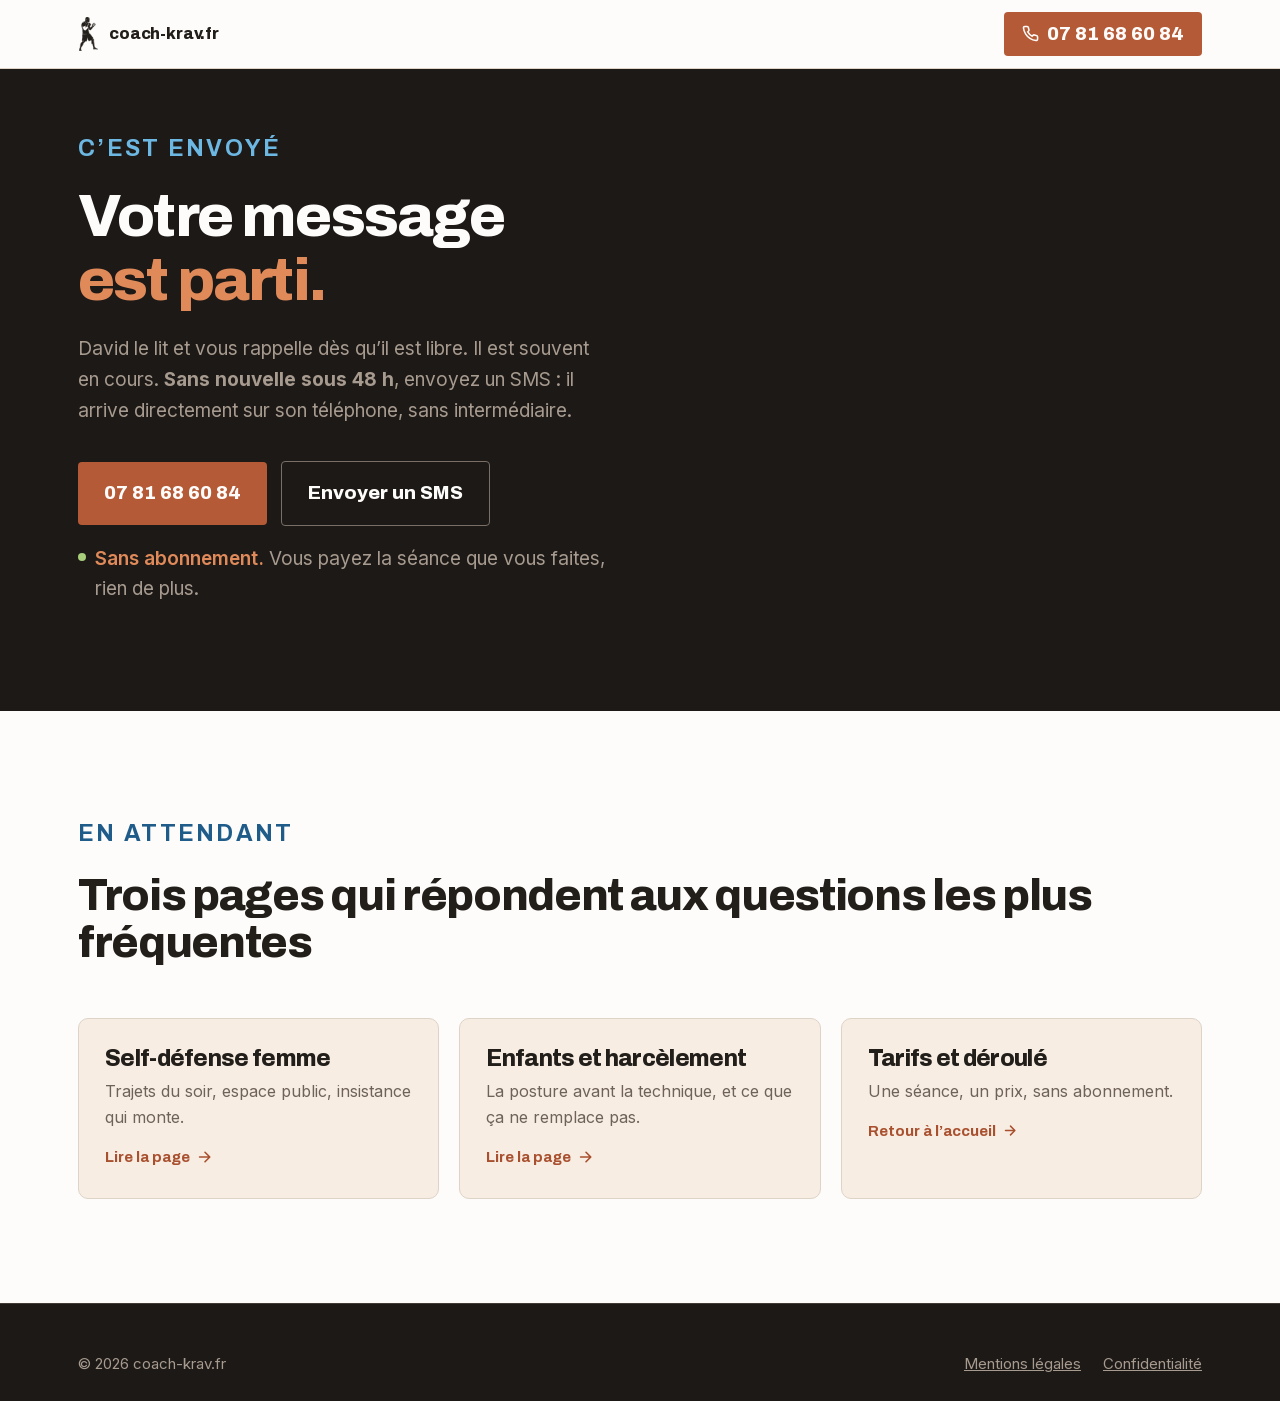
<file: merci/index.html>
<!DOCTYPE html>
<html lang="fr">
<head>
<meta charset="UTF-8">
<meta name="viewport" content="width=device-width, initial-scale=1">
<title>Message envoyé | coach-krav.fr</title>
<meta name="description" content="Votre message est parti. David vous répond dès qu’il est libre.">
<meta name="robots" content="noindex, follow">
<meta name="color-scheme" content="light">
<meta name="theme-color" content="#FDFCFA">
<link rel="icon" type="image/png" sizes="32x32" href="/assets/favicon-32.png">
<link rel="icon" type="image/png" sizes="16x16" href="/assets/favicon-16.png">
<link rel="apple-touch-icon" href="/assets/apple-touch-icon.png">
<link rel="manifest" href="/site.webmanifest">
<link rel="preload" as="style" href="/assets/site.css">
<link rel="preload" as="font" type="font/woff2" href="/assets/fonts/archivo-var.woff2" crossorigin>
<style>@font-face{font-family:Archivo;src:url(/assets/fonts/archivo-var.woff2) format('woff2');font-weight:100 900;font-style:normal;font-display:swap}@font-face{font-family:InterVF;src:url(/assets/fonts/inter-var.woff2) format('woff2');font-weight:100 900;font-style:normal;font-display:swap}</style>
<link rel="stylesheet" href="/assets/site.css">
</head>
<body>

<header id="tete">
  <div class="wrap tete">
    <a class="marque" href="/" aria-label="coach-krav.fr, accueil">
      <span class="marque-glyphe" aria-hidden="true"></span>
      <span>coach-krav.fr</span>
    </a>
    <a class="tel-tete" href="tel:+33781686084">
      <svg viewBox="0 0 24 24" fill="none" stroke="currentColor" stroke-width="2.2" stroke-linecap="round" aria-hidden="true" style="width:17px;height:17px"><path d="M22 16.9v3a2 2 0 0 1-2.2 2 19.8 19.8 0 0 1-8.6-3.1 19.5 19.5 0 0 1-6-6A19.8 19.8 0 0 1 2.1 4.2 2 2 0 0 1 4.1 2h3a2 2 0 0 1 2 1.7c.1.9.3 1.8.7 2.7a2 2 0 0 1-.5 2.1L8.1 9.8a16 16 0 0 0 6 6l1.3-1.2a2 2 0 0 1 2.1-.5c.9.4 1.8.6 2.7.7a2 2 0 0 1 1.8 2.1z"/></svg>
      07 81 68 60 84
    </a>
  </div>
</header>

<a class="skip" href="#contenu">Aller au contenu</a>
<main id="contenu">

<section class="hero hero--court">
  <div class="wrap">
    <div class="hero-in">
      <p class="eyebrow">C’est envoyé</p>
      <h1>Votre message<em>est parti.</em></h1>
      <p>David le lit et vous rappelle dès qu’il est libre. Il est souvent en cours. <b>Sans nouvelle sous 48 h</b>, envoyez un SMS : il arrive directement sur son téléphone, sans intermédiaire.</p>
      <div class="actes">
        <a class="btn btn-1" href="tel:+33781686084">07 81 68 60 84</a>
        <a class="btn btn-2" href="sms:+33781686084?&amp;body=Bonjour, je viens de vous écrire depuis le site.">Envoyer un SMS</a>
      </div>
      <p class="note"><span><b>Sans abonnement.</b> Vous payez la séance que vous faites, rien de plus.</span></p>
    </div>
  </div>
</section>

<section class="sec">
  <div class="wrap">
    <div class="head">
      <p class="eyebrow">En attendant</p>
      <h2>Trois pages qui répondent aux questions les plus fréquentes</h2>
    </div>
    <div class="renvois trois">
      <a class="renvoi" href="/femmes/"><h3>Self-défense femme</h3><p>Trajets du soir, espace public, insistance qui monte.</p><span>Lire la page</span></a>
      <a class="renvoi" href="/enfants/"><h3>Enfants et harcèlement</h3><p>La posture avant la technique, et ce que ça ne remplace pas.</p><span>Lire la page</span></a>
      <a class="renvoi" href="/"><h3>Tarifs et déroulé</h3><p>Une séance, un prix, sans abonnement.</p><span>Retour à l’accueil</span></a>
    </div>
  </div>
</section>

</main>

<footer>
  <div class="wrap">
    <div class="bas" style="border-top:none;padding-top:0">
      <span>© 2026 coach-krav.fr</span>
      <nav aria-label="Informations légales">
        <a href="/mentions/#mentions">Mentions légales</a>
        <a href="/mentions/#confidentialite">Confidentialité</a>
      </nav>
    </div>
  </div>
</footer>

<div class="pouce">
  <a class="btn btn-1" href="tel:+33781686084" aria-label="Appeler le 07 81 68 60 84">Appeler</a>
  <a class="btn btn-2" href="/">Accueil</a>
</div>


</body>
</html>
</file>
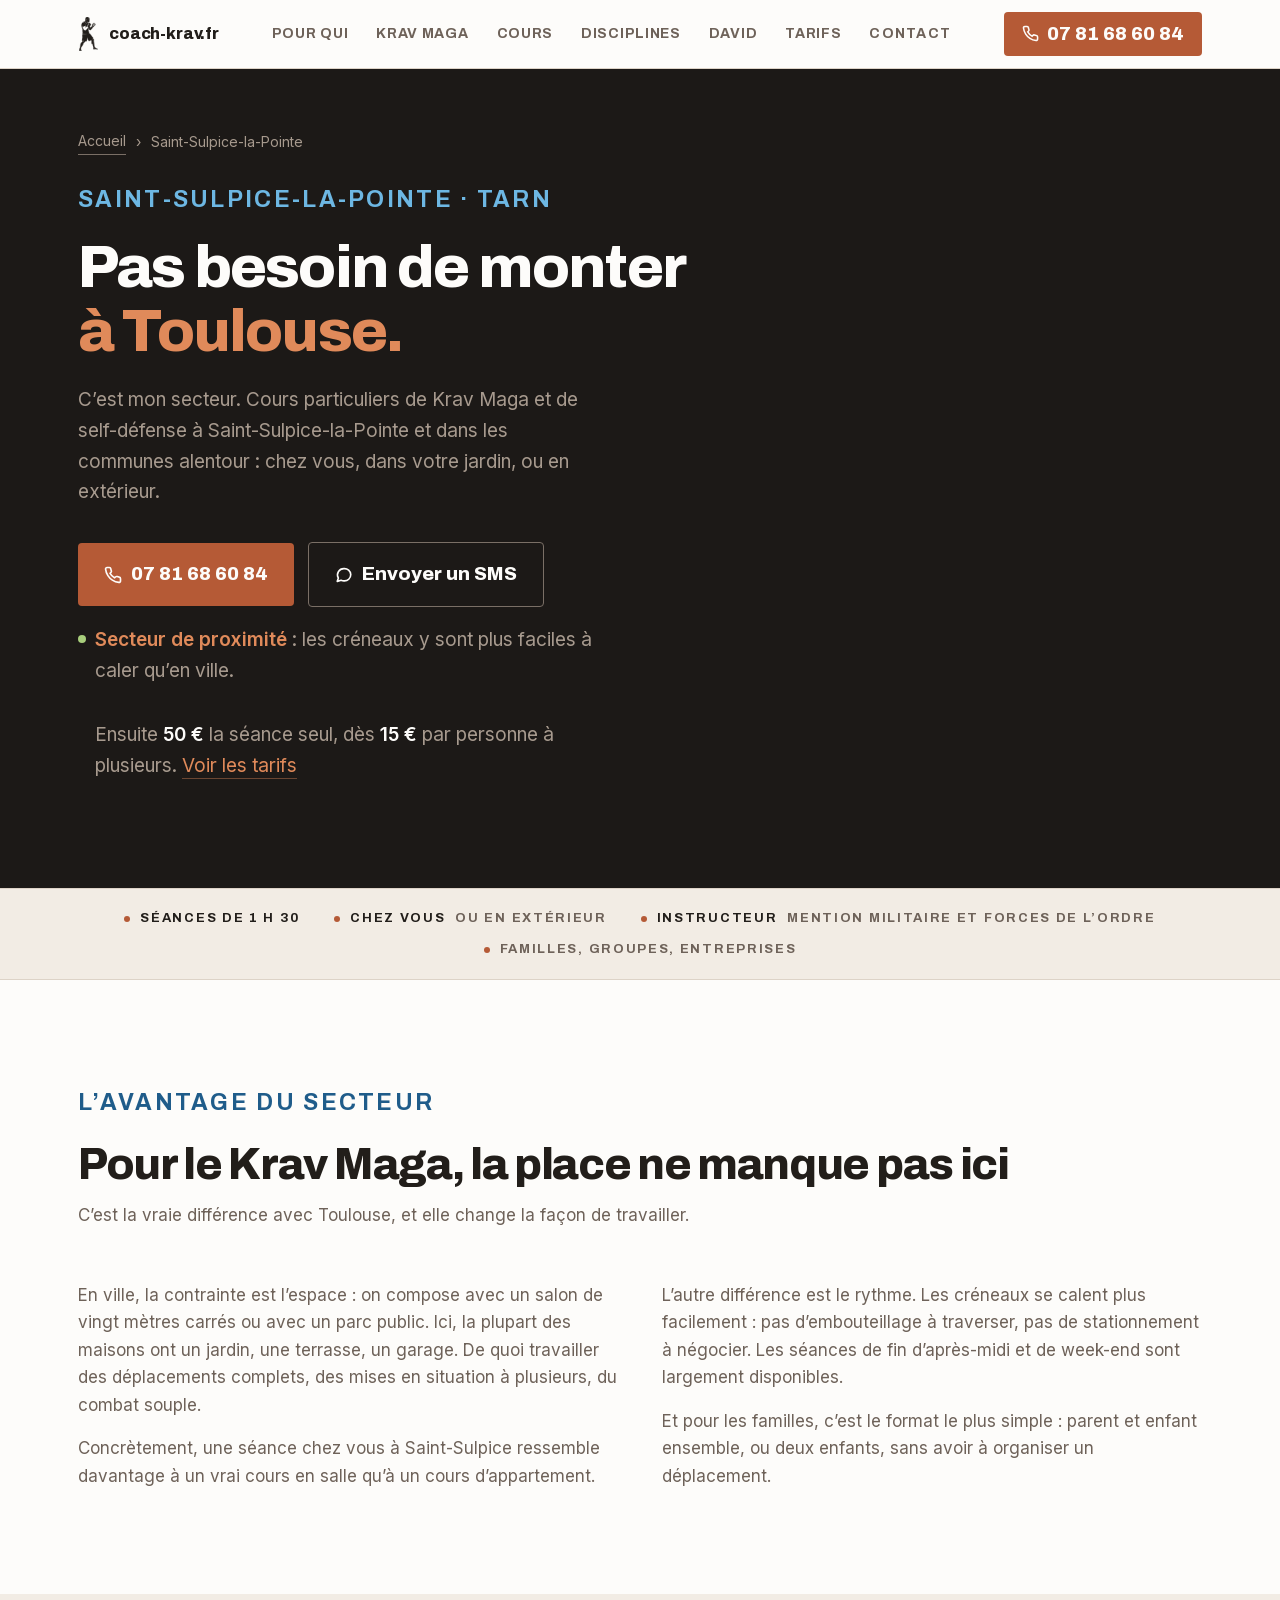
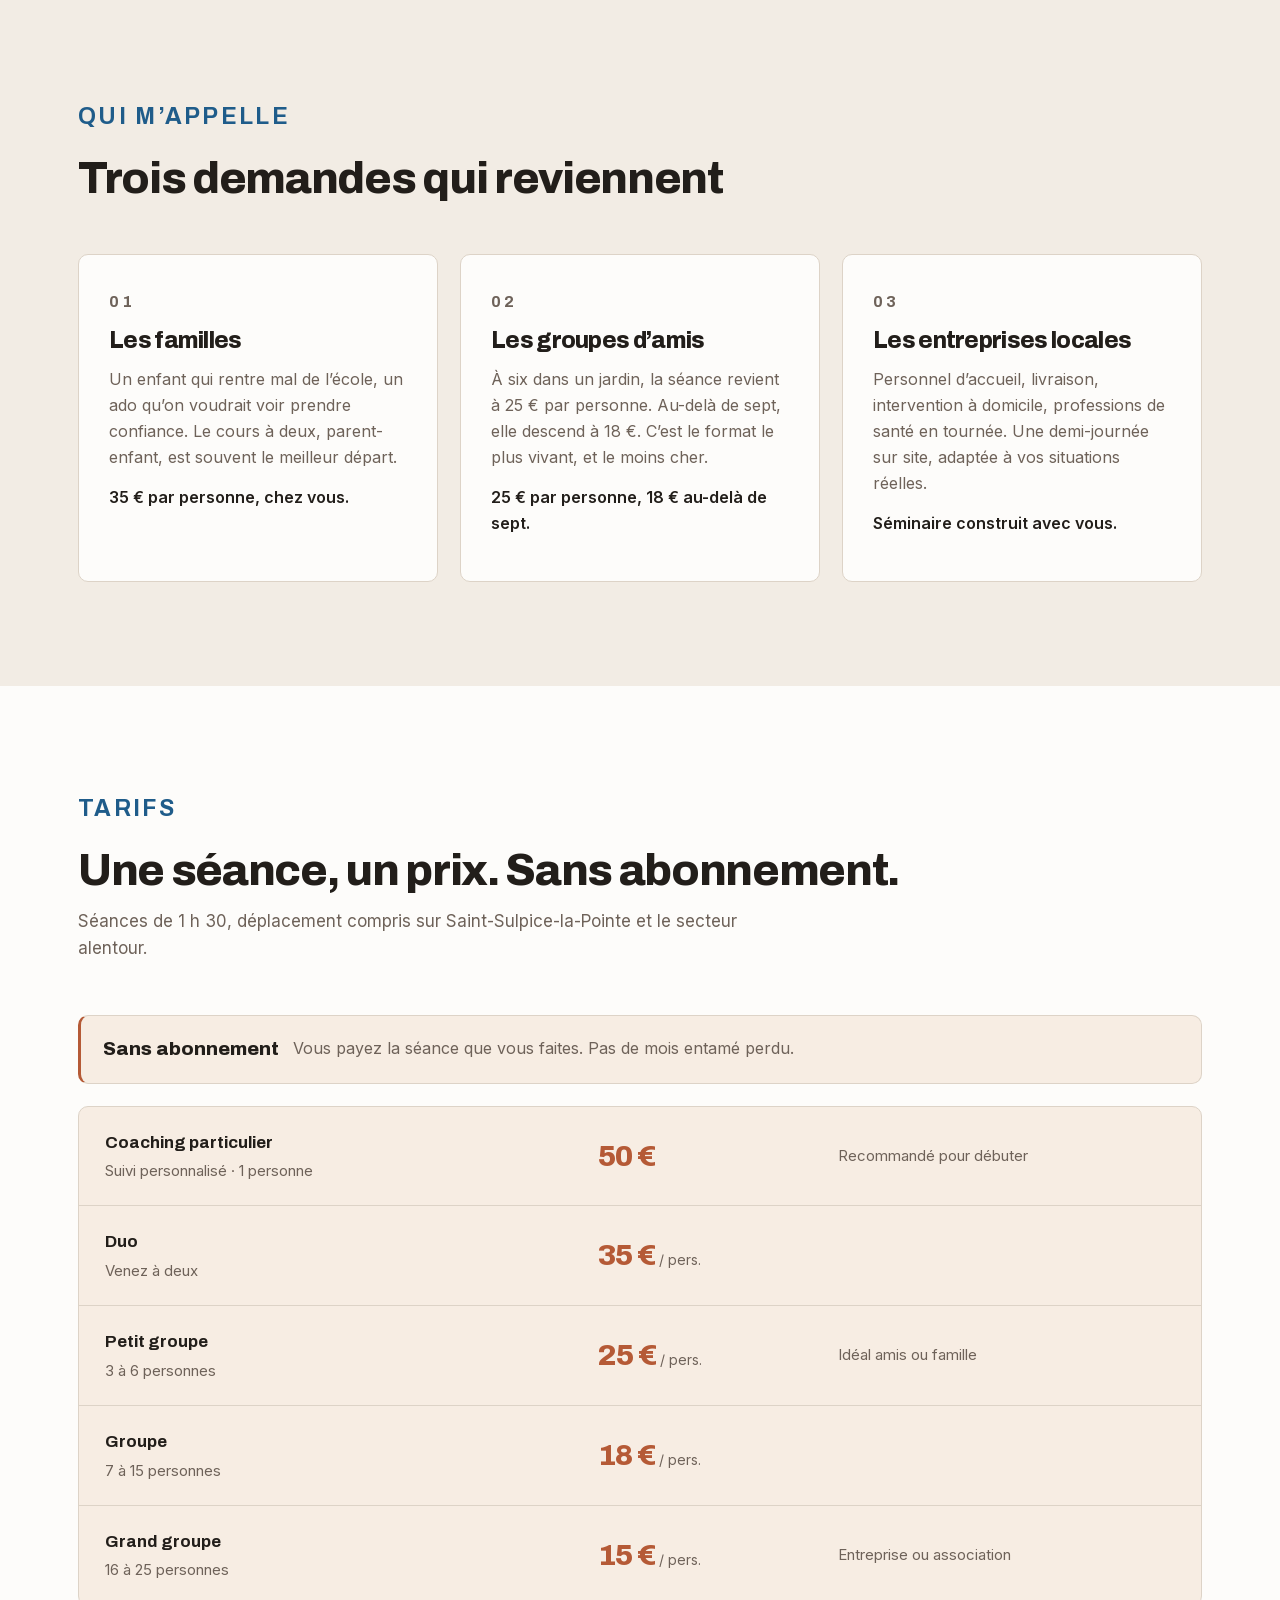
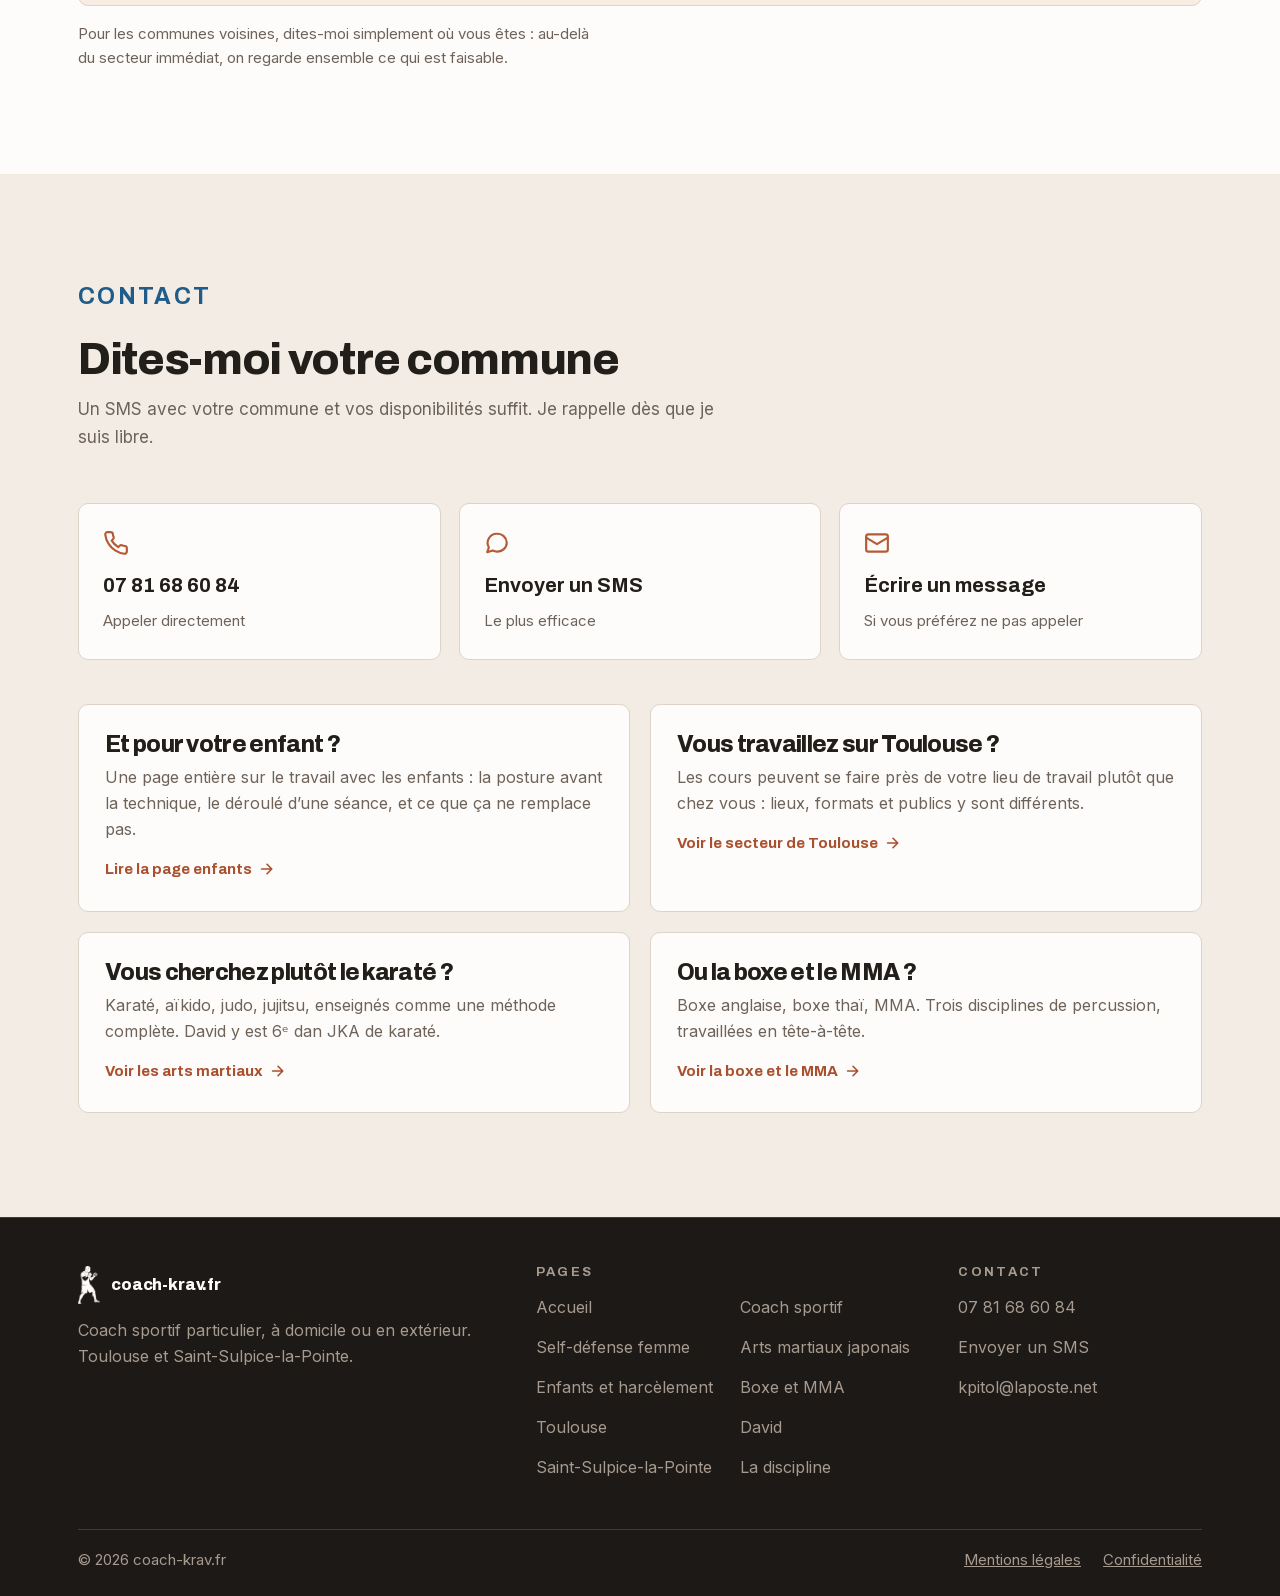
<file: saint-sulpice/index.html>
<!DOCTYPE html>
<html lang="fr">
<head>
<meta charset="UTF-8">
<meta name="viewport" content="width=device-width, initial-scale=1">
<title>Krav Maga à Saint-Sulpice-la-Pointe (81), à domicile</title>
<meta name="description" content="Krav Maga et self-défense à Saint-Sulpice-la-Pointe (81), chez vous ou dans votre jardin. Familles, groupes, entreprises. Sans abonnement.">
<meta name="robots" content="index, follow">
<meta name="color-scheme" content="light">
<meta name="theme-color" content="#FDFCFA">
<link rel="canonical" href="https://coach-krav.fr/saint-sulpice/">
<meta property="og:type" content="article">
<meta property="og:site_name" content="coach-krav.fr">
  <meta property="og:locale" content="fr_FR">
<meta property="og:title" content="Krav Maga à Saint-Sulpice-la-Pointe, coach à domicile">
<meta property="og:description" content="Self-défense en cours particulier à Saint-Sulpice-la-Pointe et alentour : chez vous, dans votre jardin ou en extérieur.">
<meta property="og:url" content="https://coach-krav.fr/saint-sulpice/">
<meta property="og:image" content="https://coach-krav.fr/assets/cours-groupe-1400.jpg">
<meta property="og:image:width" content="1400">
<meta property="og:image:height" content="1050">
<meta property="og:image:alt" content="Cours collectif de Krav Maga en extérieur, en fin de journée">
<meta name="twitter:card" content="summary_large_image">
<link rel="icon" type="image/png" sizes="32x32" href="/assets/favicon-32.png">
<link rel="icon" type="image/png" sizes="16x16" href="/assets/favicon-16.png">
<link rel="apple-touch-icon" href="/assets/apple-touch-icon.png">
<link rel="manifest" href="/site.webmanifest">
<link rel="preload" as="style" href="/assets/site.css">
<link rel="preload" as="font" type="font/woff2" href="/assets/fonts/archivo-var.woff2" crossorigin>
<link rel="preload" as="font" type="font/woff2" href="/assets/fonts/inter-var.woff2" crossorigin>
<style>@font-face{font-family:Archivo;src:url(/assets/fonts/archivo-var.woff2) format('woff2');font-weight:100 900;font-style:normal;font-display:swap}@font-face{font-family:InterVF;src:url(/assets/fonts/inter-var.woff2) format('woff2');font-weight:100 900;font-style:normal;font-display:swap}</style>
<link rel="stylesheet" href="/assets/site.css">
<script type="application/ld+json">
{"@context":"https://schema.org","@type":"BreadcrumbList","itemListElement":[
 {"@type":"ListItem","position":1,"name":"Accueil","item":"https://coach-krav.fr/"},
 {"@type":"ListItem","position":2,"name":"Saint-Sulpice-la-Pointe","item":"https://coach-krav.fr/saint-sulpice/"}]}
</script>

<script type="application/ld+json">
{
  "@context":"https://schema.org","@type":"Service",
  "name":"Cours particuliers de Krav Maga à Saint-Sulpice-la-Pointe",
  "serviceType":"Cours de self-défense et de Krav Maga",
  "provider":{"@type":"SportsActivityLocation","name":"coach-krav.fr","telephone":"+33781686084","url":"https://coach-krav.fr/"},
  "areaServed":{"@type":"City","name":"Saint-Sulpice-la-Pointe","address":{"@type":"PostalAddress","addressLocality":"Saint-Sulpice-la-Pointe","postalCode":"81370","addressRegion":"Occitanie","addressCountry":"FR"}},
  "offers":[{"@type":"Offer","price":"50","priceCurrency":"EUR","description":"Cours particulier de 1 h 30, déplacement compris"}]
}
</script>
</head>
<body>

<a class="skip" href="#contenu">Aller au contenu</a>

<header id="tete">
  <div class="wrap tete">
    <a class="marque" href="/" aria-label="coach-krav.fr, accueil">
      <span class="marque-glyphe" aria-hidden="true"></span>
      <span>coach-krav.fr</span>
    </a>
    <nav class="nav" id="menu" aria-label="Navigation principale">
      <a href="/#situations">Pour qui</a>
      <a href="/#krav-maga">Krav Maga</a>
      <a href="/#formules">Cours</a>
      <a href="/#disciplines">Disciplines</a>
      <a href="/le-coach/">David</a>
      <a href="#tarifs">Tarifs</a>
      <button type="button" class="nav-bouton" data-ouvre="ecrire" data-ou="Saint-Sulpice">Contact</button>
    </nav>
    <a class="tel-tete" href="tel:+33781686084">
      <svg viewBox="0 0 24 24" fill="none" stroke="currentColor" stroke-width="2.2" stroke-linecap="round" aria-hidden="true" style="width:17px;height:17px"><path d="M22 16.9v3a2 2 0 0 1-2.2 2 19.8 19.8 0 0 1-8.6-3.1 19.5 19.5 0 0 1-6-6A19.8 19.8 0 0 1 2.1 4.2 2 2 0 0 1 4.1 2h3a2 2 0 0 1 2 1.7c.1.9.3 1.8.7 2.7a2 2 0 0 1-.5 2.1L8.1 9.8a16 16 0 0 0 6 6l1.3-1.2a2 2 0 0 1 2.1-.5c.9.4 1.8.6 2.7.7a2 2 0 0 1 1.8 2.1z"/></svg>
      07 81 68 60 84
    </a>
    <button class="burger" id="burger" aria-label="Ouvrir le menu" aria-expanded="false" aria-controls="menu">
      <svg viewBox="0 0 24 24" fill="none" stroke="currentColor" stroke-width="2.2" stroke-linecap="round" aria-hidden="true"><path d="M3 6h18M3 12h18M3 18h18"/></svg>
    </button>
  </div>
</header>

<main id="contenu">

<section class="hero hero--court" id="haut">
  <div class="wrap">
    <nav class="fil" aria-label="Fil d’Ariane"><a href="/">Accueil</a><span aria-hidden="true">›</span><span>Saint-Sulpice-la-Pointe</span></nav>
    <div class="hero-in">
      <p class="eyebrow">Saint-Sulpice-la-Pointe · Tarn</p>
      <h1>Pas besoin de monter<em>à Toulouse.</em></h1>
      <p>C’est mon secteur. Cours particuliers de Krav Maga et de self-défense à Saint-Sulpice-la-Pointe et dans les communes alentour : chez vous, dans votre jardin, ou en extérieur.</p>
      <div class="actes">
        <a class="btn btn-1" href="tel:+33781686084">
          <svg viewBox="0 0 24 24" fill="none" stroke="currentColor" stroke-width="2.2" stroke-linecap="round" aria-hidden="true"><path d="M22 16.9v3a2 2 0 0 1-2.2 2 19.8 19.8 0 0 1-8.6-3.1 19.5 19.5 0 0 1-6-6A19.8 19.8 0 0 1 2.1 4.2 2 2 0 0 1 4.1 2h3a2 2 0 0 1 2 1.7c.1.9.3 1.8.7 2.7a2 2 0 0 1-.5 2.1L8.1 9.8a16 16 0 0 0 6 6l1.3-1.2a2 2 0 0 1 2.1-.5c.9.4 1.8.6 2.7.7a2 2 0 0 1 1.8 2.1z"/></svg>
          07 81 68 60 84
        </a>
        <a class="btn btn-2" href="sms:+33781686084?&amp;body=Bonjour, je suis sur le secteur de Saint-Sulpice et je souhaite des informations.">
          <svg viewBox="0 0 24 24" fill="none" stroke="currentColor" stroke-width="2.2" stroke-linecap="round" stroke-linejoin="round" aria-hidden="true"><path d="M21 11.5a8.4 8.4 0 0 1-9 8.4 8.9 8.9 0 0 1-3.9-.9L3 20.5l1.5-4.4A8.4 8.4 0 0 1 12 3.5a8.4 8.4 0 0 1 9 8z"/></svg>
          Envoyer un SMS
        </a>
      </div>
      <p class="note"><span><b>Secteur de proximité</b> : les créneaux y sont plus faciles à caler qu’en ville.</span></p>
      <p class="prix-hero">Ensuite <b>50 €</b> la séance seul, dès <b>15 €</b> par personne à plusieurs. <a href="#tarifs">Voir les tarifs</a></p>
    </div>
  </div>
</section>

<div class="preuve">
  <div class="wrap">
    <ul>
      <li><b>Séances de 1 h 30</b></li>
      <li><b>Chez vous</b> ou en extérieur</li>
      <li><b>Instructeur</b> mention militaire et forces de l’ordre</li>
      <li>Familles, groupes, entreprises</li>
    </ul>
  </div>
</div>

<section class="sec" id="tarifs">
  <div class="wrap">
    <div class="head monte">
      <p class="eyebrow">L’avantage du secteur</p>
      <h2>Pour le Krav Maga, la place ne manque pas ici</h2>
      <p class="lead">C’est la vraie différence avec Toulouse, et elle change la façon de travailler.</p>
    </div>
    <div class="duo-txt monte">
      <div>
        <p>En ville, la contrainte est l’espace : on compose avec un salon de vingt mètres carrés ou avec un parc public. Ici, la plupart des maisons ont un jardin, une terrasse, un garage. De quoi travailler des déplacements complets, des mises en situation à plusieurs, du combat souple.</p>
        <p>Concrètement, une séance chez vous à Saint-Sulpice ressemble davantage à un vrai cours en salle qu’à un cours d’appartement.</p>
      </div>
      <div>
        <p>L’autre différence est le rythme. Les créneaux se calent plus facilement : pas d’embouteillage à traverser, pas de stationnement à négocier. Les séances de fin d’après-midi et de week-end sont largement disponibles.</p>
        <p>Et pour les familles, c’est le format le plus simple : parent et enfant ensemble, ou deux enfants, sans avoir à organiser un déplacement.</p>
      </div>
    </div>
  </div>
</section>

<section class="sec sec--pierre">
  <div class="wrap">
    <div class="head monte">
      <p class="eyebrow">Qui m’appelle</p>
      <h2>Trois demandes qui reviennent</h2>
    </div>
    <div class="trio">
      <article class="sit monte">
        <p class="sit-n">01</p>
        <h3>Les familles</h3>
        <p>Un enfant qui rentre mal de l’école, un ado qu’on voudrait voir prendre confiance. Le cours à deux, parent-enfant, est souvent le meilleur départ.</p>
        <p class="rep">35 € par personne, chez vous.</p>
      </article>
      <article class="sit monte">
        <p class="sit-n">02</p>
        <h3>Les groupes d’amis</h3>
        <p>À six dans un jardin, la séance revient à 25 € par personne. Au-delà de sept, elle descend à 18 €. C’est le format le plus vivant, et le moins cher.</p>
        <p class="rep">25 € par personne, 18 € au-delà de sept.</p>
      </article>
      <article class="sit monte">
        <p class="sit-n">03</p>
        <h3>Les entreprises locales</h3>
        <p>Personnel d’accueil, livraison, intervention à domicile, professions de santé en tournée. Une demi-journée sur site, adaptée à vos situations réelles.</p>
        <p class="rep">Séminaire construit avec vous.</p>
      </article>
    </div>
  </div>
</section>

<section class="sec">
  <div class="wrap">
    <div class="head monte">
      <p class="eyebrow">Tarifs</p>
      <h2>Une séance, un prix. Sans abonnement.</h2>
      <p class="lead">Séances de 1 h 30, déplacement compris sur Saint-Sulpice-la-Pointe et le secteur alentour.</p>
    </div>
    <div class="offre monte">
      <b>Sans abonnement</b>
      <span>Vous payez la séance que vous faites. Pas de mois entamé perdu.</span>
    </div>
    <div class="tarifs monte">
      <div class="l">
        <div><p class="t">Coaching particulier</p><p class="d">Suivi personnalisé · 1 personne</p></div>
        <p class="p">50 €</p>
        <p class="m">Recommandé pour débuter</p>
      </div>
      <div class="l">
        <div><p class="t">Duo</p><p class="d">Venez à deux</p></div>
        <p class="p">35 €<small> / pers.</small></p>
        <p class="m"></p>
      </div>
      <div class="l">
        <div><p class="t">Petit groupe</p><p class="d">3 à 6 personnes</p></div>
        <p class="p">25 €<small> / pers.</small></p>
        <p class="m">Idéal amis ou famille</p>
      </div>
      <div class="l">
        <div><p class="t">Groupe</p><p class="d">7 à 15 personnes</p></div>
        <p class="p">18 €<small> / pers.</small></p>
        <p class="m"></p>
      </div>
      <div class="l">
        <div><p class="t">Grand groupe</p><p class="d">16 à 25 personnes</p></div>
        <p class="p">15 €<small> / pers.</small></p>
        <p class="m">Entreprise ou association</p>
      </div>
    </div>
    <p class="duree">Pour les communes voisines, dites-moi simplement où vous êtes : au-delà du secteur immédiat, on regarde ensemble ce qui est faisable.</p>
  </div>
</section>

<section class="sec sec--pierre" id="contact">
  <div class="wrap">
    <div class="head monte">
      <p class="eyebrow">Contact</p>
      <h2>Dites-moi votre commune</h2>
      <p class="lead">Un SMS avec votre commune et vos disponibilités suffit. Je rappelle dès que je suis libre.</p>
    </div>
    <div class="canaux monte">
      <a class="canal" href="tel:+33781686084">
        <svg viewBox="0 0 24 24" fill="none" stroke="currentColor" stroke-width="2" stroke-linecap="round" aria-hidden="true"><path d="M22 16.9v3a2 2 0 0 1-2.2 2 19.8 19.8 0 0 1-8.6-3.1 19.5 19.5 0 0 1-6-6A19.8 19.8 0 0 1 2.1 4.2 2 2 0 0 1 4.1 2h3a2 2 0 0 1 2 1.7c.1.9.3 1.8.7 2.7a2 2 0 0 1-.5 2.1L8.1 9.8a16 16 0 0 0 6 6l1.3-1.2a2 2 0 0 1 2.1-.5c.9.4 1.8.6 2.7.7a2 2 0 0 1 1.8 2.1z"/></svg>
        <b>07 81 68 60 84</b><span>Appeler directement</span>
      </a>
      <a class="canal" href="sms:+33781686084?&amp;body=Bonjour, je suis sur le secteur de Saint-Sulpice et je souhaite des informations.">
        <svg viewBox="0 0 24 24" fill="none" stroke="currentColor" stroke-width="2" stroke-linecap="round" stroke-linejoin="round" aria-hidden="true"><path d="M21 11.5a8.4 8.4 0 0 1-9 8.4 8.9 8.9 0 0 1-3.9-.9L3 20.5l1.5-4.4A8.4 8.4 0 0 1 12 3.5a8.4 8.4 0 0 1 9 8z"/></svg>
        <b>Envoyer un SMS</b><span>Le plus efficace</span>
      </a>
      <button class="canal" type="button" data-ouvre="ecrire" data-ou="Saint-Sulpice">
        <svg viewBox="0 0 24 24" fill="none" stroke="currentColor" stroke-width="2" stroke-linecap="round" stroke-linejoin="round" aria-hidden="true"><rect x="2" y="4" width="20" height="16" rx="2"/><path d="m2 7 10 6 10-6"/></svg>
        <b>Écrire un message</b><span>Si vous préférez ne pas appeler</span>
      </button>
    </div>
    <div class="renvois monte">
      <a class="renvoi" href="/enfants/">
        <h3>Et pour votre enfant ?</h3>
        <p>Une page entière sur le travail avec les enfants : la posture avant la technique, le déroulé d’une séance, et ce que ça ne remplace pas.</p>
        <span>Lire la page enfants</span>
      </a>
      <a class="renvoi" href="/toulouse/">
        <h3>Vous travaillez sur Toulouse ?</h3>
        <p>Les cours peuvent se faire près de votre lieu de travail plutôt que chez vous : lieux, formats et publics y sont différents.</p>
        <span>Voir le secteur de Toulouse</span>
      </a>
      <a class="renvoi" href="/arts-martiaux/">
        <h3>Vous cherchez plutôt le karaté&nbsp;?</h3>
        <p>Karaté, aïkido, judo, jujitsu, enseignés comme une méthode complète. David y est 6ᵉ dan JKA de karaté.</p>
        <span>Voir les arts martiaux</span>
      </a>
      <a class="renvoi" href="/boxe-et-mma/">
        <h3>Ou la boxe et le MMA&nbsp;?</h3>
        <p>Boxe anglaise, boxe thaï, MMA. Trois disciplines de percussion, travaillées en tête-à-tête.</p>
        <span>Voir la boxe et le MMA</span>
      </a>
    </div>
  </div>
</section>

</main>

<footer>
  <div class="wrap">
    <div class="pied">
      <div>
        <a class="marque" href="/" aria-label="coach-krav.fr, accueil">
          <span class="marque-glyphe marque-glyphe--pied" aria-hidden="true"></span>
          <span>coach-krav.fr</span>
        </a>
        <p class="desc">Coach sportif particulier, à domicile ou en extérieur. Toulouse et Saint-Sulpice-la-Pointe.</p>
      </div>
      <div>
        <h2>Pages</h2>
        <ul class="deux">
          <li><a href="/">Accueil</a></li>
          <li><a href="/femmes/">Self-défense femme</a></li>
          <li><a href="/enfants/">Enfants et harcèlement</a></li>
          <li><a href="/toulouse/">Toulouse</a></li>
          <li><a href="/saint-sulpice/">Saint-Sulpice-la-Pointe</a></li>
          <li><a href="/coach-sportif/">Coach sportif</a></li>
          <li><a href="/arts-martiaux/">Arts martiaux japonais</a></li>
          <li><a href="/boxe-et-mma/">Boxe et MMA</a></li>
          <li><a href="/le-coach/">David</a></li>
          <li><a href="/la-discipline/">La discipline</a></li>
        </ul>
      </div>
      <div>
        <h2>Contact</h2>
        <ul>
          <li><a href="tel:+33781686084">07 81 68 60 84</a></li>
          <li><a href="sms:+33781686084">Envoyer un SMS</a></li>
          <li><a href="mailto:kpitol@laposte.net">kpitol@laposte.net</a></li>
        </ul>
      </div>
    </div>
    <div class="bas">
      <span>© 2026 coach-krav.fr</span>
      <nav aria-label="Informations légales">
        <a href="/mentions/#mentions">Mentions légales</a>
        <a href="/mentions/#confidentialite">Confidentialité</a>
      </nav>
    </div>
  </div>
</footer>

<div class="pouce">
  <a class="btn btn-1" href="tel:+33781686084" aria-label="Appeler le 07 81 68 60 84">Appeler</a>
  <a class="btn btn-2" href="sms:+33781686084?&amp;body=Bonjour, je suis sur le secteur de Saint-Sulpice et je souhaite des informations.">SMS</a>
</div>

<script src="/assets/site.js" defer></script>

<dialog id="ecrire" aria-labelledby="ecrire-titre">
  <div class="vol">
    <button type="button" class="clore" data-ferme aria-label="Fermer">
      <svg viewBox="0 0 24 24" fill="none" stroke="currentColor" stroke-width="2.2" stroke-linecap="round" aria-hidden="true" style="width:18px;height:18px"><path d="M18 6 6 18M6 6l12 12"/></svg>
    </button>
    <h2 id="ecrire-titre">Votre message</h2>
    <p class="vol-intro">Le plus rapide reste <a href="tel:+33781686084">un appel</a> ou <a href="sms:+33781686084?&amp;body=Bonjour, je souhaite des informations sur les cours.">un SMS</a>. Mais si vous préférez écrire, c’est ici.</p>
    <form class="formulaire" id="msg" action="https://formspree.io/f/xaqlaapn" method="POST">
      <input type="hidden" name="_next" value="https://coach-krav.fr/merci/">
      <input type="hidden" name="_subject" value="Nouvelle demande depuis coach-krav.fr">
      <input type="text" name="_gotcha" tabindex="-1" autocomplete="off" style="position:absolute;left:-9999px" aria-hidden="true">
      <div class="rang">
        <div class="champ">
          <label for="c-nom">Nom</label>
          <input id="c-nom" name="nom" type="text" autocomplete="name" placeholder="Votre nom" required>
        </div>
        <div class="champ">
          <label for="c-tel">Téléphone</label>
          <input id="c-tel" name="telephone" type="tel" autocomplete="tel" inputmode="tel" placeholder="Pour vous rappeler" aria-describedby="c-joindre">
        </div>
      </div>
      <div class="rang">
        <div class="champ">
          <label for="c-mail">E-mail</label>
          <input id="c-mail" name="email" type="email" autocomplete="email" placeholder="Si vous préférez une réponse écrite" aria-describedby="c-joindre">
        </div>
      </div>
      <p class="joindre" id="c-joindre">Un numéro <b>ou</b> une adresse suffit : c’est vous qui choisissez comment on vous répond.</p>
      <div class="rang">
        <div class="champ">
          <label for="c-qui">Pour qui&nbsp;?</label>
          <select id="c-qui" name="pour_qui">
            <option value="Moi">Moi</option>
            <option value="Mon enfant">Mon enfant</option>
            <option value="Nous deux">Nous deux</option>
            <option value="Un groupe">Un groupe d’amis ou de famille</option>
            <option value="Mon equipe">Mon équipe, mon entreprise</option>
          </select>
        </div>
        <div class="champ">
          <label for="c-ou">Où&nbsp;?</label>
          <select id="c-ou" name="lieu">
            <option value="Toulouse">Toulouse ou agglomération</option>
            <option value="Saint-Sulpice">Saint-Sulpice-la-Pointe et alentours</option>
            <option value="Autre">Ailleurs, à voir ensemble</option>
          </select>
        </div>
      </div>
      <div class="champ">
        <label for="c-msg">Votre situation</label>
        <textarea id="c-msg" name="message" placeholder="Ce qui vous amène, votre niveau, vos disponibilités. Quelques mots suffisent." required></textarea>
      </div>
      <label class="coche" for="c-rgpd">
        <input id="c-rgpd" type="checkbox" name="consentement" value="oui" required>
        <span>J’accepte que ces informations servent uniquement à me répondre.</span>
      </label>
      <p class="hors-ue">Ce formulaire passe par un prestataire américain, vos données quittent donc l’Union européenne. <a href="/mentions/#confidentialite">Le détail est ici</a>. Un <a href="sms:+33781686084">SMS</a> arrive directement sur le téléphone de David, sans intermédiaire.</p>
      <button class="envoi" type="submit" id="c-envoi">Envoyer le message</button>
      <p class="retour" id="c-ok" role="status">Message envoyé. Je vous réponds dès que possible. <b>Sans nouvelle sous 48 h</b>, <a href="sms:+33781686084?&amp;body=Bonjour, je souhaite des informations sur les cours.">envoyez un SMS au 07 81 68 60 84</a> : il arrive directement sur le téléphone de David, sans intermédiaire.</p>
      <p class="retour" id="c-ko" role="alert">L’envoi n’a pas abouti. Votre message est toujours là : réessayez, <a href="sms:+33781686084?&amp;body=Bonjour, je souhaite des informations sur les cours.">envoyez un SMS</a>, ou écrivez à <a href="mailto:kpitol@laposte.net">kpitol@laposte.net</a>.</p>
    </form>
  </div>
</dialog>

<noscript><style>
  /* Sans script, une modale ne s'ouvre pas. On la rend alors au fil de la page,
     a sa place naturelle : mieux vaut un formulaire visible qu'un bouton mort. */
  dialog#ecrire{display:block;position:static;width:auto;max-width:820px;margin:0 auto 70px;background:var(--fond-carte)}
  dialog#ecrire .clore{display:none}
  [data-ouvre]{display:none!important}
</style></noscript>

</body>
</html>
</file>
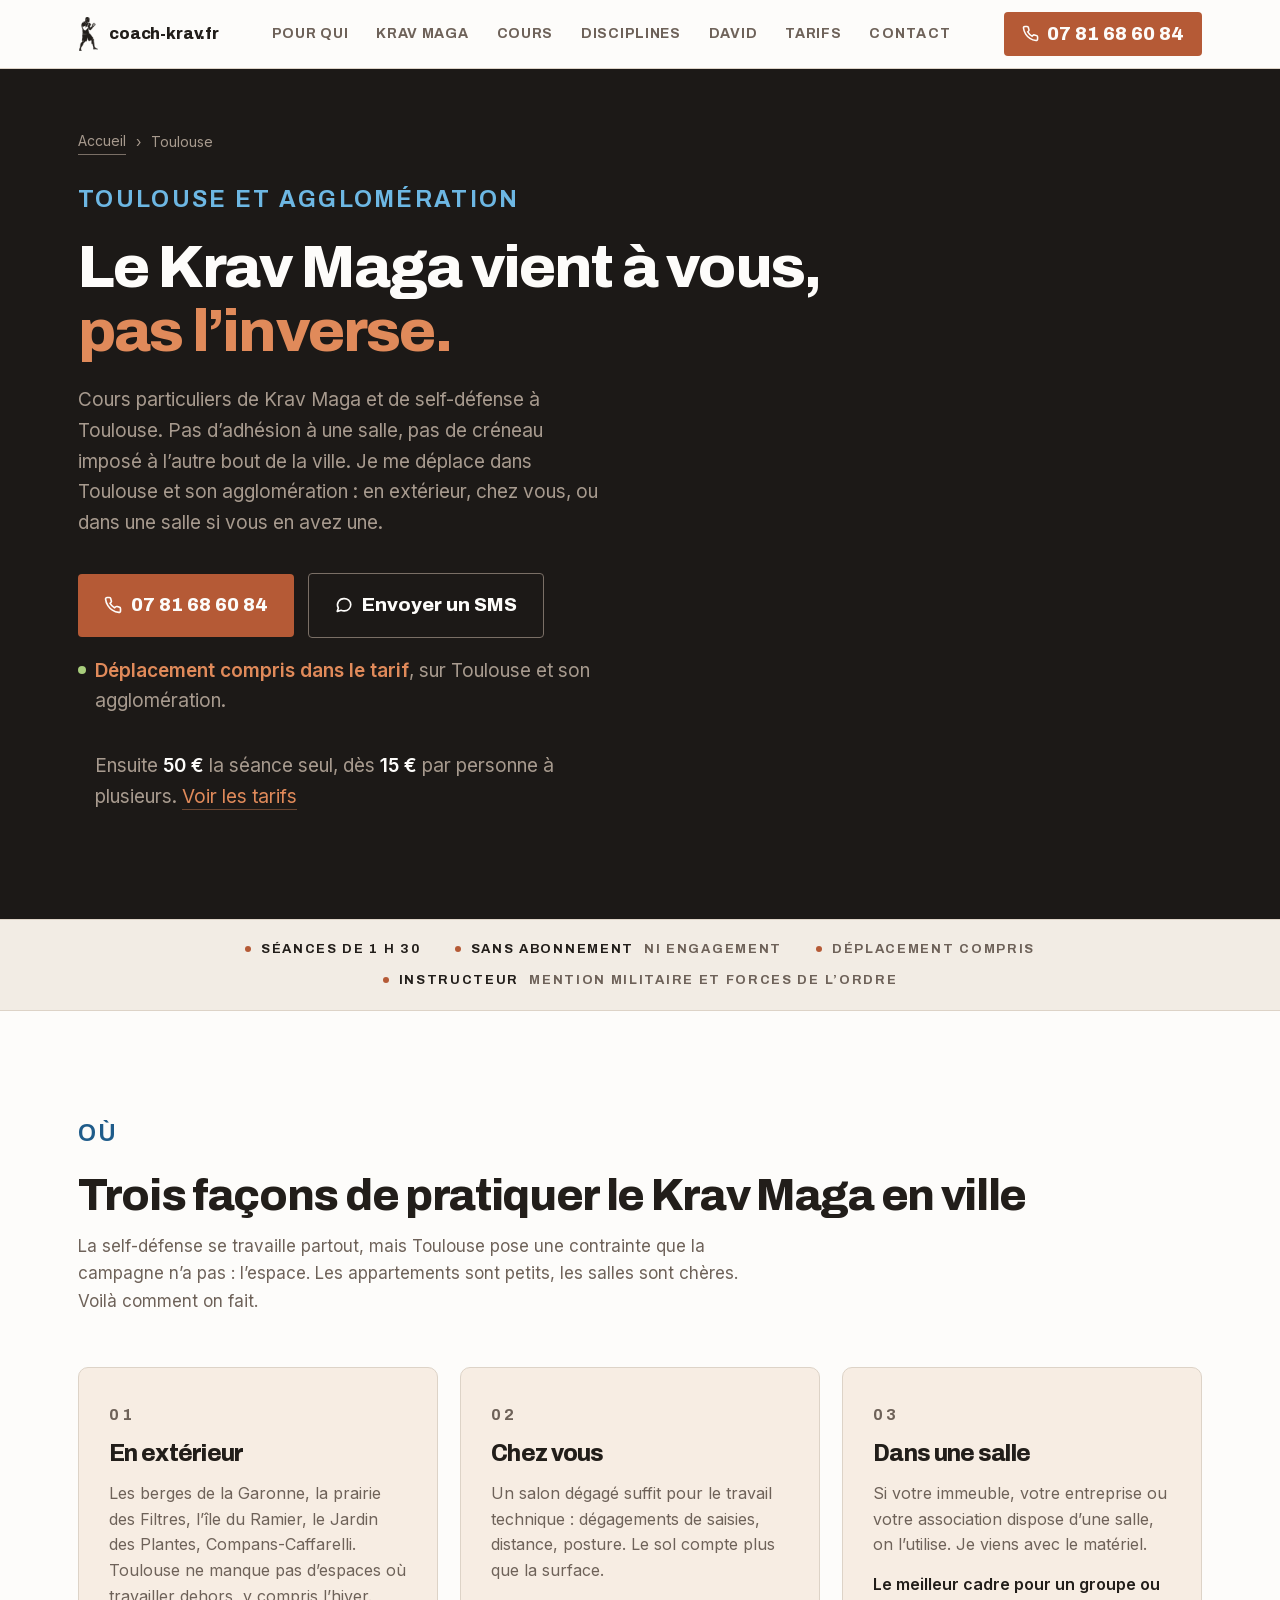
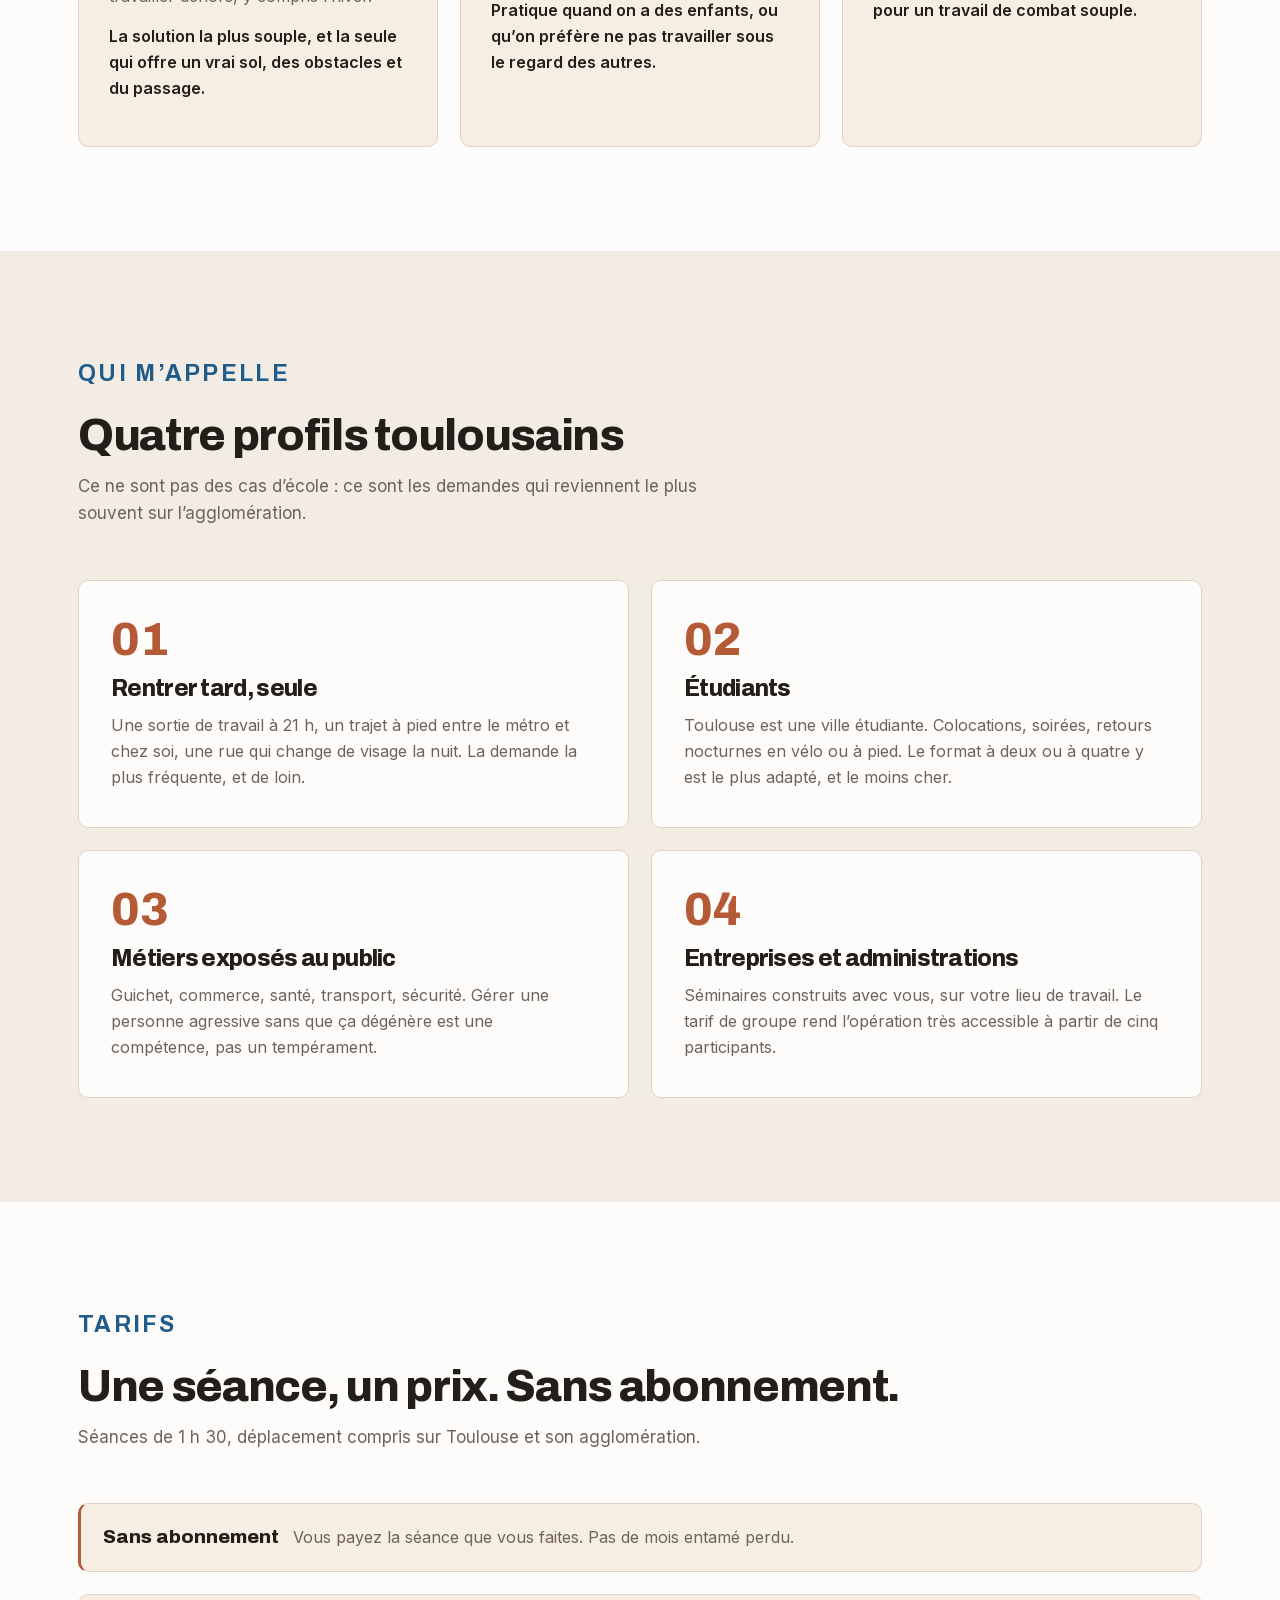
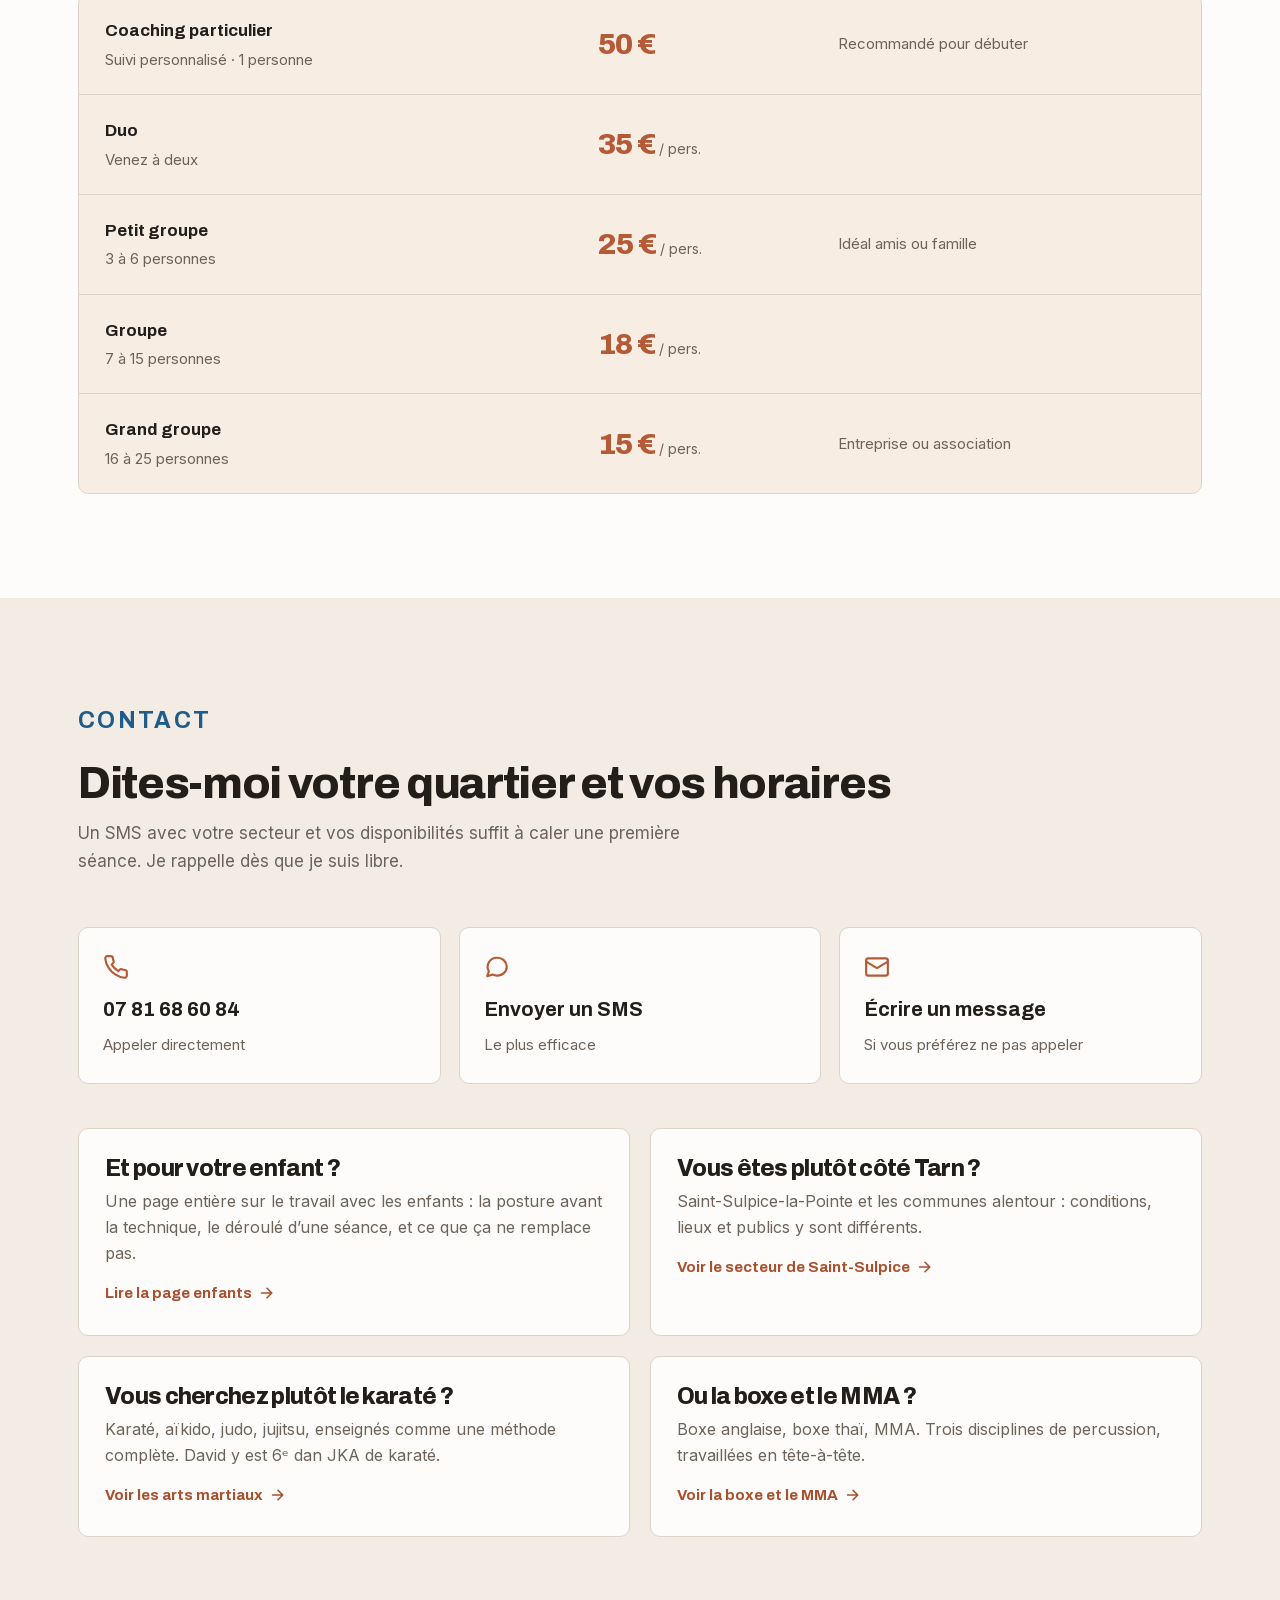
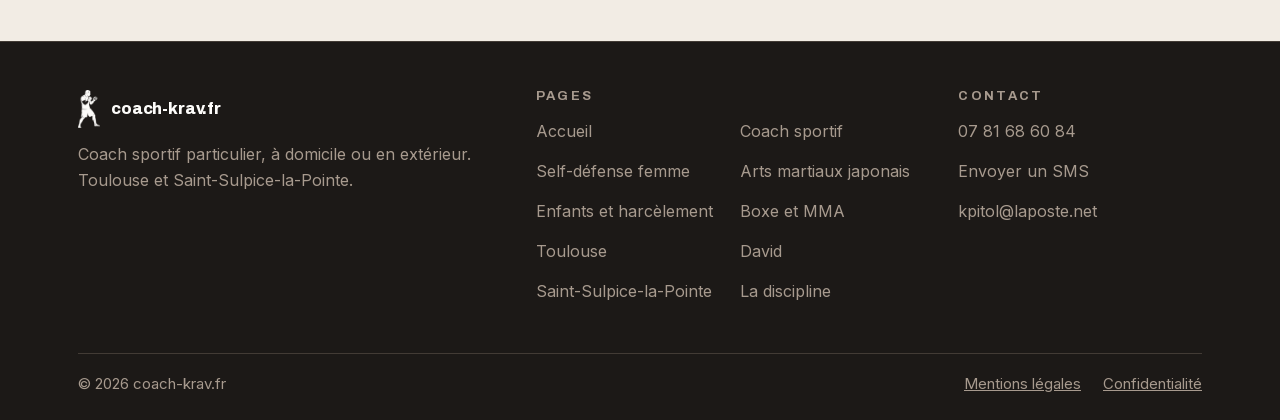
<file: toulouse/index.html>
<!DOCTYPE html>
<html lang="fr">
<head>
<meta charset="UTF-8">
<meta name="viewport" content="width=device-width, initial-scale=1">
<title>Cours de Krav Maga à Toulouse, coach particulier à domicile</title>
<meta name="description" content="Coach particulier de Krav Maga à Toulouse : en extérieur, chez vous ou en salle. Séances de 1 h 30, sans abonnement. Aussi karaté, boxe et MMA.">
<meta name="robots" content="index, follow">
<meta name="color-scheme" content="light">
<meta name="theme-color" content="#FDFCFA">
<link rel="canonical" href="https://coach-krav.fr/toulouse/">
<meta property="og:type" content="article">
<meta property="og:site_name" content="coach-krav.fr">
  <meta property="og:locale" content="fr_FR">
<meta property="og:title" content="Cours de Krav Maga à Toulouse, coach particulier à domicile">
<meta property="og:description" content="Self-défense en cours particulier à Toulouse : en extérieur, à domicile ou en salle. Sans abonnement.">
<meta property="og:url" content="https://coach-krav.fr/toulouse/">
<meta property="og:image" content="https://coach-krav.fr/assets/cours-groupe-1400.jpg">
<meta property="og:image:width" content="1400">
<meta property="og:image:height" content="1050">
<meta property="og:image:alt" content="Cours collectif de Krav Maga en extérieur, en fin de journée">
<meta name="twitter:card" content="summary_large_image">
<link rel="icon" type="image/png" sizes="32x32" href="/assets/favicon-32.png">
<link rel="icon" type="image/png" sizes="16x16" href="/assets/favicon-16.png">
<link rel="apple-touch-icon" href="/assets/apple-touch-icon.png">
<link rel="manifest" href="/site.webmanifest">
<link rel="preload" as="style" href="/assets/site.css">
<link rel="preload" as="font" type="font/woff2" href="/assets/fonts/archivo-var.woff2" crossorigin>
<link rel="preload" as="font" type="font/woff2" href="/assets/fonts/inter-var.woff2" crossorigin>
<style>@font-face{font-family:Archivo;src:url(/assets/fonts/archivo-var.woff2) format('woff2');font-weight:100 900;font-style:normal;font-display:swap}@font-face{font-family:InterVF;src:url(/assets/fonts/inter-var.woff2) format('woff2');font-weight:100 900;font-style:normal;font-display:swap}</style>
<link rel="stylesheet" href="/assets/site.css">
<script type="application/ld+json">
{"@context":"https://schema.org","@type":"BreadcrumbList","itemListElement":[
 {"@type":"ListItem","position":1,"name":"Accueil","item":"https://coach-krav.fr/"},
 {"@type":"ListItem","position":2,"name":"Toulouse","item":"https://coach-krav.fr/toulouse/"}]}
</script>

<script type="application/ld+json">
{
  "@context":"https://schema.org","@type":"Service",
  "name":"Cours particuliers de Krav Maga à Toulouse",
  "serviceType":"Cours de self-défense et de Krav Maga",
  "provider":{"@type":"SportsActivityLocation","name":"coach-krav.fr","telephone":"+33781686084","url":"https://coach-krav.fr/"},
  "areaServed":{"@type":"City","name":"Toulouse","address":{"@type":"PostalAddress","addressLocality":"Toulouse","addressRegion":"Occitanie","addressCountry":"FR"}},
  "offers":[{"@type":"Offer","price":"50","priceCurrency":"EUR","description":"Cours particulier de 1 h 30, déplacement compris"}]
}
</script>
</head>
<body>

<a class="skip" href="#contenu">Aller au contenu</a>

<header id="tete">
  <div class="wrap tete">
    <a class="marque" href="/" aria-label="coach-krav.fr, accueil">
      <span class="marque-glyphe" aria-hidden="true"></span>
      <span>coach-krav.fr</span>
    </a>
    <nav class="nav" id="menu" aria-label="Navigation principale">
      <a href="/#situations">Pour qui</a>
      <a href="/#krav-maga">Krav Maga</a>
      <a href="/#formules">Cours</a>
      <a href="/#disciplines">Disciplines</a>
      <a href="/le-coach/">David</a>
      <a href="#tarifs">Tarifs</a>
      <button type="button" class="nav-bouton" data-ouvre="ecrire" data-ou="Toulouse">Contact</button>
    </nav>
    <a class="tel-tete" href="tel:+33781686084">
      <svg viewBox="0 0 24 24" fill="none" stroke="currentColor" stroke-width="2.2" stroke-linecap="round" aria-hidden="true" style="width:17px;height:17px"><path d="M22 16.9v3a2 2 0 0 1-2.2 2 19.8 19.8 0 0 1-8.6-3.1 19.5 19.5 0 0 1-6-6A19.8 19.8 0 0 1 2.1 4.2 2 2 0 0 1 4.1 2h3a2 2 0 0 1 2 1.7c.1.9.3 1.8.7 2.7a2 2 0 0 1-.5 2.1L8.1 9.8a16 16 0 0 0 6 6l1.3-1.2a2 2 0 0 1 2.1-.5c.9.4 1.8.6 2.7.7a2 2 0 0 1 1.8 2.1z"/></svg>
      07 81 68 60 84
    </a>
    <button class="burger" id="burger" aria-label="Ouvrir le menu" aria-expanded="false" aria-controls="menu">
      <svg viewBox="0 0 24 24" fill="none" stroke="currentColor" stroke-width="2.2" stroke-linecap="round" aria-hidden="true"><path d="M3 6h18M3 12h18M3 18h18"/></svg>
    </button>
  </div>
</header>

<main id="contenu">

<section class="hero hero--court" id="haut">
  <div class="wrap">
    <nav class="fil" aria-label="Fil d’Ariane"><a href="/">Accueil</a><span aria-hidden="true">›</span><span>Toulouse</span></nav>
    <div class="hero-in">
      <p class="eyebrow">Toulouse et agglomération</p>
      <h1>Le Krav Maga vient à vous,<em>pas l’inverse.</em></h1>
      <p>Cours particuliers de Krav Maga et de self-défense à Toulouse. Pas d’adhésion à une salle, pas de créneau imposé à l’autre bout de la ville. Je me déplace dans Toulouse et son agglomération : en extérieur, chez vous, ou dans une salle si vous en avez une.</p>
      <div class="actes">
        <a class="btn btn-1" href="tel:+33781686084">
          <svg viewBox="0 0 24 24" fill="none" stroke="currentColor" stroke-width="2.2" stroke-linecap="round" aria-hidden="true"><path d="M22 16.9v3a2 2 0 0 1-2.2 2 19.8 19.8 0 0 1-8.6-3.1 19.5 19.5 0 0 1-6-6A19.8 19.8 0 0 1 2.1 4.2 2 2 0 0 1 4.1 2h3a2 2 0 0 1 2 1.7c.1.9.3 1.8.7 2.7a2 2 0 0 1-.5 2.1L8.1 9.8a16 16 0 0 0 6 6l1.3-1.2a2 2 0 0 1 2.1-.5c.9.4 1.8.6 2.7.7a2 2 0 0 1 1.8 2.1z"/></svg>
          07 81 68 60 84
        </a>
        <a class="btn btn-2" href="sms:+33781686084?&amp;body=Bonjour, je suis sur Toulouse et je souhaite des informations.">
          <svg viewBox="0 0 24 24" fill="none" stroke="currentColor" stroke-width="2.2" stroke-linecap="round" stroke-linejoin="round" aria-hidden="true"><path d="M21 11.5a8.4 8.4 0 0 1-9 8.4 8.9 8.9 0 0 1-3.9-.9L3 20.5l1.5-4.4A8.4 8.4 0 0 1 12 3.5a8.4 8.4 0 0 1 9 8z"/></svg>
          Envoyer un SMS
        </a>
      </div>
      <p class="note"><span><b>Déplacement compris dans le tarif</b>, sur Toulouse et son agglomération.</span></p>
      <p class="prix-hero">Ensuite <b>50 €</b> la séance seul, dès <b>15 €</b> par personne à plusieurs. <a href="#tarifs">Voir les tarifs</a></p>
    </div>
  </div>
</section>

<div class="preuve">
  <div class="wrap">
    <ul>
      <li><b>Séances de 1 h 30</b></li>
      <li><b>Sans abonnement</b> ni engagement</li>
      <li>Déplacement compris</li>
      <li><b>Instructeur</b> mention militaire et forces de l’ordre</li>
    </ul>
  </div>
</div>

<section class="sec" id="tarifs">
  <div class="wrap">
    <div class="head monte">
      <p class="eyebrow">Où</p>
      <h2>Trois façons de pratiquer le Krav Maga en ville</h2>
      <p class="lead">La self-défense se travaille partout, mais Toulouse pose une contrainte que la campagne n’a pas : l’espace. Les appartements sont petits, les salles sont chères. Voilà comment on fait.</p>
    </div>
    <div class="trio">
      <article class="sit monte">
        <p class="sit-n">01</p>
        <h3>En extérieur</h3>
        <p>Les berges de la Garonne, la prairie des Filtres, l’île du Ramier, le Jardin des Plantes, Compans-Caffarelli. Toulouse ne manque pas d’espaces où travailler dehors, y compris l’hiver.</p>
        <p class="rep">La solution la plus souple, et la seule qui offre un vrai sol, des obstacles et du passage.</p>
      </article>
      <article class="sit monte">
        <p class="sit-n">02</p>
        <h3>Chez vous</h3>
        <p>Un salon dégagé suffit pour le travail technique : dégagements de saisies, distance, posture. Le sol compte plus que la surface.</p>
        <p class="rep">Pratique quand on a des enfants, ou qu’on préfère ne pas travailler sous le regard des autres.</p>
      </article>
      <article class="sit monte">
        <p class="sit-n">03</p>
        <h3>Dans une salle</h3>
        <p>Si votre immeuble, votre entreprise ou votre association dispose d’une salle, on l’utilise. Je viens avec le matériel.</p>
        <p class="rep">Le meilleur cadre pour un groupe ou pour un travail de combat souple.</p>
      </article>
    </div>
  </div>
</section>

<section class="sec sec--pierre">
  <div class="wrap">
    <div class="head monte">
      <p class="eyebrow">Qui m’appelle</p>
      <h2>Quatre profils toulousains</h2>
      <p class="lead">Ce ne sont pas des cas d’école : ce sont les demandes qui reviennent le plus souvent sur l’agglomération.</p>
    </div>
    <div class="duo">
      <article class="form-c monte">
        <p class="n">01</p>
        <h3>Rentrer tard, seule</h3>
        <p>Une sortie de travail à 21 h, un trajet à pied entre le métro et chez soi, une rue qui change de visage la nuit. La demande la plus fréquente, et de loin.</p>
      </article>
      <article class="form-c monte">
        <p class="n">02</p>
        <h3>Étudiants</h3>
        <p>Toulouse est une ville étudiante. Colocations, soirées, retours nocturnes en vélo ou à pied. Le format à deux ou à quatre y est le plus adapté, et le moins cher.</p>
      </article>
      <article class="form-c monte">
        <p class="n">03</p>
        <h3>Métiers exposés au public</h3>
        <p>Guichet, commerce, santé, transport, sécurité. Gérer une personne agressive sans que ça dégénère est une compétence, pas un tempérament.</p>
      </article>
      <article class="form-c monte">
        <p class="n">04</p>
        <h3>Entreprises et administrations</h3>
        <p>Séminaires construits avec vous, sur votre lieu de travail. Le tarif de groupe rend l’opération très accessible à partir de cinq participants.</p>
      </article>
    </div>
  </div>
</section>

<section class="sec">
  <div class="wrap">
    <div class="head monte">
      <p class="eyebrow">Tarifs</p>
      <h2>Une séance, un prix. Sans abonnement.</h2>
      <p class="lead">Séances de 1 h 30, déplacement compris sur Toulouse et son agglomération.</p>
    </div>
    <div class="offre monte">
      <b>Sans abonnement</b>
      <span>Vous payez la séance que vous faites. Pas de mois entamé perdu.</span>
    </div>
    <div class="tarifs monte">
      <div class="l">
        <div><p class="t">Coaching particulier</p><p class="d">Suivi personnalisé · 1 personne</p></div>
        <p class="p">50 €</p>
        <p class="m">Recommandé pour débuter</p>
      </div>
      <div class="l">
        <div><p class="t">Duo</p><p class="d">Venez à deux</p></div>
        <p class="p">35 €<small> / pers.</small></p>
        <p class="m"></p>
      </div>
      <div class="l">
        <div><p class="t">Petit groupe</p><p class="d">3 à 6 personnes</p></div>
        <p class="p">25 €<small> / pers.</small></p>
        <p class="m">Idéal amis ou famille</p>
      </div>
      <div class="l">
        <div><p class="t">Groupe</p><p class="d">7 à 15 personnes</p></div>
        <p class="p">18 €<small> / pers.</small></p>
        <p class="m"></p>
      </div>
      <div class="l">
        <div><p class="t">Grand groupe</p><p class="d">16 à 25 personnes</p></div>
        <p class="p">15 €<small> / pers.</small></p>
        <p class="m">Entreprise ou association</p>
      </div>
    </div>
  </div>
</section>

<section class="sec sec--pierre" id="contact">
  <div class="wrap">
    <div class="head monte">
      <p class="eyebrow">Contact</p>
      <h2>Dites-moi votre quartier et vos horaires</h2>
      <p class="lead">Un SMS avec votre secteur et vos disponibilités suffit à caler une première séance. Je rappelle dès que je suis libre.</p>
    </div>
    <div class="canaux monte">
      <a class="canal" href="tel:+33781686084">
        <svg viewBox="0 0 24 24" fill="none" stroke="currentColor" stroke-width="2" stroke-linecap="round" aria-hidden="true"><path d="M22 16.9v3a2 2 0 0 1-2.2 2 19.8 19.8 0 0 1-8.6-3.1 19.5 19.5 0 0 1-6-6A19.8 19.8 0 0 1 2.1 4.2 2 2 0 0 1 4.1 2h3a2 2 0 0 1 2 1.7c.1.9.3 1.8.7 2.7a2 2 0 0 1-.5 2.1L8.1 9.8a16 16 0 0 0 6 6l1.3-1.2a2 2 0 0 1 2.1-.5c.9.4 1.8.6 2.7.7a2 2 0 0 1 1.8 2.1z"/></svg>
        <b>07 81 68 60 84</b><span>Appeler directement</span>
      </a>
      <a class="canal" href="sms:+33781686084?&amp;body=Bonjour, je suis sur Toulouse et je souhaite des informations.">
        <svg viewBox="0 0 24 24" fill="none" stroke="currentColor" stroke-width="2" stroke-linecap="round" stroke-linejoin="round" aria-hidden="true"><path d="M21 11.5a8.4 8.4 0 0 1-9 8.4 8.9 8.9 0 0 1-3.9-.9L3 20.5l1.5-4.4A8.4 8.4 0 0 1 12 3.5a8.4 8.4 0 0 1 9 8z"/></svg>
        <b>Envoyer un SMS</b><span>Le plus efficace</span>
      </a>
      <button class="canal" type="button" data-ouvre="ecrire" data-ou="Toulouse">
        <svg viewBox="0 0 24 24" fill="none" stroke="currentColor" stroke-width="2" stroke-linecap="round" stroke-linejoin="round" aria-hidden="true"><rect x="2" y="4" width="20" height="16" rx="2"/><path d="m2 7 10 6 10-6"/></svg>
        <b>Écrire un message</b><span>Si vous préférez ne pas appeler</span>
      </button>
    </div>
    <div class="renvois monte">
      <a class="renvoi" href="/enfants/">
        <h3>Et pour votre enfant ?</h3>
        <p>Une page entière sur le travail avec les enfants : la posture avant la technique, le déroulé d’une séance, et ce que ça ne remplace pas.</p>
        <span>Lire la page enfants</span>
      </a>
      <a class="renvoi" href="/saint-sulpice/">
        <h3>Vous êtes plutôt côté Tarn ?</h3>
        <p>Saint-Sulpice-la-Pointe et les communes alentour : conditions, lieux et publics y sont différents.</p>
        <span>Voir le secteur de Saint-Sulpice</span>
      </a>
      <a class="renvoi" href="/arts-martiaux/">
        <h3>Vous cherchez plutôt le karaté&nbsp;?</h3>
        <p>Karaté, aïkido, judo, jujitsu, enseignés comme une méthode complète. David y est 6ᵉ dan JKA de karaté.</p>
        <span>Voir les arts martiaux</span>
      </a>
      <a class="renvoi" href="/boxe-et-mma/">
        <h3>Ou la boxe et le MMA&nbsp;?</h3>
        <p>Boxe anglaise, boxe thaï, MMA. Trois disciplines de percussion, travaillées en tête-à-tête.</p>
        <span>Voir la boxe et le MMA</span>
      </a>
    </div>
  </div>
</section>

</main>

<footer>
  <div class="wrap">
    <div class="pied">
      <div>
        <a class="marque" href="/" aria-label="coach-krav.fr, accueil">
          <span class="marque-glyphe marque-glyphe--pied" aria-hidden="true"></span>
          <span>coach-krav.fr</span>
        </a>
        <p class="desc">Coach sportif particulier, à domicile ou en extérieur. Toulouse et Saint-Sulpice-la-Pointe.</p>
      </div>
      <div>
        <h2>Pages</h2>
        <ul class="deux">
          <li><a href="/">Accueil</a></li>
          <li><a href="/femmes/">Self-défense femme</a></li>
          <li><a href="/enfants/">Enfants et harcèlement</a></li>
          <li><a href="/toulouse/">Toulouse</a></li>
          <li><a href="/saint-sulpice/">Saint-Sulpice-la-Pointe</a></li>
          <li><a href="/coach-sportif/">Coach sportif</a></li>
          <li><a href="/arts-martiaux/">Arts martiaux japonais</a></li>
          <li><a href="/boxe-et-mma/">Boxe et MMA</a></li>
          <li><a href="/le-coach/">David</a></li>
          <li><a href="/la-discipline/">La discipline</a></li>
        </ul>
      </div>
      <div>
        <h2>Contact</h2>
        <ul>
          <li><a href="tel:+33781686084">07 81 68 60 84</a></li>
          <li><a href="sms:+33781686084">Envoyer un SMS</a></li>
          <li><a href="mailto:kpitol@laposte.net">kpitol@laposte.net</a></li>
        </ul>
      </div>
    </div>
    <div class="bas">
      <span>© 2026 coach-krav.fr</span>
      <nav aria-label="Informations légales">
        <a href="/mentions/#mentions">Mentions légales</a>
        <a href="/mentions/#confidentialite">Confidentialité</a>
      </nav>
    </div>
  </div>
</footer>

<div class="pouce">
  <a class="btn btn-1" href="tel:+33781686084" aria-label="Appeler le 07 81 68 60 84">Appeler</a>
  <a class="btn btn-2" href="sms:+33781686084?&amp;body=Bonjour, je suis sur Toulouse et je souhaite des informations.">SMS</a>
</div>

<script src="/assets/site.js" defer></script>

<dialog id="ecrire" aria-labelledby="ecrire-titre">
  <div class="vol">
    <button type="button" class="clore" data-ferme aria-label="Fermer">
      <svg viewBox="0 0 24 24" fill="none" stroke="currentColor" stroke-width="2.2" stroke-linecap="round" aria-hidden="true" style="width:18px;height:18px"><path d="M18 6 6 18M6 6l12 12"/></svg>
    </button>
    <h2 id="ecrire-titre">Votre message</h2>
    <p class="vol-intro">Le plus rapide reste <a href="tel:+33781686084">un appel</a> ou <a href="sms:+33781686084?&amp;body=Bonjour, je souhaite des informations sur les cours.">un SMS</a>. Mais si vous préférez écrire, c’est ici.</p>
    <form class="formulaire" id="msg" action="https://formspree.io/f/xaqlaapn" method="POST">
      <input type="hidden" name="_next" value="https://coach-krav.fr/merci/">
      <input type="hidden" name="_subject" value="Nouvelle demande depuis coach-krav.fr">
      <input type="text" name="_gotcha" tabindex="-1" autocomplete="off" style="position:absolute;left:-9999px" aria-hidden="true">
      <div class="rang">
        <div class="champ">
          <label for="c-nom">Nom</label>
          <input id="c-nom" name="nom" type="text" autocomplete="name" placeholder="Votre nom" required>
        </div>
        <div class="champ">
          <label for="c-tel">Téléphone</label>
          <input id="c-tel" name="telephone" type="tel" autocomplete="tel" inputmode="tel" placeholder="Pour vous rappeler" aria-describedby="c-joindre">
        </div>
      </div>
      <div class="rang">
        <div class="champ">
          <label for="c-mail">E-mail</label>
          <input id="c-mail" name="email" type="email" autocomplete="email" placeholder="Si vous préférez une réponse écrite" aria-describedby="c-joindre">
        </div>
      </div>
      <p class="joindre" id="c-joindre">Un numéro <b>ou</b> une adresse suffit : c’est vous qui choisissez comment on vous répond.</p>
      <div class="rang">
        <div class="champ">
          <label for="c-qui">Pour qui&nbsp;?</label>
          <select id="c-qui" name="pour_qui">
            <option value="Moi">Moi</option>
            <option value="Mon enfant">Mon enfant</option>
            <option value="Nous deux">Nous deux</option>
            <option value="Un groupe">Un groupe d’amis ou de famille</option>
            <option value="Mon equipe">Mon équipe, mon entreprise</option>
          </select>
        </div>
        <div class="champ">
          <label for="c-ou">Où&nbsp;?</label>
          <select id="c-ou" name="lieu">
            <option value="Toulouse">Toulouse ou agglomération</option>
            <option value="Saint-Sulpice">Saint-Sulpice-la-Pointe et alentours</option>
            <option value="Autre">Ailleurs, à voir ensemble</option>
          </select>
        </div>
      </div>
      <div class="champ">
        <label for="c-msg">Votre situation</label>
        <textarea id="c-msg" name="message" placeholder="Ce qui vous amène, votre niveau, vos disponibilités. Quelques mots suffisent." required></textarea>
      </div>
      <label class="coche" for="c-rgpd">
        <input id="c-rgpd" type="checkbox" name="consentement" value="oui" required>
        <span>J’accepte que ces informations servent uniquement à me répondre.</span>
      </label>
      <p class="hors-ue">Ce formulaire passe par un prestataire américain, vos données quittent donc l’Union européenne. <a href="/mentions/#confidentialite">Le détail est ici</a>. Un <a href="sms:+33781686084">SMS</a> arrive directement sur le téléphone de David, sans intermédiaire.</p>
      <button class="envoi" type="submit" id="c-envoi">Envoyer le message</button>
      <p class="retour" id="c-ok" role="status">Message envoyé. Je vous réponds dès que possible. <b>Sans nouvelle sous 48 h</b>, <a href="sms:+33781686084?&amp;body=Bonjour, je souhaite des informations sur les cours.">envoyez un SMS au 07 81 68 60 84</a> : il arrive directement sur le téléphone de David, sans intermédiaire.</p>
      <p class="retour" id="c-ko" role="alert">L’envoi n’a pas abouti. Votre message est toujours là : réessayez, <a href="sms:+33781686084?&amp;body=Bonjour, je souhaite des informations sur les cours.">envoyez un SMS</a>, ou écrivez à <a href="mailto:kpitol@laposte.net">kpitol@laposte.net</a>.</p>
    </form>
  </div>
</dialog>

<noscript><style>
  /* Sans script, une modale ne s'ouvre pas. On la rend alors au fil de la page,
     a sa place naturelle : mieux vaut un formulaire visible qu'un bouton mort. */
  dialog#ecrire{display:block;position:static;width:auto;max-width:820px;margin:0 auto 70px;background:var(--fond-carte)}
  dialog#ecrire .clore{display:none}
  [data-ouvre]{display:none!important}
</style></noscript>

</body>
</html>
</file>
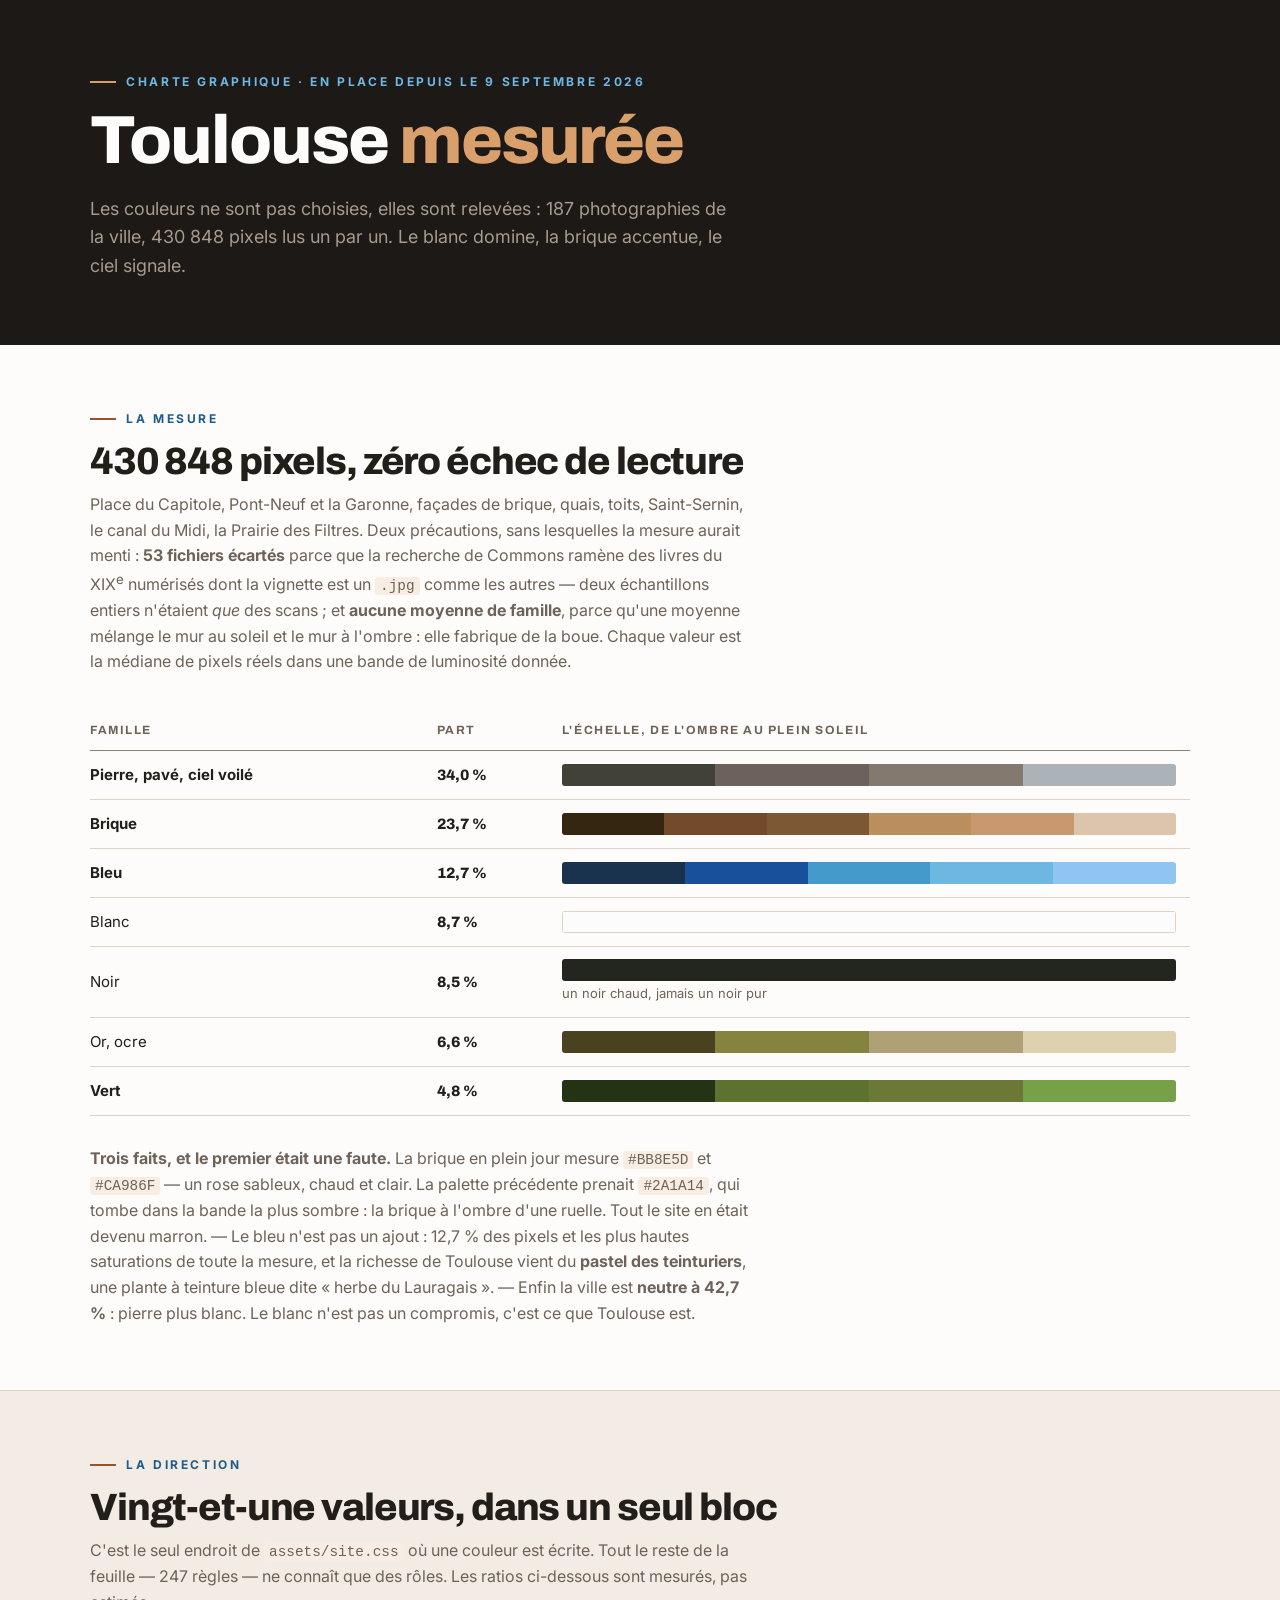
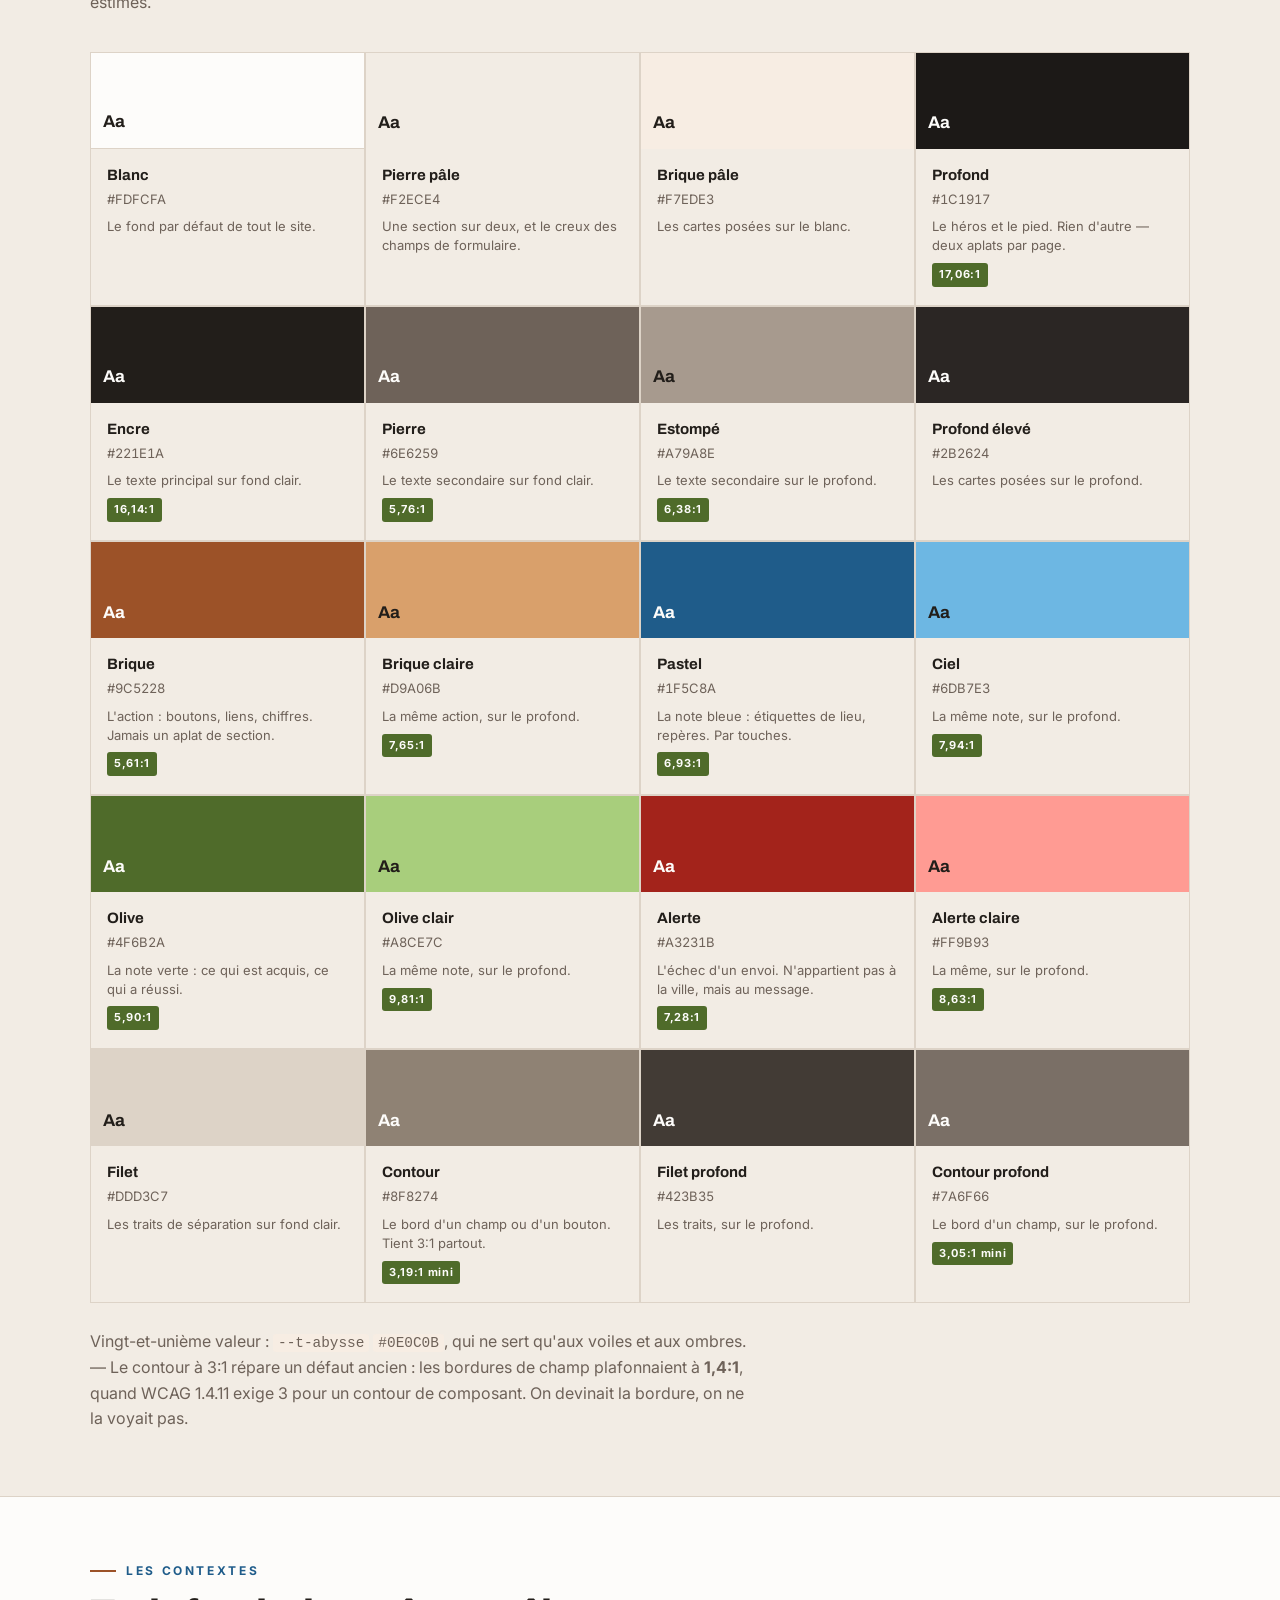
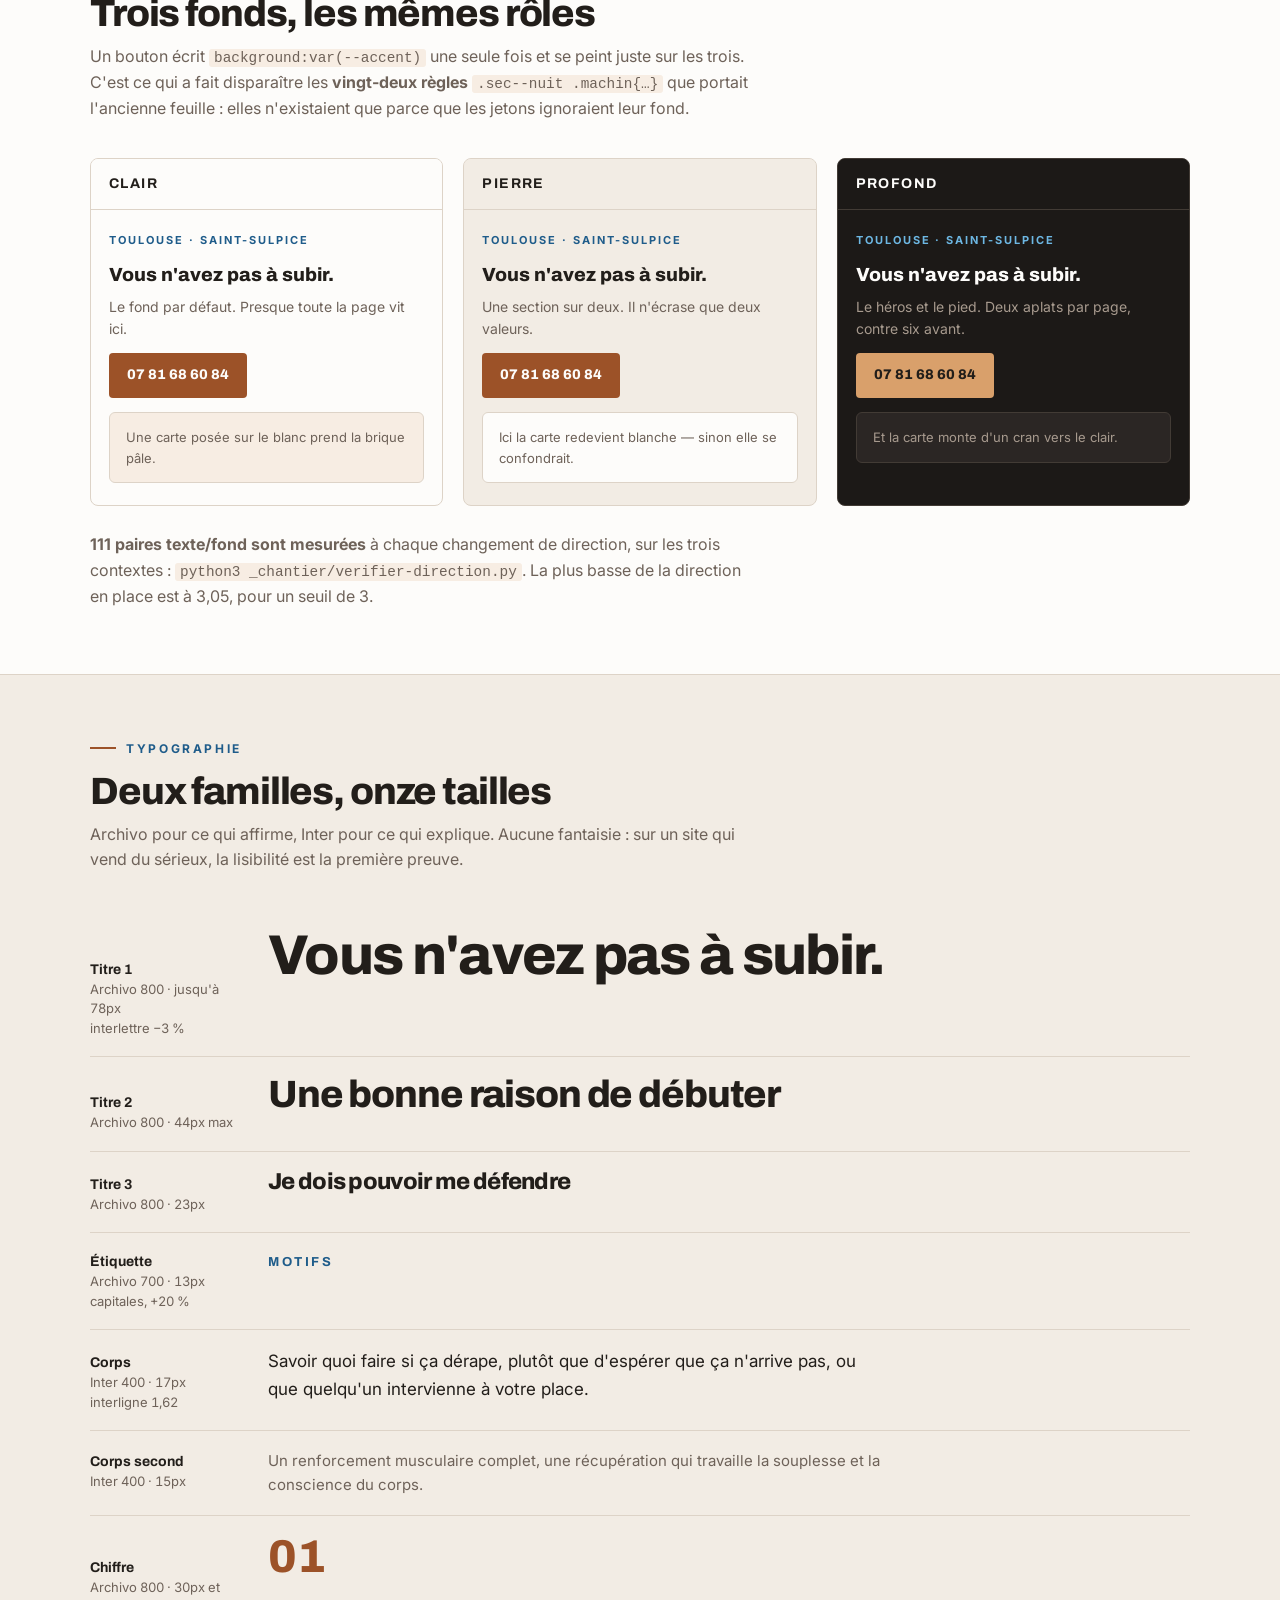
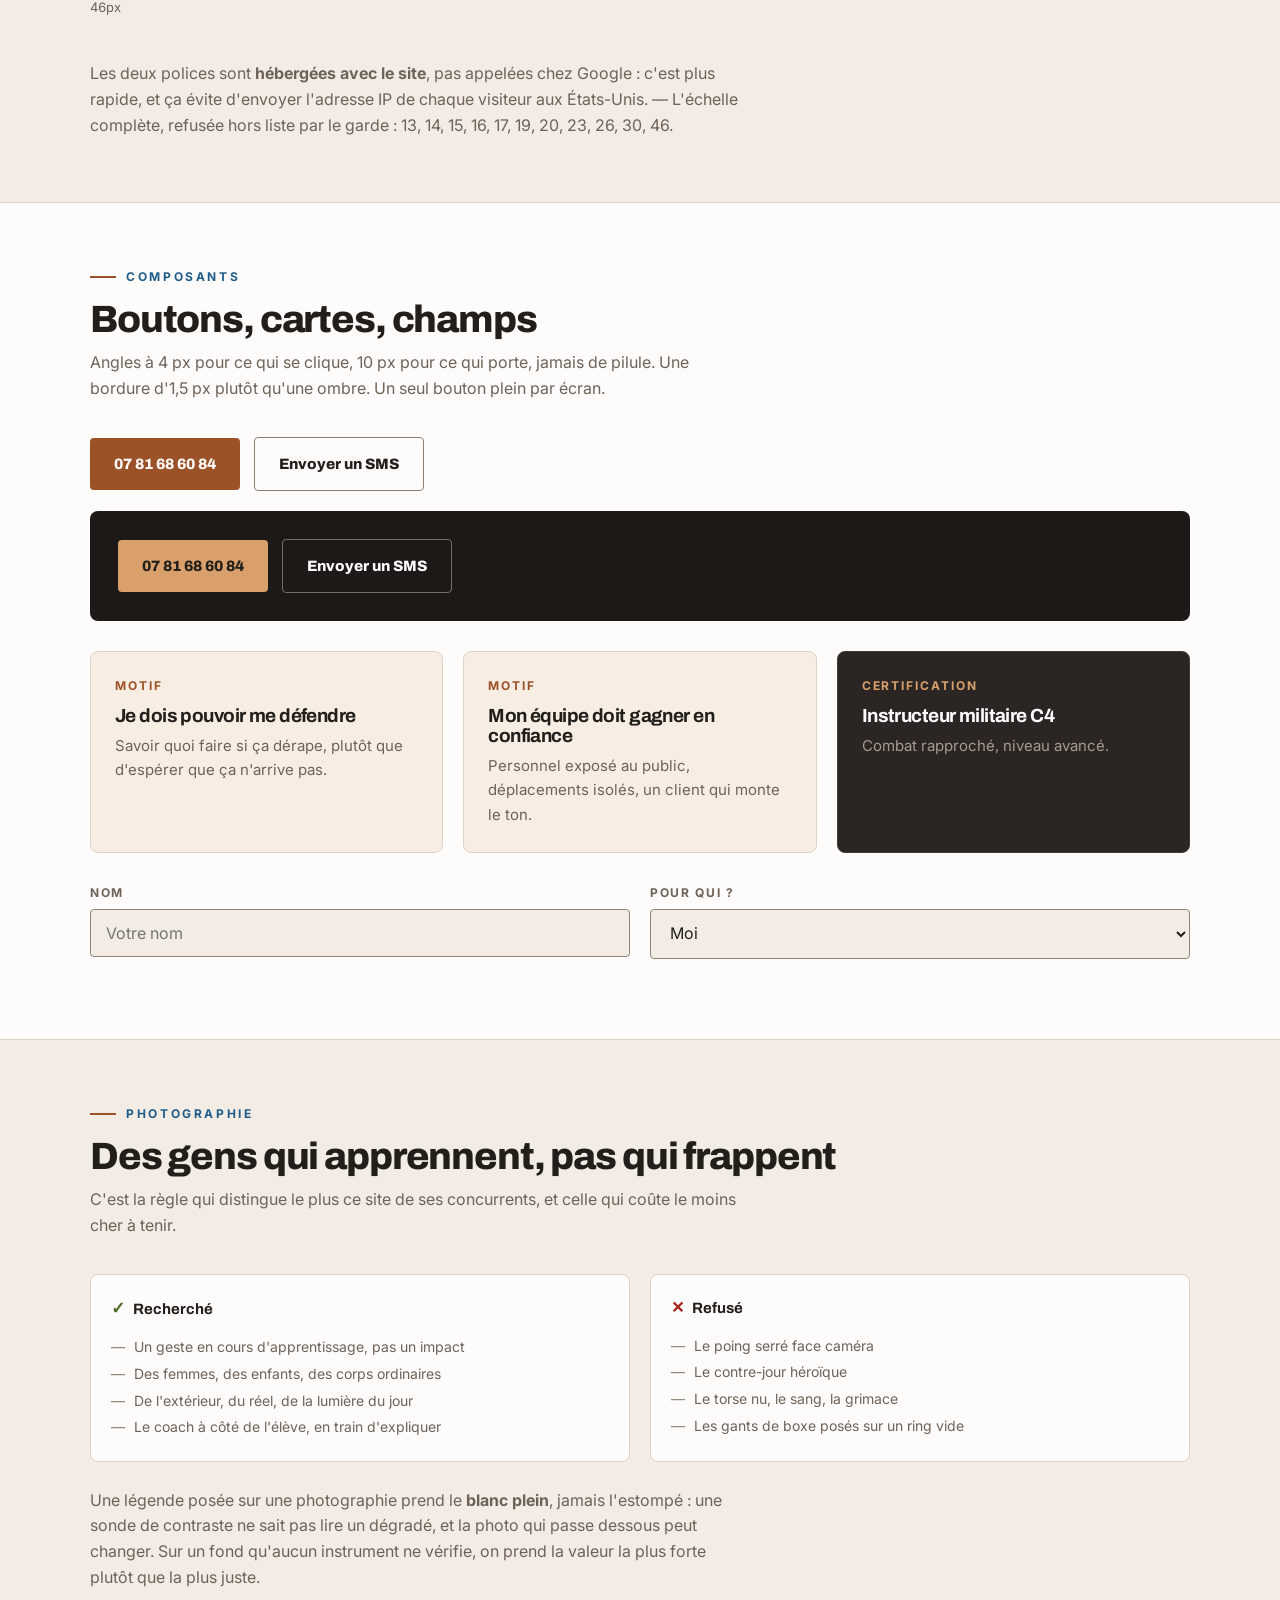
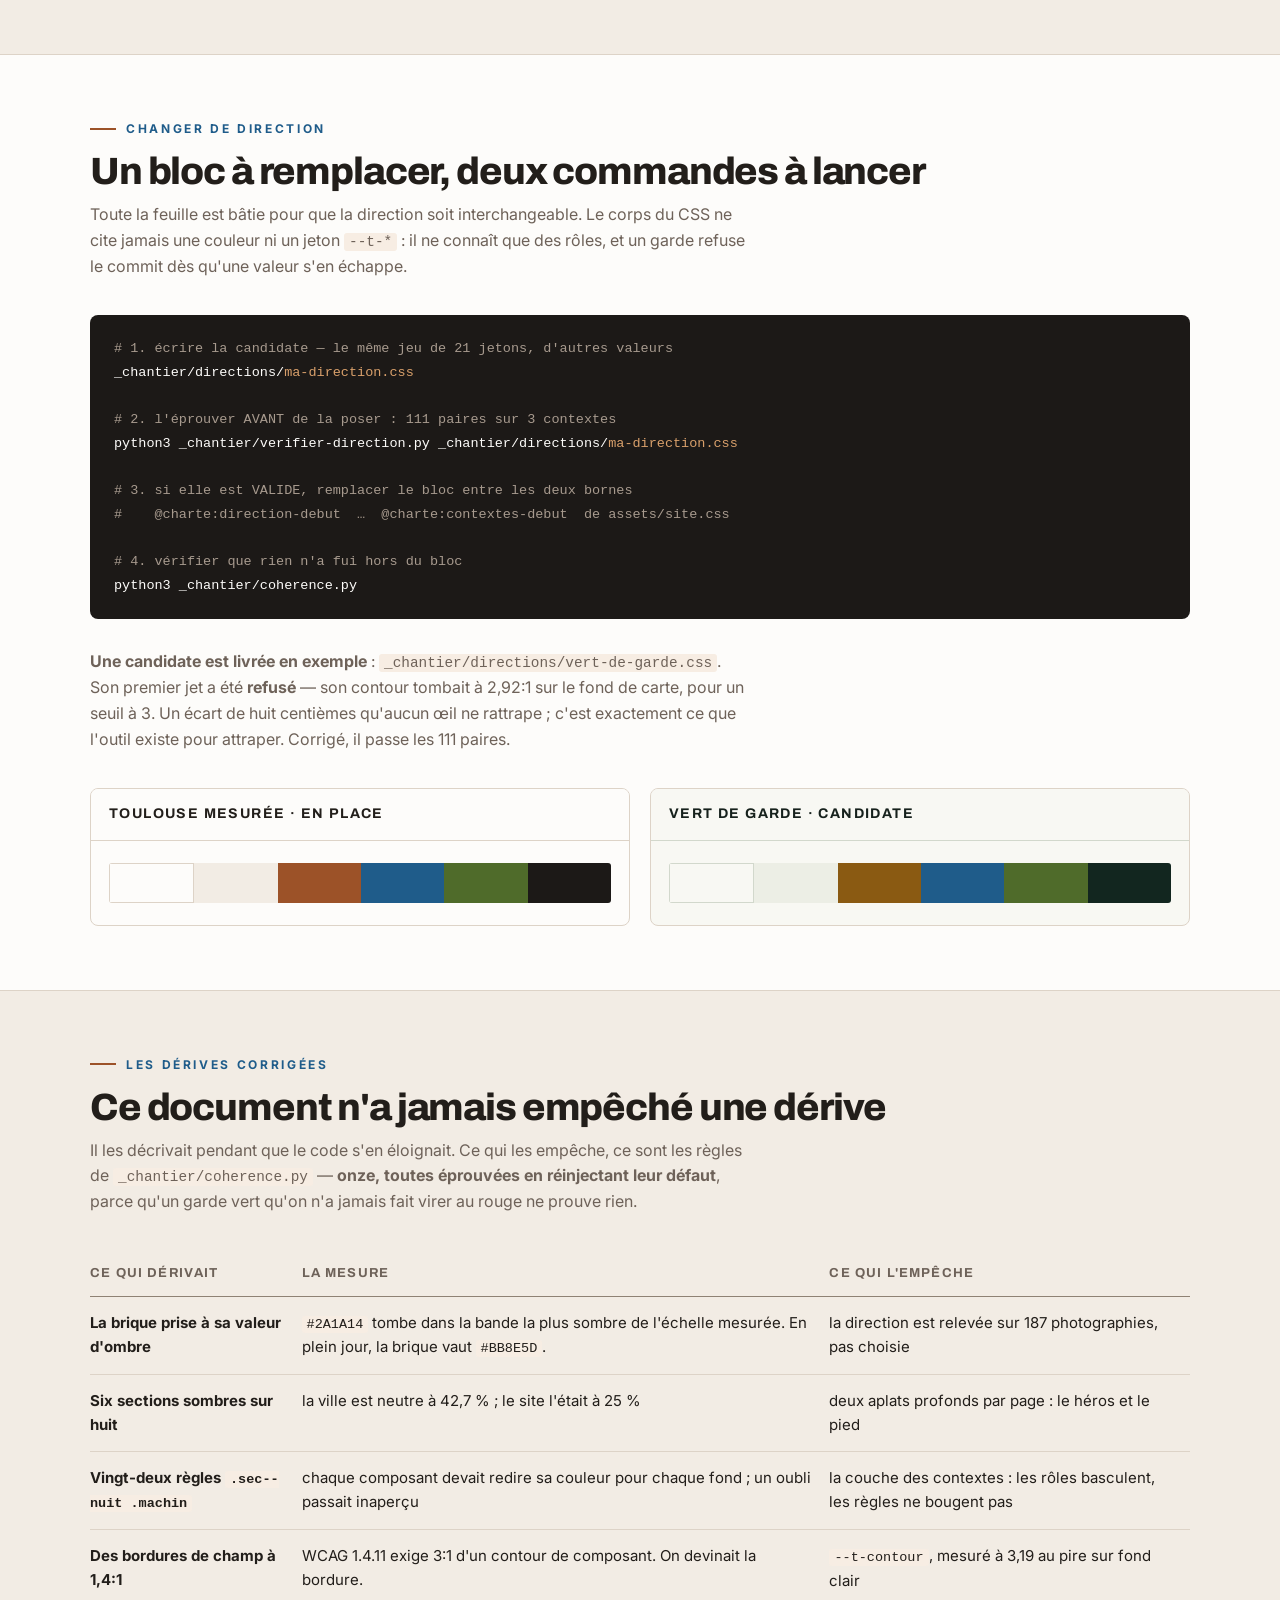
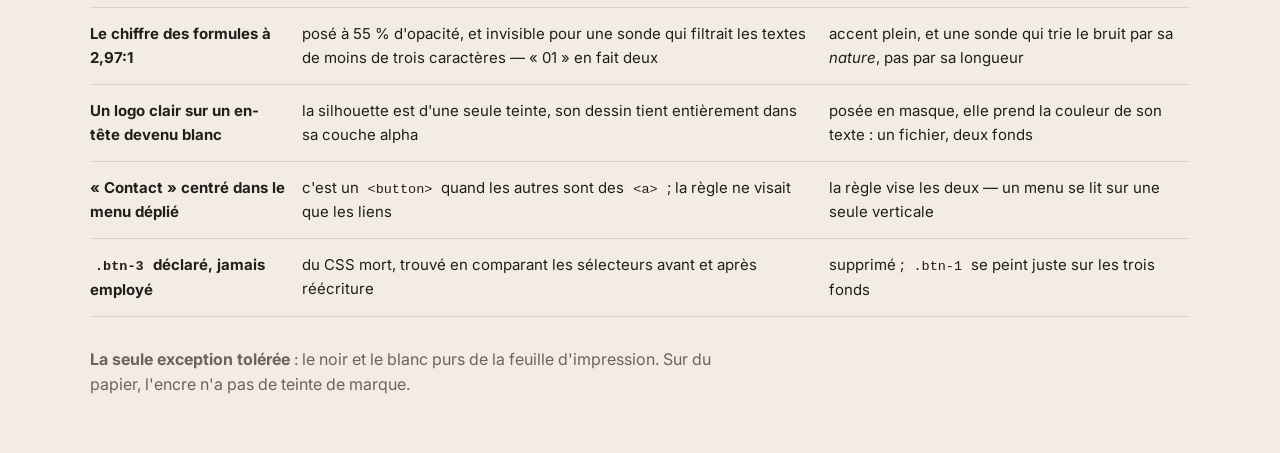
<file: _chantier/charte.html>
<!DOCTYPE html>
<html lang="fr">
<head>
<meta charset="UTF-8">
<meta name="viewport" content="width=device-width, initial-scale=1">
<title>Charte — Toulouse mesurée</title>
<link rel="preconnect" href="https://fonts.googleapis.com">
<link rel="preconnect" href="https://fonts.gstatic.com" crossorigin>
<link href="https://fonts.googleapis.com/css2?family=Archivo:wght@500;600;700;800&family=Inter:wght@400;500;600;700&display=swap" rel="stylesheet">
<style>
/* La planche se peint avec la direction qu'elle décrit : si une valeur
   ment, elle ment ici aussi. */
:root{
  --blanc:#FDFCFA; --pierre-pale:#F2ECE4; --brique-pale:#F7EDE3;
  --profond:#1C1917; --profond-2:#2B2624;
  --encre:#221E1A; --pierre:#6E6259; --estompe:#A79A8E;
  --filet:#DDD3C7; --contour:#8F8274;
  --filet-profond:#423B35; --contour-profond:#7A6F66;
  --brique:#9C5228; --brique-claire:#D9A06B;
  --pastel:#1F5C8A; --ciel:#6DB7E3;
  --olive:#4F6B2A; --olive-clair:#A8CE7C;
  --alerte:#A3231B;
}
*{margin:0;padding:0;box-sizing:border-box}
body{background:var(--blanc);color:var(--encre);font-family:Inter,system-ui,sans-serif;font-size:17px;line-height:1.6}
h1,h2,h3,.t{font-family:Archivo,Inter,sans-serif;letter-spacing:-.03em;line-height:1.05}
.wrap{max-width:1180px;margin:0 auto;padding:0 40px}
section{padding:64px 0;border-bottom:1px solid var(--filet)}
section.pierre{background:var(--pierre-pale)}
.lab{font-size:12px;font-weight:700;letter-spacing:.22em;text-transform:uppercase;color:var(--pastel);display:flex;align-items:center;gap:10px;margin-bottom:14px}
.lab::before{content:'';width:26px;height:2px;background:var(--brique)}
h2{font-size:38px;font-weight:800;margin-bottom:10px}
.sub{color:var(--pierre);max-width:660px;margin-bottom:36px;font-size:16px}
code{font-family:ui-monospace,SFMono-Regular,Menlo,monospace;font-size:.9em;background:var(--brique-pale);padding:1px 5px;border-radius:3px}

/* BANDEAU */
.hero{background:var(--profond);color:var(--blanc);padding:72px 0 64px;border:none}
.hero h1{font-size:68px;font-weight:800;margin-bottom:18px}
.hero h1 .k{color:var(--brique-claire)}
.hero p{color:var(--estompe);max-width:640px;font-size:18px}
.hero .lab{color:var(--ciel)}
.hero .lab::before{background:var(--brique-claire)}

/* MESURE */
.mes{width:100%;border-collapse:collapse;font-size:15px;margin-top:8px}
.mes th{text-align:left;font-family:Archivo;font-size:12px;letter-spacing:.13em;text-transform:uppercase;color:var(--pierre);padding:10px 14px 10px 0;border-bottom:1px solid var(--contour)}
.mes td{padding:12px 14px 12px 0;border-bottom:1px solid var(--filet);vertical-align:middle}
.mes .part{font-family:Archivo;font-weight:800;font-variant-numeric:tabular-nums}
.bande{display:flex;height:22px;border-radius:3px;overflow:hidden;min-width:210px}
.bande i{display:block;height:100%}

/* COULEURS */
.swatches{display:grid;grid-template-columns:repeat(4,1fr);gap:2px;background:var(--filet);border:1px solid var(--filet)}
.sw{background:var(--blanc)}
section.pierre .sw{background:var(--pierre-pale)}
.sw .chip{height:96px;display:flex;align-items:flex-end;padding:12px;font-family:Archivo;font-weight:700}
.sw .meta{padding:14px 16px 18px}
.sw .nom{font-weight:700;font-size:15px;font-family:Archivo}
.sw .hex{font-size:13px;color:var(--pierre);font-variant-numeric:tabular-nums;margin-top:2px}
.sw .use{font-size:13px;color:var(--pierre);margin-top:8px;line-height:1.45}
.ratio{display:inline-block;font-size:11px;font-weight:700;letter-spacing:.06em;padding:3px 7px;border-radius:3px;background:var(--olive);color:var(--blanc);margin-top:8px}

/* CONTEXTES */
.ctx{display:grid;grid-template-columns:repeat(3,1fr);gap:20px;margin-top:8px}
.ctx > div{border:1px solid var(--filet);border-radius:8px;overflow:hidden}
.ctx .tete{padding:14px 18px;font-family:Archivo;font-weight:700;font-size:14px;letter-spacing:.1em;text-transform:uppercase;border-bottom:1px solid var(--filet)}
.ctx .corps{padding:22px 18px}
.ctx .corps h4{font-family:Archivo;font-size:19px;font-weight:800;margin-bottom:6px}
.ctx .corps p{font-size:14px;line-height:1.55;margin-bottom:14px}
.ctx .corps .et{font-size:11px;font-weight:700;letter-spacing:.18em;text-transform:uppercase;margin-bottom:10px}
.ctx .b{display:inline-block;font-family:Archivo;font-weight:800;font-size:14px;padding:11px 18px;border-radius:4px;text-decoration:none}
.ctx .carte{border-radius:6px;padding:14px 16px;margin-top:14px;font-size:13px}

/* TYPO */
.typo-row{display:grid;grid-template-columns:150px 1fr;gap:28px;padding:18px 0;border-bottom:1px solid var(--filet);align-items:baseline}
.typo-row:last-of-type{border:none}
.typo-meta{font-size:13px;color:var(--pierre);font-variant-numeric:tabular-nums;line-height:1.5}
.typo-meta b{display:block;color:var(--encre);font-size:14px;font-family:Archivo;letter-spacing:0}

/* COMPOSANTS */
.grid3{display:grid;grid-template-columns:repeat(3,1fr);gap:20px}
.grid2{display:grid;grid-template-columns:1fr 1fr;gap:20px}
.card{background:var(--brique-pale);border:1px solid var(--filet);border-radius:8px;padding:24px}
.card.sombre{background:var(--profond-2);border-color:var(--filet-profond);color:var(--blanc)}
.card h3{font-size:19px;font-weight:700;margin-bottom:8px}
.card p{font-size:15px;color:var(--pierre);line-height:1.65}
.card.sombre p{color:var(--estompe)}
.card .fl{font-size:12px;font-weight:700;letter-spacing:.16em;text-transform:uppercase;color:var(--brique);margin-bottom:10px}
.card.sombre .fl{color:var(--brique-claire)}
.btn{display:inline-flex;align-items:center;gap:9px;font-family:Archivo;font-weight:800;font-size:15px;padding:14px 24px;border-radius:4px;border:none;cursor:pointer;text-decoration:none;transition:transform .15s}
.btn-1{background:var(--brique);color:var(--blanc)}
.btn-2{background:transparent;color:var(--encre);border:1.5px solid var(--contour)}
.btn-3{background:var(--brique-claire);color:var(--encre)}
.btn-4{background:transparent;color:var(--blanc);border:1.5px solid var(--contour-profond)}
.btn:hover{transform:translateY(-2px)}
.btns{display:flex;gap:14px;flex-wrap:wrap;align-items:center}
.surProfond{background:var(--profond);padding:28px;border-radius:8px;margin-top:20px}
.field{margin-bottom:16px}
.field label{display:block;font-size:12px;font-weight:700;letter-spacing:.14em;text-transform:uppercase;color:var(--pierre);margin-bottom:7px}
.field input,.field select{width:100%;font-family:inherit;font-size:16px;padding:13px 15px;border:1.5px solid var(--contour);border-radius:4px;background:var(--pierre-pale);color:var(--encre)}
.field input:focus{outline:none;border-color:var(--brique);box-shadow:0 0 0 3px rgba(156,82,40,.28)}

.don{display:grid;grid-template-columns:1fr 1fr;gap:20px;margin-top:8px}
.don .box{border:1px solid var(--filet);border-radius:8px;padding:20px;background:var(--blanc)}
.don .box h4{font-family:Archivo;font-size:15px;font-weight:700;margin-bottom:12px;display:flex;align-items:center;gap:8px}
.don .ok h4::before{content:'✓';color:var(--olive);font-size:17px}
.don .ko h4::before{content:'✕';color:var(--alerte);font-size:16px}
.don ul{list-style:none;font-size:14px;color:var(--pierre);line-height:1.9}
.don li::before{content:'—';color:var(--contour);margin-right:9px}

pre{background:var(--profond);color:var(--blanc);border-radius:8px;padding:22px 24px;overflow-x:auto;font-family:ui-monospace,SFMono-Regular,Menlo,monospace;font-size:13.5px;line-height:1.75;margin-top:8px}
pre .c{color:var(--estompe)}
pre .v{color:var(--brique-claire)}
pre code{background:none;padding:0}
.aud{width:100%;border-collapse:collapse;font-size:15px;margin-top:26px}
.aud th{text-align:left;padding:12px 14px 12px 0;font-family:Archivo;font-size:13px;letter-spacing:.09em;text-transform:uppercase;color:var(--pierre);border-bottom:1px solid var(--contour)}
.aud td{padding:14px 14px 14px 0;border-bottom:1px solid var(--filet);vertical-align:top}
</style>
</head>
<body>

<div class="hero">
  <div class="wrap">
    <div class="lab">Charte graphique · en place depuis le 9 septembre 2026</div>
    <h1>Toulouse <span class="k">mesurée</span></h1>
    <p>Les couleurs ne sont pas choisies, elles sont relevées : 187 photographies de la ville, 430 848 pixels lus un par un. Le blanc domine, la brique accentue, le ciel signale.</p>
  </div>
</div>

<section>
  <div class="wrap">
    <div class="lab">La mesure</div>
    <h2>430 848 pixels, zéro échec de lecture</h2>
    <p class="sub">Place du Capitole, Pont-Neuf et la Garonne, façades de brique, quais, toits, Saint-Sernin, le canal du Midi, la Prairie des Filtres. Deux précautions, sans lesquelles la mesure aurait menti : <b>53 fichiers écartés</b> parce que la recherche de Commons ramène des livres du XIX<sup>e</sup> numérisés dont la vignette est un <code>.jpg</code> comme les autres — deux échantillons entiers n'étaient <i>que</i> des scans ; et <b>aucune moyenne de famille</b>, parce qu'une moyenne mélange le mur au soleil et le mur à l'ombre : elle fabrique de la boue. Chaque valeur est la médiane de pixels réels dans une bande de luminosité donnée.</p>

    <table class="mes">
      <tr><th>Famille</th><th>Part</th><th>L'échelle, de l'ombre au plein soleil</th></tr>
      <tr><td><b>Pierre, pavé, ciel voilé</b></td><td class="part">34,0 %</td>
          <td><div class="bande"><i style="background:#414137;flex:1"></i><i style="background:#6D615D;flex:1"></i><i style="background:#84796F;flex:1"></i><i style="background:#ABB3B8;flex:1"></i></div></td></tr>
      <tr><td><b>Brique</b></td><td class="part">23,7 %</td>
          <td><div class="bande"><i style="background:#352612;flex:1"></i><i style="background:#734A2C;flex:1"></i><i style="background:#7C5833;flex:1"></i><i style="background:#BB8E5D;flex:1"></i><i style="background:#CA986F;flex:1"></i><i style="background:#DDC4AC;flex:1"></i></div></td></tr>
      <tr><td><b>Bleu</b></td><td class="part">12,7 %</td>
          <td><div class="bande"><i style="background:#19334E;flex:1"></i><i style="background:#19509B;flex:1"></i><i style="background:#449ACA;flex:1"></i><i style="background:#6DB7E3;flex:1"></i><i style="background:#90C5F2;flex:1"></i></div></td></tr>
      <tr><td>Blanc</td><td class="part">8,7 %</td>
          <td><div class="bande"><i style="background:#FCFCFC;flex:1;border:1px solid #DDD3C7"></i></div></td></tr>
      <tr><td>Noir</td><td class="part">8,5 %</td>
          <td><div class="bande"><i style="background:#23251F;flex:1"></i></div> <span style="font-size:13px;color:var(--pierre)">un noir chaud, jamais un noir pur</span></td></tr>
      <tr><td>Or, ocre</td><td class="part">6,6 %</td>
          <td><div class="bande"><i style="background:#48421F;flex:1"></i><i style="background:#85843E;flex:1"></i><i style="background:#B0A076;flex:1"></i><i style="background:#DDD1AF;flex:1"></i></div></td></tr>
      <tr><td><b>Vert</b></td><td class="part">4,8 %</td>
          <td><div class="bande"><i style="background:#233313;flex:1"></i><i style="background:#5D722E;flex:1"></i><i style="background:#6C7835;flex:1"></i><i style="background:#77A149;flex:1"></i></div></td></tr>
    </table>

    <p class="sub" style="margin-top:30px;margin-bottom:0"><b>Trois faits, et le premier était une faute.</b> La brique en plein jour mesure <code>#BB8E5D</code> et <code>#CA986F</code> — un rose sableux, chaud et clair. La palette précédente prenait <code>#2A1A14</code>, qui tombe dans la bande la plus sombre : la brique à l'ombre d'une ruelle. Tout le site en était devenu marron. — Le bleu n'est pas un ajout : 12,7 % des pixels et les plus hautes saturations de toute la mesure, et la richesse de Toulouse vient du <b>pastel des teinturiers</b>, une plante à teinture bleue dite « herbe du Lauragais ». — Enfin la ville est <b>neutre à 42,7 %</b> : pierre plus blanc. Le blanc n'est pas un compromis, c'est ce que Toulouse est.</p>
  </div>
</section>

<section class="pierre">
  <div class="wrap">
    <div class="lab">La direction</div>
    <h2>Vingt-et-une valeurs, dans un seul bloc</h2>
    <p class="sub">C'est le seul endroit de <code>assets/site.css</code> où une couleur est écrite. Tout le reste de la feuille — 247 règles — ne connaît que des rôles. Les ratios ci-dessous sont mesurés, pas estimés.</p>
    <div class="swatches">
      <div class="sw"><div class="chip" style="background:#FDFCFA;color:#221E1A;border-bottom:1px solid #DDD3C7">Aa</div><div class="meta"><div class="nom">Blanc</div><div class="hex">#FDFCFA</div><div class="use">Le fond par défaut de tout le site.</div></div></div>
      <div class="sw"><div class="chip" style="background:#F2ECE4;color:#221E1A">Aa</div><div class="meta"><div class="nom">Pierre pâle</div><div class="hex">#F2ECE4</div><div class="use">Une section sur deux, et le creux des champs de formulaire.</div></div></div>
      <div class="sw"><div class="chip" style="background:#F7EDE3;color:#221E1A">Aa</div><div class="meta"><div class="nom">Brique pâle</div><div class="hex">#F7EDE3</div><div class="use">Les cartes posées sur le blanc.</div></div></div>
      <div class="sw"><div class="chip" style="background:#1C1917;color:#FDFCFA">Aa</div><div class="meta"><div class="nom">Profond</div><div class="hex">#1C1917</div><div class="use">Le héros et le pied. Rien d'autre — deux aplats par page.</div><span class="ratio">17,06:1</span></div></div>

      <div class="sw"><div class="chip" style="background:#221E1A;color:#FDFCFA">Aa</div><div class="meta"><div class="nom">Encre</div><div class="hex">#221E1A</div><div class="use">Le texte principal sur fond clair.</div><span class="ratio">16,14:1</span></div></div>
      <div class="sw"><div class="chip" style="background:#6E6259;color:#FDFCFA">Aa</div><div class="meta"><div class="nom">Pierre</div><div class="hex">#6E6259</div><div class="use">Le texte secondaire sur fond clair.</div><span class="ratio">5,76:1</span></div></div>
      <div class="sw"><div class="chip" style="background:#A79A8E;color:#221E1A">Aa</div><div class="meta"><div class="nom">Estompé</div><div class="hex">#A79A8E</div><div class="use">Le texte secondaire sur le profond.</div><span class="ratio">6,38:1</span></div></div>
      <div class="sw"><div class="chip" style="background:#2B2624;color:#FDFCFA">Aa</div><div class="meta"><div class="nom">Profond élevé</div><div class="hex">#2B2624</div><div class="use">Les cartes posées sur le profond.</div></div></div>

      <div class="sw"><div class="chip" style="background:#9C5228;color:#FDFCFA">Aa</div><div class="meta"><div class="nom">Brique</div><div class="hex">#9C5228</div><div class="use">L'action : boutons, liens, chiffres. Jamais un aplat de section.</div><span class="ratio">5,61:1</span></div></div>
      <div class="sw"><div class="chip" style="background:#D9A06B;color:#221E1A">Aa</div><div class="meta"><div class="nom">Brique claire</div><div class="hex">#D9A06B</div><div class="use">La même action, sur le profond.</div><span class="ratio">7,65:1</span></div></div>
      <div class="sw"><div class="chip" style="background:#1F5C8A;color:#FDFCFA">Aa</div><div class="meta"><div class="nom">Pastel</div><div class="hex">#1F5C8A</div><div class="use">La note bleue : étiquettes de lieu, repères. Par touches.</div><span class="ratio">6,93:1</span></div></div>
      <div class="sw"><div class="chip" style="background:#6DB7E3;color:#221E1A">Aa</div><div class="meta"><div class="nom">Ciel</div><div class="hex">#6DB7E3</div><div class="use">La même note, sur le profond.</div><span class="ratio">7,94:1</span></div></div>

      <div class="sw"><div class="chip" style="background:#4F6B2A;color:#FDFCFA">Aa</div><div class="meta"><div class="nom">Olive</div><div class="hex">#4F6B2A</div><div class="use">La note verte : ce qui est acquis, ce qui a réussi.</div><span class="ratio">5,90:1</span></div></div>
      <div class="sw"><div class="chip" style="background:#A8CE7C;color:#221E1A">Aa</div><div class="meta"><div class="nom">Olive clair</div><div class="hex">#A8CE7C</div><div class="use">La même note, sur le profond.</div><span class="ratio">9,81:1</span></div></div>
      <div class="sw"><div class="chip" style="background:#A3231B;color:#FDFCFA">Aa</div><div class="meta"><div class="nom">Alerte</div><div class="hex">#A3231B</div><div class="use">L'échec d'un envoi. N'appartient pas à la ville, mais au message.</div><span class="ratio">7,28:1</span></div></div>
      <div class="sw"><div class="chip" style="background:#FF9B93;color:#221E1A">Aa</div><div class="meta"><div class="nom">Alerte claire</div><div class="hex">#FF9B93</div><div class="use">La même, sur le profond.</div><span class="ratio">8,63:1</span></div></div>

      <div class="sw"><div class="chip" style="background:#DDD3C7;color:#221E1A">Aa</div><div class="meta"><div class="nom">Filet</div><div class="hex">#DDD3C7</div><div class="use">Les traits de séparation sur fond clair.</div></div></div>
      <div class="sw"><div class="chip" style="background:#8F8274;color:#FDFCFA">Aa</div><div class="meta"><div class="nom">Contour</div><div class="hex">#8F8274</div><div class="use">Le bord d'un champ ou d'un bouton. Tient 3:1 partout.</div><span class="ratio">3,19:1 mini</span></div></div>
      <div class="sw"><div class="chip" style="background:#423B35;color:#FDFCFA">Aa</div><div class="meta"><div class="nom">Filet profond</div><div class="hex">#423B35</div><div class="use">Les traits, sur le profond.</div></div></div>
      <div class="sw"><div class="chip" style="background:#7A6F66;color:#FDFCFA">Aa</div><div class="meta"><div class="nom">Contour profond</div><div class="hex">#7A6F66</div><div class="use">Le bord d'un champ, sur le profond.</div><span class="ratio">3,05:1 mini</span></div></div>
    </div>
    <p class="sub" style="margin-top:26px;margin-bottom:0">Vingt-et-unième valeur : <code>--t-abysse</code> <code>#0E0C0B</code>, qui ne sert qu'aux voiles et aux ombres. — Le contour à 3:1 répare un défaut ancien : les bordures de champ plafonnaient à <b>1,4:1</b>, quand WCAG 1.4.11 exige 3 pour un contour de composant. On devinait la bordure, on ne la voyait pas.</p>
  </div>
</section>

<section>
  <div class="wrap">
    <div class="lab">Les contextes</div>
    <h2>Trois fonds, les mêmes rôles</h2>
    <p class="sub">Un bouton écrit <code>background:var(--accent)</code> une seule fois et se peint juste sur les trois. C'est ce qui a fait disparaître les <b>vingt-deux règles</b> <code>.sec--nuit .machin{…}</code> que portait l'ancienne feuille : elles n'existaient que parce que les jetons ignoraient leur fond.</p>
    <div class="ctx">
      <div style="background:#FDFCFA">
        <div class="tete" style="background:#FDFCFA;color:#221E1A;border-color:#DDD3C7">Clair</div>
        <div class="corps">
          <div class="et" style="color:#1F5C8A">Toulouse · Saint-Sulpice</div>
          <h4 style="color:#221E1A">Vous n'avez pas à subir.</h4>
          <p style="color:#6E6259">Le fond par défaut. Presque toute la page vit ici.</p>
          <a class="b" href="#" style="background:#9C5228;color:#FDFCFA">07 81 68 60 84</a>
          <div class="carte" style="background:#F7EDE3;border:1px solid #DDD3C7;color:#6E6259">Une carte posée sur le blanc prend la brique pâle.</div>
        </div>
      </div>
      <div style="background:#F2ECE4">
        <div class="tete" style="background:#F2ECE4;color:#221E1A;border-color:#DDD3C7">Pierre</div>
        <div class="corps">
          <div class="et" style="color:#1F5C8A">Toulouse · Saint-Sulpice</div>
          <h4 style="color:#221E1A">Vous n'avez pas à subir.</h4>
          <p style="color:#6E6259">Une section sur deux. Il n'écrase que deux valeurs.</p>
          <a class="b" href="#" style="background:#9C5228;color:#FDFCFA">07 81 68 60 84</a>
          <div class="carte" style="background:#FDFCFA;border:1px solid #DDD3C7;color:#6E6259">Ici la carte redevient blanche — sinon elle se confondrait.</div>
        </div>
      </div>
      <div style="background:#1C1917;border-color:#423B35">
        <div class="tete" style="background:#1C1917;color:#FDFCFA;border-color:#423B35">Profond</div>
        <div class="corps">
          <div class="et" style="color:#6DB7E3">Toulouse · Saint-Sulpice</div>
          <h4 style="color:#FDFCFA">Vous n'avez pas à subir.</h4>
          <p style="color:#A79A8E">Le héros et le pied. Deux aplats par page, contre six avant.</p>
          <a class="b" href="#" style="background:#D9A06B;color:#221E1A">07 81 68 60 84</a>
          <div class="carte" style="background:#2B2624;border:1px solid #423B35;color:#A79A8E">Et la carte monte d'un cran vers le clair.</div>
        </div>
      </div>
    </div>
    <p class="sub" style="margin-top:26px;margin-bottom:0"><b>111 paires texte/fond sont mesurées</b> à chaque changement de direction, sur les trois contextes : <code>python3 _chantier/verifier-direction.py</code>. La plus basse de la direction en place est à 3,05, pour un seuil de 3.</p>
  </div>
</section>

<section class="pierre">
  <div class="wrap">
    <div class="lab">Typographie</div>
    <h2>Deux familles, onze tailles</h2>
    <p class="sub">Archivo pour ce qui affirme, Inter pour ce qui explique. Aucune fantaisie : sur un site qui vend du sérieux, la lisibilité est la première preuve.</p>
    <div class="typo-row"><div class="typo-meta"><b>Titre 1</b>Archivo 800 · jusqu'à 78px<br>interlettre −3 %</div><div class="t" style="font-size:56px;font-weight:800">Vous n'avez pas à subir.</div></div>
    <div class="typo-row"><div class="typo-meta"><b>Titre 2</b>Archivo 800 · 44px max</div><div class="t" style="font-size:38px;font-weight:800">Une bonne raison de débuter</div></div>
    <div class="typo-row"><div class="typo-meta"><b>Titre 3</b>Archivo 800 · 23px</div><div class="t" style="font-size:23px;font-weight:800">Je dois pouvoir me défendre</div></div>
    <div class="typo-row"><div class="typo-meta"><b>Étiquette</b>Archivo 700 · 13px<br>capitales, +20 %</div><div style="font-family:Archivo;font-size:13px;font-weight:700;letter-spacing:.2em;text-transform:uppercase;color:var(--pastel)">Motifs</div></div>
    <div class="typo-row"><div class="typo-meta"><b>Corps</b>Inter 400 · 17px<br>interligne 1,62</div><div style="font-size:17px;max-width:620px">Savoir quoi faire si ça dérape, plutôt que d'espérer que ça n'arrive pas, ou que quelqu'un intervienne à votre place.</div></div>
    <div class="typo-row"><div class="typo-meta"><b>Corps second</b>Inter 400 · 15px</div><div style="font-size:15px;color:var(--pierre);max-width:620px">Un renforcement musculaire complet, une récupération qui travaille la souplesse et la conscience du corps.</div></div>
    <div class="typo-row"><div class="typo-meta"><b>Chiffre</b>Archivo 800 · 30px et 46px</div><div style="font-family:Archivo;font-size:46px;font-weight:800;color:var(--brique);line-height:1">01</div></div>
    <p class="sub" style="margin-top:26px;margin-bottom:0">Les deux polices sont <b>hébergées avec le site</b>, pas appelées chez Google : c'est plus rapide, et ça évite d'envoyer l'adresse IP de chaque visiteur aux États-Unis. — L'échelle complète, refusée hors liste par le garde : 13, 14, 15, 16, 17, 19, 20, 23, 26, 30, 46.</p>
  </div>
</section>

<section>
  <div class="wrap">
    <div class="lab">Composants</div>
    <h2>Boutons, cartes, champs</h2>
    <p class="sub">Angles à 4 px pour ce qui se clique, 10 px pour ce qui porte, jamais de pilule. Une bordure d'1,5 px plutôt qu'une ombre. Un seul bouton plein par écran.</p>
    <div class="btns">
      <a class="btn btn-1" href="#">07 81 68 60 84</a>
      <a class="btn btn-2" href="#">Envoyer un SMS</a>
    </div>
    <div class="surProfond">
      <div class="btns">
        <a class="btn btn-3" href="#">07 81 68 60 84</a>
        <a class="btn btn-4" href="#">Envoyer un SMS</a>
      </div>
    </div>
    <div class="grid3" style="margin-top:30px">
      <div class="card"><div class="fl">Motif</div><h3>Je dois pouvoir me défendre</h3><p>Savoir quoi faire si ça dérape, plutôt que d'espérer que ça n'arrive pas.</p></div>
      <div class="card"><div class="fl">Motif</div><h3>Mon équipe doit gagner en confiance</h3><p>Personnel exposé au public, déplacements isolés, un client qui monte le ton.</p></div>
      <div class="card sombre"><div class="fl">Certification</div><h3>Instructeur militaire C4</h3><p>Combat rapproché, niveau avancé.</p></div>
    </div>
    <div class="grid2" style="margin-top:30px">
      <div><div class="field"><label for="n">Nom</label><input id="n" placeholder="Votre nom"></div></div>
      <div><div class="field"><label for="p">Pour qui ?</label><select id="p"><option>Moi</option><option>Mon enfant</option><option>Mon équipe</option></select></div></div>
    </div>
  </div>
</section>

<section class="pierre">
  <div class="wrap">
    <div class="lab">Photographie</div>
    <h2>Des gens qui apprennent, pas qui frappent</h2>
    <p class="sub">C'est la règle qui distingue le plus ce site de ses concurrents, et celle qui coûte le moins cher à tenir.</p>
    <div class="don">
      <div class="box ok"><h4>Recherché</h4><ul>
        <li>Un geste en cours d'apprentissage, pas un impact</li>
        <li>Des femmes, des enfants, des corps ordinaires</li>
        <li>De l'extérieur, du réel, de la lumière du jour</li>
        <li>Le coach à côté de l'élève, en train d'expliquer</li>
      </ul></div>
      <div class="box ko"><h4>Refusé</h4><ul>
        <li>Le poing serré face caméra</li>
        <li>Le contre-jour héroïque</li>
        <li>Le torse nu, le sang, la grimace</li>
        <li>Les gants de boxe posés sur un ring vide</li>
      </ul></div>
    </div>
    <p class="sub" style="margin-top:26px;margin-bottom:0">Une légende posée sur une photographie prend le <b>blanc plein</b>, jamais l'estompé : une sonde de contraste ne sait pas lire un dégradé, et la photo qui passe dessous peut changer. Sur un fond qu'aucun instrument ne vérifie, on prend la valeur la plus forte plutôt que la plus juste.</p>
  </div>
</section>

<section>
  <div class="wrap">
    <div class="lab">Changer de direction</div>
    <h2>Un bloc à remplacer, deux commandes à lancer</h2>
    <p class="sub">Toute la feuille est bâtie pour que la direction soit interchangeable. Le corps du CSS ne cite jamais une couleur ni un jeton <code>--t-*</code> : il ne connaît que des rôles, et un garde refuse le commit dès qu'une valeur s'en échappe.</p>

<pre><span class="c"># 1. écrire la candidate — le même jeu de 21 jetons, d'autres valeurs</span>
_chantier/directions/<span class="v">ma-direction.css</span>

<span class="c"># 2. l'éprouver AVANT de la poser : 111 paires sur 3 contextes</span>
python3 _chantier/verifier-direction.py _chantier/directions/<span class="v">ma-direction.css</span>

<span class="c"># 3. si elle est VALIDE, remplacer le bloc entre les deux bornes</span>
<span class="c">#    @charte:direction-debut  …  @charte:contextes-debut  de assets/site.css</span>

<span class="c"># 4. vérifier que rien n'a fui hors du bloc</span>
python3 _chantier/coherence.py</pre>

    <p class="sub" style="margin-top:30px"><b>Une candidate est livrée en exemple</b> : <code>_chantier/directions/vert-de-garde.css</code>. Son premier jet a été <b>refusé</b> — son contour tombait à 2,92:1 sur le fond de carte, pour un seuil à 3. Un écart de huit centièmes qu'aucun œil ne rattrape ; c'est exactement ce que l'outil existe pour attraper. Corrigé, il passe les 111 paires.</p>
    <div class="ctx" style="grid-template-columns:1fr 1fr">
      <div style="background:#FDFCFA">
        <div class="tete" style="background:#FDFCFA;color:#221E1A;border-color:#DDD3C7">Toulouse mesurée · en place</div>
        <div class="corps"><div class="bande" style="height:40px"><i style="background:#FDFCFA;flex:1;border:1px solid #DDD3C7"></i><i style="background:#F2ECE4;flex:1"></i><i style="background:#9C5228;flex:1"></i><i style="background:#1F5C8A;flex:1"></i><i style="background:#4F6B2A;flex:1"></i><i style="background:#1C1917;flex:1"></i></div></div>
      </div>
      <div style="background:#F8F8F3">
        <div class="tete" style="background:#F8F8F3;color:#16211C;border-color:#D2D8CC">Vert de garde · candidate</div>
        <div class="corps"><div class="bande" style="height:40px"><i style="background:#F8F8F3;flex:1;border:1px solid #D2D8CC"></i><i style="background:#ECEEE5;flex:1"></i><i style="background:#8A5A12;flex:1"></i><i style="background:#1F5C8A;flex:1"></i><i style="background:#4F6B2A;flex:1"></i><i style="background:#12261F;flex:1"></i></div></div>
      </div>
    </div>
  </div>
</section>

<section class="pierre" style="border:none">
  <div class="wrap">
    <div class="lab">Les dérives corrigées</div>
    <h2>Ce document n'a jamais empêché une dérive</h2>
    <p class="sub">Il les décrivait pendant que le code s'en éloignait. Ce qui les empêche, ce sont les règles de <code>_chantier/coherence.py</code> — <b>onze, toutes éprouvées en réinjectant leur défaut</b>, parce qu'un garde vert qu'on n'a jamais fait virer au rouge ne prouve rien.</p>

    <table class="aud">
      <tr><th>Ce qui dérivait</th><th>La mesure</th><th>Ce qui l'empêche</th></tr>
      <tr>
        <td><b>La brique prise à sa valeur d'ombre</b></td>
        <td><code>#2A1A14</code> tombe dans la bande la plus sombre de l'échelle mesurée. En plein jour, la brique vaut <code>#BB8E5D</code>.</td>
        <td>la direction est relevée sur 187 photographies, pas choisie</td>
      </tr>
      <tr>
        <td><b>Six sections sombres sur huit</b></td>
        <td>la ville est neutre à 42,7 % ; le site l'était à 25 %</td>
        <td>deux aplats profonds par page : le héros et le pied</td>
      </tr>
      <tr>
        <td><b>Vingt-deux règles <code>.sec--nuit .machin</code></b></td>
        <td>chaque composant devait redire sa couleur pour chaque fond ; un oubli passait inaperçu</td>
        <td>la couche des contextes : les rôles basculent, les règles ne bougent pas</td>
      </tr>
      <tr>
        <td><b>Des bordures de champ à 1,4:1</b></td>
        <td>WCAG 1.4.11 exige 3:1 d'un contour de composant. On devinait la bordure.</td>
        <td><code>--t-contour</code>, mesuré à 3,19 au pire sur fond clair</td>
      </tr>
      <tr>
        <td><b>Le chiffre des formules à 2,97:1</b></td>
        <td>posé à 55 % d'opacité, et invisible pour une sonde qui filtrait les textes de moins de trois caractères — « 01 » en fait deux</td>
        <td>accent plein, et une sonde qui trie le bruit par sa <i>nature</i>, pas par sa longueur</td>
      </tr>
      <tr>
        <td><b>Un logo clair sur un en-tête devenu blanc</b></td>
        <td>la silhouette est d'une seule teinte, son dessin tient entièrement dans sa couche alpha</td>
        <td>posée en masque, elle prend la couleur de son texte : un fichier, deux fonds</td>
      </tr>
      <tr>
        <td><b>« Contact » centré dans le menu déplié</b></td>
        <td>c'est un <code>&lt;button&gt;</code> quand les autres sont des <code>&lt;a&gt;</code> ; la règle ne visait que les liens</td>
        <td>la règle vise les deux — un menu se lit sur une seule verticale</td>
      </tr>
      <tr>
        <td><b><code>.btn-3</code> déclaré, jamais employé</b></td>
        <td>du CSS mort, trouvé en comparant les sélecteurs avant et après réécriture</td>
        <td>supprimé ; <code>.btn-1</code> se peint juste sur les trois fonds</td>
      </tr>
    </table>

    <p class="sub" style="margin-top:30px;margin-bottom:0"><b>La seule exception tolérée</b> : le noir et le blanc purs de la feuille d'impression. Sur du papier, l'encre n'a pas de teinte de marque.</p>
  </div>
</section>

</body>
</html>
</file>
<file: assets/site.css>
@font-face{font-family:Archivo;src:url(/assets/fonts/archivo-var.woff2) format('woff2');font-weight:100 900;font-style:normal;font-display:swap}
@font-face{font-family:InterVF;src:url(/assets/fonts/inter-var.woff2) format('woff2');font-weight:100 900;font-style:normal;font-display:swap}

/* ══════════════════════════════════════════════════════════════════════
   COUCHE 1 — LA DIRECTION GRAPHIQUE

   Le SEUL bloc de la feuille qui contienne une valeur de couleur.
   Changer de direction, c'est remplacer ce bloc et rien d'autre : les
   deux couches suivantes ne portent que des renvois, et le reste du
   fichier ne cite jamais un jeton --t-*.

   Direction en place : « Toulouse mesurée ». Les valeurs viennent de
   187 photographies de la ville lues pixel par pixel — 430 848 pixels
   classés par famille de teinte, la mediane des pixels REELS de chaque
   bande de luminosité, jamais une moyenne (une moyenne mélange le mur au
   soleil et le mur à l'ombre : elle fabrique de la boue).
   Le détail : _chantier/croquis/2026-09-09-charte-toulouse-mesuree.md

   Chaque teinte utilisée en transparence est donnée DEUX fois, en
   hexadécimal et en composantes, parce que rgba() ne sait pas lire un
   hexadécimal. Le garde _chantier/coherence.py refuse le commit si les
   deux se contredisent — sans lui, la duplication dériverait en silence.

   Les trois bornes @charte ci-dessous ne sont pas décoratives : le garde
   découpe le fichier dessus. Il vérifie qu'elles existent, qu'elles
   n'apparaissent qu'une fois et qu'elles sont dans l'ordre — un repère
   introuvable rend -1, et une tranche prise à -1 lit tout le fichier
   sans rien signaler.
   ══════════════════════════════════════════════════════════════════════ */
/* @charte:direction-debut */
:root{
  /* les fonds clairs — 42,7 % de Toulouse est neutre (pierre + blanc) */
  --t-blanc:#FDFCFA;
  --t-pierre-pale:#F2ECE4;
  --t-brique-pale:#F7EDE3;

  /* les fonds profonds — le héros et le pied, rien d'autre */
  --t-profond:#1C1917;         --t-profond-rgb:28,25,23;
  --t-profond-2:#2B2624;
  --t-abysse:#0E0C0B;          --t-abysse-rgb:14,12,11;

  /* les textes */
  --t-encre:#221E1A;           --t-encre-rgb:34,30,26;
  --t-pierre:#6E6259;
  --t-estompe:#A79A8E;

  /* les filets. Deux niveaux : le trait décoratif, et le contour d'un
     champ ou d'un bouton — celui-là tient 3:1, comme WCAG 1.4.11 l'exige
     des contours de composants. Les anciens plafonnaient à 1,4. */
  --t-filet:#DDD3C7;
  --t-contour:#8F8274;
  --t-filet-profond:#423B35;
  --t-contour-profond:#7A6F66;

  /* La brique. Deux corrections successives, toutes deux venues de l'œil
     avant l'instrument. D'abord #352612 : la valeur À L'OMBRE, et tout le
     site était marron. Puis #9C5228, médiane d'une bande de clarté
     0,30–0,70 — encore marron, parce qu'une photo de mur contient autant
     d'ombre que de soleil et que la médiane rend le mur en lumière
     MOYENNE, pas la couleur de la brique. La brique foraine vit à 16-18°
     et 44-54 % de clarté ; on y est.

     Deux jetons, et la raison de leur nombre : le petit texte exige
     4,5:1, ce qui plafonne l'accent à 42 % de clarté — six points sous
     la brique sèche. Le non-textuel et le grand texte n'exigent que 3:1 :
     ils prennent la franche, et c'est eux que l'œil lit comme « la
     couleur du site ». Détail :
     _chantier/croquis/2026-09-09-la-brique-est-trop-sombre-de-six-points.md

     Un troisieme jeton pour les aplats a existe une heure : il assombrissait
     le bouton du heros pour compenser qu'une grande surface parait plus claire
     qu'un glyphe. William l'a vu tout de suite, et il avait raison : ca faisait
     QUATRE briques a l'ecran, et un bouton d'une autre couleur que le mot juste
     au-dessus. Une compensation optique qui se voit n'est plus une compensation,
     c'est une incoherence. Un aplat porte donc exactement la brique de son
     contexte. */
  --t-brique:#A9502F;          --t-brique-rgb:169,80,47;
  /* #B85C38 rendait 4,43:1 avec le blanc — assez pour un libelle de 19 px en
     gras, pas pour les 15 px de la barre du pouce. Un point de clarte plus bas
     (47 -> 46 %) et il tient 4,57 : le bouton passe A TOUTE TAILLE, et la dette
     gagee sur la taille des libelles disparait. L'ecart est de dE 1,2 —
     invisible a l'oeil, decisif pour la sonde. */
  --t-brique-franche:#B55A36;  --t-brique-franche-rgb:181,90,54;
  --t-brique-claire:#E08A5A;   --t-brique-claire-rgb:224,138,90;
  /* La brique qui tient sur SON PROPRE aplat. Un texte brique sur un fond de
     brique a 13 % plafonne a 3,97 — et baisser l'alpha n'y change rien : a 5 %
     on est encore a 4,32. C'est une limite arithmetique, pas un reglage. Quatre
     points de clarte en moins suffisent : 4,64 sur la carte, 4,57 sur la
     pierre. */
  --t-brique-sombre:#99482B;

  /* la note bleue. 12,7 % des pixels et les plus hautes saturations de
     toute la mesure. Ce n'est pas un ajout : la richesse de Toulouse
     vient du pastel des teinturiers, une plante à teinture bleue. */
  --t-pastel:#1F5C8A;
  --t-ciel:#6DB7E3;

  /* la note verte — platanes, berges de la Garonne. 4,8 % des pixels. */
  --t-olive:#4F6B2A;           --t-olive-rgb:79,107,42;
  --t-olive-clair:#A8CE7C;     --t-olive-clair-rgb:168,206,124;

  /* l'alerte, qui n'appartient pas à la ville mais au message */
  --t-alerte:#A3231B;          --t-alerte-rgb:163,35,27;
  --t-alerte-claire:#FF9B93;   --t-alerte-claire-rgb:255,155,147;

  /* Le chevron du <select>, dessiné dans une adresse de données : une
     image de fond ne sait pas prendre currentColor. Son trait DOIT valoir
     --t-pierre ; le garde vérifie que les deux ne divergent pas. */
  --t-chevron:url("data:image/svg+xml;charset=utf-8,%3Csvg xmlns='http://www.w3.org/2000/svg' viewBox='0 0 24 24' fill='none' stroke='%236E6259' stroke-width='2.2' stroke-linecap='round' stroke-linejoin='round'%3E%3Cpath d='M6 9l6 6 6-6'/%3E%3C/svg%3E");
}

/* ══════════════════════════════════════════════════════════════════════
   COUCHE 2 — LES CONTEXTES

   Trois fonds, les mêmes RÔLES sur chacun. Un bouton écrit
   `background:var(--accent)` une seule fois et se peint juste sur les
   trois — c'est ce qui a fait disparaître les seize règles
   « .sec--nuit .machin{...} » que portait l'ancienne feuille : elles
   n'existaient que parce que les jetons ignoraient leur fond.
   ══════════════════════════════════════════════════════════════════════ */
/* @charte:contextes-debut */

/* le contexte CLAIR — le fond par défaut de presque toute la page */
:root{
  --fond:var(--t-blanc);              --fond-rgb:var(--t-encre-rgb);
  --fond-2:var(--t-pierre-pale);      /* le creux : champs de formulaire */
  --fond-carte:var(--t-brique-pale);  /* une carte posée sur ce fond */
  --survol:var(--t-pierre-pale);      /* une ligne au survol */
  --sur:var(--t-encre);
  --sur-2:var(--t-pierre);
  --accent:var(--t-brique);           --accent-rgb:var(--t-brique-rgb);
  --accent-sur-aplat:var(--t-brique-sombre); /* un texte accent POSE sur un aplat d'accent */
  --accent-sur:var(--t-blanc);        /* le texte posé SUR --accent */
  /* la brique franche : filets, barres, icônes, gros chiffres — tout ce
     qui n'a pas besoin de 4,5:1 et que l'œil lit comme la couleur */
  --accent-franc:var(--t-brique-franche);
  --accent-franc-rgb:var(--t-brique-franche-rgb);
  --note:var(--t-pastel);
  --acquis:var(--t-olive);            --acquis-rgb:var(--t-olive-rgb);
  --alerte:var(--t-alerte);           --alerte-rgb:var(--t-alerte-rgb);
  --filet:var(--t-filet);
  --contour:var(--t-contour);
  --focus:var(--t-brique);
  --ombre-rgb:var(--t-encre-rgb);
}

/* le contexte PIERRE — une section sur deux, pour marquer le passage
   sans jamais éteindre la page. Il n'hérite pas de deux valeurs : son
   fond, et celui d'une carte posée dessus, qui redevient blanche. */
.sec--pierre{
  --fond:var(--t-pierre-pale);
  --fond-carte:var(--t-blanc);
  --survol:var(--t-blanc);
}

/* le contexte PROFOND — le héros, le pied, la barre du pouce. Deux
   aplats sombres dans la page, contre six auparavant : le sombre est
   redevenu une ponctuation, il ouvre et il ferme. */
.hero,footer,.pouce{
  --fond:var(--t-profond);            --fond-rgb:var(--t-profond-rgb);
  --fond-2:var(--t-profond-2);
  --fond-carte:var(--t-profond-2);
  --survol:var(--t-profond-2);
  --sur:var(--t-blanc);
  --sur-2:var(--t-estompe);
  --accent:var(--t-brique-claire);    --accent-rgb:var(--t-brique-claire-rgb);
  --accent-sur:var(--t-encre);
  /* sur fond sombre il n'y a pas deux briques : la claire tient déjà
     6,6:1, elle n'a aucun plafond à contourner */
  --accent-franc:var(--t-brique-claire);
  --accent-franc-rgb:var(--t-brique-claire-rgb);
  --note:var(--t-ciel);
  --acquis:var(--t-olive-clair);      --acquis-rgb:var(--t-olive-clair-rgb);
  --alerte:var(--t-alerte-claire);    --alerte-rgb:var(--t-alerte-claire-rgb);
  --filet:var(--t-filet-profond);
  --contour:var(--t-contour-profond);
  --focus:var(--t-brique-claire);
  --ombre-rgb:var(--t-abysse-rgb);
}

/* Les rôles qui ne suivent PAS le contexte, parce qu'ils se posent là où
   le fond n'est pas connu — sur une photographie, sur la page entière —
   ou parce qu'ils vivent dans une image, où aucune variable n'entre.
   Ils portent quand même un nom : sans lui, le corps de la feuille
   citerait un jeton de direction et court-circuiterait cette couche. */
:root{
  /* LE BOUTON D'APPEL NE CHANGE PAS AVEC LA SURFACE. C'est un objet, pas
     un rôle : il vit dans l'en-tête clair, dans le héros sombre et dans la
     barre du pouce, et William l'a vu tout de suite quand il portait deux
     briques différentes. « Le même bouton » doit se reconnaître.
     #B85C38 est le seul qui tienne des DEUX côtés, et presque à l'identique :
     3,87:1 sur la pierre claire, 3,85:1 sur le fond profond — WCAG 1.4.11
     demande 3,0 pour la forme d'un composant. Son libellé blanc rend 4,43:1,
     ce qui impose 19 px en gras, et c'est la taille qu'ils ont. */
  --accent-aplat:var(--t-brique-franche);
  --accent-aplat-rgb:var(--t-brique-franche-rgb);
  --accent-aplat-sur:var(--t-blanc);

  --voile-photo-rgb:var(--t-profond-rgb);   /* sous une légende d'image */
  --voile-page-rgb:var(--t-abysse-rgb);     /* derrière une modale */
  --sur-photo:var(--t-blanc);               /* le texte posé sur une photo */
  --chevron:var(--t-chevron);               /* le chevron qui dit « ça s'ouvre » */
}
/* @charte:contextes-fin */

/* ══ ce qui n'est pas une couleur ══════════════════════════════════════ */
:root{
  --tete:68px;
  --tf:Archivo,'Helvetica Neue',Arial,sans-serif;
  --tc:InterVF,system-ui,-apple-system,'Segoe UI',Roboto,sans-serif;

  /* Rayons. Il y en avait huit — 2, 4, 5, 6, 8, 10, 12 et 50 % — pour trois
     familles d'objets seulement. Trois suffisent, plus l'anneau de focus. */
  --r-controle:4px;   /* boutons, champs, petits boutons */
  --r-surface:10px;   /* cartes, encarts, blocs, modales */
  --r-focus:2px;      /* l'anneau de focus, qui suit le trace de l'element */

  /* La flèche et la silhouette servent de MASQUE : seule leur couche
     alpha compte, la couleur écrite dedans n'est jamais rendue. Elles
     prennent donc currentColor et suivent la direction sans y figurer. */
  --fleche:url("data:image/svg+xml;charset=utf-8,%3Csvg xmlns='http://www.w3.org/2000/svg' viewBox='0 0 24 24' fill='none' stroke='%23000' stroke-width='2.4' stroke-linecap='round' stroke-linejoin='round'%3E%3Cpath d='M4 12h14M12 5l7 7-7 7'/%3E%3C/svg%3E");
  --silhouette:url(/assets/logo-clair.png);
}

*,*::before,*::after{margin:0;padding:0;box-sizing:border-box}
html{scroll-behavior:smooth;-webkit-text-size-adjust:100%}
/* Le site n'a pas de mode sombre — c'est un choix, la charte est batie sur une
   pierre claire. Mais sans `color-scheme` declare, un navigateur en theme
   sombre s'autorise a FORCER ses propres couleurs sur la page : les fonds
   s'inversent, les contrastes mesures ne valent plus rien, et personne ne le
   voit depuis un poste en clair. On le declare donc explicitement. */
:root{color-scheme:light}
body{background:var(--fond);color:var(--sur);font-family:var(--tc);font-size:17px;line-height:1.62;overflow-x:hidden;-webkit-font-smoothing:antialiased}
img{display:block;max-width:100%;height:auto}
a{color:inherit}
:where(a,button,input,select,textarea,summary):focus-visible{outline:3px solid var(--focus);outline-offset:3px;border-radius:var(--r-focus)}
h1,h2,h3,.tf{font-family:var(--tf);letter-spacing:-.03em;line-height:1.06;font-weight:800}
section{scroll-margin-top:calc(var(--tete) + 12px)}
.wrap{max-width:1180px;margin:0 auto;padding:0 28px}
.sr{position:absolute;width:1px;height:1px;margin:-1px;padding:0;overflow:hidden;clip:rect(0 0 0 0);white-space:nowrap;border:0}
.skip{position:absolute;left:-9999px;top:0;z-index:300;background:var(--accent);color:var(--accent-sur);padding:12px 20px;font-family:var(--tf);font-weight:700}
.skip:focus{left:8px;top:8px}

/* ── rythme des sections : le blanc domine, la pierre ponctue ───────── */
.sec{padding:104px 0;background:var(--fond);color:var(--sur)}
/* L'INTITULE DE SECTION, TROISIEME REGLAGE. 13 px au depart, 16 apres la
   premiere remarque de William, 19 apres la seconde. Un intitule en capitales
   se lit plus petit qu'il n'est : la hauteur d'x disparait, l'oeil n'a plus que
   des rectangles. A 19 px il fait la meme impression qu'un texte courant de 16.
   L'interlettrage descend de .2 a .14 em — a 19 px, .2 em disloque le mot. */
/* L'INTITULE DE SECTION, QUATRIEME REGLAGE : 13, 16, 19, puis 23 px.
   William l'a signale TROIS fois, et la taille seule n'etait pas le sujet :
   un mot en CAPITALES n'a ni ascendante ni descendante, l'oeil n'en percoit
   que la hauteur de capitale — 0,72 em. A 19 px il pesait 13,7 px d'encre,
   soit moins qu'un texte courant de 16. A 23 px il en pese 16,6, et
   l'interlettrage descend a .10 em pour rendre le mot plus dense qu'etale. */
.eyebrow{font-family:var(--tf);font-size:23px;font-weight:700;letter-spacing:.10em;text-transform:uppercase;color:var(--note);margin-bottom:20px}
/* le trait s'aligne sur la PREMIERE ligne, pas au milieu du bloc */
h2{font-size:clamp(30px,4.4vw,44px);margin-bottom:14px}
.lead{color:var(--sur-2);max-width:660px;font-size:17px}
.head{margin-bottom:52px}

/* ── en-tête ────────────────────────────────────────────────────────────
   Blanc et opaque, sur les huit pages. Le filet du bas est PERMANENT :
   sous une page claire, un en-tête sans filet flotterait sans limite.
   Le défilement n'ajoute qu'une ombre — plus de bascule de fond, donc
   plus de flou d'arrière-plan à calculer à chaque image. */
header{position:fixed;inset:0 0 auto;z-index:120;background:var(--fond);border-bottom:1px solid var(--filet);transition:box-shadow .25s}
header.pose{box-shadow:0 2px 18px rgba(var(--ombre-rgb),.09)}
.tete{display:flex;align-items:center;justify-content:space-between;gap:20px;height:var(--tete)}
.marque{display:flex;align-items:center;gap:11px;text-decoration:none;color:var(--sur);flex-shrink:0}
/* La silhouette est une forme pleine dont le dessin tient ENTIEREMENT
   dans sa couche alpha : 31 % de pixels opaques, tous de la même teinte.
   Posée en masque, elle prend la couleur de son texte — encre sur
   l'en-tête blanc, blanc sur le pied profond. Un seul fichier pour les
   deux fonds, et il suit un changement de direction sans être retouché. */
.marque-glyphe{width:20px;height:34px;background:currentColor;flex-shrink:0;
  -webkit-mask:var(--silhouette) no-repeat center/contain;
          mask:var(--silhouette) no-repeat center/contain}
.marque-glyphe--pied{width:22px;height:38px}
.marque span{font-family:var(--tf);font-weight:800;font-size:16px;letter-spacing:-.01em}
.nav{display:flex;align-items:center;gap:28px}
/* Les entrées du menu faisaient 23 px de haut — la seule hauteur de leur
   interligne — quand WCAG 2.5.8 en demande 24. Une entrée de menu n'est PAS
   posée au fil d'une phrase : l'exemption « inline » ne la couvre pas.
   Six pixels de marge intérieure suffisent, et l'en-tête ne bouge pas : les
   entrées sont centrées dans une ligne de 68 px, elles ont la place. */
.nav a,.nav .nav-bouton{padding:6px 0}
.nav a{font-family:var(--tf);font-size:14px;font-weight:700;letter-spacing:.05em;text-transform:uppercase;color:var(--sur-2);text-decoration:none;transition:color .18s}
.nav a:hover{color:var(--sur)}
.tel-tete{display:inline-flex;align-items:center;gap:8px;background:var(--accent-aplat);color:var(--accent-aplat-sur);font-family:var(--tf);font-weight:800;font-size:19px;padding:7px 18px;border-radius:var(--r-controle);text-decoration:none;white-space:nowrap;transition:transform .16s,box-shadow .16s}
.tel-tete:hover{transform:translateY(-2px);box-shadow:0 8px 20px rgba(var(--accent-aplat-rgb),.28)}
.burger{display:none;width:44px;height:44px;align-items:center;justify-content:center;background:none;border:1px solid var(--contour);border-radius:var(--r-controle);color:var(--sur);cursor:pointer}
.burger svg{width:20px;height:20px}

/* ── hero ──────────────────────────────────────────────────────────── */
.hero{position:relative;background:var(--fond);color:var(--sur);padding:calc(var(--tete) + 92px) 0 96px;overflow:hidden}
.hero-photo{position:absolute;inset:0;z-index:0}
.hero-photo img{width:100%;height:100%;object-fit:cover;object-position:center 38%}
.hero-voile{position:absolute;inset:0;z-index:1;background:
  linear-gradient(100deg,var(--fond) 30%,rgba(var(--fond-rgb),.86) 52%,rgba(var(--fond-rgb),.62) 100%),
  linear-gradient(to top,var(--fond) 2%,transparent 46%)}
.hero-in{position:relative;z-index:2;max-width:720px}
/* LE GESTE DE CELUI QUI N'EST PAS PRÊT. Deux boutons demandaient de contacter
   un inconnu, et rien d'autre. Quelqu'un qui hésite veut d'abord comprendre :
   ce lien l'amène au déroulé, sans engagement. Il est délibérément plus
   discret que les deux boutons — c'est une porte, pas une action. */
.lien-doux{display:inline-flex;align-items:center;gap:8px;color:var(--sur-2);
  font-family:var(--tf);font-weight:700;font-size:16px;text-decoration:none;
  padding:10px 2px;transition:color .18s}
.lien-doux:hover{color:var(--sur)}
.lien-doux span::after{content:'';display:block;width:1.05em;height:1.05em;
  background:currentColor;-webkit-mask:var(--fleche) no-repeat center/contain;
          mask:var(--fleche) no-repeat center/contain;transition:transform .2s}
.lien-doux:hover span::after{transform:translateX(4px)}

/* La ligne de renvois posee SOUS une grille — disciplines, sept effets. Elle
   prolonge la section vers sa page dediee sans casser le bloc : un renvoi en
   carte y aurait ajoute un troisieme niveau de lecture. */
.apres-grille{display:flex;flex-wrap:wrap;gap:26px;margin-top:26px}
.hero h1{font-size:clamp(42px,7.4vw,78px);margin:18px 0 22px}
.hero h1 em{font-style:normal;color:var(--accent-franc);display:block}
.hero p{color:var(--sur-2);font-size:clamp(16px,1.7vw,19px);max-width:530px;margin-bottom:34px}
/* L'etiquette de lieu ne subit pas la laisse de 530px, sinon elle se
   cesure. Et elle REPREND sa couleur : `.hero p` compte un element de
   plus que `.eyebrow`, donc il gagne, et l'etiquette tombait en gris
   estompé au lieu de porter la note bleue — sur la seule surface où
   cette note se voit le mieux. */
/* `.hero p` fixe une taille au clamp et sa specificite bat `.eyebrow` : le
   premier intitule de la page rendait donc 16 px quand tous les autres etaient
   passes a 19. Il faut le dire ici, explicitement. */
.hero p.eyebrow{max-width:none;margin-bottom:16px;color:var(--note);font-size:23px}
.actes{display:flex;flex-wrap:wrap;gap:14px;align-items:center}
.note{margin-top:18px;font-size:15px;color:var(--sur-2);display:flex;align-items:flex-start;gap:9px;max-width:520px;margin-bottom:0}
.note::before{content:'';width:8px;height:8px;border-radius:50%;background:var(--acquis);flex-shrink:0;margin-top:.52em}

.btn{display:inline-flex;align-items:center;justify-content:center;gap:9px;font-family:var(--tf);font-weight:800;font-size:19px;padding:16px 26px;border-radius:var(--r-controle);border:none;text-decoration:none;cursor:pointer;transition:transform .16s,box-shadow .16s,background .16s,border-color .16s}
.btn svg{width:18px;height:18px;flex-shrink:0}
/* Un seul bouton d'action, et il se peint juste sur les trois fonds :
   brique sur blanc, brique claire sur profond. .btn-3 n'existe plus —
   il ne disait que « le même, mais sur l'autre fond ». */
.btn-1{background:var(--accent-aplat);color:var(--accent-aplat-sur)}
.btn-1:hover{transform:translateY(-2px);box-shadow:0 10px 26px rgba(var(--accent-aplat-rgb),.3)}
.btn-2{background:transparent;color:var(--sur);border:1.5px solid var(--contour)}
.btn-2:hover{border-color:var(--sur);transform:translateY(-2px)}

/* ── bande de preuve ───────────────────────────────────────────────── */
.preuve{background:var(--fond-2);border-top:1px solid var(--filet);border-bottom:1px solid var(--filet)}
.preuve ul{list-style:none;display:flex;flex-wrap:wrap;justify-content:center;gap:10px 34px;padding:19px 0;font-family:var(--tf);font-size:13px;font-weight:700;letter-spacing:.13em;text-transform:uppercase;color:var(--sur-2)}
.preuve li{display:flex;align-items:center;gap:10px}
.preuve li::before{content:'';width:6px;height:6px;background:var(--accent-franc);border-radius:50%;flex-shrink:0}
.preuve b{color:var(--sur);font-weight:700}

/* ── situations ────────────────────────────────────────────────────── */
.trio{display:grid;grid-template-columns:repeat(3,1fr);gap:22px}
/* Deux colonnes et non trois : les motifs sont ecrits a la premiere personne,
   et le plus long tient sur quatre lignes dans une carte de trio. La grille
   suit le texte. Ne pas fusionner avec la regle ci-dessus. */
.motifs{display:grid;grid-template-columns:1fr 1fr;gap:22px}
.sit{position:relative;background:var(--fond-carte);border:1px solid var(--filet);border-radius:var(--r-surface);padding:34px 30px 30px;display:flex;flex-direction:column;overflow:hidden;transition:transform .22s,box-shadow .22s,border-color .22s}
.sit::before{content:'';position:absolute;inset:0 auto 0 0;width:3px;background:var(--accent-franc);transform:scaleY(0);transform-origin:top;transition:transform .3s cubic-bezier(.16,1,.3,1)}
.sit:hover{transform:translateY(-4px);box-shadow:0 16px 38px rgba(var(--ombre-rgb),.1);border-color:var(--contour)}
.sit:hover::before{transform:scaleY(1)}
/* LE NUMERO ENTRE DANS LE TITRE. Il vivait dans son propre paragraphe ; un
   <summary> n'accepte qu'un seul titre, et le sortir aurait casse le repli. */
.sit-n{font-family:var(--tf);font-size:13px;font-weight:700;letter-spacing:.16em;color:var(--accent);display:block;margin-bottom:12px}
.sit > summary{list-style:none;cursor:default}
.sit > summary::-webkit-details-marker{display:none}
.sit h3{font-size:23px;margin-bottom:14px}
.sit p{color:var(--sur-2);font-size:16px;margin-bottom:14px}
.sit .rep{color:var(--sur);font-weight:600}
.sit .go{margin-top:auto;padding-top:18px;font-family:var(--tf);font-weight:700;font-size:15px;color:var(--accent);text-decoration:none;display:inline-flex;align-items:center;gap:7px}
.sit .go::after{content:'→';transition:transform .2s}
.sit:hover .go::after{transform:translateX(4px)}

/* ── formules ──────────────────────────────────────────────────────── */
.duo{display:grid;grid-template-columns:1fr 1fr;gap:22px}
.form-c{background:var(--fond-carte);border:1px solid var(--filet);border-radius:var(--r-surface);padding:36px 32px;transition:border-color .22s,transform .22s}
.form-c:hover{border-color:var(--contour);transform:translateY(-3px)}
/* Le chiffre est un accent PLEIN, pas une transparence. L'ancienne
   version le posait à 55 % d'opacité et tombait à 2,97:1 — sous le
   seuil, et invisible pour une sonde qui ignorait les textes courts. */
.form-c .n{font-family:var(--tf);font-size:46px;font-weight:800;color:var(--accent-franc);line-height:1;margin-bottom:14px}
.form-c h3{font-size:23px;margin-bottom:12px}
.form-c p{color:var(--sur-2);font-size:16px}

/* ── déroulé ───────────────────────────────────────────────────────── */
.pas{display:grid;grid-template-columns:repeat(4,1fr);gap:0;counter-reset:e}
/* la barre passe AVANT le titre : sinon des titres de hauteurs differentes
   desalignent les quatre traits d'une etape a l'autre */
.pas li{list-style:none;position:relative;padding:0 24px 0 0;display:flex;flex-direction:column}
.pas li::before{counter-increment:e;content:counter(e);position:absolute;top:-2px;left:0;font-family:var(--tf);font-size:13px;font-weight:800;color:var(--accent);letter-spacing:.1em}
.pas li .barre{order:-1;height:2px;background:var(--filet);margin:26px 0 20px;position:relative}
.pas li .barre::after{content:'';position:absolute;inset:0 auto 0 0;width:34px;background:var(--accent-franc)}
.pas h3{font-size:19px;margin-bottom:9px}
.pas p{font-size:15px;color:var(--sur-2)}

/* ── bienfaits ─────────────────────────────────────────────────────── */
.bien{border-top:1px solid var(--filet)}
.bien li{list-style:none;display:grid;grid-template-columns:64px 250px minmax(0,540px);gap:22px;align-items:baseline;padding:22px 8px;border-bottom:1px solid var(--filet);transition:background .18s,padding-left .18s}
.bien li:hover{background:var(--survol);padding-left:16px}
.bien .num{font-family:var(--tf);font-size:15px;font-weight:800;color:var(--accent);letter-spacing:.06em}
.bien h3{font-size:19px}
.bien p{color:var(--sur-2);font-size:16px}

/* ── coach ─────────────────────────────────────────────────────────── */
.coach{display:grid;grid-template-columns:.92fr 1.08fr;gap:56px;align-items:stretch}
.coach-img{position:relative;border-radius:var(--r-surface);overflow:hidden;align-self:stretch}
.coach-img picture,.coach-img img{width:100%;height:100%;object-fit:cover;display:block}
/* La photo s'etire pour aligner les deux colonnes, mais un groupe cadre en
   portrait perd les gens des bords : sous 1200 px la colonne devient trop
   etroite (rapport mesure 0,66 a 1024), on rend alors son cadrage a l'image
   et on accepte la difference de hauteur. */
@media (max-width:1200px){
  .coach{align-items:start}
  .coach-img picture,.coach-img img{height:auto;aspect-ratio:4/3}
}
.coach-img img{width:100%;aspect-ratio:4/3;object-fit:cover}
/* La légende se pose sur la photographie, pas sur la page : son voile
   reste sombre quel que soit le fond de la section qui l'entoure.
   Elle est en BLANC PLEIN et non en teinte estompée : une sonde de
   contraste ne sait pas lire un dégradé — elle a mesuré le blanc de la
   section derrière — et la photo qui passe dessous peut changer. Sur un
   fond qu'aucun instrument ne peut vérifier, on prend la valeur la plus
   forte plutôt que la plus juste. */
.coach-img figcaption{position:absolute;inset:auto 0 0 0;padding:34px 20px 16px;background:linear-gradient(to top,rgba(var(--voile-photo-rgb),.94),transparent);color:var(--sur-photo);font-size:14px}
/* La citation etait scopee a .coach, donc a la seule page /le-coach/. Sa
   parole sur la non-violence est remontee sur l'accueil le 2026-09-09 : le
   style devient global, il n'y a que deux citations sur tout le site et elles
   doivent se ressembler. */
blockquote{border-left:3px solid var(--accent-franc);padding:4px 0 4px 20px;margin:24px 0 0;font-size:19px;line-height:1.55;color:var(--sur);max-width:64ch}
blockquote cite{display:block;margin-top:10px;font-style:normal;font-family:var(--tf);font-weight:700;font-size:16px;color:var(--note)}
.coach p{color:var(--sur-2);margin-bottom:16px}
.certifs{display:grid;grid-template-columns:repeat(3,1fr);gap:1px;background:var(--filet);border:1px solid var(--filet);border-radius:var(--r-surface);overflow:hidden;margin-top:52px}
.certifs div{background:var(--fond-carte);padding:24px 22px}
/* Sept titres dans trois colonnes laissent DEUX cases vides sur la
   dernière ligne — un grand rectangle de fond qui ressemble à une image
   qui n'a pas chargé. Le dernier élément s'étire sur ce qui reste.

   `grid-column-end:-1` ne marche PAS ici : avec un début en `auto`, la
   spécification place l'élément sur UNE case finissant à cette ligne, au
   lieu de l'étirer. Mesuré : le bloc restait à 373 px sur 1 124.

   C'est `span` qu'il faut, et il dépend de la position du dernier
   élément dans sa ligne — d'où le `:nth-child`, refait à chaque point
   de rupture puisque le nombre de colonnes change. */
.certifs > div:last-child:nth-child(3n+1){grid-column:span 3}
.certifs > div:last-child:nth-child(3n+2){grid-column:span 2}
@media (max-width:980px){
  .certifs > div:last-child:nth-child(3n+1),
  .certifs > div:last-child:nth-child(3n+2){grid-column:auto}
  .certifs > div:last-child:nth-child(2n+1){grid-column:span 2}
}
/* En UNE colonne, un `span 2` fabrique une deuxième colonne implicite.
   Le reset doit être AUSSI spécifique que ce qu'il annule — un simple
   `.certifs > div:last-child` perd contre un `:nth-child`, quel que soit
   l'ordre des règles. Relevé : la grille rapportait 2 colonnes à 390 px. */
@media (max-width:760px){
  /* LES TROIS SITUATIONS DEVIENNENT UN CHOIX. Empilees, elles faisaient
     2,4 ecrans — le premier contenu apres le heros, et le plus lent. Or on ne
     les LIT pas : on cherche la sienne. Les trois titres se disent tout seuls
     (« Vous, au quotidien », « Votre enfant, a l'ecole », « Votre equipe »).
     Elles arrivent ouvertes du serveur : sans JavaScript, tout se lit. */
  .sit{padding:0}
  .sit > summary{cursor:pointer;display:flex;align-items:center;justify-content:space-between;
    gap:14px;padding:22px 24px}
  .sit > summary h3{margin:0;display:flex;align-items:baseline;gap:11px;font-size:20px}
  .sit .sit-n{display:inline;margin:0;font-size:13px}
  .sit > summary::after{content:'';width:16px;height:16px;flex-shrink:0;background:var(--accent-franc);
    -webkit-mask:var(--chevron) no-repeat center/contain;
            mask:var(--chevron) no-repeat center/contain;transition:transform .2s}
  .sit[open] > summary::after{transform:rotate(180deg)}
  .sit > p,.sit > .go{margin-left:24px;margin-right:24px}
  .sit > .go{margin-bottom:22px}
  .sit::before{display:none}

  .certifs > div:last-child:nth-child(2n+1),
  .certifs > div:last-child:nth-child(3n+1),
  .certifs > div:last-child:nth-child(3n+2){grid-column:auto}
}
.certifs dt{font-family:var(--tf);font-weight:700;font-size:16px;margin-bottom:6px;color:var(--sur)}
.certifs dd{font-size:15px;color:var(--sur-2)}

/* ── discipline ────────────────────────────────────────────────────── */
.princ{display:grid;grid-template-columns:repeat(4,1fr);gap:1px;background:var(--filet);border:1px solid var(--filet);border-radius:var(--r-surface);overflow:hidden;margin-top:40px}
.princ div{background:var(--fond-carte);padding:28px 24px}
.princ .n{font-family:var(--tf);font-size:13px;font-weight:800;color:var(--accent);letter-spacing:.14em;margin-bottom:10px}
.princ h3{font-size:20px}
/* Les quatre principes n'etaient que des NOMS : « Simplicite », « Rapidite »,
   sans une ligne pour dire ce qu'ils ecartent. Un principe qu'on ne peut pas
   appliquer n'est pas un principe, c'est un mot. */
.princ div > p:not(.n){color:var(--sur-2);font-size:16px;line-height:1.55;margin-top:9px}

/* ── tarifs ────────────────────────────────────────────────────────── */
.tarifs{border:1px solid var(--filet);border-radius:var(--r-surface);overflow:hidden;background:var(--fond-carte)}
.tarifs .l{display:grid;grid-template-columns:1.7fr .8fr 1.2fr;gap:16px;align-items:center;padding:22px 26px;border-bottom:1px solid var(--filet)}
.tarifs .l:last-child{border-bottom:none}
.tarifs .l:hover{background:var(--survol)}
.tarifs .t{font-family:var(--tf);font-weight:700;font-size:17px}
.tarifs .d{font-size:15px;color:var(--sur-2);margin-top:3px}
.tarifs .p{font-family:var(--tf);font-size:30px;font-weight:800;color:var(--accent-franc);letter-spacing:-.03em;white-space:nowrap}
.tarifs .p small{font-family:var(--tc);font-size:14px;font-weight:400;color:var(--sur-2);letter-spacing:0}
.tarifs .m{font-size:15px;color:var(--sur-2)}
/* LE PALIER RECOMMANDÉ. Cinq lignes rigoureusement égales ne recommandent
   rien : « Recommandé pour débuter » se lisait comme une troisième ligne de
   description, et sur téléphone il tombait sous le prix sans aucun signal.
   Un écusson le nomme, un filet à gauche le désigne. */
.tarifs .l--phare{background:var(--survol);box-shadow:inset 3px 0 0 var(--accent-franc)}
.ecusson{display:inline-block;font-family:var(--tf);font-size:13px;font-weight:800;
  letter-spacing:.06em;text-transform:uppercase;color:var(--accent-sur-aplat);
  background:rgba(var(--accent-rgb),.13);padding:5px 10px;border-radius:var(--r-controle)}
.duree{max-width:58ch;margin-top:16px;font-size:15px;color:var(--sur-2)}
.extras{display:grid;grid-template-columns:repeat(3,1fr);gap:20px;margin-top:24px}
.extras div{border:1px solid var(--filet);border-left:3px solid var(--accent-franc);border-radius:var(--r-surface);padding:22px 24px;background:var(--fond-carte)}
.extras h3{font-size:17px;margin-bottom:7px}
.extras p{font-size:15px;color:var(--sur-2)}

/* ── contact ───────────────────────────────────────────────────────── */
.canaux{display:grid;grid-template-columns:repeat(3,1fr);gap:18px;margin-bottom:44px}
.canal{display:flex;flex-direction:column;gap:7px;background:var(--fond-carte);border:1px solid var(--filet);border-radius:var(--r-surface);padding:26px 24px;text-decoration:none;transition:border-color .2s,transform .2s,background .2s}
.canal:hover{border-color:var(--accent-franc);transform:translateY(-3px);background:var(--survol)}
.canal svg{width:26px;height:26px;color:var(--accent-franc);margin-bottom:6px}
.canal b{font-family:var(--tf);font-size:20px;color:var(--sur)}
.canal span{font-size:15px;color:var(--sur-2)}
.formulaire{display:grid;gap:18px;max-width:760px}
.rang{display:grid;grid-template-columns:1fr 1fr;gap:18px}
.champ label{display:block;font-family:var(--tf);font-size:13px;font-weight:700;letter-spacing:.13em;text-transform:uppercase;color:var(--sur-2);margin-bottom:8px}
/* Le contour d'un champ tient 3,19:1 au minimum — c'est ce que WCAG 1.4.11
   exige d'un contour de composant. L'ancien plafonnait à 1,4 : la bordure
   se devinait, elle ne se voyait pas. */
.champ input,.champ select,.champ textarea{width:100%;font-family:var(--tc);font-size:16px;padding:14px 16px;background:var(--fond-2);border:1.5px solid var(--contour);border-radius:var(--r-controle);color:var(--sur);transition:border-color .18s}
.champ textarea{min-height:126px;resize:vertical}
/* Sans cette remise a zero, iOS habille le <select> a sa facon : fond clair,
   chevron systeme, hauteur differente de celle des champs voisins. On dessine
   donc le chevron nous-memes, et on fixe la hauteur pour que la ligne
   s'aligne — mesure a Chrome, le select faisait deja 2 px de plus. */
.champ select{
  -webkit-appearance:none;appearance:none;
  background-image:var(--chevron);
  background-repeat:no-repeat;background-position:right 15px center;background-size:18px 18px;
  padding-right:44px;line-height:1.4;height:51px
}
.champ select::-ms-expand{display:none}
.champ input::placeholder,.champ textarea::placeholder{color:var(--sur-2)}
/* au clavier, un simple changement de bordure se remarque mal : on ajoute
   un halo, qui donne au focus une aire visible et un contraste franc */
.champ input:focus,.champ select:focus,.champ textarea:focus{outline:none;border-color:var(--accent);box-shadow:0 0 0 3px rgba(var(--accent-rgb),.32)}
.coche{display:flex;gap:11px;align-items:flex-start;font-size:15px;color:var(--sur-2);cursor:pointer}
/* Dit au moment de la decision, pas seulement dans la page legale : on
   n'apprend pas apres coup ou partent ses donnees. Et l'alternative est
   nommee dans la meme phrase, sinon l'information ne sert a rien. */
.hors-ue{margin:14px 0 0;font-size:15px;line-height:1.55;color:var(--sur-2);max-width:62ch}
.hors-ue a{color:var(--accent);text-decoration:none;border-bottom:1px solid rgba(var(--accent-rgb),.4)}
.hors-ue a:hover{border-bottom-color:var(--accent)}
.coche input{margin-top:4px;width:18px;height:18px;accent-color:var(--accent-franc);flex-shrink:0}
.envoi{background:var(--accent-aplat);color:var(--accent-aplat-sur);font-family:var(--tf);font-weight:800;font-size:19px;padding:17px;border:none;border-radius:var(--r-controle);cursor:pointer;transition:transform .16s,box-shadow .16s,opacity .16s}
.envoi:hover:not(:disabled){transform:translateY(-2px);box-shadow:0 10px 26px rgba(var(--accent-aplat-rgb),.3)}
.envoi:disabled{opacity:.62;cursor:progress}
/* L'accusé porte un RECOURS, pas seulement une confirmation : Formspree
   rend « reçu », jamais « délivré », et un message perdu se lit aujourd'hui
   comme un message envoyé. Le lien reste dans la couleur du message — vert
   pour l'accusé, rouge pour l'échec — et se souligne pour rester un lien. */
.retour{padding:16px 18px;border-radius:var(--r-surface);font-size:16px;display:none;max-width:64ch}
.retour a{color:inherit;font-weight:600;text-decoration:underline;text-underline-offset:3px}
.retour.ok{display:block;background:rgba(var(--acquis-rgb),.12);border:1px solid rgba(var(--acquis-rgb),.5);color:var(--acquis)}
.retour.ko{display:block;background:rgba(var(--alerte-rgb),.1);border:1px solid rgba(var(--alerte-rgb),.5);color:var(--alerte)}

/* ── pied ──────────────────────────────────────────────────────────── */
footer{background:var(--fond);color:var(--sur-2);border-top:1px solid var(--filet);padding:48px 0 24px}
/* La colonne des pages porte dix liens depuis le 2026-09-09 : en grille, sa
   hauteur s'imposait aux deux autres, qui n'ont que 156 et 135 px de contenu —
   537 px de vide cumule, et un pied de page a 1,35 ecran sur telephone.
   `columns:2` les repartit et s'adapte au nombre reel : dix liens sur les onze
   pages aujourd'hui, cinq par colonne, sans avoir a fixer un nombre de rangs. */
.pied{display:grid;grid-template-columns:1.2fr 1.1fr .7fr;gap:40px;margin-bottom:32px}
.pied ul.deux{display:block;columns:2;column-gap:26px}
.pied ul.deux li{break-inside:avoid;margin-bottom:14px}
.pied h2{font-family:var(--tf);font-size:13px;font-weight:700;letter-spacing:.18em;text-transform:uppercase;color:var(--sur-2);margin-bottom:15px}
/* WCAG 2.5.8 demande 24 px de haut a une cible tactile. « Voir les tarifs »
   tenait 22, les liens du pied 20. On agrandit la ZONE de touche sans
   toucher au dessin : un pseudo-element l'etire par-dessus l'interligne,
   la ligne de texte ne bouge pas d'un pixel. La hauteur reste sous
   l'ecart entre deux liens, sinon les zones se recouvriraient et on
   toucherait le mauvais. */
.pied ul{list-style:none;display:grid;gap:14px;font-size:16px}
.prix-hero a,.pied ul a,.bas nav a{position:relative}
.prix-hero a::after,.pied ul a::after,.bas nav a::after{
  content:'';position:absolute;left:0;right:0;top:50%;height:30px;transform:translateY(-50%)}

/* Un lien POSÉ AU FIL D'UNE PHRASE fait la hauteur de son interligne — 20 px
   ici. WCAG 2.5.8 l'exempte pour cette raison même, et on ne cherche pas à
   les agrandir tous : des zones de touche qui se chevauchent d'une ligne à
   l'autre feraient toucher le mauvais lien.
   Mais un lien qui DÉCLENCHE quelque chose — appeler, écrire — se tape, il ne
   se lit pas. Et l'un d'eux est le 3018, le numéro national contre le
   harcèlement, cité deux fois sur la page enfants : celui-là doit s'atteindre
   du premier coup. 28 px pour une foulée de ligne de 26 : le recouvrement
   tient dans deux pixels. */
p a[href^="tel:"],p a[href^="sms:"],p a[href^="mailto:"]{position:relative}
p a[href^="tel:"]::after,p a[href^="sms:"]::after,p a[href^="mailto:"]::after{
  content:'';position:absolute;left:0;right:0;top:50%;height:28px;transform:translateY(-50%)}
.pied a{text-decoration:none;transition:color .18s}
.pied a:hover{color:var(--sur)}
.pied .desc{font-size:16px;margin-top:14px;max-width:400px}
.bas{border-top:1px solid var(--filet);padding-top:18px;display:flex;flex-wrap:wrap;gap:16px;justify-content:space-between;font-size:15px}
.bas nav{display:flex;gap:22px}
.bas button{background:none;border:none;color:inherit;font:inherit;cursor:pointer;text-decoration:underline;text-underline-offset:3px}

/* ── appel permanent, mobile ───────────────────────────────────────── */
/* ELLE NE DOUBLE PLUS LE BOUTON DU HÉROS. Mesuré le 2026-09-09 : deux
   boutons brique identiques visibles ensemble au premier écran, à 296 px
   l'un de l'autre. La barre sert à celui qui a DÉFILÉ ; en haut de page, le
   bouton du héros suffit et il est plus grand. Elle se révèle quand le
   bouton du héros sort du champ, et le script pose l'attribut. Sans
   JavaScript elle reste visible en permanence : on ne retire jamais un
   moyen d'appeler à quelqu'un qui n'a pas le moyen de le faire revenir. */
.pouce[data-repliee]{transform:translateY(105%);pointer-events:none}
.pouce{transition:transform .28s cubic-bezier(.16,1,.3,1)}
.pouce{position:fixed;inset:auto 0 0 0;z-index:110;display:none;gap:10px;padding:10px 14px calc(10px + env(safe-area-inset-bottom));background:rgba(var(--fond-rgb),.97);-webkit-backdrop-filter:blur(16px);backdrop-filter:blur(16px);border-top:1px solid var(--filet)}
.pouce a{flex:1;font-size:15px;padding:14px 10px}

/* ── volets légaux ─────────────────────────────────────────────────── */
dialog{width:min(680px,92vw);margin:auto;border:1px solid var(--filet);border-radius:var(--r-surface);background:var(--fond);color:var(--sur-2);padding:0}
dialog::backdrop{background:rgba(var(--voile-page-rgb),.62);-webkit-backdrop-filter:blur(6px);backdrop-filter:blur(6px)}
.vol{padding:36px 34px 34px;max-height:min(78vh,780px);overflow-y:auto}
.vol h2{font-size:26px;color:var(--sur);margin-bottom:20px}
.vol h3{font-family:var(--tf);font-size:14px;font-weight:700;letter-spacing:.09em;text-transform:uppercase;color:var(--accent);margin:24px 0 7px}
.vol p{font-size:15px;line-height:1.75;margin-bottom:9px}
.vol a{color:var(--accent)}
/* Le bouton reste ancré au volet pendant que le contenu défile dessous :
   c'est le comportement voulu, il doit rester atteignable en bas de
   formulaire. Il passe donc PAR-DESSUS, et l'ombre le dit — sans elle,
   sur une modale claire, un bouton clair semble être au même plan.
   Mesure : il couvre 439 px² du sélecteur voisin sur 15 096, et aucun
   point interactif n'est bloqué (elementFromPoint rend bien le select). */
.vol .clore{position:absolute;top:16px;right:16px;width:38px;height:38px;display:flex;align-items:center;justify-content:center;background:var(--fond-2);border:1px solid var(--contour);border-radius:var(--r-controle);color:var(--sur-2);font-size:17px;cursor:pointer;box-shadow:0 2px 10px rgba(var(--ombre-rgb),.14)}
.vol .clore:hover{color:var(--sur)}
/* « Contact » dans le menu ouvre la modale : c'est un bouton, il doit se
   presenter exactement comme les liens voisins, sinon la ligne se casse. */
.nav-bouton{font:inherit;background:none;border:0;padding:0;cursor:pointer;color:inherit;
  font-family:var(--tf);font-size:14px;font-weight:700;letter-spacing:.09em;text-transform:uppercase}
.nav .nav-bouton{color:var(--sur-2);transition:color .18s}
.nav .nav-bouton:hover{color:var(--sur)}
/* Le canal « ecrire » est devenu un bouton : meme gabarit que ses deux voisins. */
button.canal{font:inherit;text-align:left;cursor:pointer;width:100%}
/* Un declencheur de modale est un <button> : il doit se presenter comme les
   liens-boutons qui l'entourent. */
button.btn{font-family:inherit;cursor:pointer}
/* Un declencheur pose au fil d'une phrase : il se lit comme un lien, pas
   comme un bouton — sinon la phrase se casse en deux. */
.lien-note{font:inherit;background:none;border:0;padding:0;cursor:pointer;color:var(--accent);
  border-bottom:1px solid rgba(var(--accent-rgb),.4)}
.lien-note:hover{border-bottom-color:var(--accent)}
.vol-intro{font-size:15px;color:var(--sur-2);margin:-8px 0 22px;line-height:1.6}
.vol-intro a{color:var(--accent)}
.vol .formulaire{margin-top:0}
/* Ni le telephone ni l'adresse ne sont obligatoires seuls : c'est le script
   qui exige l'un des deux. Sans cette phrase, le visiteur ne peut pas le
   deviner — il verrait deux champs facultatifs et n'en remplirait aucun. */
.joindre{font-size:15px;color:var(--sur-2);margin:-10px 0 18px;line-height:1.5}
.joindre b{color:var(--sur);font-weight:600}

/* ── entrées animées ────────────────────────────────────────────────
   Le contenu est VISIBLE par défaut. C'est le script qui pose .anime sur
   la racine, et lui seul qui décale avant de remettre en place : sans JS,
   sans observateur, ou si le script casse, la page reste lisible.

   PLUS DE FONDU depuis le 2026-09-10. L'entrée partait d'`opacity:0`, et
   pendant les 620 ms de la transition tout texte traversait une zone de
   contraste insuffisant — Lighthouse y relevait trois défauts, sur des
   couleurs qui n'appartiennent à aucune charte parce qu'elles n'existent
   qu'au milieu du fondu. Aucun réglage n'y échappe : le calcul donne encore
   3,83:1 à 90 % d'opacité, le seuil n'est atteint qu'à 100.

   Le déplacement seul règle les deux : le texte garde son contraste du
   début à la fin, et le contenu n'est jamais invisible — ce qui compte pour
   qui fait défiler vite sur un téléphone. Le décalage descend de 22 à 14 px :
   sans fondu pour l'adoucir, une montée trop ample se voit comme un saut. */
.anime .monte{transform:translateY(14px);transition:transform .5s cubic-bezier(.16,1,.3,1)}
.anime .monte.vu{transform:none}

/* Rien ne defile dans une feuille imprimee : ce qui attend le defilement
   n'arriverait jamais. On montre tout, et on retire ce qui n'a pas de sens
   sur du papier — la barre du pouce, le menu, l'image de couverture.
   Les trois valeurs ci-dessous sont les seules couleurs écrites hors de la
   direction : une page imprimée n'a pas de charte, elle a de l'encre. */
@media print{
  .anime .monte{transform:none!important;transition:none!important}
  .pouce,#menu,#burger,.hero-media,.hero-photo,.hero-voile,.skip{display:none!important}
  #tete{position:static!important;border:0}
  body{background:#fff;color:#000}
  a[href^="http"]::after{content:" (" attr(href) ")";font-size:.85em;color:#444}
}

@media (max-width:980px){
  .trio,.certifs,.princ,.extras,.canaux{grid-template-columns:1fr 1fr}
  .pas{grid-template-columns:1fr 1fr;gap:34px 24px}
  .coach{grid-template-columns:1fr;gap:34px}
  /* La marque et le contact tiennent cote a cote ; la liste des pages passe
     dessous, pleine largeur, ses deux colonnes intactes. Empilee en trois,
     elle faisait un pied de page d'un ecran entier sur telephone. */
  .pied{grid-template-columns:1fr 1fr;gap:28px}
  .pied > div:nth-child(1){grid-column:1;grid-row:1}
  .pied > div:nth-child(3){grid-column:2;grid-row:1}
  .pied > div:nth-child(2){grid-column:1 / -1;grid-row:2}
}
/* LE MENU BASCULE EN BURGER A 1100 px, ET NON A 760. Ses trois blocs — la
   marque, la navigation, le bouton d'appel — reclament 997 px cote a cote.
   Sous le seuil precedent, la navigation passait donc sur DEUX LIGNES et
   debordait sur toute la plage 761-1050 px : tablette en paysage, petit
   portable. Le defaut precedait l'entree « Krav Maga » du 2026-09-10, qui
   n'a fait que l'elargir de 517 a 591 px.
   Le bouton d'appel, lui, tient jusqu'a 760 : une fois la navigation repliee,
   il ne reste que la marque, le burger et lui — 373 px. Il garde donc son
   propre seuil, plus bas. */
@media (max-width:1100px){
  .nav{display:none}
  .burger{display:flex}
}

@media (max-width:760px){
  body{font-size:16px}
  /* 224 px repris sur les huit respirations de la page. Les grilles en
     deux colonnes, elles, ne rapportaient plus que 50 px une fois les
     certifications et les principes partis sur leurs propres pages — et
     elles auraient fait casser le texte davantage. Mesuré, pas supposé. */
  .sec{padding:58px 0}
  .wrap{padding:0 20px}
  /* LE NUMERO RESTE DANS L'EN-TETE SUR TELEPHONE. Il en disparaissait, et la
     barre du pouce ne prend le relais qu'une fois le bouton du heros sorti du
     champ : en haut de page, l'appel n'etait joignable nulle part. Demande de
     William le 2026-09-10. Il se compacte au lieu de partir — 19 px et 18 px
     de marge interieure ne tiennent pas a cote de la marque et du burger. */
  .tel-tete{font-size:16px;padding:8px 13px;gap:6px;flex-shrink:0}
  .tel-tete svg{width:15px!important;height:15px!important}
  .tete{gap:12px}
  /* Sans cela le flex comprimait le burger de 44 a 32 px des que le numero
     revenait a cote — sous le minimum tactile de WCAG 2.5.5. */
  .burger{flex-shrink:0}
  .hero{padding:calc(var(--tete) + 54px) 0 74px}
  .hero p{margin-bottom:26px}
  .actes{flex-direction:column;align-items:stretch}
  .actes .btn{width:100%}
  .trio,.duo,.motifs,.certifs,.princ,.extras,.canaux,.rang{grid-template-columns:1fr}
  /* `.pied` est SORTI de cette liste le 2026-09-10 : elle le remettait a une
     seule colonne, et le placement pose plus haut (contact en colonne 2) y
     creait alors une colonne IMPLICITE de 140 px — deux colonnes inegales au
     lieu des deux voulues. Son empilement se rend sous 400 px, plus bas. */
  .pas{grid-template-columns:1fr;gap:26px}
  .bien li{grid-template-columns:44px 1fr;gap:6px 14px}
  .bien li h3{grid-column:2}
  .bien li p{grid-column:2}
  .bien .num{grid-row:span 2}
  .tarifs .l{grid-template-columns:1fr auto;gap:6px 14px;padding:18px 20px}
  .tarifs .m{grid-column:1/-1}
  /* LA PHOTO REÇOIT SA BANDE. Sur téléphone le voile latéral, pensé pour un
     écran large, laissait la photo DERRIÈRE le texte : on devinait des
     silhouettes et rien de plus. Le voile devient vertical — opaque sous le
     texte, transparent sous la bande — et le hero réserve 190 px en bas.
     C'est le seul endroit de la page où l'on voit ce qu'est un cours. */
  .hero{padding:calc(var(--tete) + 44px) 0 200px}
  /* LA PHOTO N'EST PLUS UN FOND, C'EST UNE BANDE. En portrait, une image en
     `cover` est mise a l'echelle sur la HAUTEUR : les 216 px du bas montrent
     donc toujours le bas de l'image, c'est-a-dire le sol — quel que soit le
     cadrage horizontal. Premiere tentative : du gravier sur 216 px.
     La photo occupe desormais la bande SEULE, avec son propre cadrage, et le
     voile ne couvre plus qu'elle : un fond uni au-dessus, une image en bas. */
  /* 175 et non 216 : a 19 px l'intitule passe sur deux lignes, et le heros
     doit tenir dans un ecran. La bande paie la difference — c'est une photo,
     pas du texte. */
  .hero-photo{inset:auto 0 0 0;height:158px}
  .hero-photo img{object-position:center 66%}
  .hero-voile{inset:auto 0 0 0;height:158px;background:linear-gradient(to bottom,
      var(--fond) 0, rgba(var(--fond-rgb),.42) 38%, rgba(var(--fond-rgb),.12) 100%)}
  /* l'intitulé tenait sur deux lignes à cause du seul interlettrage */
  /* L'intitulé passait sur deux lignes par le seul interlettrage : 350 px de
     texte pour 342 de large. On retire l'espacement, pas la taille — c'est
     elle que William trouvait trop petite. 350 -> 308 px, une ligne. */
  .hero p.eyebrow{letter-spacing:.01em}
  .lien-doux{padding:12px 2px}

  .pouce{display:flex}
  body{padding-bottom:78px}
  .bas{flex-direction:column;gap:12px}
}
@media (prefers-reduced-motion:reduce){
  html{scroll-behavior:auto}
  *,*::before,*::after{animation-duration:.001ms!important;transition-duration:.001ms!important}
  .monte{transform:none}
}
/* le menu déplié sur mobile — il descend de l'en-tête, donc il en prend
   le fond clair, et non plus celui du héros */
.nav.ouvert{display:flex;position:fixed;inset:var(--tete) 0 auto 0;flex-direction:column;align-items:stretch;gap:0;background:var(--fond);border-bottom:1px solid var(--filet);padding:8px 20px 20px;box-shadow:0 22px 40px rgba(var(--ombre-rgb),.16)}
/* « Contact » est un <button>, les autres sont des <a> : sans le viser
   nommément, il gardait le centrage par défaut des boutons et cassait
   l'alignement de la colonne. Un menu se lit sur une seule verticale. */
.nav.ouvert a,.nav.ouvert .nav-bouton{padding:16px 4px;border-bottom:1px solid var(--filet);font-size:16px;text-align:left}
.nav.ouvert > :last-child{border-bottom:none}

/* ══ pages secondaires ═══════════════════════════════════════════════ */

/* hero sans photo : les pages internes n'en ont pas, et en mettre une
   de stock irait contre la regle photo de la charte */
.hero--court{padding:calc(var(--tete) + 62px) 0 72px}
.hero--court .hero-in{max-width:760px}
.hero--court h1{font-size:clamp(36px,5.8vw,60px)}

.fil{display:flex;align-items:center;gap:10px;font-size:14px;color:var(--sur-2);margin-bottom:26px;flex-wrap:wrap}
.fil a{color:var(--sur-2);text-decoration:none;border-bottom:1px solid var(--contour);padding-bottom:1px}
.fil a:hover{color:var(--sur);border-bottom-color:var(--sur)}
.fil span[aria-hidden]{color:var(--sur-2)}

.duo-txt{display:grid;grid-template-columns:1fr 1fr;gap:44px}
.duo-txt p{margin-bottom:16px;color:var(--sur-2)}
.duo-txt p:last-child{margin-bottom:0}

.qr{display:grid;grid-template-columns:1fr 1fr;gap:30px 44px}
.qr h3{font-size:20px;margin-bottom:10px}
.qr p{color:var(--sur-2);font-size:16px}
.qr a{color:var(--accent);font-weight:600}

/* ── les questions se replient sur téléphone ──────────────────────────
   Quatre questions et leurs réponses font 611 px sur un écran de 390 —
   et une objection ne se lit pas en entier, on cherche la sienne. Elles
   arrivent OUVERTES du serveur : sans JavaScript tout se lit, comme
   avant. C'est le script qui les referme sous 760 px, et jamais le
   contraire — on ne masque pas du contenu à quelqu'un qui n'a pas le
   moyen de le rouvrir.
   Sur écran large elles restent ouvertes et le titre se présente comme
   avant : ni curseur, ni chevron. */
.qr-item > summary{list-style:none;cursor:default}
.qr-item > summary::-webkit-details-marker{display:none}
@media (max-width:760px){
  .qr{gap:0;border-top:1px solid var(--filet)}
  .qr-item{border-bottom:1px solid var(--filet)}
  .qr-item > summary{cursor:pointer;display:flex;align-items:center;justify-content:space-between;
    gap:14px;padding:15px 0}
  .qr-item h3{margin:0;font-size:17px}
  .qr-item > summary::after{content:'';width:15px;height:15px;flex-shrink:0;background:var(--accent-franc);
    -webkit-mask:var(--chevron) no-repeat center/contain;
            mask:var(--chevron) no-repeat center/contain;
    transition:transform .2s}
  .qr-item[open] > summary::after{transform:rotate(180deg)}
  .qr-item > p{margin:0 0 17px}

  /* Les renvois de fin de page redisent ce que le pied liste juste
     dessous : quatre cartes de 202 px, puis 843 px de pied. À cet
     endroit — après le formulaire, au douzième écran — le titre suffit
     à dire où l'on va. La description part, la flèche reste. */
  #contact .renvois{gap:9px}
  #contact .renvoi{padding:14px 18px;
    display:flex;align-items:center;justify-content:space-between;gap:14px}
  #contact .renvoi:hover{transform:none}
  #contact .renvoi p{display:none}
  #contact .renvoi h3{font-size:17px;margin:0}
  #contact .renvoi span{margin:0;font-size:0}
  #contact .renvoi span::after{width:17px;height:17px}
}

.encart{margin-top:40px;border:1px solid var(--filet);border-left:3px solid var(--accent-franc);border-radius:var(--r-surface);background:var(--fond-carte);padding:24px 26px}
.encart p{font-size:16px;color:var(--sur-2);margin:0}
.encart a{color:var(--accent);font-weight:600}

/* deux cartes de renvoi en bas des pages de zone */
.renvois{display:grid;grid-template-columns:1fr 1fr;gap:20px;margin-top:12px}
.renvoi{display:block;background:var(--fond-carte);border:1px solid var(--filet);border-radius:var(--r-surface);padding:28px 26px;text-decoration:none;transition:border-color .2s,transform .2s}
.renvoi:hover{border-color:var(--accent-franc);transform:translateY(-3px)}
.renvoi h3{font-size:23px;color:var(--sur);margin-bottom:8px}
.renvoi p{color:var(--sur-2);font-size:16px}
.renvoi span{display:inline-flex;align-items:center;gap:7px;margin-top:14px;font-family:var(--tf);font-weight:700;font-size:15px;color:var(--accent)}

/* Corps de texte long des pages legales.
   La laisse de 62 caracteres se pose sur les PARAGRAPHES, pas sur le
   conteneur : posee sur `.wrap`, elle reduisait la boite entiere, et
   `margin:0 auto` la recentrait — le bord gauche de la page sautait de
   130 a 388 px sur cette seule page. Le defaut est ancien ; il ne se
   voyait pas sur un fond sombre, et un fond clair pardonne moins. */
.texte{max-width:1180px}
.texte > p,.texte > h2,.texte > h3,.texte > ul,.texte > ol{max-width:62ch}
.texte h3{font-family:var(--tf);font-size:15px;font-weight:700;letter-spacing:.09em;text-transform:uppercase;color:var(--accent);margin:34px 0 10px}
.texte p{color:var(--sur-2);margin-bottom:12px}
.texte a{color:var(--accent);font-weight:600}

@media (max-width:980px){
  .duo-txt,.qr,.renvois{grid-template-columns:1fr;gap:24px}
}
@media (max-width:760px){
  .hero--court{padding:calc(var(--tete) + 40px) 0 56px}
}

/* ── la flèche des liens ─────────────────────────────────────────────
   U+2192 n'existe dans aucun des deux sous-ensembles latins d'Archivo et
   d'Inter : le caractère tombait sur une police système, dans un dessin
   étranger au reste. On la trace donc comme les autres icônes du site,
   en trait, et elle prend la couleur de son lien. */
.go::after,
.renvoi span::after{
  content:'';
  width:1.05em;height:1.05em;
  background:currentColor;
  -webkit-mask:var(--fleche) no-repeat center/contain;
          mask:var(--fleche) no-repeat center/contain;
  transition:transform .2s;
  flex-shrink:0;
}
.go{align-items:center}
.renvoi span{align-items:center}
.sit:hover .go::after{transform:translateX(4px)}
.renvoi:hover span::after{transform:translateX(4px)}

/* le numero en toutes lettres tient dans la barre du pouce : il inspire
   plus confiance qu'un simple « Appeler », et reste lisible jusqu'a 320 px */
.pouce a{font-size:15px;letter-spacing:-.01em;white-space:nowrap}
/* Le seuil a d'abord ete pose a 400 px « au cas ou » : mesure a 360 px,
   « kpitol@laposte.net » fait 140 px pour 146 disponibles, il tient. Le seuil
   descend donc a 340 px, ou il ne tient plus — et ou la liste des pages, elle
   non plus, ne peut plus se scinder en deux. */
/* Sous 375 px, la marque se reduit a son glyphe. Le numero passe avant le nom
   du site : on est deja dessus, on ne cherche pas a savoir ou l'on est. Le
   lien garde son aria-label, donc rien ne se perd pour un lecteur d'ecran. */
@media (max-width:374px){
  .marque span:not(.marque-glyphe){display:none}
}

@media (max-width:340px){
  .pied{grid-template-columns:1fr}
  .pied > div:nth-child(1),.pied > div:nth-child(2),.pied > div:nth-child(3){grid-column:1;grid-row:auto}
}
@media (max-width:359px){ .pouce a{font-size:14px;padding:14px 6px} }

/* la devise du coach : elle porte le titre de la page d'accueil */
.devise{font-family:var(--tf);font-size:19px;font-weight:700;color:var(--sur);
        border-top:1px solid var(--filet);padding-top:18px;margin-top:22px}
.devise strong{color:var(--accent)}

/* ── le premier cours offert ─────────────────────────────────────────
   L'argument qui lève le frein à l'appel : il se place là où le frein
   se produit — sous les boutons de contact, et en tête des tarifs. */
.offre{display:flex;align-items:center;gap:14px;background:var(--fond-carte);
  border:1px solid var(--filet);border-left:3px solid var(--accent-franc);
  border-radius:var(--r-surface);padding:18px 22px;margin-bottom:22px}
.offre b{font-family:var(--tf);font-weight:800;font-size:19px;color:var(--sur);white-space:nowrap}
.offre span{color:var(--sur-2);font-size:16px}
.note span{display:block}
/* La deuxieme question du visiteur presse. Discret : c'est une reponse, pas
   une accroche — le prix ne doit pas concurrencer « premier cours offert ». */
.prix-hero{margin:10px 0 0 17px;font-size:15px;color:var(--sur-2);max-width:520px}
.prix-hero b{color:var(--sur);font-weight:600}
.prix-hero a{color:var(--accent);text-decoration:none;border-bottom:1px solid rgba(var(--accent-rgb),.4);padding-bottom:1px;white-space:nowrap}
.prix-hero a:hover{border-bottom-color:var(--accent)}

/* Sur un ecran de 568 px de haut, 122 px de marge au-dessus du titre coutent
   un cinquieme de la fenetre. Mesure a 320 px : le premier bouton d'appel
   commencait a 529 px, sous la ligne de flottaison. On resserre le rythme
   vertical du heros — et de lui seul — la ou chaque pixel se paie. */
@media (max-width:420px){
  /* La bande photo vaut ici aussi : ce bloc resserre le rythme pour garder le
     bouton d'appel au-dessus de la ligne de flottaison, et il ECRASAIT le
     padding pose plus haut — le hero rendait 78 px de photo au lieu de 190.
     Le contenu reste haut, la bande s'ajoute dessous. */
  .hero{padding:calc(var(--tete) + 26px) 0 151px}
  .hero--court{padding:calc(var(--tete) + 22px) 0 44px}
  .hero .eyebrow{margin-bottom:9px}
  .hero h1{margin:10px 0 16px}
  .hero-in > p:not(.note):not(.prix-hero){margin-bottom:20px}
  .note{margin-top:14px}
  .prix-hero{margin-top:8px}
}
.note b{color:var(--accent);font-weight:600}
@media (max-width:640px){ .offre{flex-direction:column;align-items:flex-start;gap:6px} }

/* ── les listes longues se replient sur téléphone ────────────────────
   Sept certifications ou sept bienfaits font une grille compacte sur un
   écran large et une échelle de 762 px sur un téléphone. On en montre
   trois, et le bouton propose le reste.

   Le bouton est `hidden` dans le HTML et c'est le script qui le révèle :
   sans JS, la liste reste ENTIÈRE. Le contenu n'est jamais retiré du
   document — les moteurs et les lecteurs d'écran le voient toujours.

   `[hidden]` a besoin de `!important` : `.bien li` déclare `display:grid`,
   qui gagne contre la règle du navigateur et laisserait l'élément visible. */
[hidden]{display:none!important}
.deplier{display:none}
@media (max-width:760px){
  .deplier{display:flex;align-items:center;justify-content:center;gap:8px;
    width:100%;margin-top:16px;padding:13px 18px;cursor:pointer;
    font-family:var(--tf);font-weight:700;font-size:15px;
    color:var(--accent);background:none;
    border:1.5px solid var(--contour);border-radius:var(--r-controle)}
  .deplier:hover{border-color:var(--accent)}
}

/* ── le rail d'ancres, sur téléphone ─────────────────────────────────
   Il ne coiffe pas le héros : posé après la bande de preuve, il défile
   avec la page puis se colle sous l'en-tête. Le héros garde donc toute
   sa hauteur, et le rail n'apparaît qu'une fois dans le contenu.
   Sans lui, atteindre les tarifs demandait deux gestes — ouvrir le menu,
   choisir ; il les met à un seul tapotement. */
.rail{display:none}
@media (max-width:760px){
  .rail{display:flex;position:sticky;top:var(--tete);z-index:100;
    overflow-x:auto;overscroll-behavior-x:contain;-webkit-overflow-scrolling:touch;
    background:var(--fond);border-bottom:1px solid var(--filet);
    scrollbar-width:none}
  .rail::-webkit-scrollbar{display:none}
  .rail a{flex:0 0 auto;padding:13px 16px;text-decoration:none;white-space:nowrap;
    font-family:var(--tf);font-weight:700;font-size:14px;letter-spacing:.04em;
    text-transform:uppercase;color:var(--sur-2);
    border-bottom:2px solid transparent;transition:color .18s,border-color .18s}
  .rail a[aria-current="true"]{color:var(--accent);border-bottom-color:var(--accent)}
  /* une ancre ne doit pas atterrir SOUS le rail : on ajoute sa hauteur */
  section{scroll-margin-top:calc(var(--tete) + 56px)}
}

/* quatre renvois tiennent sur une ligne en grand écran, deux en dessous */
.renvois.quatre{grid-template-columns:repeat(4,1fr);margin-top:0;margin-bottom:44px}
.renvois.trois{grid-template-columns:repeat(3,1fr)}
@media (max-width:1080px){ .renvois.quatre{grid-template-columns:1fr 1fr} .renvois.trois{grid-template-columns:1fr 1fr} }
@media (max-width:640px){ .renvois.quatre,.renvois.trois{grid-template-columns:1fr} }
</file>
